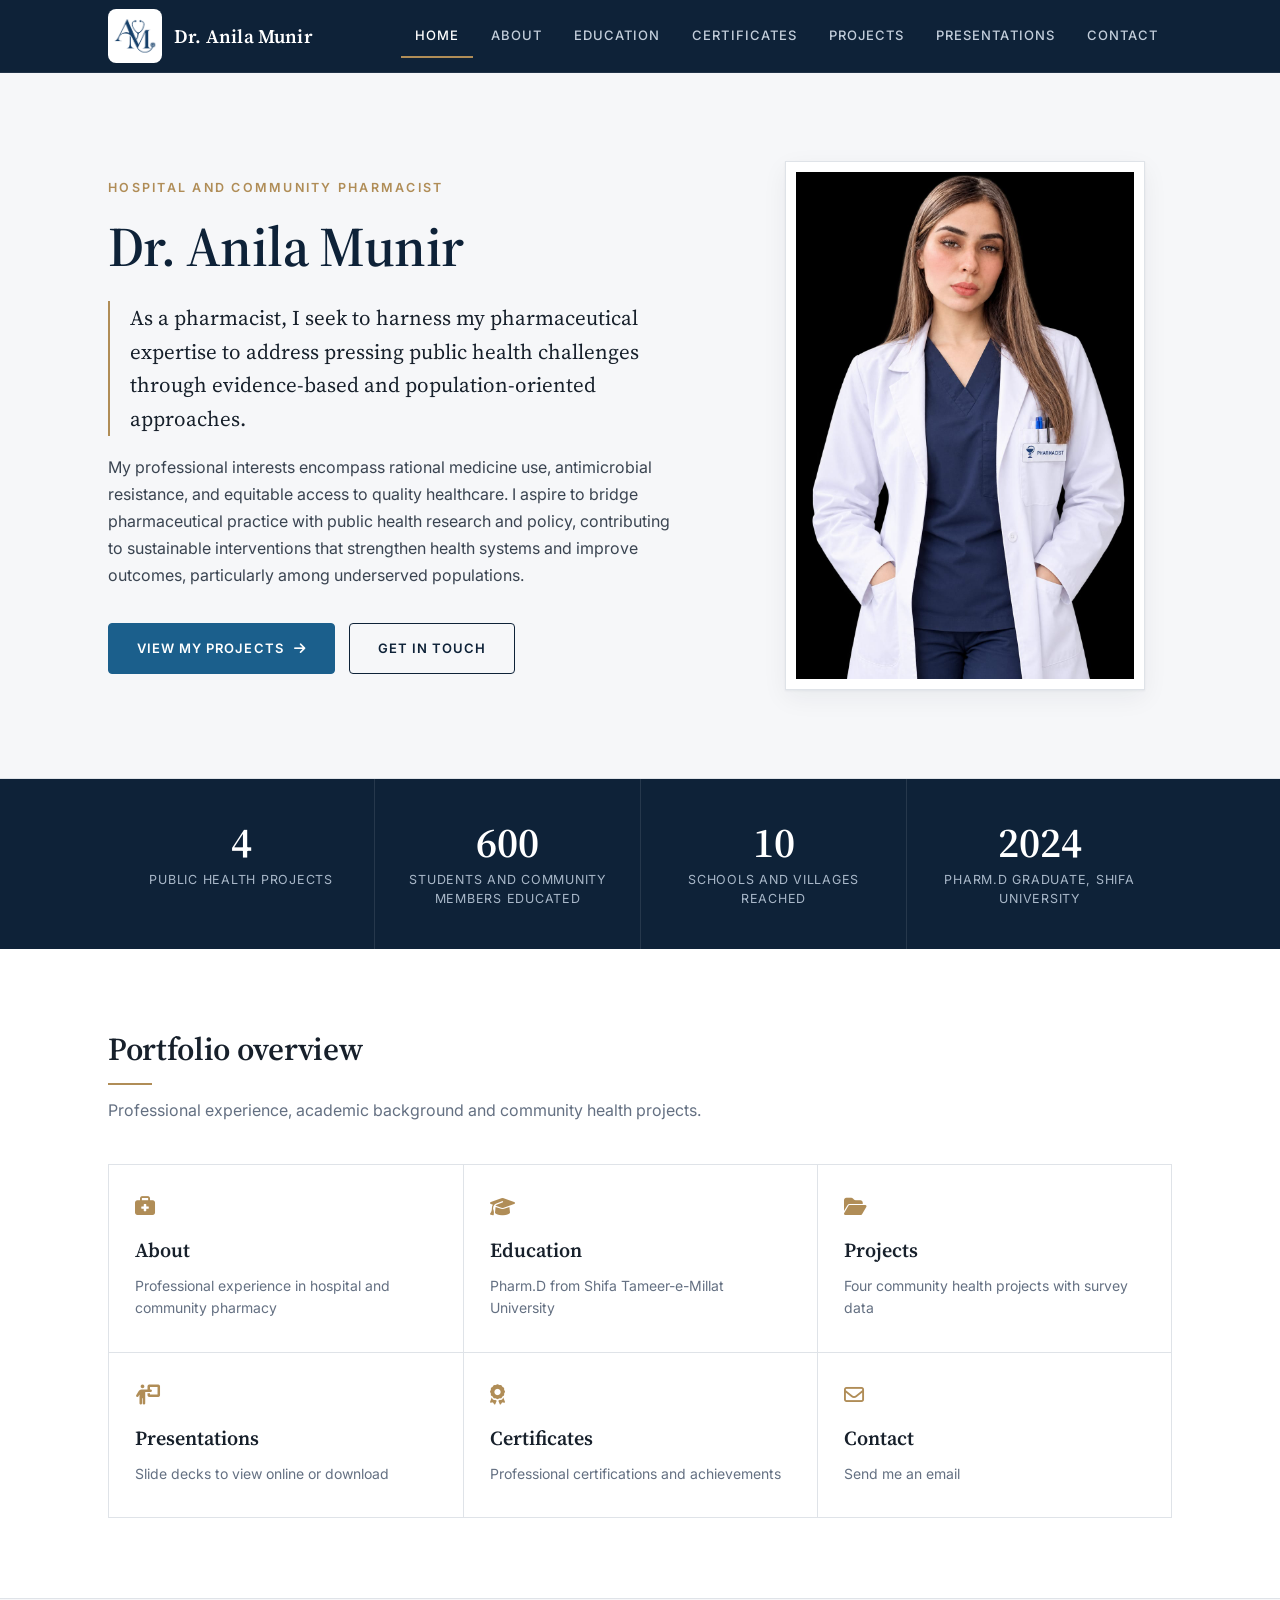
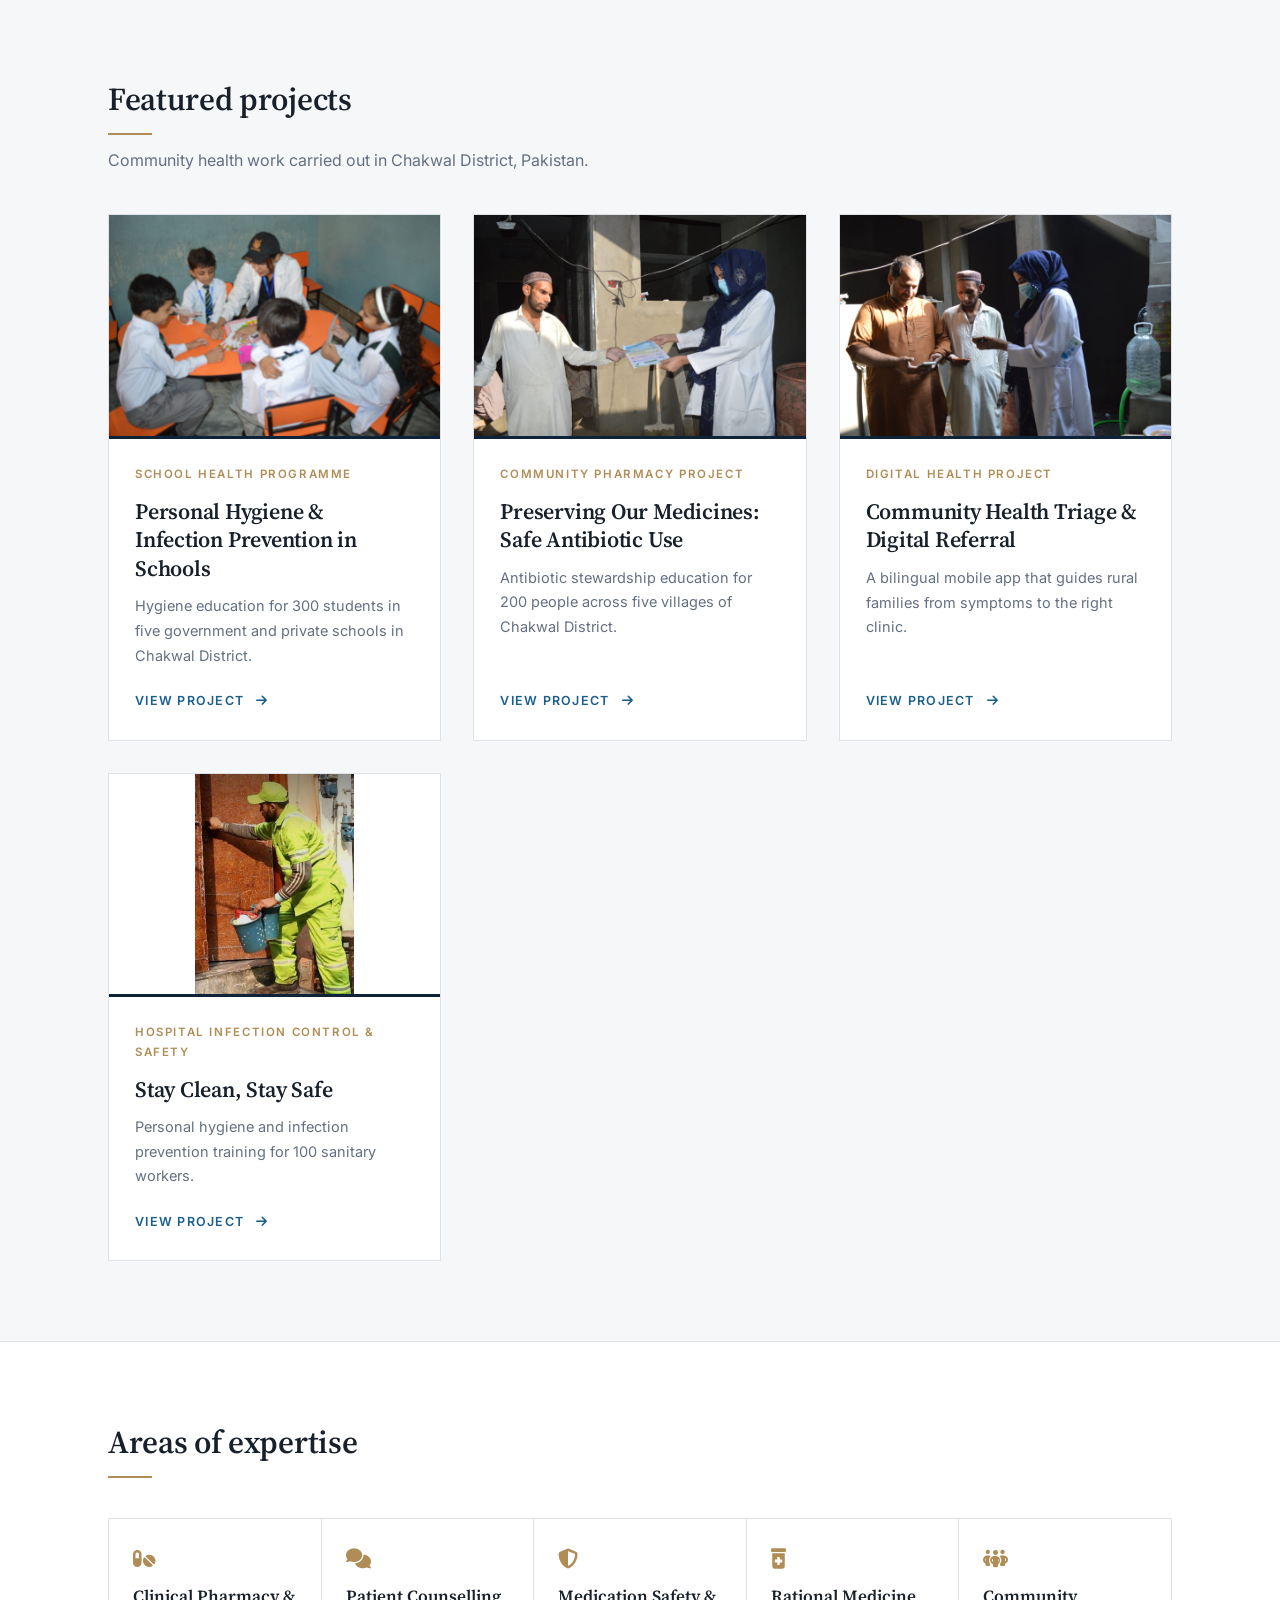
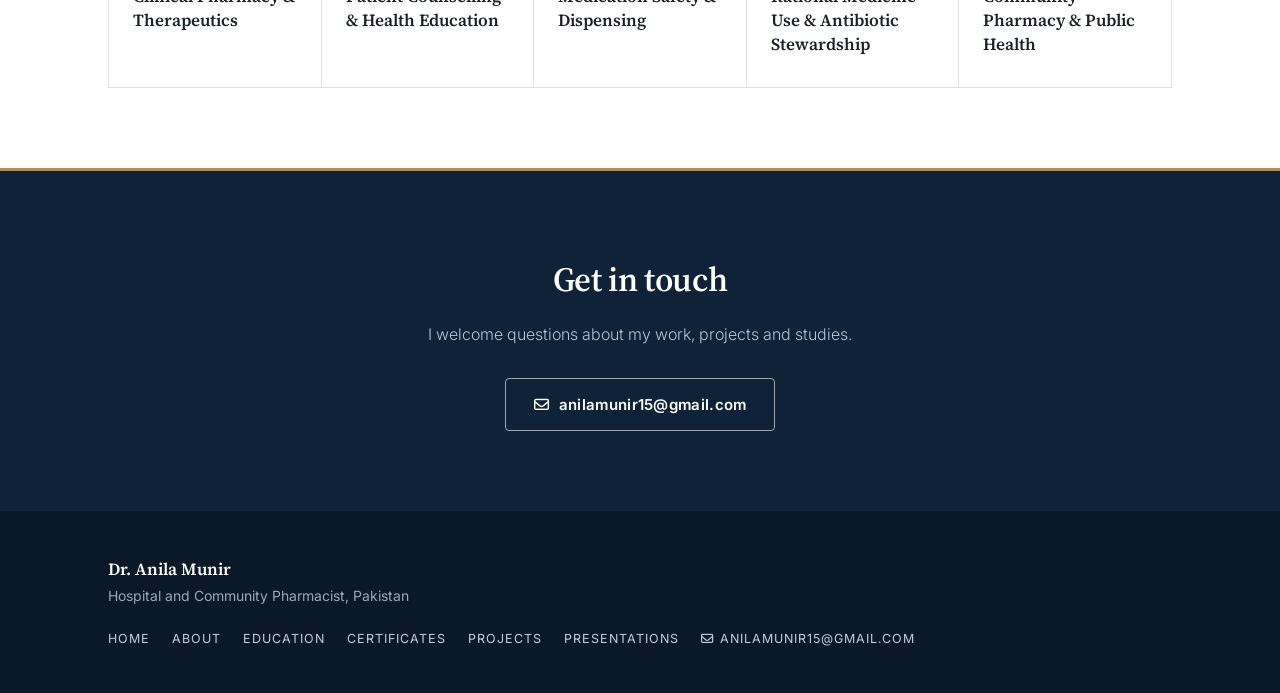
<file: index.html>
<!DOCTYPE html>
<html lang="en">
<head>
    <meta charset="UTF-8">
    <meta name="viewport" content="width=device-width, initial-scale=1.0">
    <title>Dr. Anila Munir - Pharmacist Portfolio</title>
    <meta name="description" content="Portfolio of Dr. Anila Munir, HOSPITAL & COMMUNITY PHARMACIST (Pharm.D): public health projects, education and certificates.">
    <meta name="theme-color" content="#0e2238">
    <link rel="icon" href="favicon.ico" sizes="any">
    <link rel="icon" type="image/png" sizes="32x32" href="favicon-32.png">
    <link rel="apple-touch-icon" href="apple-touch-icon.png">
    <meta property="og:type" content="website">
    <meta property="og:site_name" content="Dr. Anila Munir">
    <meta property="og:title" content="Dr. Anila Munir - Pharmacist Portfolio">
    <meta property="og:description" content="Portfolio of Dr. Anila Munir, HOSPITAL & COMMUNITY PHARMACIST (Pharm.D): public health projects, education and certificates.">
    <meta property="og:image" content="https://YOUR-USERNAME.github.io/YOUR-REPO/og-image.png">
    <meta property="og:image:width" content="1200">
    <meta property="og:image:height" content="630">
    <meta name="twitter:card" content="summary_large_image">
    <meta name="twitter:image" content="https://YOUR-USERNAME.github.io/YOUR-REPO/og-image.png">
    <link rel="stylesheet" href="style.css">
    <link href="https://fonts.googleapis.com/css2?family=Inter:wght@300;400;500;600&family=Source+Serif+4:wght@400;500;600&display=swap" rel="stylesheet">
    <link rel="stylesheet" href="https://cdnjs.cloudflare.com/ajax/libs/font-awesome/6.4.0/css/all.min.css">
</head>
<body>
    <a class="skip-link" href="#main">Skip to content</a>
    <header class="site-header">
        <div class="nav-inner">
            <a class="brand" href="index.html" aria-label="Dr. Anila Munir - home">
                <img class="brand-logo" src="logo.svg" alt="" width="44" height="44">
                <span class="brand-name">Dr. Anila Munir</span>
            </a>
            <button class="nav-toggle" type="button" aria-label="Open menu" aria-expanded="false"><i class="fa-solid fa-bars"></i></button>
            <ul class="nav-links">
                <li><a href="index.html" class="active" aria-current="page">Home</a></li>
                <li><a href="about.html">About</a></li>
                <li><a href="education.html">Education</a></li>
                <li><a href="certificates.html">Certificates</a></li>
                <li><a href="projects.html">Projects</a></li>
                <li><a href="presentations.html">Presentations</a></li>
                <li><a href="index.html#contact">Contact</a></li>
            </ul>
        </div>
    </header>

    <main id="main">
        <section class="home-hero">
            <div class="container home-hero-grid">
                <div>
                    <p class="role">Hospital and Community Pharmacist</p>
                    <h1>Dr. Anila Munir</h1>
                    <p class="lead">As a pharmacist, I seek to harness my pharmaceutical expertise to address pressing public health challenges through evidence-based and population-oriented approaches.</p>
                    <p class="body">My professional interests encompass rational medicine use, antimicrobial resistance, and equitable access to quality healthcare. I aspire to bridge pharmaceutical practice with public health research and policy, contributing to sustainable interventions that strengthen health systems and improve outcomes, particularly among underserved populations.</p>
                    <div class="hero-actions">
                        <a class="btn btn-primary" href="projects.html">View my projects <i class="fa-solid fa-arrow-right"></i></a>
                        <a class="btn btn-ghost" href="#contact">Get in touch</a>
                    </div>
                </div>
                <div class="portrait"><img src="profile.jpg" alt="Portrait of Dr. Anila Munir, pharmacist"></div>
            </div>
        </section>

        <section class="stats" aria-label="Portfolio at a glance">
            <div class="container stats-grid">
                <div class="stat"><strong>4</strong><span>Public health projects</span></div>
                <div class="stat"><strong>600</strong><span>Students and community members educated</span></div>
                <div class="stat"><strong>10</strong><span>Schools and villages reached</span></div>
                <div class="stat"><strong>2024</strong><span>Pharm.D graduate, Shifa University</span></div>
            </div>
        </section>

        <section class="section">
            <div class="container">
                <div class="section-head">
                    <h2>Portfolio overview</h2>
                    <p>Professional experience, academic background and community health projects.</p>
                </div>
                <div class="quick-grid">
                    <a class="quick" href="about.html"><i class="fa-solid fa-briefcase-medical"></i><strong>About</strong><span>Professional experience in hospital and community pharmacy</span></a>
                    <a class="quick" href="education.html"><i class="fa-solid fa-graduation-cap"></i><strong>Education</strong><span>Pharm.D from Shifa Tameer-e-Millat University</span></a>
                    <a class="quick" href="projects.html"><i class="fa-solid fa-folder-open"></i><strong>Projects</strong><span>Four community health projects with survey data</span></a>
                    <a class="quick" href="presentations.html"><i class="fa-solid fa-person-chalkboard"></i><strong>Presentations</strong><span>Slide decks to view online or download</span></a>
                    <a class="quick" href="certificates.html"><i class="fa-solid fa-award"></i><strong>Certificates</strong><span>Professional certifications and achievements</span></a>
                    <a class="quick" href="#contact"><i class="fa-regular fa-envelope"></i><strong>Contact</strong><span>Send me an email</span></a>
                </div>
            </div>
        </section>

        <section class="section soft">
            <div class="container">
                <div class="section-head">
                    <h2>Featured projects</h2>
                    <p>Community health work carried out in Chakwal District, Pakistan.</p>
                </div>
                <div class="project-list">
            <a class="project-card" href="project-hygiene.html">
                <img src="hygiene_session.jpeg" alt="Personal Hygiene and Infection Prevention in Schools">
                <div class="project-body">
                    <span class="project-tag">School health programme</span>
                    <h3 class="project-name">Personal Hygiene &amp; Infection Prevention in Schools</h3>
                    <p class="project-desc">Hygiene education for 300 students in five government and private schools in Chakwal District.</p>
                    <span class="project-click">View project <i class="fa-solid fa-arrow-right"></i></span>
                </div>
            </a>
            <a class="project-card" href="project-antibiotic.html">
                <img src="antibiotic_outreach.jpeg" alt="Preserving Our Medicines: Safe Antibiotic Use">
                <div class="project-body">
                    <span class="project-tag">Community pharmacy project</span>
                    <h3 class="project-name">Preserving Our Medicines: Safe Antibiotic Use</h3>
                    <p class="project-desc">Antibiotic stewardship education for 200 people across five villages of Chakwal District.</p>
                    <span class="project-click">View project <i class="fa-solid fa-arrow-right"></i></span>
                </div>
            </a>
            <a class="project-card" href="project-triage.html">
                <img src="triage_app_field.jpeg" alt="Community Health Triage and Digital Referral">
                <div class="project-body">
                    <span class="project-tag">Digital health project</span>
                    <h3 class="project-name">Community Health Triage &amp; Digital Referral</h3>
                    <p class="project-desc">A bilingual mobile app that guides rural families from symptoms to the right clinic.</p>
                    <span class="project-click">View project <i class="fa-solid fa-arrow-right"></i></span>
                </div>
            </a>
            <a class="project-card" href="project-sanitary.html">
                <img src="saintary.jpeg" alt="Stay Clean, Stay Safe" style="object-fit: contain; background: #fff;">
                <div class="project-body">
                    <span class="project-tag">Hospital Infection Control &amp; Safety</span>
                    <h3 class="project-name">Stay Clean, Stay Safe</h3>
                    <p class="project-desc">Personal hygiene and infection prevention training for 100 sanitary workers.</p>
                    <span class="project-click">View project <i class="fa-solid fa-arrow-right"></i></span>
                </div>
            </a>
                </div>
            </div>
        </section>

        <section class="section">
            <div class="container">
                <div class="section-head">
                    <h2>Areas of expertise</h2>
                </div>
                <div class="expertise-grid">
            <div class="expertise"><i class="fa-solid fa-pills"></i><strong>Clinical Pharmacy &amp; Therapeutics</strong></div>
            <div class="expertise"><i class="fa-solid fa-comments"></i><strong>Patient Counselling &amp; Health Education</strong></div>
            <div class="expertise"><i class="fa-solid fa-shield-halved"></i><strong>Medication Safety &amp; Dispensing</strong></div>
            <div class="expertise"><i class="fa-solid fa-prescription-bottle-medical"></i><strong>Rational Medicine Use &amp; Antibiotic Stewardship</strong></div>
            <div class="expertise"><i class="fa-solid fa-people-group"></i><strong>Community Pharmacy &amp; Public Health</strong></div>
                </div>
            </div>
        </section>

        <section class="contact-band" id="contact">
            <div class="container">
                <h2>Get in touch</h2>
                <p>I welcome questions about my work, projects and studies.</p>
                <a class="btn" href="mailto:anilamunir15@gmail.com"><i class="fa-regular fa-envelope"></i> anilamunir15@gmail.com</a>
            </div>
        </section>
    </main>

    <footer class="site-footer">
        <div class="container footer-inner">
            <div><strong>Dr. Anila Munir</strong><br>Hospital and Community Pharmacist, Pakistan</div>
            <div>
                <a href="index.html">Home</a><a href="about.html">About</a><a href="education.html">Education</a><a href="certificates.html">Certificates</a><a href="projects.html">Projects</a><a href="presentations.html">Presentations</a>
                <a href="mailto:anilamunir15@gmail.com"><i class="fa-regular fa-envelope"></i> anilamunir15@gmail.com</a>
            </div>
        </div>
    </footer>

    <script src="script.js"></script>
</body>
</html>
</file>
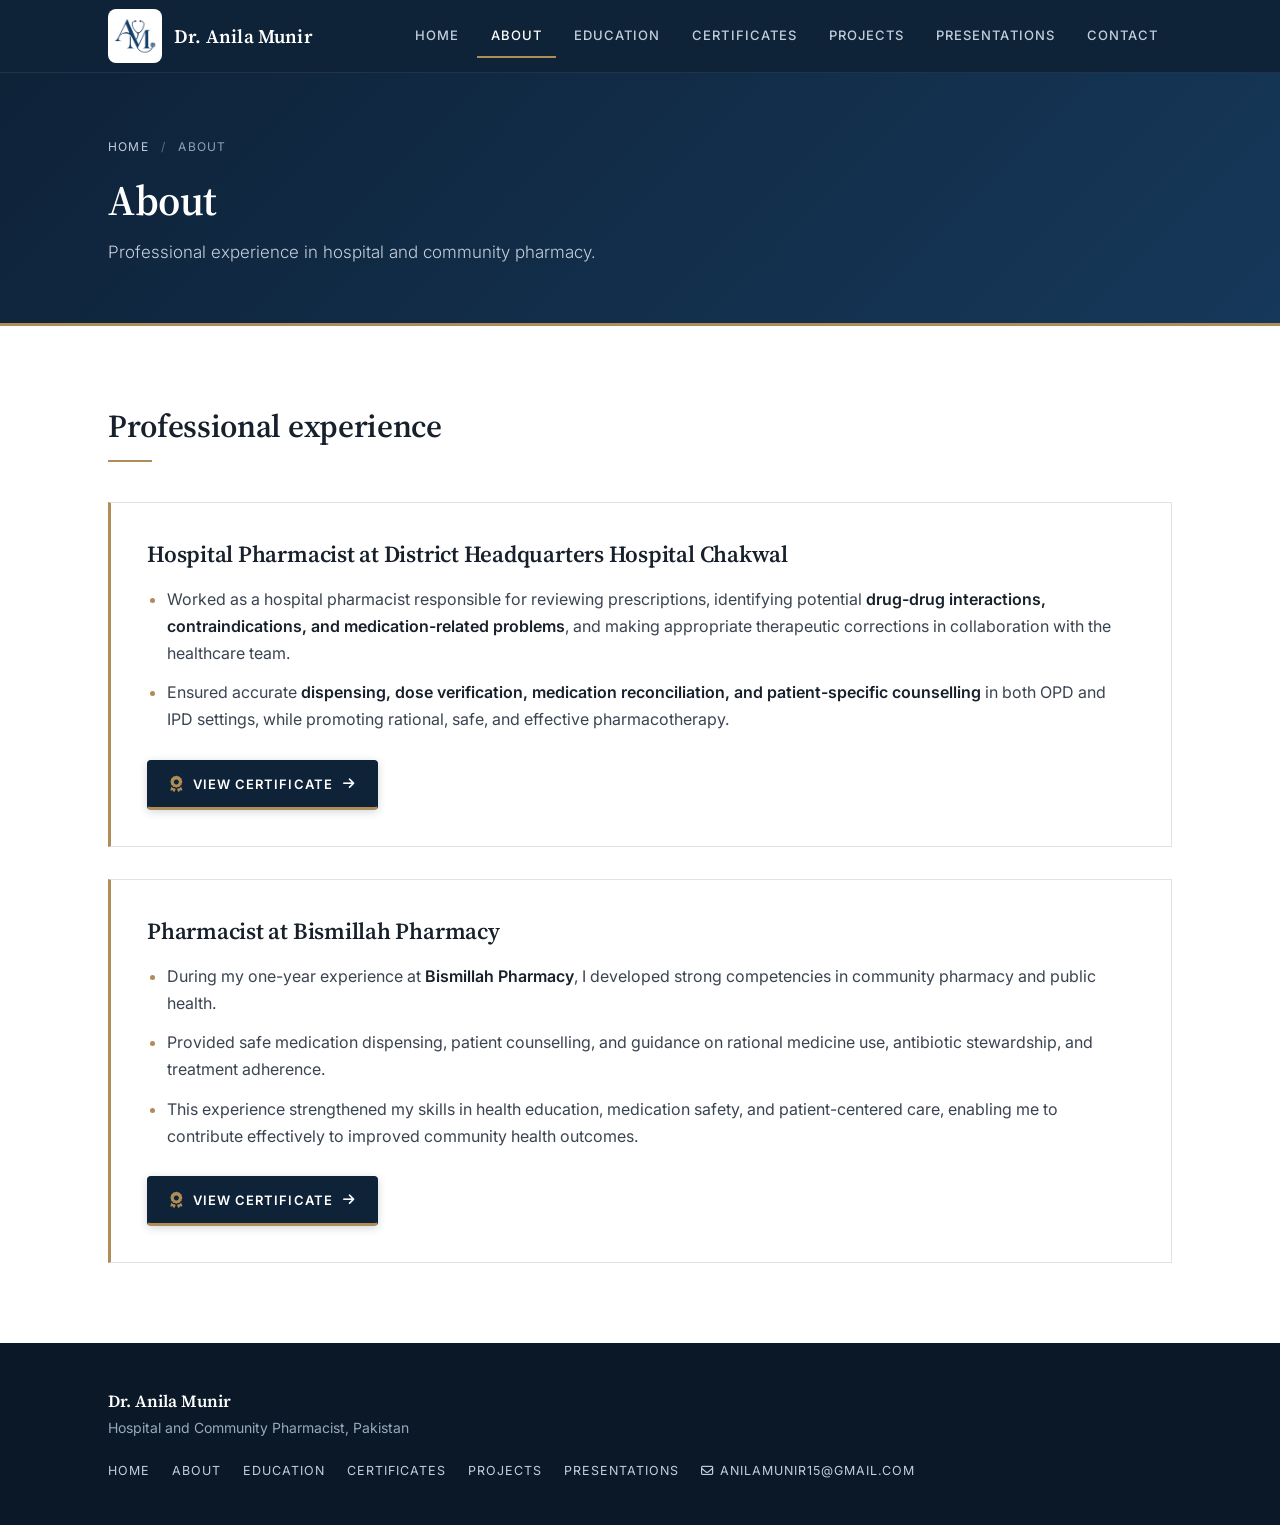
<file: about.html>
<!DOCTYPE html>
<html lang="en">
<head>
    <meta charset="UTF-8">
    <meta name="viewport" content="width=device-width, initial-scale=1.0">
    <title>About - Dr. Anila Munir</title>
    <meta name="description" content="Portfolio of Dr. Anila Munir, HOSPITAL & COMMUNITY PHARMACIST (Pharm.D).">
    <meta name="theme-color" content="#0e2238">
    <link rel="icon" href="favicon.ico" sizes="any">
    <link rel="icon" type="image/png" sizes="32x32" href="favicon-32.png">
    <link rel="apple-touch-icon" href="apple-touch-icon.png">
    <meta property="og:type" content="website">
    <meta property="og:site_name" content="Dr. Anila Munir">
    <meta property="og:title" content="About - Dr. Anila Munir">
    <meta property="og:description" content="Portfolio of Dr. Anila Munir, HOSPITAL & COMMUNITY PHARMACIST (Pharm.D).">
    <meta property="og:image" content="https://YOUR-USERNAME.github.io/YOUR-REPO/og-image.png">
    <meta property="og:image:width" content="1200">
    <meta property="og:image:height" content="630">
    <meta name="twitter:card" content="summary_large_image">
    <meta name="twitter:image" content="https://YOUR-USERNAME.github.io/YOUR-REPO/og-image.png">
    <link rel="stylesheet" href="style.css">
    <link href="https://fonts.googleapis.com/css2?family=Inter:wght@300;400;500;600&family=Source+Serif+4:wght@400;500;600&display=swap" rel="stylesheet">
    <link rel="stylesheet" href="https://cdnjs.cloudflare.com/ajax/libs/font-awesome/6.4.0/css/all.min.css">
</head>
<body>
    <a class="skip-link" href="#main">Skip to content</a>
    <header class="site-header">
        <div class="nav-inner">
            <a class="brand" href="index.html" aria-label="Dr. Anila Munir - home">
                <img class="brand-logo" src="logo.svg" alt="" width="44" height="44">
                <span class="brand-name">Dr. Anila Munir</span>
            </a>
            <button class="nav-toggle" type="button" aria-label="Open menu" aria-expanded="false"><i class="fa-solid fa-bars"></i></button>
            <ul class="nav-links">
                <li><a href="index.html">Home</a></li>
                <li><a href="about.html" class="active" aria-current="page">About</a></li>
                <li><a href="education.html">Education</a></li>
                <li><a href="certificates.html">Certificates</a></li>
                <li><a href="projects.html">Projects</a></li>
                <li><a href="presentations.html">Presentations</a></li>
                <li><a href="index.html#contact">Contact</a></li>
            </ul>
        </div>
    </header>

    <main id="main">
        <section class="page-hero">
            <div class="container">
                <div class="crumbs"><a href="index.html">Home</a> <span>/</span> About</div>
                <h1>About</h1>
                <p>Professional experience in hospital and community pharmacy.</p>
            </div>
        </section>

        <section class="section">
            <div class="container">
                <div class="section-head">
                    <h2>Professional experience</h2>
                </div>
                <div class="exp-list">
                    <article class="exp-row exp-single">
                        <div>
                            <h3>Hospital Pharmacist at District Headquarters Hospital Chakwal</h3>
                            <ul>
                                <li>Worked as a hospital pharmacist responsible for reviewing prescriptions, identifying potential <strong>drug-drug interactions, contraindications, and medication-related problems</strong>, and making appropriate therapeutic corrections in collaboration with the healthcare team.</li>
                                <li>Ensured accurate <strong>dispensing, dose verification, medication reconciliation, and patient-specific counselling</strong> in both OPD and IPD settings, while promoting rational, safe, and effective pharmacotherapy.</li>
                            </ul>
                            <a class="cert-link" href="certificates.html#exp-dhq"><i class="fa-solid fa-award"></i> View certificate <i class="fa-solid fa-arrow-right"></i></a>
                        </div>
                    </article>
                    <article class="exp-row exp-single">
                        <div>
                            <h3>Pharmacist at Bismillah Pharmacy</h3>
                            <ul>
                                <li>During my one-year experience at <strong>Bismillah Pharmacy</strong>, I developed strong competencies in community pharmacy and public health.</li>
                                <li>Provided safe medication dispensing, patient counselling, and guidance on rational medicine use, antibiotic stewardship, and treatment adherence.</li>
                                <li>This experience strengthened my skills in health education, medication safety, and patient-centered care, enabling me to contribute effectively to improved community health outcomes.</li>
                            </ul>
                            <a class="cert-link" href="certificates.html#exp-bismillah"><i class="fa-solid fa-award"></i> View certificate <i class="fa-solid fa-arrow-right"></i></a>
                        </div>
                    </article>
                </div>
            </div>
        </section>
    </main>

    <footer class="site-footer">
        <div class="container footer-inner">
            <div><strong>Dr. Anila Munir</strong><br>Hospital and Community Pharmacist, Pakistan</div>
            <div>
                <a href="index.html">Home</a><a href="about.html">About</a><a href="education.html">Education</a><a href="certificates.html">Certificates</a><a href="projects.html">Projects</a><a href="presentations.html">Presentations</a>
                <a href="mailto:anilamunir15@gmail.com"><i class="fa-regular fa-envelope"></i> anilamunir15@gmail.com</a>
            </div>
        </div>
    </footer>

    <script src="script.js"></script>
</body>
</html>
</file>
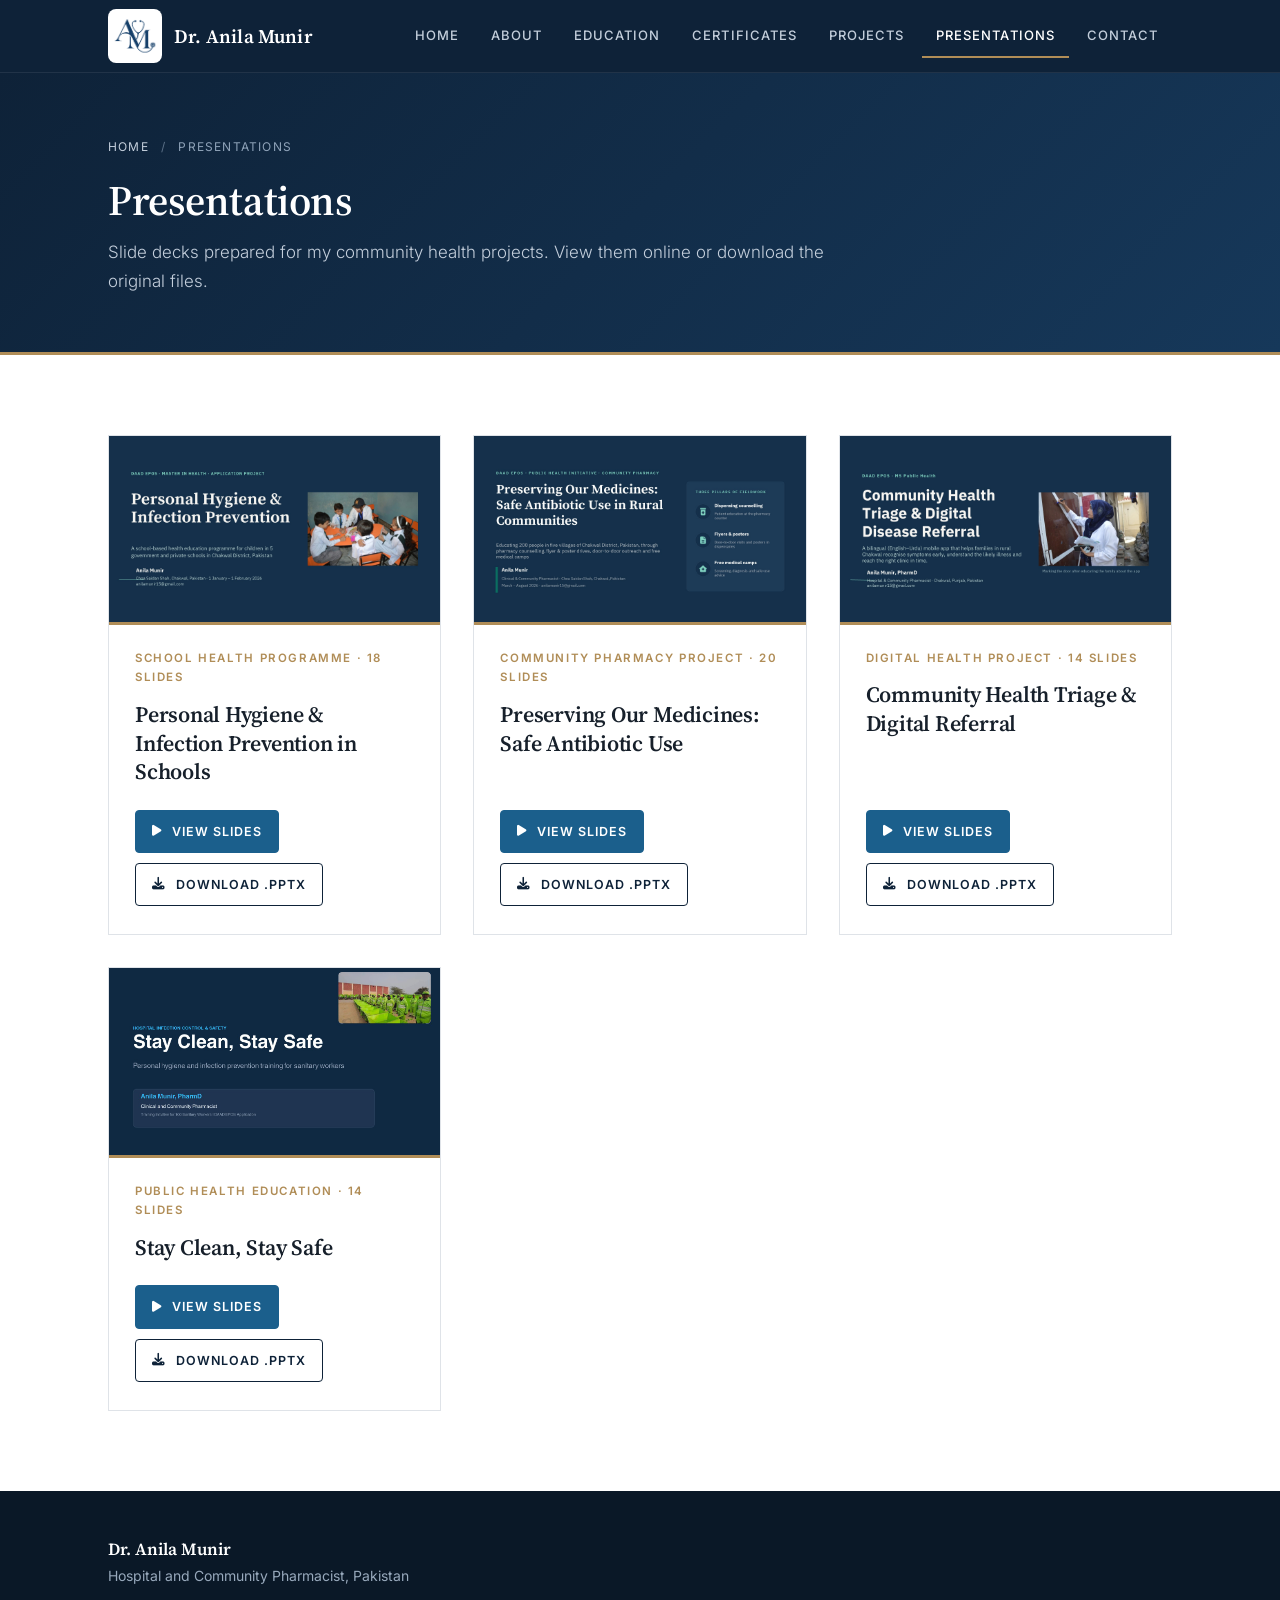
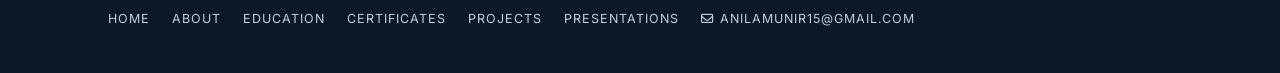
<file: presentations.html>
<!DOCTYPE html>
<html lang="en">
<head>
    <meta charset="UTF-8">
    <meta name="viewport" content="width=device-width, initial-scale=1.0">
    <title>Presentations - Dr. Anila Munir</title>
    <meta name="description" content="Portfolio of Dr. Anila Munir, HOSPITAL & COMMUNITY PHARMACIST (Pharm.D).">
    <meta name="theme-color" content="#0e2238">
    <link rel="icon" href="favicon.ico" sizes="any">
    <link rel="icon" type="image/png" sizes="32x32" href="favicon-32.png">
    <link rel="apple-touch-icon" href="apple-touch-icon.png">
    <meta property="og:type" content="website">
    <meta property="og:site_name" content="Dr. Anila Munir">
    <meta property="og:title" content="Presentations - Dr. Anila Munir">
    <meta property="og:description" content="Portfolio of Dr. Anila Munir, HOSPITAL & COMMUNITY PHARMACIST (Pharm.D).">
    <meta property="og:image" content="https://YOUR-USERNAME.github.io/YOUR-REPO/og-image.png">
    <meta property="og:image:width" content="1200">
    <meta property="og:image:height" content="630">
    <meta name="twitter:card" content="summary_large_image">
    <meta name="twitter:image" content="https://YOUR-USERNAME.github.io/YOUR-REPO/og-image.png">
    <link rel="stylesheet" href="style.css">
    <link href="https://fonts.googleapis.com/css2?family=Inter:wght@300;400;500;600&family=Source+Serif+4:wght@400;500;600&display=swap" rel="stylesheet">
    <link rel="stylesheet" href="https://cdnjs.cloudflare.com/ajax/libs/font-awesome/6.4.0/css/all.min.css">
</head>
<body>
    <a class="skip-link" href="#main">Skip to content</a>
    <header class="site-header">
        <div class="nav-inner">
            <a class="brand" href="index.html" aria-label="Dr. Anila Munir - home">
                <img class="brand-logo" src="logo.svg" alt="" width="44" height="44">
                <span class="brand-name">Dr. Anila Munir</span>
            </a>
            <button class="nav-toggle" type="button" aria-label="Open menu" aria-expanded="false"><i class="fa-solid fa-bars"></i></button>
            <ul class="nav-links">
                <li><a href="index.html">Home</a></li>
                <li><a href="about.html">About</a></li>
                <li><a href="education.html">Education</a></li>
                <li><a href="certificates.html">Certificates</a></li>
                <li><a href="projects.html">Projects</a></li>
                <li><a href="presentations.html" class="active" aria-current="page">Presentations</a></li>
                <li><a href="index.html#contact">Contact</a></li>
            </ul>
        </div>
    </header>

    <main id="main">
        <section class="page-hero">
            <div class="container">
                <div class="crumbs"><a href="index.html">Home</a> <span>/</span> Presentations</div>
                <h1>Presentations</h1>
                <p>Slide decks prepared for my community health projects. View them online or download the original files.</p>
            </div>
        </section>
        <section class="section">
            <div class="container">
                <div class="deck-grid">
                    <article class="deck-card">
                        <a class="deck-thumb" href="project-hygiene.html#deck" aria-label="View slides: Personal Hygiene &amp; Infection Prevention in Schools"><img src="project_files/slides/slide-01.jpg" alt="Title slide of Personal Hygiene &amp; Infection Prevention in Schools" loading="lazy"></a>
                        <div class="deck-body">
                            <span class="project-tag">School health programme &middot; 18 slides</span>
                            <h3 class="project-name">Personal Hygiene &amp; Infection Prevention in Schools</h3>
                            <div class="deck-actions">
                                <a class="btn btn-primary btn-sm" href="project-hygiene.html#deck"><i class="fa-solid fa-play"></i> View slides</a>
                                <a class="btn btn-ghost btn-sm" href="project_files/hygiene_presentation.pptx" download><i class="fa-solid fa-download"></i> Download .pptx</a>
                            </div>
                        </div>
                    </article>
                    <article class="deck-card">
                        <a class="deck-thumb" href="project-antibiotic.html#deck" aria-label="View slides: Preserving Our Medicines: Safe Antibiotic Use"><img src="project_files/antibiotic/slides/slide-01.jpg" alt="Title slide of Preserving Our Medicines: Safe Antibiotic Use" loading="lazy"></a>
                        <div class="deck-body">
                            <span class="project-tag">Community pharmacy project &middot; 20 slides</span>
                            <h3 class="project-name">Preserving Our Medicines: Safe Antibiotic Use</h3>
                            <div class="deck-actions">
                                <a class="btn btn-primary btn-sm" href="project-antibiotic.html#deck"><i class="fa-solid fa-play"></i> View slides</a>
                                <a class="btn btn-ghost btn-sm" href="project_files/antibiotic/antibiotic_presentation.pptx" download><i class="fa-solid fa-download"></i> Download .pptx</a>
                            </div>
                        </div>
                    </article>
                    <article class="deck-card">
                        <a class="deck-thumb" href="project-triage.html#deck" aria-label="View slides: Community Health Triage &amp; Digital Referral"><img src="project_files/triage/slides/slide-01.jpg" alt="Title slide of Community Health Triage &amp; Digital Referral" loading="lazy"></a>
                        <div class="deck-body">
                            <span class="project-tag">Digital health project &middot; 14 slides</span>
                            <h3 class="project-name">Community Health Triage &amp; Digital Referral</h3>
                            <div class="deck-actions">
                                <a class="btn btn-primary btn-sm" href="project-triage.html#deck"><i class="fa-solid fa-play"></i> View slides</a>
                                <a class="btn btn-ghost btn-sm" href="project_files/triage/triage_presentation.pptx" download><i class="fa-solid fa-download"></i> Download .pptx</a>
                            </div>
                        </div>
</article>
                    <article class="deck-card">
                        <a class="deck-thumb" href="project-sanitary.html#deck" aria-label="View slides: Stay Clean, Stay Safe"><img src="project_files/sanitary_workers/slides/slide-01.jpg" alt="Title slide of Stay Clean, Stay Safe" loading="lazy"></a>
                        <div class="deck-body">
                            <span class="project-tag">Public health education &middot; 14 slides</span>
                            <h3 class="project-name">Stay Clean, Stay Safe</h3>
                            <div class="deck-actions">
                                <a class="btn btn-primary btn-sm" href="project-sanitary.html#deck"><i class="fa-solid fa-play"></i> View slides</a>
                                <a class="btn btn-ghost btn-sm" href="project_files/sanitary_workers/Educating Sanitary Workers.pptx" download><i class="fa-solid fa-download"></i> Download .pptx</a>
                            </div>
                        </div>
                    </article>
                </div>
            </div>
        </section>
    </main>

    <footer class="site-footer">
        <div class="container footer-inner">
            <div><strong>Dr. Anila Munir</strong><br>Hospital and Community Pharmacist, Pakistan</div>
            <div>
                <a href="index.html">Home</a><a href="about.html">About</a><a href="education.html">Education</a><a href="certificates.html">Certificates</a><a href="projects.html">Projects</a><a href="presentations.html">Presentations</a>
                <a href="mailto:anilamunir15@gmail.com"><i class="fa-regular fa-envelope"></i> anilamunir15@gmail.com</a>
            </div>
        </div>
    </footer>

    <script src="script.js"></script>
</body>
</html>
</file>
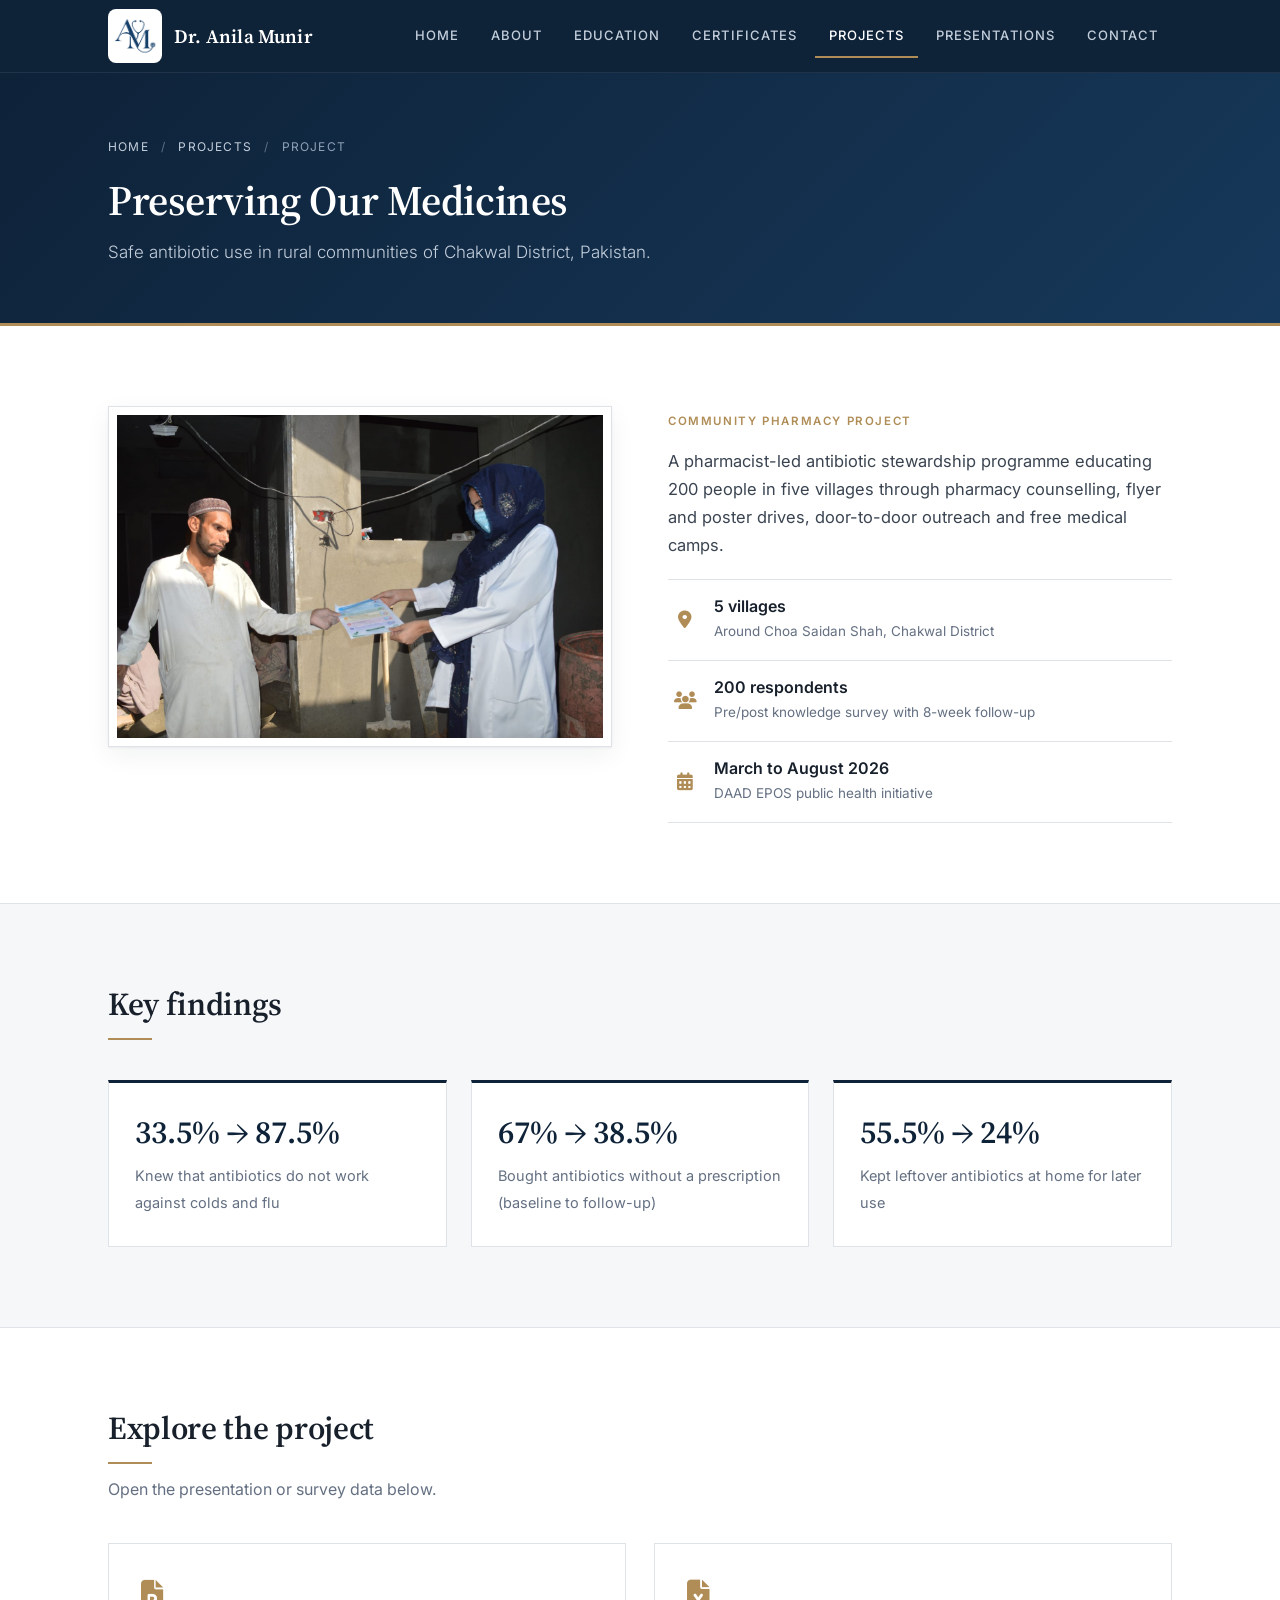
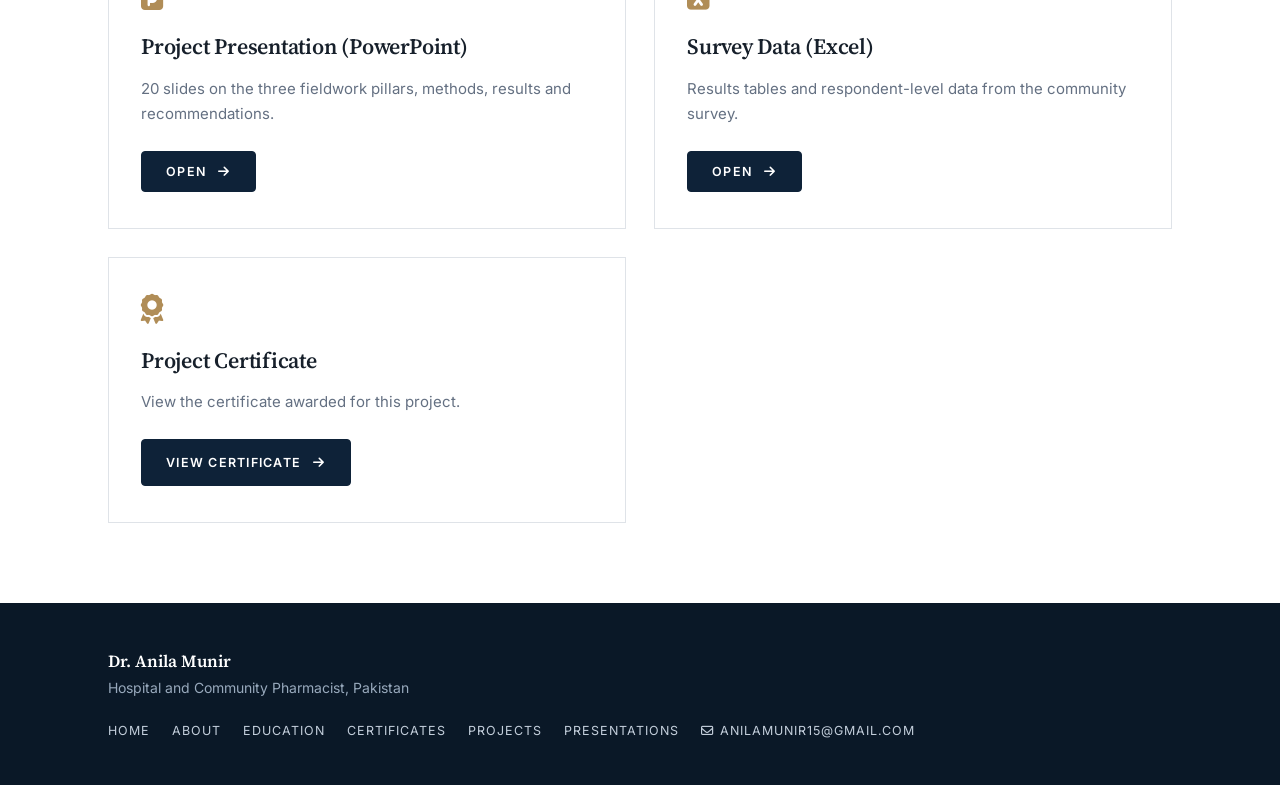
<file: project-antibiotic.html>
<!DOCTYPE html>
<html lang="en">
<head>
    <meta charset="UTF-8">
    <meta name="viewport" content="width=device-width, initial-scale=1.0">
    <title>Preserving Our Medicines - Dr. Anila Munir</title>
    <meta name="description" content="Portfolio of Dr. Anila Munir, HOSPITAL & COMMUNITY PHARMACIST (Pharm.D).">
    <meta name="theme-color" content="#0e2238">
    <link rel="icon" href="favicon.ico" sizes="any">
    <link rel="icon" type="image/png" sizes="32x32" href="favicon-32.png">
    <link rel="apple-touch-icon" href="apple-touch-icon.png">
    <meta property="og:type" content="website">
    <meta property="og:site_name" content="Dr. Anila Munir">
    <meta property="og:title" content="Preserving Our Medicines - Dr. Anila Munir">
    <meta property="og:description" content="Portfolio of Dr. Anila Munir, HOSPITAL & COMMUNITY PHARMACIST (Pharm.D).">
    <meta property="og:image" content="https://YOUR-USERNAME.github.io/YOUR-REPO/og-image.png">
    <meta property="og:image:width" content="1200">
    <meta property="og:image:height" content="630">
    <meta name="twitter:card" content="summary_large_image">
    <meta name="twitter:image" content="https://YOUR-USERNAME.github.io/YOUR-REPO/og-image.png">
    <link rel="stylesheet" href="style.css">
    <link href="https://fonts.googleapis.com/css2?family=Inter:wght@300;400;500;600&family=Source+Serif+4:wght@400;500;600&display=swap" rel="stylesheet">
    <link rel="stylesheet" href="https://cdnjs.cloudflare.com/ajax/libs/font-awesome/6.4.0/css/all.min.css">
</head>
<body>
    <a class="skip-link" href="#main">Skip to content</a>
    <header class="site-header">
        <div class="nav-inner">
            <a class="brand" href="index.html" aria-label="Dr. Anila Munir - home">
                <img class="brand-logo" src="logo.svg" alt="" width="44" height="44">
                <span class="brand-name">Dr. Anila Munir</span>
            </a>
            <button class="nav-toggle" type="button" aria-label="Open menu" aria-expanded="false"><i class="fa-solid fa-bars"></i></button>
            <ul class="nav-links">
                <li><a href="index.html">Home</a></li>
                <li><a href="about.html">About</a></li>
                <li><a href="education.html">Education</a></li>
                <li><a href="certificates.html">Certificates</a></li>
                <li><a href="projects.html" class="active" aria-current="page">Projects</a></li>
                <li><a href="presentations.html">Presentations</a></li>
                <li><a href="index.html#contact">Contact</a></li>
            </ul>
        </div>
    </header>

    <main id="main">
        <section class="page-hero">
            <div class="container">
                <div class="crumbs"><a href="index.html">Home</a> <span>/</span> <a href="projects.html">Projects</a> <span>/</span> Project</div>
                <h1>Preserving Our Medicines</h1>
                <p>Safe antibiotic use in rural communities of Chakwal District, Pakistan.</p>
            </div>
        </section>

        <section class="section">
            <div class="container detail-intro">
                <figure class="detail-photo"><img src="antibiotic_outreach.jpeg" alt="Preserving Our Medicines: Safe Antibiotic Use"></figure>
                <div class="detail-text">
                    <span class="project-tag">Community pharmacy project</span>
                    <p>A pharmacist-led antibiotic stewardship programme educating 200 people in five villages through pharmacy counselling, flyer and poster drives, door-to-door outreach and free medical camps.</p>
                    <div class="facts">
                        <div class="fact"><i class="fa-solid fa-location-dot"></i><div><strong>5 villages</strong><span>Around Choa Saidan Shah, Chakwal District</span></div></div>
                        <div class="fact"><i class="fa-solid fa-users"></i><div><strong>200 respondents</strong><span>Pre/post knowledge survey with 8-week follow-up</span></div></div>
                        <div class="fact"><i class="fa-solid fa-calendar-days"></i><div><strong>March to August 2026</strong><span>DAAD EPOS public health initiative</span></div></div>
                    </div>
                </div>
            </div>
        </section>

        <section class="section soft">
            <div class="container">
                <div class="section-head"><h2>Key findings</h2></div>
                <div class="results">
                    <div class="result"><strong>33.5% &rarr; 87.5%</strong><span>Knew that antibiotics do not work against colds and flu</span></div>
                    <div class="result"><strong>67% &rarr; 38.5%</strong><span>Bought antibiotics without a prescription (baseline to follow-up)</span></div>
                    <div class="result"><strong>55.5% &rarr; 24%</strong><span>Kept leftover antibiotics at home for later use</span></div>
                </div>
            </div>
        </section>

        <section class="section">
            <div class="container">
                <div class="section-head">
                    <h2>Explore the project</h2>
                    <p>Open the presentation or survey data below.</p>
                </div>
                <div class="open-grid">
                    <div class="open-card">
                        <i class="fa-solid fa-file-powerpoint open-icon"></i>
                        <h3>Project Presentation (PowerPoint)</h3>
                        <p>20 slides on the three fieldwork pillars, methods, results and recommendations.</p>
                        <button type="button" class="open-btn" data-open="deck">Open <i class="fa-solid fa-arrow-right"></i></button>
                    </div>
                    <div class="open-card">
                        <i class="fa-solid fa-file-excel open-icon"></i>
                        <h3>Survey Data (Excel)</h3>
                        <p>Results tables and respondent-level data from the community survey.</p>
                        <button type="button" class="open-btn" data-open="data">Open <i class="fa-solid fa-arrow-right"></i></button>
                    </div>
                    <div class="open-card">
                        <i class="fa-solid fa-award open-icon"></i>
                        <h3>Project Certificate</h3>
                        <p>View the certificate awarded for this project.</p>
                        <a href="certificates.html#antibiotic-certificate" class="open-btn" style="text-decoration: none; display: inline-block; text-align: center; box-sizing: border-box;">View Certificate <i class="fa-solid fa-arrow-right"></i></a>
                    </div>
                </div>

                <div class="viewer" id="deck" data-total="20" data-folder="project_files/antibiotic" hidden>
                    <div class="viewer-bar">
                        <h2>Project Presentation (PowerPoint)</h2>
                        <div class="viewer-actions">
                            <a href="#" id="fs-btn"><i class="fa-solid fa-expand"></i> Full screen</a>
                            <a href="project_files/antibiotic/antibiotic_presentation.pptx" download><i class="fa-solid fa-download"></i> Download PowerPoint</a>
                        </div>
                    </div>
                    <div class="slide-stage" id="slide-stage">
                        <button type="button" class="slide-nav prev" aria-label="Previous slide"><i class="fa-solid fa-chevron-left"></i></button>
                        <img id="slide-img" src="project_files/antibiotic/slides/slide-01.jpg" alt="Slide 1 of 20">
                        <button type="button" class="slide-nav next" aria-label="Next slide"><i class="fa-solid fa-chevron-right"></i></button>
                    </div>
                    <p class="slide-count"><span id="slide-num">1</span> / 20</p>
                </div>

                <div class="viewer" id="data" hidden>
                    <div class="viewer-bar">
                        <h2>Survey Data</h2>
                        <div class="viewer-actions"><a href="project_files/antibiotic/antibiotic_survey_data.xlsx" download><i class="fa-solid fa-download"></i> Download Excel file</a></div>
                    </div>
                    <div class="xl-tabs"><button type="button" class="xl-tab active" data-sheet="s0">Read Me</button><button type="button" class="xl-tab" data-sheet="s1">Knowledge Results</button><button type="button" class="xl-tab" data-sheet="s2">Practice Results</button><button type="button" class="xl-tab" data-sheet="s3">Demographics</button><button type="button" class="xl-tab" data-sheet="s4">Chart Data</button><button type="button" class="xl-tab" data-sheet="s5">Survey Data</button></div>
            <div class="xl-wrap"><div class="xl-pane active" id="s0"><table class="xl"><tr class="xl-title"><td colspan="8">Community Antibiotic Stewardship Survey - 200 respondents</td></tr><tr class="gap"><td>&nbsp;</td></tr><tr><td><strong>Programme</strong></td><td>Preserving Our Medicines: Safe Antibiotic Use in Rural Communities (DAAD EPOS Public Health Initiative)</td></tr><tr><td><strong>Lead</strong></td><td>Anila Munir, Hospital and Community Pharmacist</td></tr><tr><td><strong>Setting</strong></td><td>Five villages around Choa Saidan Shah, Chakwal District, Pakistan</td></tr><tr><td><strong>Design</strong></td><td>Pre/post survey. Each respondent answered the same 8-item knowledge questionnaire before the education contact and again after it. Five self-reported practice questions (last 3 months) were asked at baseline and repeated at the 8-week follow-up.</td></tr><tr><td><strong>Contact points</strong></td><td>Pharmacy counter counselling, door-to-door flyer visits, free medical camps</td></tr><tr><td><strong>Scoring</strong></td><td>Knowledge items: 1 = correct answer, 0 = incorrect. Practice items: 1 = reported the risky practice, 0 = did not.</td></tr><tr><td><strong>How to use</strong></td><td>Sheet &#x27;Survey Data&#x27; holds one row per respondent (blue text = raw survey entries you can overwrite). Every other sheet is formula-driven and updates automatically when the data change.</td></tr><tr><td><strong>Data status</strong></td><td>IMPORTANT: The respondent-level data in &#x27;Survey Data&#x27; are ILLUSTRATIVE placeholder values generated to demonstrate the analysis. Replace them with the real questionnaire entries before reporting results.</td></tr><tr><td><strong>Chart link</strong></td><td>The &#x27;Knowledge Results&#x27; and &#x27;Practice Results&#x27; tables are the source of the two charts in the PowerPoint presentation.</td></tr><tr class="gap"><td>&nbsp;</td></tr><tr class="xl-sec"><td colspan="8">Legend</td></tr><tr><td><strong>Blue text</strong></td><td>Raw survey entry - edit these</td></tr><tr><td><strong>Black text</strong></td><td>Formula - do not edit</td></tr></table></div><div class="xl-pane" id="s1"><table class="xl"><tr class="xl-title"><td colspan="8">Knowledge questionnaire - correct answers before and after education</td></tr><tr class="xl-sec"><td colspan="8">All figures are formulas referencing &#x27;Survey Data&#x27;. n = number of respondents.</td></tr><tr><td>n =</td><td class=num>200</td></tr><tr class="gap"><td>&nbsp;</td></tr><tr class="xl-head"><th>Item</th><th>Statement (correct answer = agree)</th><th>Correct before (n)</th><th>Correct before (%)</th><th>Correct after (n)</th><th>Correct after (%)</th><th>Change (pp)</th></tr><tr><td>Viral illness</td><td>Antibiotics do not work against flu, colds or seasonal viral fever</td><td class=num>67</td><td class=num>33.5%</td><td class=num>175</td><td class=num>87.5%</td><td class=num>54</td></tr><tr><td>Finish course</td><td>The full course must be completed even when you feel better</td><td class=num>86</td><td class=num>43.0%</td><td class=num>184</td><td class=num>92.0%</td><td class=num>49</td></tr><tr><td>No leftovers</td><td>Leftover antibiotics should not be saved for later use</td><td class=num>67</td><td class=num>33.5%</td><td class=num>167</td><td class=num>83.5%</td><td class=num>50</td></tr><tr><td>No sharing</td><td>Antibiotics must never be shared with family members</td><td class=num>77</td><td class=num>38.5%</td><td class=num>185</td><td class=num>92.5%</td><td class=num>54</td></tr><tr><td>Consult first</td><td>Antibiotics should only be taken after consulting a health worker</td><td class=num>114</td><td class=num>57.0%</td><td class=num>191</td><td class=num>95.5%</td><td class=num>38.5</td></tr><tr><td>Livestock use</td><td>Human antibiotics should not be given to farm animals without a vet</td><td class=num>52</td><td class=num>26.0%</td><td class=num>168</td><td class=num>84.0%</td><td class=num>58</td></tr><tr><td>What resistance is</td><td>Resistance means the bacteria become immune, not the person</td><td class=num>51</td><td class=num>25.5%</td><td class=num>165</td><td class=num>82.5%</td><td class=num>57</td></tr><tr><td>Hygiene prevents</td><td>Clean water and hygiene prevent infections and reduce antibiotic need</td><td class=num>117</td><td class=num>58.5%</td><td class=num>193</td><td class=num>96.5%</td><td class=num>38</td></tr><tr><td>All items</td><td>Overall share of correct answers</td><td class=num>631</td><td class=num>39.4%</td><td class=num>1428</td><td class=num>89.2%</td><td class=num>49.81</td></tr><tr class="gap"><td>&nbsp;</td></tr><tr class="xl-sec"><td colspan="8">Summary statistics</td></tr><tr><td>Mean score before (of 8)</td><td class=num>3.15</td></tr><tr><td>Mean score after (of 8)</td><td class=num>7.14</td></tr><tr><td>Mean improvement (points)</td><td class=num>3.98</td></tr><tr><td>Respondents whose score improved (n)</td><td class=num>199</td></tr><tr><td>Respondents whose score improved (%)</td><td class=num>0.99</td></tr><tr><td>Scored 6 or more of 8 - before (%)</td><td class=num>0.04</td></tr><tr><td>Scored 6 or more of 8 - after (%)</td><td class=num>0.94</td></tr><tr><td>Median score before</td><td class=num>3</td></tr><tr><td>Median score after</td><td class=num>7</td></tr><tr><td>Std. deviation before</td><td class=num>1.33</td></tr><tr><td>Std. deviation after</td><td class=num>0.86</td></tr></table></div><div class="xl-pane" id="s2"><table class="xl"><tr class="xl-title"><td colspan="8">Self-reported antibiotic practices - baseline vs 8-week follow-up</td></tr><tr class="xl-sec"><td colspan="8">Share of respondents reporting each risky practice in the previous 3 months. Lower is better.</td></tr><tr><td>n =</td><td class=num>200</td></tr><tr class="gap"><td>&nbsp;</td></tr><tr class="xl-head"><th>Practice</th><th>Question</th><th>Reported at baseline (n)</th><th>Baseline (%)</th><th>Reported at follow-up (n)</th><th>Follow-up (%)</th><th>Change (pp)</th><th>Relative reduction</th></tr><tr><td>OTC purchase</td><td>Bought antibiotics without a prescription</td><td class=num>134</td><td class=num>67.0%</td><td class=num>77</td><td class=num>38.5%</td><td class=num>-28.5</td><td class=num>42.5%</td></tr><tr><td>Stopped early</td><td>Stopped an antibiotic course early once symptoms eased</td><td class=num>106</td><td class=num>53.0%</td><td class=num>50</td><td class=num>25.0%</td><td class=num>-28</td><td class=num>52.8%</td></tr><tr><td>Kept leftovers</td><td>Kept leftover antibiotics at home for later</td><td class=num>111</td><td class=num>55.5%</td><td class=num>48</td><td class=num>24.0%</td><td class=num>-31.5</td><td class=num>56.8%</td></tr><tr><td>Shared doses</td><td>Gave leftover antibiotics to a family member</td><td class=num>79</td><td class=num>39.5%</td><td class=num>25</td><td class=num>12.5%</td><td class=num>-27</td><td class=num>68.4%</td></tr><tr><td>Animal use</td><td>Gave human antibiotics to livestock (households with animals)</td><td class=num>54</td><td class=num>27.0%</td><td class=num>22</td><td class=num>11.0%</td><td class=num>-16</td><td class=num>59.3%</td></tr><tr><td>Any risky practice</td><td>Respondents reporting at least one of the five practices</td><td class=num>196</td><td class=num>98.0%</td><td class=num>144</td><td class=num>72.0%</td><td class=num>-26</td><td class=num>26.5%</td></tr></table></div><div class="xl-pane" id="s3"><table class="xl"><tr class="xl-title"><td colspan="8">Respondent profile and results by group</td></tr><tr class="gap"><td>&nbsp;</td></tr><tr><td>n =</td><td class=num>200</td></tr><tr class="gap"><td>&nbsp;</td></tr><tr class="xl-head"><th>Group</th><th>Category</th><th>Respondents (n)</th><th>Share (%)</th><th>Mean score before</th><th>Mean score after</th><th>Gain (points)</th></tr><tr><td>Sex</td><td>Female</td><td class=num>105</td><td class=num>52.5%</td><td class=num>3.1</td><td class=num>7.04</td><td class=num>3.93</td></tr><tr><td>Sex</td><td>Male</td><td class=num>95</td><td class=num>47.5%</td><td class=num>3.21</td><td class=num>7.25</td><td class=num>4.04</td></tr><tr class="gap"><td>&nbsp;</td></tr><tr><td>Age group</td><td>18-30</td><td class=num>53</td><td class=num>26.5%</td><td class=num>3.43</td><td class=num>7.17</td><td class=num>3.74</td></tr><tr><td>Age group</td><td>31-45</td><td class=num>80</td><td class=num>40.0%</td><td class=num>3.34</td><td class=num>7.25</td><td class=num>3.91</td></tr><tr><td>Age group</td><td>46-60</td><td class=num>45</td><td class=num>22.5%</td><td class=num>2.64</td><td class=num>7.07</td><td class=num>4.42</td></tr><tr><td>Age group</td><td>60+</td><td class=num>22</td><td class=num>11.0%</td><td class=num>2.86</td><td class=num>6.82</td><td class=num>3.95</td></tr><tr class="gap"><td>&nbsp;</td></tr><tr><td>Contact point</td><td>Pharmacy counter</td><td class=num>93</td><td class=num>46.5%</td><td class=num>3.11</td><td class=num>7.13</td><td class=num>4.02</td></tr><tr><td>Contact point</td><td>Door-to-door visit</td><td class=num>60</td><td class=num>30.0%</td><td class=num>3.22</td><td class=num>7.1</td><td class=num>3.88</td></tr><tr><td>Contact point</td><td>Free medical camp</td><td class=num>47</td><td class=num>23.5%</td><td class=num>3.17</td><td class=num>7.21</td><td class=num>4.04</td></tr><tr class="gap"><td>&nbsp;</td></tr><tr><td>Village</td><td>Choa Saidan Shah</td><td class=num>50</td><td class=num>25.0%</td><td class=num>3.14</td><td class=num>6.88</td><td class=num>3.74</td></tr><tr><td>Village</td><td>Saloi</td><td class=num>38</td><td class=num>19.0%</td><td class=num>2.97</td><td class=num>7.34</td><td class=num>4.37</td></tr><tr><td>Village</td><td>Dalwal</td><td class=num>44</td><td class=num>22.0%</td><td class=num>3.14</td><td class=num>7.07</td><td class=num>3.93</td></tr><tr><td>Village</td><td>Basharat</td><td class=num>31</td><td class=num>15.5%</td><td class=num>3.23</td><td class=num>7.06</td><td class=num>3.84</td></tr><tr><td>Village</td><td>Karsal</td><td class=num>37</td><td class=num>18.5%</td><td class=num>3.32</td><td class=num>7.43</td><td class=num>4.11</td></tr></table></div><div class="xl-pane" id="s4"><table class="xl"><tr class="xl-title"><td colspan="8">Data used for the PowerPoint charts (linked to result sheets)</td></tr><tr class="gap"><td>&nbsp;</td></tr><tr class="xl-sec"><td colspan="8">Chart 1 - Correct answers by topic (% of respondents)</td></tr><tr class="xl-head"><th>Topic</th><th>Before (%)</th><th>After (%)</th></tr><tr><td>Viral illness</td><td class=num>33.5</td><td class=num>87.5</td></tr><tr><td>Finish course</td><td class=num>43</td><td class=num>92</td></tr><tr><td>No leftovers</td><td class=num>33.5</td><td class=num>83.5</td></tr><tr><td>No sharing</td><td class=num>38.5</td><td class=num>92.5</td></tr><tr><td>Consult first</td><td class=num>57</td><td class=num>95.5</td></tr><tr><td>Livestock use</td><td class=num>26</td><td class=num>84</td></tr><tr><td>What resistance is</td><td class=num>25.5</td><td class=num>82.5</td></tr><tr><td>Hygiene prevents</td><td class=num>58.5</td><td class=num>96.5</td></tr><tr class="gap"><td>&nbsp;</td></tr><tr class="gap"><td>&nbsp;</td></tr><tr class="xl-sec"><td colspan="8">Chart 2 - Risky practices reported (% of respondents)</td></tr><tr class="xl-head"><th>Practice</th><th>Baseline (%)</th><th>Follow-up (%)</th></tr><tr><td>OTC purchase</td><td class=num>67</td><td class=num>38.5</td></tr><tr><td>Stopped early</td><td class=num>53</td><td class=num>25</td></tr><tr><td>Kept leftovers</td><td class=num>55.5</td><td class=num>24</td></tr><tr><td>Shared doses</td><td class=num>39.5</td><td class=num>12.5</td></tr><tr><td>Animal use</td><td class=num>27</td><td class=num>11</td></tr></table></div><div class="xl-pane" id="s5"><table class="xl data"><thead><tr><th>Respondent ID</th><th>Village</th><th>Sex</th><th>Age group</th><th>Contact point</th><th>K1 Before</th><th>K2 Before</th><th>K3 Before</th><th>K4 Before</th><th>K5 Before</th><th>K6 Before</th><th>K7 Before</th><th>K8 Before</th><th>Score Before (of 8)</th><th>K1 After</th><th>K2 After</th><th>K3 After</th><th>K4 After</th><th>K5 After</th><th>K6 After</th><th>K7 After</th><th>K8 After</th><th>Score After (of 8)</th><th>Improved?</th><th>P1 Baseline</th><th>P2 Baseline</th><th>P3 Baseline</th><th>P4 Baseline</th><th>P5 Baseline</th><th>P1 Follow-up</th><th>P2 Follow-up</th><th>P3 Follow-up</th><th>P4 Follow-up</th><th>P5 Follow-up</th></tr></thead><tbody><tr><td>R001</td><td>Karsal</td><td>Female</td><td>31-45</td><td>Door-to-door visit</td><td class=num>0</td><td class=num>0</td><td class=num>0</td><td class=num>0</td><td class=num>1</td><td class=num>0</td><td class=num>0</td><td class=num>0</td><td class=num>1</td><td class=num>1</td><td class=num>1</td><td class=num>1</td><td class=num>1</td><td class=num>1</td><td class=num>1</td><td class=num>1</td><td class=num>1</td><td class=num>8</td><td>Yes</td><td class=num>0</td><td class=num>1</td><td class=num>1</td><td class=num>0</td><td class=num>0</td><td class=num>0</td><td class=num>1</td><td class=num>0</td><td class=num>0</td><td class=num>0</td></tr><tr><td>R002</td><td>Karsal</td><td>Male</td><td>18-30</td><td>Pharmacy counter</td><td class=num>0</td><td class=num>0</td><td class=num>0</td><td class=num>0</td><td class=num>1</td><td class=num>0</td><td class=num>0</td><td class=num>1</td><td class=num>2</td><td class=num>1</td><td class=num>1</td><td class=num>1</td><td class=num>1</td><td class=num>1</td><td class=num>1</td><td class=num>1</td><td class=num>1</td><td class=num>8</td><td>Yes</td><td class=num>0</td><td class=num>1</td><td class=num>1</td><td class=num>0</td><td class=num>0</td><td class=num>0</td><td class=num>1</td><td class=num>1</td><td class=num>0</td><td class=num>0</td></tr><tr><td>R003</td><td>Choa Saidan Shah</td><td>Male</td><td>46-60</td><td>Door-to-door visit</td><td class=num>0</td><td class=num>1</td><td class=num>0</td><td class=num>0</td><td class=num>1</td><td class=num>0</td><td class=num>0</td><td class=num>0</td><td class=num>2</td><td class=num>0</td><td class=num>0</td><td class=num>1</td><td class=num>1</td><td class=num>0</td><td class=num>1</td><td class=num>1</td><td class=num>1</td><td class=num>5</td><td>Yes</td><td class=num>0</td><td class=num>1</td><td class=num>1</td><td class=num>0</td><td class=num>1</td><td class=num>1</td><td class=num>0</td><td class=num>0</td><td class=num>0</td><td class=num>0</td></tr><tr><td>R004</td><td>Basharat</td><td>Female</td><td>18-30</td><td>Door-to-door visit</td><td class=num>0</td><td class=num>0</td><td class=num>0</td><td class=num>0</td><td class=num>1</td><td class=num>1</td><td class=num>0</td><td class=num>0</td><td class=num>2</td><td class=num>1</td><td class=num>1</td><td class=num>0</td><td class=num>1</td><td class=num>1</td><td class=num>1</td><td class=num>1</td><td class=num>1</td><td class=num>7</td><td>Yes</td><td class=num>0</td><td class=num>0</td><td class=num>0</td><td class=num>1</td><td class=num>1</td><td class=num>0</td><td class=num>0</td><td class=num>0</td><td class=num>1</td><td class=num>0</td></tr><tr><td>R005</td><td>Karsal</td><td>Male</td><td>46-60</td><td>Free medical camp</td><td class=num>1</td><td class=num>0</td><td class=num>0</td><td class=num>0</td><td class=num>0</td><td class=num>0</td><td class=num>1</td><td class=num>1</td><td class=num>3</td><td class=num>1</td><td class=num>1</td><td class=num>0</td><td class=num>1</td><td class=num>1</td><td class=num>1</td><td class=num>1</td><td class=num>1</td><td class=num>7</td><td>Yes</td><td class=num>0</td><td class=num>0</td><td class=num>0</td><td class=num>1</td><td class=num>0</td><td class=num>0</td><td class=num>0</td><td class=num>0</td><td class=num>0</td><td class=num>0</td></tr><tr><td>R006</td><td>Saloi</td><td>Male</td><td>31-45</td><td>Pharmacy counter</td><td class=num>0</td><td class=num>1</td><td class=num>1</td><td class=num>0</td><td class=num>0</td><td class=num>0</td><td class=num>0</td><td class=num>1</td><td class=num>3</td><td class=num>1</td><td class=num>1</td><td class=num>1</td><td class=num>0</td><td class=num>1</td><td class=num>1</td><td class=num>1</td><td class=num>1</td><td class=num>7</td><td>Yes</td><td class=num>1</td><td class=num>1</td><td class=num>0</td><td class=num>0</td><td class=num>1</td><td class=num>0</td><td class=num>0</td><td class=num>1</td><td class=num>0</td><td class=num>1</td></tr><tr><td>R007</td><td>Choa Saidan Shah</td><td>Male</td><td>60+</td><td>Door-to-door visit</td><td class=num>0</td><td class=num>1</td><td class=num>0</td><td class=num>0</td><td class=num>1</td><td class=num>0</td><td class=num>0</td><td class=num>1</td><td class=num>3</td><td class=num>0</td><td class=num>1</td><td class=num>0</td><td class=num>1</td><td class=num>1</td><td class=num>1</td><td class=num>1</td><td class=num>1</td><td class=num>6</td><td>Yes</td><td class=num>1</td><td class=num>1</td><td class=num>1</td><td class=num>0</td><td class=num>0</td><td class=num>0</td><td class=num>1</td><td class=num>0</td><td class=num>0</td><td class=num>0</td></tr><tr><td>R008</td><td>Saloi</td><td>Male</td><td>46-60</td><td>Pharmacy counter</td><td class=num>0</td><td class=num>0</td><td class=num>0</td><td class=num>0</td><td class=num>0</td><td class=num>0</td><td class=num>0</td><td class=num>0</td><td class=num>0</td><td class=num>1</td><td class=num>1</td><td class=num>1</td><td class=num>1</td><td class=num>1</td><td class=num>1</td><td class=num>1</td><td class=num>1</td><td class=num>8</td><td>Yes</td><td class=num>1</td><td class=num>1</td><td class=num>1</td><td class=num>1</td><td class=num>0</td><td class=num>1</td><td class=num>1</td><td class=num>0</td><td class=num>1</td><td class=num>0</td></tr><tr><td>R009</td><td>Saloi</td><td>Male</td><td>46-60</td><td>Door-to-door visit</td><td class=num>1</td><td class=num>1</td><td class=num>0</td><td class=num>1</td><td class=num>0</td><td class=num>1</td><td class=num>0</td><td class=num>1</td><td class=num>5</td><td class=num>1</td><td class=num>1</td><td class=num>1</td><td class=num>0</td><td class=num>1</td><td class=num>1</td><td class=num>1</td><td class=num>1</td><td class=num>7</td><td>Yes</td><td class=num>1</td><td class=num>0</td><td class=num>0</td><td class=num>1</td><td class=num>0</td><td class=num>0</td><td class=num>0</td><td class=num>1</td><td class=num>0</td><td class=num>0</td></tr><tr><td>R010</td><td>Choa Saidan Shah</td><td>Male</td><td>31-45</td><td>Door-to-door visit</td><td class=num>0</td><td class=num>0</td><td class=num>0</td><td class=num>1</td><td class=num>0</td><td class=num>0</td><td class=num>0</td><td class=num>1</td><td class=num>2</td><td class=num>1</td><td class=num>1</td><td class=num>1</td><td class=num>0</td><td class=num>1</td><td class=num>1</td><td class=num>1</td><td class=num>1</td><td class=num>7</td><td>Yes</td><td class=num>0</td><td class=num>0</td><td class=num>1</td><td class=num>0</td><td class=num>0</td><td class=num>1</td><td class=num>0</td><td class=num>1</td><td class=num>0</td><td class=num>0</td></tr><tr><td>R011</td><td>Choa Saidan Shah</td><td>Male</td><td>31-45</td><td>Pharmacy counter</td><td class=num>1</td><td class=num>1</td><td class=num>1</td><td class=num>0</td><td class=num>0</td><td class=num>0</td><td class=num>1</td><td class=num>1</td><td class=num>5</td><td class=num>1</td><td class=num>1</td><td class=num>1</td><td class=num>0</td><td class=num>1</td><td class=num>1</td><td class=num>1</td><td class=num>1</td><td class=num>7</td><td>Yes</td><td class=num>1</td><td class=num>0</td><td class=num>1</td><td class=num>0</td><td class=num>1</td><td class=num>1</td><td class=num>1</td><td class=num>0</td><td class=num>0</td><td class=num>0</td></tr><tr><td>R012</td><td>Dalwal</td><td>Female</td><td>31-45</td><td>Pharmacy counter</td><td class=num>0</td><td class=num>0</td><td class=num>1</td><td class=num>1</td><td class=num>1</td><td class=num>0</td><td class=num>1</td><td class=num>0</td><td class=num>4</td><td class=num>0</td><td class=num>1</td><td class=num>1</td><td class=num>1</td><td class=num>1</td><td class=num>1</td><td class=num>0</td><td class=num>1</td><td class=num>6</td><td>Yes</td><td class=num>1</td><td class=num>1</td><td class=num>0</td><td class=num>0</td><td class=num>0</td><td class=num>1</td><td class=num>1</td><td class=num>0</td><td class=num>0</td><td class=num>1</td></tr><tr><td>R013</td><td>Karsal</td><td>Female</td><td>60+</td><td>Door-to-door visit</td><td class=num>0</td><td class=num>0</td><td class=num>1</td><td class=num>0</td><td class=num>0</td><td class=num>1</td><td class=num>0</td><td class=num>0</td><td class=num>2</td><td class=num>1</td><td class=num>1</td><td class=num>1</td><td class=num>1</td><td class=num>1</td><td class=num>0</td><td class=num>1</td><td class=num>0</td><td class=num>6</td><td>Yes</td><td class=num>1</td><td class=num>0</td><td class=num>1</td><td class=num>0</td><td class=num>1</td><td class=num>0</td><td class=num>0</td><td class=num>1</td><td class=num>0</td><td class=num>0</td></tr><tr><td>R014</td><td>Dalwal</td><td>Male</td><td>18-30</td><td>Pharmacy counter</td><td class=num>1</td><td class=num>1</td><td class=num>1</td><td class=num>0</td><td class=num>0</td><td class=num>0</td><td class=num>0</td><td class=num>0</td><td class=num>3</td><td class=num>1</td><td class=num>1</td><td class=num>1</td><td class=num>0</td><td class=num>1</td><td class=num>1</td><td class=num>1</td><td class=num>1</td><td class=num>7</td><td>Yes</td><td class=num>1</td><td class=num>1</td><td class=num>1</td><td class=num>0</td><td class=num>0</td><td class=num>0</td><td class=num>0</td><td class=num>1</td><td class=num>0</td><td class=num>0</td></tr><tr><td>R015</td><td>Choa Saidan Shah</td><td>Male</td><td>18-30</td><td>Free medical camp</td><td class=num>0</td><td class=num>0</td><td class=num>0</td><td class=num>1</td><td class=num>0</td><td class=num>0</td><td class=num>0</td><td class=num>0</td><td class=num>1</td><td class=num>1</td><td class=num>1</td><td class=num>1</td><td class=num>1</td><td class=num>1</td><td class=num>1</td><td class=num>1</td><td class=num>1</td><td class=num>8</td><td>Yes</td><td class=num>1</td><td class=num>1</td><td class=num>1</td><td class=num>0</td><td class=num>1</td><td class=num>1</td><td class=num>0</td><td class=num>1</td><td class=num>0</td><td class=num>0</td></tr><tr><td>R016</td><td>Saloi</td><td>Male</td><td>31-45</td><td>Pharmacy counter</td><td class=num>0</td><td class=num>0</td><td class=num>0</td><td class=num>0</td><td class=num>1</td><td class=num>0</td><td class=num>0</td><td class=num>1</td><td class=num>2</td><td class=num>1</td><td class=num>1</td><td class=num>1</td><td class=num>1</td><td class=num>1</td><td class=num>1</td><td class=num>1</td><td class=num>1</td><td class=num>8</td><td>Yes</td><td class=num>1</td><td class=num>0</td><td class=num>1</td><td class=num>1</td><td class=num>1</td><td class=num>0</td><td class=num>0</td><td class=num>0</td><td class=num>0</td><td class=num>0</td></tr><tr><td>R017</td><td>Basharat</td><td>Male</td><td>31-45</td><td>Pharmacy counter</td><td class=num>0</td><td class=num>0</td><td class=num>0</td><td class=num>0</td><td class=num>0</td><td class=num>0</td><td class=num>0</td><td class=num>1</td><td class=num>1</td><td class=num>1</td><td class=num>1</td><td class=num>0</td><td class=num>1</td><td class=num>1</td><td class=num>1</td><td class=num>1</td><td class=num>1</td><td class=num>7</td><td>Yes</td><td class=num>0</td><td class=num>1</td><td class=num>0</td><td class=num>0</td><td class=num>0</td><td class=num>0</td><td class=num>1</td><td class=num>0</td><td class=num>0</td><td class=num>0</td></tr><tr><td>R018</td><td>Saloi</td><td>Female</td><td>18-30</td><td>Free medical camp</td><td class=num>0</td><td class=num>0</td><td class=num>1</td><td class=num>0</td><td class=num>1</td><td class=num>0</td><td class=num>0</td><td class=num>1</td><td class=num>3</td><td class=num>0</td><td class=num>0</td><td class=num>1</td><td class=num>1</td><td class=num>1</td><td class=num>1</td><td class=num>1</td><td class=num>1</td><td class=num>6</td><td>Yes</td><td class=num>1</td><td class=num>1</td><td class=num>1</td><td class=num>0</td><td class=num>1</td><td class=num>0</td><td class=num>0</td><td class=num>1</td><td class=num>0</td><td class=num>0</td></tr><tr><td>R019</td><td>Dalwal</td><td>Male</td><td>31-45</td><td>Door-to-door visit</td><td class=num>1</td><td class=num>0</td><td class=num>0</td><td class=num>1</td><td class=num>1</td><td class=num>1</td><td class=num>0</td><td class=num>1</td><td class=num>5</td><td class=num>1</td><td class=num>1</td><td class=num>1</td><td class=num>1</td><td class=num>1</td><td class=num>1</td><td class=num>1</td><td class=num>1</td><td class=num>8</td><td>Yes</td><td class=num>1</td><td class=num>0</td><td class=num>0</td><td class=num>0</td><td class=num>0</td><td class=num>1</td><td class=num>0</td><td class=num>1</td><td class=num>0</td><td class=num>0</td></tr><tr><td>R020</td><td>Dalwal</td><td>Female</td><td>18-30</td><td>Pharmacy counter</td><td class=num>1</td><td class=num>0</td><td class=num>0</td><td class=num>0</td><td class=num>0</td><td class=num>0</td><td class=num>0</td><td class=num>0</td><td class=num>1</td><td class=num>1</td><td class=num>0</td><td class=num>0</td><td class=num>1</td><td class=num>1</td><td class=num>1</td><td class=num>0</td><td class=num>1</td><td class=num>5</td><td>Yes</td><td class=num>1</td><td class=num>0</td><td class=num>0</td><td class=num>0</td><td class=num>1</td><td class=num>0</td><td class=num>0</td><td class=num>0</td><td class=num>0</td><td class=num>0</td></tr><tr><td>R021</td><td>Karsal</td><td>Male</td><td>18-30</td><td>Door-to-door visit</td><td class=num>0</td><td class=num>0</td><td class=num>1</td><td class=num>0</td><td class=num>0</td><td class=num>1</td><td class=num>0</td><td class=num>1</td><td class=num>3</td><td class=num>1</td><td class=num>0</td><td class=num>1</td><td class=num>1</td><td class=num>1</td><td class=num>1</td><td class=num>1</td><td class=num>1</td><td class=num>7</td><td>Yes</td><td class=num>1</td><td class=num>1</td><td class=num>1</td><td class=num>0</td><td class=num>0</td><td class=num>0</td><td class=num>1</td><td class=num>1</td><td class=num>0</td><td class=num>0</td></tr><tr><td>R022</td><td>Saloi</td><td>Female</td><td>46-60</td><td>Free medical camp</td><td class=num>1</td><td class=num>0</td><td class=num>0</td><td class=num>1</td><td class=num>1</td><td class=num>0</td><td class=num>0</td><td class=num>0</td><td class=num>3</td><td class=num>1</td><td class=num>1</td><td class=num>1</td><td class=num>1</td><td class=num>1</td><td class=num>1</td><td class=num>1</td><td class=num>1</td><td class=num>8</td><td>Yes</td><td class=num>1</td><td class=num>0</td><td class=num>1</td><td class=num>1</td><td class=num>0</td><td class=num>0</td><td class=num>0</td><td class=num>0</td><td class=num>0</td><td class=num>0</td></tr><tr><td>R023</td><td>Karsal</td><td>Female</td><td>46-60</td><td>Door-to-door visit</td><td class=num>1</td><td class=num>0</td><td class=num>0</td><td class=num>1</td><td class=num>1</td><td class=num>0</td><td class=num>0</td><td class=num>1</td><td class=num>4</td><td class=num>1</td><td class=num>1</td><td class=num>1</td><td class=num>1</td><td class=num>0</td><td class=num>1</td><td class=num>0</td><td class=num>1</td><td class=num>6</td><td>Yes</td><td class=num>0</td><td class=num>0</td><td class=num>1</td><td class=num>1</td><td class=num>1</td><td class=num>0</td><td class=num>0</td><td class=num>0</td><td class=num>0</td><td class=num>1</td></tr><tr><td>R024</td><td>Dalwal</td><td>Male</td><td>31-45</td><td>Door-to-door visit</td><td class=num>0</td><td class=num>0</td><td class=num>0</td><td class=num>0</td><td class=num>1</td><td class=num>1</td><td class=num>0</td><td class=num>1</td><td class=num>3</td><td class=num>1</td><td class=num>1</td><td class=num>1</td><td class=num>1</td><td class=num>1</td><td class=num>1</td><td class=num>1</td><td class=num>1</td><td class=num>8</td><td>Yes</td><td class=num>1</td><td class=num>0</td><td class=num>0</td><td class=num>0</td><td class=num>0</td><td class=num>0</td><td class=num>0</td><td class=num>0</td><td class=num>1</td><td class=num>0</td></tr><tr><td>R025</td><td>Choa Saidan Shah</td><td>Female</td><td>18-30</td><td>Pharmacy counter</td><td class=num>0</td><td class=num>1</td><td class=num>1</td><td class=num>0</td><td class=num>0</td><td class=num>0</td><td class=num>0</td><td class=num>0</td><td class=num>2</td><td class=num>1</td><td class=num>1</td><td class=num>0</td><td class=num>1</td><td class=num>1</td><td class=num>1</td><td class=num>1</td><td class=num>1</td><td class=num>7</td><td>Yes</td><td class=num>0</td><td class=num>1</td><td class=num>1</td><td class=num>1</td><td class=num>1</td><td class=num>0</td><td class=num>1</td><td class=num>0</td><td class=num>0</td><td class=num>0</td></tr><tr><td>R026</td><td>Choa Saidan Shah</td><td>Female</td><td>18-30</td><td>Door-to-door visit</td><td class=num>0</td><td class=num>1</td><td class=num>0</td><td class=num>1</td><td class=num>0</td><td class=num>0</td><td class=num>0</td><td class=num>1</td><td class=num>3</td><td class=num>0</td><td class=num>1</td><td class=num>1</td><td class=num>1</td><td class=num>1</td><td class=num>1</td><td class=num>1</td><td class=num>1</td><td class=num>7</td><td>Yes</td><td class=num>0</td><td class=num>0</td><td class=num>0</td><td class=num>0</td><td class=num>0</td><td class=num>0</td><td class=num>1</td><td class=num>0</td><td class=num>0</td><td class=num>0</td></tr><tr><td>R027</td><td>Choa Saidan Shah</td><td>Female</td><td>18-30</td><td>Pharmacy counter</td><td class=num>0</td><td class=num>0</td><td class=num>0</td><td class=num>0</td><td class=num>1</td><td class=num>1</td><td class=num>0</td><td class=num>0</td><td class=num>2</td><td class=num>1</td><td class=num>1</td><td class=num>1</td><td class=num>0</td><td class=num>1</td><td class=num>0</td><td class=num>0</td><td class=num>1</td><td class=num>5</td><td>Yes</td><td class=num>0</td><td class=num>1</td><td class=num>1</td><td class=num>0</td><td class=num>1</td><td class=num>1</td><td class=num>0</td><td class=num>1</td><td class=num>0</td><td class=num>1</td></tr><tr><td>R028</td><td>Karsal</td><td>Male</td><td>31-45</td><td>Door-to-door visit</td><td class=num>0</td><td class=num>1</td><td class=num>0</td><td class=num>0</td><td class=num>1</td><td class=num>0</td><td class=num>1</td><td class=num>1</td><td class=num>4</td><td class=num>1</td><td class=num>1</td><td class=num>1</td><td class=num>1</td><td class=num>1</td><td class=num>1</td><td class=num>1</td><td class=num>1</td><td class=num>8</td><td>Yes</td><td class=num>1</td><td class=num>0</td><td class=num>0</td><td class=num>0</td><td class=num>1</td><td class=num>1</td><td class=num>0</td><td class=num>0</td><td class=num>0</td><td class=num>0</td></tr><tr><td>R029</td><td>Saloi</td><td>Female</td><td>46-60</td><td>Door-to-door visit</td><td class=num>0</td><td class=num>0</td><td class=num>1</td><td class=num>1</td><td class=num>1</td><td class=num>0</td><td class=num>0</td><td class=num>1</td><td class=num>4</td><td class=num>1</td><td class=num>1</td><td class=num>1</td><td class=num>1</td><td class=num>1</td><td class=num>1</td><td class=num>1</td><td class=num>1</td><td class=num>8</td><td>Yes</td><td class=num>1</td><td class=num>1</td><td class=num>0</td><td class=num>0</td><td class=num>0</td><td class=num>1</td><td class=num>0</td><td class=num>0</td><td class=num>0</td><td class=num>0</td></tr><tr><td>R030</td><td>Saloi</td><td>Male</td><td>31-45</td><td>Door-to-door visit</td><td class=num>0</td><td class=num>1</td><td class=num>0</td><td class=num>0</td><td class=num>1</td><td class=num>1</td><td class=num>1</td><td class=num>1</td><td class=num>5</td><td class=num>1</td><td class=num>1</td><td class=num>1</td><td class=num>1</td><td class=num>1</td><td class=num>1</td><td class=num>1</td><td class=num>1</td><td class=num>8</td><td>Yes</td><td class=num>1</td><td class=num>1</td><td class=num>1</td><td class=num>0</td><td class=num>0</td><td class=num>0</td><td class=num>0</td><td class=num>0</td><td class=num>0</td><td class=num>0</td></tr><tr><td>R031</td><td>Basharat</td><td>Female</td><td>31-45</td><td>Pharmacy counter</td><td class=num>1</td><td class=num>1</td><td class=num>0</td><td class=num>1</td><td class=num>1</td><td class=num>0</td><td class=num>0</td><td class=num>0</td><td class=num>4</td><td class=num>1</td><td class=num>1</td><td class=num>1</td><td class=num>1</td><td class=num>1</td><td class=num>1</td><td class=num>1</td><td class=num>1</td><td class=num>8</td><td>Yes</td><td class=num>1</td><td class=num>0</td><td class=num>1</td><td class=num>0</td><td class=num>0</td><td class=num>0</td><td class=num>0</td><td class=num>0</td><td class=num>0</td><td class=num>0</td></tr><tr><td>R032</td><td>Saloi</td><td>Female</td><td>31-45</td><td>Pharmacy counter</td><td class=num>0</td><td class=num>0</td><td class=num>1</td><td class=num>0</td><td class=num>0</td><td class=num>0</td><td class=num>0</td><td class=num>0</td><td class=num>1</td><td class=num>1</td><td class=num>1</td><td class=num>1</td><td class=num>1</td><td class=num>1</td><td class=num>1</td><td class=num>0</td><td class=num>1</td><td class=num>7</td><td>Yes</td><td class=num>0</td><td class=num>1</td><td class=num>0</td><td class=num>0</td><td class=num>0</td><td class=num>0</td><td class=num>0</td><td class=num>0</td><td class=num>0</td><td class=num>1</td></tr><tr><td>R033</td><td>Dalwal</td><td>Male</td><td>31-45</td><td>Free medical camp</td><td class=num>0</td><td class=num>0</td><td class=num>1</td><td class=num>0</td><td class=num>0</td><td class=num>1</td><td class=num>1</td><td class=num>1</td><td class=num>4</td><td class=num>1</td><td class=num>1</td><td class=num>1</td><td class=num>1</td><td class=num>1</td><td class=num>1</td><td class=num>1</td><td class=num>1</td><td class=num>8</td><td>Yes</td><td class=num>1</td><td class=num>1</td><td class=num>0</td><td class=num>0</td><td class=num>0</td><td class=num>0</td><td class=num>0</td><td class=num>0</td><td class=num>0</td><td class=num>0</td></tr><tr><td>R034</td><td>Saloi</td><td>Female</td><td>31-45</td><td>Door-to-door visit</td><td class=num>0</td><td class=num>0</td><td class=num>0</td><td class=num>1</td><td class=num>0</td><td class=num>0</td><td class=num>0</td><td class=num>1</td><td class=num>2</td><td class=num>1</td><td class=num>1</td><td class=num>1</td><td class=num>0</td><td class=num>0</td><td class=num>0</td><td class=num>1</td><td class=num>1</td><td class=num>5</td><td>Yes</td><td class=num>0</td><td class=num>1</td><td class=num>1</td><td class=num>0</td><td class=num>0</td><td class=num>1</td><td class=num>0</td><td class=num>0</td><td class=num>0</td><td class=num>0</td></tr><tr><td>R035</td><td>Choa Saidan Shah</td><td>Female</td><td>18-30</td><td>Pharmacy counter</td><td class=num>0</td><td class=num>1</td><td class=num>1</td><td class=num>0</td><td class=num>1</td><td class=num>1</td><td class=num>0</td><td class=num>1</td><td class=num>5</td><td class=num>1</td><td class=num>1</td><td class=num>1</td><td class=num>1</td><td class=num>1</td><td class=num>1</td><td class=num>0</td><td class=num>1</td><td class=num>7</td><td>Yes</td><td class=num>0</td><td class=num>1</td><td class=num>1</td><td class=num>0</td><td class=num>0</td><td class=num>0</td><td class=num>0</td><td class=num>0</td><td class=num>0</td><td class=num>0</td></tr><tr><td>R036</td><td>Basharat</td><td>Male</td><td>18-30</td><td>Pharmacy counter</td><td class=num>0</td><td class=num>0</td><td class=num>1</td><td class=num>0</td><td class=num>0</td><td class=num>0</td><td class=num>0</td><td class=num>1</td><td class=num>2</td><td class=num>0</td><td class=num>1</td><td class=num>1</td><td class=num>1</td><td class=num>0</td><td class=num>1</td><td class=num>1</td><td class=num>1</td><td class=num>6</td><td>Yes</td><td class=num>0</td><td class=num>0</td><td class=num>0</td><td class=num>0</td><td class=num>0</td><td class=num>0</td><td class=num>0</td><td class=num>0</td><td class=num>0</td><td class=num>0</td></tr><tr><td>R037</td><td>Karsal</td><td>Female</td><td>31-45</td><td>Pharmacy counter</td><td class=num>0</td><td class=num>1</td><td class=num>1</td><td class=num>0</td><td class=num>0</td><td class=num>0</td><td class=num>1</td><td class=num>1</td><td class=num>4</td><td class=num>1</td><td class=num>1</td><td class=num>1</td><td class=num>1</td><td class=num>1</td><td class=num>1</td><td class=num>1</td><td class=num>1</td><td class=num>8</td><td>Yes</td><td class=num>1</td><td class=num>0</td><td class=num>0</td><td class=num>1</td><td class=num>1</td><td class=num>1</td><td class=num>0</td><td class=num>1</td><td class=num>0</td><td class=num>0</td></tr><tr><td>R038</td><td>Karsal</td><td>Male</td><td>31-45</td><td>Door-to-door visit</td><td class=num>0</td><td class=num>1</td><td class=num>1</td><td class=num>0</td><td class=num>1</td><td class=num>0</td><td class=num>1</td><td class=num>1</td><td class=num>5</td><td class=num>1</td><td class=num>0</td><td class=num>1</td><td class=num>1</td><td class=num>1</td><td class=num>1</td><td class=num>1</td><td class=num>1</td><td class=num>7</td><td>Yes</td><td class=num>0</td><td class=num>0</td><td class=num>1</td><td class=num>1</td><td class=num>0</td><td class=num>0</td><td class=num>0</td><td class=num>1</td><td class=num>0</td><td class=num>0</td></tr><tr><td>R039</td><td>Karsal</td><td>Male</td><td>31-45</td><td>Pharmacy counter</td><td class=num>1</td><td class=num>1</td><td class=num>0</td><td class=num>0</td><td class=num>1</td><td class=num>0</td><td class=num>0</td><td class=num>1</td><td class=num>4</td><td class=num>1</td><td class=num>1</td><td class=num>1</td><td class=num>1</td><td class=num>1</td><td class=num>1</td><td class=num>1</td><td class=num>1</td><td class=num>8</td><td>Yes</td><td class=num>0</td><td class=num>0</td><td class=num>1</td><td class=num>1</td><td class=num>0</td><td class=num>1</td><td class=num>0</td><td class=num>1</td><td class=num>0</td><td class=num>0</td></tr><tr><td>R040</td><td>Saloi</td><td>Male</td><td>18-30</td><td>Pharmacy counter</td><td class=num>1</td><td class=num>1</td><td class=num>0</td><td class=num>0</td><td class=num>1</td><td class=num>1</td><td class=num>0</td><td class=num>0</td><td class=num>4</td><td class=num>1</td><td class=num>1</td><td class=num>1</td><td class=num>1</td><td class=num>1</td><td class=num>1</td><td class=num>1</td><td class=num>1</td><td class=num>8</td><td>Yes</td><td class=num>1</td><td class=num>1</td><td class=num>1</td><td class=num>1</td><td class=num>0</td><td class=num>1</td><td class=num>0</td><td class=num>0</td><td class=num>0</td><td class=num>0</td></tr><tr><td>R041</td><td>Saloi</td><td>Male</td><td>46-60</td><td>Door-to-door visit</td><td class=num>0</td><td class=num>0</td><td class=num>0</td><td class=num>1</td><td class=num>0</td><td class=num>0</td><td class=num>0</td><td class=num>0</td><td class=num>1</td><td class=num>1</td><td class=num>1</td><td class=num>0</td><td class=num>1</td><td class=num>1</td><td class=num>1</td><td class=num>1</td><td class=num>0</td><td class=num>6</td><td>Yes</td><td class=num>0</td><td class=num>0</td><td class=num>0</td><td class=num>1</td><td class=num>0</td><td class=num>0</td><td class=num>0</td><td class=num>0</td><td class=num>1</td><td class=num>0</td></tr><tr><td>R042</td><td>Dalwal</td><td>Female</td><td>31-45</td><td>Pharmacy counter</td><td class=num>0</td><td class=num>0</td><td class=num>0</td><td class=num>1</td><td class=num>0</td><td class=num>1</td><td class=num>0</td><td class=num>0</td><td class=num>2</td><td class=num>1</td><td class=num>0</td><td class=num>1</td><td class=num>1</td><td class=num>1</td><td class=num>1</td><td class=num>1</td><td class=num>1</td><td class=num>7</td><td>Yes</td><td class=num>1</td><td class=num>0</td><td class=num>1</td><td class=num>0</td><td class=num>0</td><td class=num>1</td><td class=num>0</td><td class=num>0</td><td class=num>1</td><td class=num>0</td></tr><tr><td>R043</td><td>Choa Saidan Shah</td><td>Male</td><td>31-45</td><td>Door-to-door visit</td><td class=num>0</td><td class=num>0</td><td class=num>1</td><td class=num>0</td><td class=num>0</td><td class=num>0</td><td class=num>1</td><td class=num>1</td><td class=num>3</td><td class=num>1</td><td class=num>1</td><td class=num>0</td><td class=num>1</td><td class=num>1</td><td class=num>1</td><td class=num>1</td><td class=num>1</td><td class=num>7</td><td>Yes</td><td class=num>1</td><td class=num>1</td><td class=num>0</td><td class=num>0</td><td class=num>0</td><td class=num>0</td><td class=num>1</td><td class=num>0</td><td class=num>0</td><td class=num>0</td></tr><tr><td>R044</td><td>Choa Saidan Shah</td><td>Female</td><td>31-45</td><td>Pharmacy counter</td><td class=num>0</td><td class=num>0</td><td class=num>0</td><td class=num>0</td><td class=num>1</td><td class=num>0</td><td class=num>0</td><td class=num>0</td><td class=num>1</td><td class=num>0</td><td class=num>1</td><td class=num>0</td><td class=num>1</td><td class=num>1</td><td class=num>1</td><td class=num>0</td><td class=num>1</td><td class=num>5</td><td>Yes</td><td class=num>1</td><td class=num>1</td><td class=num>1</td><td class=num>0</td><td class=num>0</td><td class=num>0</td><td class=num>0</td><td class=num>0</td><td class=num>0</td><td class=num>0</td></tr><tr><td>R045</td><td>Choa Saidan Shah</td><td>Male</td><td>46-60</td><td>Door-to-door visit</td><td class=num>0</td><td class=num>0</td><td class=num>0</td><td class=num>0</td><td class=num>1</td><td class=num>0</td><td class=num>0</td><td class=num>1</td><td class=num>2</td><td class=num>1</td><td class=num>1</td><td class=num>1</td><td class=num>1</td><td class=num>1</td><td class=num>1</td><td class=num>1</td><td class=num>1</td><td class=num>8</td><td>Yes</td><td class=num>0</td><td class=num>0</td><td class=num>0</td><td class=num>1</td><td class=num>0</td><td class=num>1</td><td class=num>0</td><td class=num>0</td><td class=num>0</td><td class=num>0</td></tr><tr><td>R046</td><td>Choa Saidan Shah</td><td>Female</td><td>60+</td><td>Free medical camp</td><td class=num>1</td><td class=num>0</td><td class=num>0</td><td class=num>1</td><td class=num>0</td><td class=num>0</td><td class=num>0</td><td class=num>1</td><td class=num>3</td><td class=num>1</td><td class=num>1</td><td class=num>1</td><td class=num>1</td><td class=num>0</td><td class=num>1</td><td class=num>1</td><td class=num>1</td><td class=num>7</td><td>Yes</td><td class=num>1</td><td class=num>1</td><td class=num>1</td><td class=num>0</td><td class=num>0</td><td class=num>1</td><td class=num>0</td><td class=num>0</td><td class=num>0</td><td class=num>0</td></tr><tr><td>R047</td><td>Saloi</td><td>Female</td><td>31-45</td><td>Pharmacy counter</td><td class=num>0</td><td class=num>0</td><td class=num>0</td><td class=num>0</td><td class=num>0</td><td class=num>0</td><td class=num>0</td><td class=num>1</td><td class=num>1</td><td class=num>1</td><td class=num>1</td><td class=num>1</td><td class=num>1</td><td class=num>1</td><td class=num>1</td><td class=num>1</td><td class=num>1</td><td class=num>8</td><td>Yes</td><td class=num>1</td><td class=num>0</td><td class=num>1</td><td class=num>1</td><td class=num>0</td><td class=num>1</td><td class=num>0</td><td class=num>0</td><td class=num>0</td><td class=num>0</td></tr><tr><td>R048</td><td>Dalwal</td><td>Female</td><td>31-45</td><td>Pharmacy counter</td><td class=num>0</td><td class=num>0</td><td class=num>1</td><td class=num>0</td><td class=num>1</td><td class=num>1</td><td class=num>0</td><td class=num>0</td><td class=num>3</td><td class=num>1</td><td class=num>1</td><td class=num>1</td><td class=num>1</td><td class=num>1</td><td class=num>1</td><td class=num>1</td><td class=num>1</td><td class=num>8</td><td>Yes</td><td class=num>1</td><td class=num>1</td><td class=num>0</td><td class=num>1</td><td class=num>0</td><td class=num>1</td><td class=num>0</td><td class=num>0</td><td class=num>0</td><td class=num>0</td></tr><tr><td>R049</td><td>Dalwal</td><td>Female</td><td>31-45</td><td>Door-to-door visit</td><td class=num>1</td><td class=num>0</td><td class=num>0</td><td class=num>0</td><td class=num>1</td><td class=num>1</td><td class=num>0</td><td class=num>1</td><td class=num>4</td><td class=num>1</td><td class=num>1</td><td class=num>1</td><td class=num>1</td><td class=num>1</td><td class=num>1</td><td class=num>0</td><td class=num>1</td><td class=num>7</td><td>Yes</td><td class=num>1</td><td class=num>1</td><td class=num>1</td><td class=num>0</td><td class=num>1</td><td class=num>0</td><td class=num>1</td><td class=num>0</td><td class=num>0</td><td class=num>0</td></tr><tr><td>R050</td><td>Saloi</td><td>Female</td><td>18-30</td><td>Pharmacy counter</td><td class=num>1</td><td class=num>0</td><td class=num>0</td><td class=num>1</td><td class=num>1</td><td class=num>0</td><td class=num>0</td><td class=num>0</td><td class=num>3</td><td class=num>1</td><td class=num>1</td><td class=num>1</td><td class=num>1</td><td class=num>1</td><td class=num>0</td><td class=num>1</td><td class=num>1</td><td class=num>7</td><td>Yes</td><td class=num>0</td><td class=num>1</td><td class=num>1</td><td class=num>0</td><td class=num>0</td><td class=num>0</td><td class=num>0</td><td class=num>1</td><td class=num>0</td><td class=num>0</td></tr><tr><td>R051</td><td>Basharat</td><td>Male</td><td>31-45</td><td>Pharmacy counter</td><td class=num>0</td><td class=num>1</td><td class=num>0</td><td class=num>0</td><td class=num>1</td><td class=num>1</td><td class=num>1</td><td class=num>1</td><td class=num>5</td><td class=num>0</td><td class=num>1</td><td class=num>1</td><td class=num>1</td><td class=num>1</td><td class=num>1</td><td class=num>1</td><td class=num>1</td><td class=num>7</td><td>Yes</td><td class=num>0</td><td class=num>1</td><td class=num>0</td><td class=num>0</td><td class=num>0</td><td class=num>0</td><td class=num>0</td><td class=num>0</td><td class=num>0</td><td class=num>0</td></tr><tr><td>R052</td><td>Karsal</td><td>Female</td><td>18-30</td><td>Pharmacy counter</td><td class=num>1</td><td class=num>1</td><td class=num>0</td><td class=num>1</td><td class=num>1</td><td class=num>1</td><td class=num>1</td><td class=num>1</td><td class=num>7</td><td class=num>1</td><td class=num>1</td><td class=num>1</td><td class=num>1</td><td class=num>1</td><td class=num>1</td><td class=num>1</td><td class=num>1</td><td class=num>8</td><td>Yes</td><td class=num>1</td><td class=num>1</td><td class=num>1</td><td class=num>1</td><td class=num>0</td><td class=num>0</td><td class=num>1</td><td class=num>0</td><td class=num>0</td><td class=num>0</td></tr><tr><td>R053</td><td>Basharat</td><td>Female</td><td>46-60</td><td>Free medical camp</td><td class=num>0</td><td class=num>0</td><td class=num>0</td><td class=num>1</td><td class=num>0</td><td class=num>1</td><td class=num>0</td><td class=num>1</td><td class=num>3</td><td class=num>1</td><td class=num>1</td><td class=num>1</td><td class=num>1</td><td class=num>1</td><td class=num>0</td><td class=num>1</td><td class=num>1</td><td class=num>7</td><td>Yes</td><td class=num>1</td><td class=num>1</td><td class=num>1</td><td class=num>1</td><td class=num>1</td><td class=num>1</td><td class=num>0</td><td class=num>1</td><td class=num>1</td><td class=num>1</td></tr><tr><td>R054</td><td>Choa Saidan Shah</td><td>Female</td><td>46-60</td><td>Pharmacy counter</td><td class=num>0</td><td class=num>1</td><td class=num>0</td><td class=num>1</td><td class=num>0</td><td class=num>0</td><td class=num>0</td><td class=num>0</td><td class=num>2</td><td class=num>1</td><td class=num>1</td><td class=num>0</td><td class=num>1</td><td class=num>1</td><td class=num>1</td><td class=num>1</td><td class=num>1</td><td class=num>7</td><td>Yes</td><td class=num>1</td><td class=num>0</td><td class=num>0</td><td class=num>0</td><td class=num>1</td><td class=num>1</td><td class=num>0</td><td class=num>0</td><td class=num>0</td><td class=num>0</td></tr><tr><td>R055</td><td>Karsal</td><td>Female</td><td>31-45</td><td>Door-to-door visit</td><td class=num>0</td><td class=num>1</td><td class=num>1</td><td class=num>1</td><td class=num>1</td><td class=num>0</td><td class=num>0</td><td class=num>1</td><td class=num>5</td><td class=num>1</td><td class=num>1</td><td class=num>1</td><td class=num>1</td><td class=num>1</td><td class=num>1</td><td class=num>1</td><td class=num>1</td><td class=num>8</td><td>Yes</td><td class=num>0</td><td class=num>0</td><td class=num>1</td><td class=num>1</td><td class=num>0</td><td class=num>0</td><td class=num>1</td><td class=num>0</td><td class=num>0</td><td class=num>0</td></tr><tr><td>R056</td><td>Choa Saidan Shah</td><td>Female</td><td>18-30</td><td>Door-to-door visit</td><td class=num>0</td><td class=num>1</td><td class=num>0</td><td class=num>0</td><td class=num>1</td><td class=num>0</td><td class=num>0</td><td class=num>1</td><td class=num>3</td><td class=num>1</td><td class=num>1</td><td class=num>1</td><td class=num>1</td><td class=num>1</td><td class=num>1</td><td class=num>1</td><td class=num>1</td><td class=num>8</td><td>Yes</td><td class=num>1</td><td class=num>0</td><td class=num>0</td><td class=num>0</td><td class=num>1</td><td class=num>1</td><td class=num>0</td><td class=num>0</td><td class=num>0</td><td class=num>1</td></tr><tr><td>R057</td><td>Karsal</td><td>Female</td><td>18-30</td><td>Pharmacy counter</td><td class=num>0</td><td class=num>1</td><td class=num>0</td><td class=num>0</td><td class=num>0</td><td class=num>0</td><td class=num>0</td><td class=num>1</td><td class=num>2</td><td class=num>1</td><td class=num>1</td><td class=num>1</td><td class=num>1</td><td class=num>1</td><td class=num>1</td><td class=num>1</td><td class=num>1</td><td class=num>8</td><td>Yes</td><td class=num>1</td><td class=num>1</td><td class=num>0</td><td class=num>1</td><td class=num>0</td><td class=num>0</td><td class=num>0</td><td class=num>0</td><td class=num>0</td><td class=num>0</td></tr><tr><td>R058</td><td>Choa Saidan Shah</td><td>Male</td><td>18-30</td><td>Pharmacy counter</td><td class=num>0</td><td class=num>0</td><td class=num>0</td><td class=num>0</td><td class=num>1</td><td class=num>0</td><td class=num>0</td><td class=num>1</td><td class=num>2</td><td class=num>1</td><td class=num>1</td><td class=num>0</td><td class=num>1</td><td class=num>1</td><td class=num>0</td><td class=num>1</td><td class=num>1</td><td class=num>6</td><td>Yes</td><td class=num>1</td><td class=num>1</td><td class=num>1</td><td class=num>1</td><td class=num>0</td><td class=num>0</td><td class=num>0</td><td class=num>1</td><td class=num>1</td><td class=num>0</td></tr><tr><td>R059</td><td>Basharat</td><td>Female</td><td>31-45</td><td>Free medical camp</td><td class=num>0</td><td class=num>1</td><td class=num>0</td><td class=num>1</td><td class=num>0</td><td class=num>0</td><td class=num>0</td><td class=num>1</td><td class=num>3</td><td class=num>1</td><td class=num>1</td><td class=num>0</td><td class=num>1</td><td class=num>0</td><td class=num>0</td><td class=num>1</td><td class=num>1</td><td class=num>5</td><td>Yes</td><td class=num>1</td><td class=num>0</td><td class=num>1</td><td class=num>0</td><td class=num>0</td><td class=num>1</td><td class=num>0</td><td class=num>0</td><td class=num>0</td><td class=num>0</td></tr><tr><td>R060</td><td>Basharat</td><td>Female</td><td>46-60</td><td>Door-to-door visit</td><td class=num>0</td><td class=num>1</td><td class=num>0</td><td class=num>0</td><td class=num>1</td><td class=num>0</td><td class=num>0</td><td class=num>1</td><td class=num>3</td><td class=num>0</td><td class=num>1</td><td class=num>0</td><td class=num>1</td><td class=num>1</td><td class=num>0</td><td class=num>1</td><td class=num>1</td><td class=num>5</td><td>Yes</td><td class=num>0</td><td class=num>1</td><td class=num>0</td><td class=num>1</td><td class=num>1</td><td class=num>0</td><td class=num>0</td><td class=num>0</td><td class=num>0</td><td class=num>0</td></tr><tr><td>R061</td><td>Dalwal</td><td>Female</td><td>31-45</td><td>Pharmacy counter</td><td class=num>0</td><td class=num>0</td><td class=num>0</td><td class=num>0</td><td class=num>1</td><td class=num>1</td><td class=num>0</td><td class=num>1</td><td class=num>3</td><td class=num>1</td><td class=num>0</td><td class=num>1</td><td class=num>1</td><td class=num>1</td><td class=num>1</td><td class=num>1</td><td class=num>1</td><td class=num>7</td><td>Yes</td><td class=num>1</td><td class=num>0</td><td class=num>0</td><td class=num>1</td><td class=num>0</td><td class=num>0</td><td class=num>0</td><td class=num>0</td><td class=num>0</td><td class=num>0</td></tr><tr><td>R062</td><td>Choa Saidan Shah</td><td>Female</td><td>46-60</td><td>Free medical camp</td><td class=num>0</td><td class=num>1</td><td class=num>0</td><td class=num>1</td><td class=num>0</td><td class=num>1</td><td class=num>0</td><td class=num>0</td><td class=num>3</td><td class=num>1</td><td class=num>1</td><td class=num>1</td><td class=num>1</td><td class=num>1</td><td class=num>1</td><td class=num>0</td><td class=num>1</td><td class=num>7</td><td>Yes</td><td class=num>1</td><td class=num>0</td><td class=num>0</td><td class=num>1</td><td class=num>0</td><td class=num>1</td><td class=num>0</td><td class=num>0</td><td class=num>0</td><td class=num>0</td></tr><tr><td>R063</td><td>Saloi</td><td>Male</td><td>31-45</td><td>Door-to-door visit</td><td class=num>0</td><td class=num>0</td><td class=num>1</td><td class=num>1</td><td class=num>1</td><td class=num>0</td><td class=num>1</td><td class=num>0</td><td class=num>4</td><td class=num>1</td><td class=num>1</td><td class=num>1</td><td class=num>1</td><td class=num>1</td><td class=num>1</td><td class=num>0</td><td class=num>1</td><td class=num>7</td><td>Yes</td><td class=num>1</td><td class=num>1</td><td class=num>0</td><td class=num>0</td><td class=num>1</td><td class=num>0</td><td class=num>1</td><td class=num>0</td><td class=num>0</td><td class=num>0</td></tr><tr><td>R064</td><td>Choa Saidan Shah</td><td>Male</td><td>46-60</td><td>Pharmacy counter</td><td class=num>0</td><td class=num>0</td><td class=num>1</td><td class=num>0</td><td class=num>1</td><td class=num>0</td><td class=num>1</td><td class=num>0</td><td class=num>3</td><td class=num>0</td><td class=num>1</td><td class=num>1</td><td class=num>1</td><td class=num>1</td><td class=num>1</td><td class=num>1</td><td class=num>1</td><td class=num>7</td><td>Yes</td><td class=num>1</td><td class=num>1</td><td class=num>0</td><td class=num>1</td><td class=num>0</td><td class=num>1</td><td class=num>0</td><td class=num>0</td><td class=num>0</td><td class=num>0</td></tr><tr><td>R065</td><td>Saloi</td><td>Male</td><td>31-45</td><td>Pharmacy counter</td><td class=num>0</td><td class=num>1</td><td class=num>0</td><td class=num>1</td><td class=num>1</td><td class=num>0</td><td class=num>0</td><td class=num>0</td><td class=num>3</td><td class=num>1</td><td class=num>1</td><td class=num>1</td><td class=num>1</td><td class=num>1</td><td class=num>1</td><td class=num>1</td><td class=num>1</td><td class=num>8</td><td>Yes</td><td class=num>1</td><td class=num>1</td><td class=num>1</td><td class=num>1</td><td class=num>0</td><td class=num>0</td><td class=num>0</td><td class=num>0</td><td class=num>1</td><td class=num>1</td></tr><tr><td>R066</td><td>Dalwal</td><td>Male</td><td>46-60</td><td>Pharmacy counter</td><td class=num>0</td><td class=num>1</td><td class=num>0</td><td class=num>0</td><td class=num>0</td><td class=num>1</td><td class=num>0</td><td class=num>1</td><td class=num>3</td><td class=num>1</td><td class=num>1</td><td class=num>1</td><td class=num>0</td><td class=num>1</td><td class=num>1</td><td class=num>0</td><td class=num>1</td><td class=num>6</td><td>Yes</td><td class=num>1</td><td class=num>1</td><td class=num>0</td><td class=num>0</td><td class=num>0</td><td class=num>0</td><td class=num>1</td><td class=num>0</td><td class=num>0</td><td class=num>0</td></tr><tr><td>R067</td><td>Basharat</td><td>Male</td><td>18-30</td><td>Pharmacy counter</td><td class=num>1</td><td class=num>0</td><td class=num>0</td><td class=num>0</td><td class=num>1</td><td class=num>0</td><td class=num>1</td><td class=num>1</td><td class=num>4</td><td class=num>1</td><td class=num>1</td><td class=num>1</td><td class=num>1</td><td class=num>1</td><td class=num>0</td><td class=num>1</td><td class=num>1</td><td class=num>7</td><td>Yes</td><td class=num>0</td><td class=num>0</td><td class=num>0</td><td class=num>1</td><td class=num>0</td><td class=num>0</td><td class=num>0</td><td class=num>0</td><td class=num>0</td><td class=num>0</td></tr><tr><td>R068</td><td>Dalwal</td><td>Female</td><td>31-45</td><td>Pharmacy counter</td><td class=num>1</td><td class=num>1</td><td class=num>0</td><td class=num>1</td><td class=num>0</td><td class=num>0</td><td class=num>1</td><td class=num>0</td><td class=num>4</td><td class=num>1</td><td class=num>1</td><td class=num>0</td><td class=num>1</td><td class=num>1</td><td class=num>1</td><td class=num>1</td><td class=num>1</td><td class=num>7</td><td>Yes</td><td class=num>1</td><td class=num>1</td><td class=num>1</td><td class=num>1</td><td class=num>0</td><td class=num>0</td><td class=num>0</td><td class=num>0</td><td class=num>1</td><td class=num>0</td></tr><tr><td>R069</td><td>Choa Saidan Shah</td><td>Female</td><td>31-45</td><td>Free medical camp</td><td class=num>1</td><td class=num>1</td><td class=num>1</td><td class=num>1</td><td class=num>1</td><td class=num>1</td><td class=num>0</td><td class=num>1</td><td class=num>7</td><td class=num>1</td><td class=num>1</td><td class=num>1</td><td class=num>1</td><td class=num>1</td><td class=num>0</td><td class=num>1</td><td class=num>1</td><td class=num>7</td><td>No</td><td class=num>1</td><td class=num>1</td><td class=num>1</td><td class=num>0</td><td class=num>0</td><td class=num>0</td><td class=num>1</td><td class=num>0</td><td class=num>0</td><td class=num>0</td></tr><tr><td>R070</td><td>Basharat</td><td>Female</td><td>31-45</td><td>Free medical camp</td><td class=num>1</td><td class=num>0</td><td class=num>0</td><td class=num>1</td><td class=num>1</td><td class=num>1</td><td class=num>0</td><td class=num>1</td><td class=num>5</td><td class=num>1</td><td class=num>1</td><td class=num>1</td><td class=num>1</td><td class=num>1</td><td class=num>1</td><td class=num>1</td><td class=num>1</td><td class=num>8</td><td>Yes</td><td class=num>0</td><td class=num>1</td><td class=num>1</td><td class=num>1</td><td class=num>0</td><td class=num>0</td><td class=num>0</td><td class=num>0</td><td class=num>0</td><td class=num>0</td></tr><tr><td>R071</td><td>Saloi</td><td>Female</td><td>18-30</td><td>Door-to-door visit</td><td class=num>1</td><td class=num>0</td><td class=num>0</td><td class=num>1</td><td class=num>0</td><td class=num>0</td><td class=num>0</td><td class=num>1</td><td class=num>3</td><td class=num>1</td><td class=num>0</td><td class=num>0</td><td class=num>1</td><td class=num>1</td><td class=num>1</td><td class=num>1</td><td class=num>1</td><td class=num>6</td><td>Yes</td><td class=num>1</td><td class=num>0</td><td class=num>0</td><td class=num>1</td><td class=num>0</td><td class=num>0</td><td class=num>0</td><td class=num>0</td><td class=num>0</td><td class=num>0</td></tr><tr><td>R072</td><td>Dalwal</td><td>Male</td><td>18-30</td><td>Free medical camp</td><td class=num>0</td><td class=num>1</td><td class=num>0</td><td class=num>1</td><td class=num>1</td><td class=num>0</td><td class=num>1</td><td class=num>0</td><td class=num>4</td><td class=num>1</td><td class=num>1</td><td class=num>1</td><td class=num>1</td><td class=num>1</td><td class=num>1</td><td class=num>1</td><td class=num>1</td><td class=num>8</td><td>Yes</td><td class=num>1</td><td class=num>0</td><td class=num>0</td><td class=num>0</td><td class=num>0</td><td class=num>1</td><td class=num>0</td><td class=num>0</td><td class=num>0</td><td class=num>0</td></tr><tr><td>R073</td><td>Dalwal</td><td>Female</td><td>60+</td><td>Pharmacy counter</td><td class=num>0</td><td class=num>1</td><td class=num>0</td><td class=num>1</td><td class=num>1</td><td class=num>0</td><td class=num>0</td><td class=num>0</td><td class=num>3</td><td class=num>1</td><td class=num>1</td><td class=num>0</td><td class=num>1</td><td class=num>1</td><td class=num>0</td><td class=num>1</td><td class=num>1</td><td class=num>6</td><td>Yes</td><td class=num>1</td><td class=num>0</td><td class=num>0</td><td class=num>1</td><td class=num>1</td><td class=num>0</td><td class=num>0</td><td class=num>1</td><td class=num>0</td><td class=num>1</td></tr><tr><td>R074</td><td>Choa Saidan Shah</td><td>Male</td><td>18-30</td><td>Door-to-door visit</td><td class=num>0</td><td class=num>1</td><td class=num>0</td><td class=num>1</td><td class=num>1</td><td class=num>0</td><td class=num>0</td><td class=num>1</td><td class=num>4</td><td class=num>1</td><td class=num>1</td><td class=num>1</td><td class=num>1</td><td class=num>1</td><td class=num>1</td><td class=num>1</td><td class=num>1</td><td class=num>8</td><td>Yes</td><td class=num>1</td><td class=num>0</td><td class=num>0</td><td class=num>1</td><td class=num>1</td><td class=num>0</td><td class=num>1</td><td class=num>0</td><td class=num>0</td><td class=num>0</td></tr><tr><td>R075</td><td>Karsal</td><td>Male</td><td>46-60</td><td>Door-to-door visit</td><td class=num>0</td><td class=num>0</td><td class=num>0</td><td class=num>0</td><td class=num>0</td><td class=num>0</td><td class=num>0</td><td class=num>1</td><td class=num>1</td><td class=num>1</td><td class=num>1</td><td class=num>1</td><td class=num>1</td><td class=num>1</td><td class=num>1</td><td class=num>1</td><td class=num>1</td><td class=num>8</td><td>Yes</td><td class=num>1</td><td class=num>1</td><td class=num>1</td><td class=num>0</td><td class=num>1</td><td class=num>0</td><td class=num>1</td><td class=num>0</td><td class=num>0</td><td class=num>1</td></tr><tr><td>R076</td><td>Basharat</td><td>Male</td><td>31-45</td><td>Pharmacy counter</td><td class=num>1</td><td class=num>0</td><td class=num>0</td><td class=num>0</td><td class=num>1</td><td class=num>0</td><td class=num>0</td><td class=num>1</td><td class=num>3</td><td class=num>1</td><td class=num>1</td><td class=num>1</td><td class=num>1</td><td class=num>1</td><td class=num>1</td><td class=num>0</td><td class=num>1</td><td class=num>7</td><td>Yes</td><td class=num>1</td><td class=num>1</td><td class=num>0</td><td class=num>1</td><td class=num>0</td><td class=num>0</td><td class=num>0</td><td class=num>0</td><td class=num>1</td><td class=num>0</td></tr><tr><td>R077</td><td>Choa Saidan Shah</td><td>Female</td><td>46-60</td><td>Door-to-door visit</td><td class=num>0</td><td class=num>1</td><td class=num>0</td><td class=num>1</td><td class=num>0</td><td class=num>1</td><td class=num>0</td><td class=num>0</td><td class=num>3</td><td class=num>1</td><td class=num>1</td><td class=num>1</td><td class=num>1</td><td class=num>1</td><td class=num>1</td><td class=num>0</td><td class=num>0</td><td class=num>6</td><td>Yes</td><td class=num>1</td><td class=num>0</td><td class=num>0</td><td class=num>1</td><td class=num>0</td><td class=num>0</td><td class=num>0</td><td class=num>0</td><td class=num>1</td><td class=num>0</td></tr><tr><td>R078</td><td>Choa Saidan Shah</td><td>Female</td><td>31-45</td><td>Free medical camp</td><td class=num>0</td><td class=num>1</td><td class=num>1</td><td class=num>0</td><td class=num>1</td><td class=num>0</td><td class=num>0</td><td class=num>0</td><td class=num>3</td><td class=num>1</td><td class=num>1</td><td class=num>1</td><td class=num>1</td><td class=num>1</td><td class=num>0</td><td class=num>0</td><td class=num>1</td><td class=num>6</td><td>Yes</td><td class=num>0</td><td class=num>1</td><td class=num>1</td><td class=num>0</td><td class=num>0</td><td class=num>1</td><td class=num>0</td><td class=num>0</td><td class=num>0</td><td class=num>0</td></tr><tr><td>R079</td><td>Basharat</td><td>Female</td><td>18-30</td><td>Pharmacy counter</td><td class=num>0</td><td class=num>1</td><td class=num>0</td><td class=num>1</td><td class=num>1</td><td class=num>0</td><td class=num>0</td><td class=num>1</td><td class=num>4</td><td class=num>1</td><td class=num>1</td><td class=num>1</td><td class=num>1</td><td class=num>1</td><td class=num>1</td><td class=num>1</td><td class=num>1</td><td class=num>8</td><td>Yes</td><td class=num>0</td><td class=num>0</td><td class=num>1</td><td class=num>0</td><td class=num>0</td><td class=num>0</td><td class=num>0</td><td class=num>0</td><td class=num>0</td><td class=num>0</td></tr><tr><td>R080</td><td>Karsal</td><td>Male</td><td>18-30</td><td>Free medical camp</td><td class=num>1</td><td class=num>1</td><td class=num>0</td><td class=num>0</td><td class=num>1</td><td class=num>1</td><td class=num>0</td><td class=num>1</td><td class=num>5</td><td class=num>1</td><td class=num>1</td><td class=num>1</td><td class=num>1</td><td class=num>1</td><td class=num>1</td><td class=num>1</td><td class=num>1</td><td class=num>8</td><td>Yes</td><td class=num>1</td><td class=num>0</td><td class=num>1</td><td class=num>0</td><td class=num>0</td><td class=num>0</td><td class=num>0</td><td class=num>0</td><td class=num>0</td><td class=num>0</td></tr><tr><td>R081</td><td>Saloi</td><td>Male</td><td>31-45</td><td>Pharmacy counter</td><td class=num>0</td><td class=num>0</td><td class=num>0</td><td class=num>1</td><td class=num>1</td><td class=num>0</td><td class=num>1</td><td class=num>1</td><td class=num>4</td><td class=num>1</td><td class=num>0</td><td class=num>1</td><td class=num>1</td><td class=num>1</td><td class=num>1</td><td class=num>1</td><td class=num>1</td><td class=num>7</td><td>Yes</td><td class=num>1</td><td class=num>1</td><td class=num>1</td><td class=num>0</td><td class=num>0</td><td class=num>1</td><td class=num>0</td><td class=num>0</td><td class=num>0</td><td class=num>0</td></tr><tr><td>R082</td><td>Choa Saidan Shah</td><td>Female</td><td>31-45</td><td>Door-to-door visit</td><td class=num>0</td><td class=num>0</td><td class=num>1</td><td class=num>0</td><td class=num>1</td><td class=num>0</td><td class=num>0</td><td class=num>1</td><td class=num>3</td><td class=num>0</td><td class=num>1</td><td class=num>1</td><td class=num>1</td><td class=num>1</td><td class=num>1</td><td class=num>1</td><td class=num>1</td><td class=num>7</td><td>Yes</td><td class=num>1</td><td class=num>1</td><td class=num>0</td><td class=num>0</td><td class=num>0</td><td class=num>0</td><td class=num>0</td><td class=num>0</td><td class=num>0</td><td class=num>0</td></tr><tr><td>R083</td><td>Dalwal</td><td>Male</td><td>31-45</td><td>Free medical camp</td><td class=num>1</td><td class=num>0</td><td class=num>0</td><td class=num>0</td><td class=num>0</td><td class=num>1</td><td class=num>0</td><td class=num>1</td><td class=num>3</td><td class=num>1</td><td class=num>1</td><td class=num>1</td><td class=num>0</td><td class=num>1</td><td class=num>1</td><td class=num>1</td><td class=num>1</td><td class=num>7</td><td>Yes</td><td class=num>1</td><td class=num>1</td><td class=num>1</td><td class=num>0</td><td class=num>0</td><td class=num>0</td><td class=num>0</td><td class=num>0</td><td class=num>0</td><td class=num>0</td></tr><tr><td>R084</td><td>Karsal</td><td>Male</td><td>31-45</td><td>Door-to-door visit</td><td class=num>0</td><td class=num>1</td><td class=num>1</td><td class=num>0</td><td class=num>0</td><td class=num>0</td><td class=num>0</td><td class=num>1</td><td class=num>3</td><td class=num>1</td><td class=num>1</td><td class=num>1</td><td class=num>1</td><td class=num>1</td><td class=num>1</td><td class=num>1</td><td class=num>1</td><td class=num>8</td><td>Yes</td><td class=num>0</td><td class=num>1</td><td class=num>0</td><td class=num>0</td><td class=num>0</td><td class=num>0</td><td class=num>0</td><td class=num>0</td><td class=num>0</td><td class=num>0</td></tr><tr><td>R085</td><td>Saloi</td><td>Male</td><td>31-45</td><td>Free medical camp</td><td class=num>1</td><td class=num>0</td><td class=num>0</td><td class=num>0</td><td class=num>1</td><td class=num>1</td><td class=num>0</td><td class=num>0</td><td class=num>3</td><td class=num>1</td><td class=num>1</td><td class=num>0</td><td class=num>1</td><td class=num>1</td><td class=num>1</td><td class=num>1</td><td class=num>1</td><td class=num>7</td><td>Yes</td><td class=num>0</td><td class=num>0</td><td class=num>0</td><td class=num>1</td><td class=num>1</td><td class=num>0</td><td class=num>1</td><td class=num>0</td><td class=num>0</td><td class=num>0</td></tr><tr><td>R086</td><td>Choa Saidan Shah</td><td>Female</td><td>31-45</td><td>Pharmacy counter</td><td class=num>1</td><td class=num>0</td><td class=num>0</td><td class=num>0</td><td class=num>0</td><td class=num>0</td><td class=num>0</td><td class=num>1</td><td class=num>2</td><td class=num>1</td><td class=num>1</td><td class=num>1</td><td class=num>1</td><td class=num>1</td><td class=num>1</td><td class=num>1</td><td class=num>1</td><td class=num>8</td><td>Yes</td><td class=num>1</td><td class=num>0</td><td class=num>0</td><td class=num>1</td><td class=num>0</td><td class=num>1</td><td class=num>0</td><td class=num>0</td><td class=num>0</td><td class=num>0</td></tr><tr><td>R087</td><td>Saloi</td><td>Female</td><td>46-60</td><td>Free medical camp</td><td class=num>0</td><td class=num>0</td><td class=num>0</td><td class=num>0</td><td class=num>1</td><td class=num>0</td><td class=num>0</td><td class=num>0</td><td class=num>1</td><td class=num>1</td><td class=num>0</td><td class=num>1</td><td class=num>1</td><td class=num>1</td><td class=num>0</td><td class=num>1</td><td class=num>1</td><td class=num>6</td><td>Yes</td><td class=num>1</td><td class=num>0</td><td class=num>1</td><td class=num>0</td><td class=num>0</td><td class=num>1</td><td class=num>0</td><td class=num>1</td><td class=num>0</td><td class=num>0</td></tr><tr><td>R088</td><td>Dalwal</td><td>Female</td><td>46-60</td><td>Free medical camp</td><td class=num>0</td><td class=num>0</td><td class=num>0</td><td class=num>0</td><td class=num>0</td><td class=num>0</td><td class=num>0</td><td class=num>1</td><td class=num>1</td><td class=num>1</td><td class=num>1</td><td class=num>1</td><td class=num>1</td><td class=num>1</td><td class=num>1</td><td class=num>0</td><td class=num>1</td><td class=num>7</td><td>Yes</td><td class=num>1</td><td class=num>0</td><td class=num>1</td><td class=num>0</td><td class=num>1</td><td class=num>1</td><td class=num>0</td><td class=num>0</td><td class=num>0</td><td class=num>0</td></tr><tr><td>R089</td><td>Dalwal</td><td>Female</td><td>18-30</td><td>Free medical camp</td><td class=num>0</td><td class=num>0</td><td class=num>1</td><td class=num>1</td><td class=num>1</td><td class=num>0</td><td class=num>0</td><td class=num>1</td><td class=num>4</td><td class=num>0</td><td class=num>1</td><td class=num>1</td><td class=num>1</td><td class=num>1</td><td class=num>1</td><td class=num>1</td><td class=num>1</td><td class=num>7</td><td>Yes</td><td class=num>1</td><td class=num>1</td><td class=num>1</td><td class=num>1</td><td class=num>1</td><td class=num>1</td><td class=num>0</td><td class=num>0</td><td class=num>1</td><td class=num>1</td></tr><tr><td>R090</td><td>Saloi</td><td>Male</td><td>60+</td><td>Free medical camp</td><td class=num>0</td><td class=num>0</td><td class=num>0</td><td class=num>0</td><td class=num>0</td><td class=num>0</td><td class=num>1</td><td class=num>0</td><td class=num>1</td><td class=num>1</td><td class=num>1</td><td class=num>1</td><td class=num>1</td><td class=num>1</td><td class=num>1</td><td class=num>1</td><td class=num>1</td><td class=num>8</td><td>Yes</td><td class=num>0</td><td class=num>1</td><td class=num>1</td><td class=num>1</td><td class=num>0</td><td class=num>0</td><td class=num>1</td><td class=num>1</td><td class=num>0</td><td class=num>0</td></tr><tr><td>R091</td><td>Choa Saidan Shah</td><td>Male</td><td>46-60</td><td>Pharmacy counter</td><td class=num>1</td><td class=num>1</td><td class=num>0</td><td class=num>1</td><td class=num>0</td><td class=num>0</td><td class=num>0</td><td class=num>1</td><td class=num>4</td><td class=num>1</td><td class=num>1</td><td class=num>0</td><td class=num>1</td><td class=num>1</td><td class=num>1</td><td class=num>1</td><td class=num>1</td><td class=num>7</td><td>Yes</td><td class=num>0</td><td class=num>0</td><td class=num>1</td><td class=num>0</td><td class=num>0</td><td class=num>0</td><td class=num>0</td><td class=num>0</td><td class=num>0</td><td class=num>0</td></tr><tr><td>R092</td><td>Karsal</td><td>Male</td><td>60+</td><td>Pharmacy counter</td><td class=num>1</td><td class=num>0</td><td class=num>0</td><td class=num>1</td><td class=num>0</td><td class=num>0</td><td class=num>1</td><td class=num>0</td><td class=num>3</td><td class=num>1</td><td class=num>1</td><td class=num>1</td><td class=num>1</td><td class=num>1</td><td class=num>1</td><td class=num>1</td><td class=num>1</td><td class=num>8</td><td>Yes</td><td class=num>1</td><td class=num>0</td><td class=num>1</td><td class=num>1</td><td class=num>0</td><td class=num>1</td><td class=num>0</td><td class=num>1</td><td class=num>0</td><td class=num>0</td></tr><tr><td>R093</td><td>Saloi</td><td>Female</td><td>18-30</td><td>Pharmacy counter</td><td class=num>0</td><td class=num>1</td><td class=num>1</td><td class=num>1</td><td class=num>0</td><td class=num>0</td><td class=num>1</td><td class=num>1</td><td class=num>5</td><td class=num>1</td><td class=num>1</td><td class=num>0</td><td class=num>1</td><td class=num>1</td><td class=num>1</td><td class=num>1</td><td class=num>1</td><td class=num>7</td><td>Yes</td><td class=num>1</td><td class=num>0</td><td class=num>1</td><td class=num>0</td><td class=num>0</td><td class=num>0</td><td class=num>0</td><td class=num>0</td><td class=num>0</td><td class=num>0</td></tr><tr><td>R094</td><td>Choa Saidan Shah</td><td>Male</td><td>60+</td><td>Pharmacy counter</td><td class=num>0</td><td class=num>0</td><td class=num>1</td><td class=num>0</td><td class=num>1</td><td class=num>0</td><td class=num>0</td><td class=num>0</td><td class=num>2</td><td class=num>1</td><td class=num>1</td><td class=num>1</td><td class=num>1</td><td class=num>1</td><td class=num>1</td><td class=num>1</td><td class=num>1</td><td class=num>8</td><td>Yes</td><td class=num>1</td><td class=num>0</td><td class=num>1</td><td class=num>0</td><td class=num>1</td><td class=num>1</td><td class=num>0</td><td class=num>0</td><td class=num>0</td><td class=num>0</td></tr><tr><td>R095</td><td>Choa Saidan Shah</td><td>Female</td><td>18-30</td><td>Free medical camp</td><td class=num>0</td><td class=num>0</td><td class=num>1</td><td class=num>1</td><td class=num>1</td><td class=num>0</td><td class=num>0</td><td class=num>1</td><td class=num>4</td><td class=num>0</td><td class=num>1</td><td class=num>1</td><td class=num>1</td><td class=num>1</td><td class=num>1</td><td class=num>1</td><td class=num>1</td><td class=num>7</td><td>Yes</td><td class=num>1</td><td class=num>1</td><td class=num>1</td><td class=num>0</td><td class=num>0</td><td class=num>0</td><td class=num>0</td><td class=num>0</td><td class=num>0</td><td class=num>0</td></tr><tr><td>R096</td><td>Choa Saidan Shah</td><td>Male</td><td>60+</td><td>Door-to-door visit</td><td class=num>1</td><td class=num>0</td><td class=num>1</td><td class=num>0</td><td class=num>1</td><td class=num>0</td><td class=num>0</td><td class=num>1</td><td class=num>4</td><td class=num>1</td><td class=num>1</td><td class=num>1</td><td class=num>1</td><td class=num>1</td><td class=num>0</td><td class=num>1</td><td class=num>1</td><td class=num>7</td><td>Yes</td><td class=num>1</td><td class=num>1</td><td class=num>1</td><td class=num>1</td><td class=num>0</td><td class=num>1</td><td class=num>0</td><td class=num>1</td><td class=num>1</td><td class=num>0</td></tr><tr><td>R097</td><td>Choa Saidan Shah</td><td>Male</td><td>31-45</td><td>Pharmacy counter</td><td class=num>0</td><td class=num>0</td><td class=num>1</td><td class=num>0</td><td class=num>0</td><td class=num>0</td><td class=num>0</td><td class=num>0</td><td class=num>1</td><td class=num>1</td><td class=num>1</td><td class=num>1</td><td class=num>1</td><td class=num>1</td><td class=num>0</td><td class=num>1</td><td class=num>1</td><td class=num>7</td><td>Yes</td><td class=num>0</td><td class=num>0</td><td class=num>0</td><td class=num>0</td><td class=num>1</td><td class=num>1</td><td class=num>1</td><td class=num>0</td><td class=num>0</td><td class=num>1</td></tr><tr><td>R098</td><td>Choa Saidan Shah</td><td>Female</td><td>46-60</td><td>Pharmacy counter</td><td class=num>1</td><td class=num>1</td><td class=num>1</td><td class=num>0</td><td class=num>1</td><td class=num>0</td><td class=num>0</td><td class=num>0</td><td class=num>4</td><td class=num>1</td><td class=num>1</td><td class=num>1</td><td class=num>1</td><td class=num>1</td><td class=num>1</td><td class=num>1</td><td class=num>1</td><td class=num>8</td><td>Yes</td><td class=num>1</td><td class=num>0</td><td class=num>1</td><td class=num>1</td><td class=num>0</td><td class=num>0</td><td class=num>0</td><td class=num>1</td><td class=num>0</td><td class=num>0</td></tr><tr><td>R099</td><td>Choa Saidan Shah</td><td>Female</td><td>31-45</td><td>Free medical camp</td><td class=num>1</td><td class=num>0</td><td class=num>1</td><td class=num>0</td><td class=num>0</td><td class=num>0</td><td class=num>1</td><td class=num>1</td><td class=num>4</td><td class=num>1</td><td class=num>1</td><td class=num>1</td><td class=num>1</td><td class=num>1</td><td class=num>1</td><td class=num>1</td><td class=num>1</td><td class=num>8</td><td>Yes</td><td class=num>1</td><td class=num>1</td><td class=num>0</td><td class=num>0</td><td class=num>0</td><td class=num>0</td><td class=num>0</td><td class=num>0</td><td class=num>0</td><td class=num>0</td></tr><tr><td>R100</td><td>Karsal</td><td>Female</td><td>60+</td><td>Pharmacy counter</td><td class=num>0</td><td class=num>1</td><td class=num>0</td><td class=num>0</td><td class=num>1</td><td class=num>0</td><td class=num>1</td><td class=num>1</td><td class=num>4</td><td class=num>1</td><td class=num>0</td><td class=num>1</td><td class=num>1</td><td class=num>1</td><td class=num>0</td><td class=num>1</td><td class=num>1</td><td class=num>6</td><td>Yes</td><td class=num>0</td><td class=num>1</td><td class=num>0</td><td class=num>0</td><td class=num>1</td><td class=num>0</td><td class=num>0</td><td class=num>0</td><td class=num>0</td><td class=num>0</td></tr><tr><td>R101</td><td>Karsal</td><td>Male</td><td>46-60</td><td>Door-to-door visit</td><td class=num>0</td><td class=num>0</td><td class=num>0</td><td class=num>0</td><td class=num>0</td><td class=num>0</td><td class=num>0</td><td class=num>1</td><td class=num>1</td><td class=num>1</td><td class=num>1</td><td class=num>1</td><td class=num>1</td><td class=num>1</td><td class=num>1</td><td class=num>1</td><td class=num>1</td><td class=num>8</td><td>Yes</td><td class=num>0</td><td class=num>1</td><td class=num>1</td><td class=num>0</td><td class=num>0</td><td class=num>0</td><td class=num>0</td><td class=num>0</td><td class=num>0</td><td class=num>0</td></tr><tr><td>R102</td><td>Choa Saidan Shah</td><td>Male</td><td>60+</td><td>Pharmacy counter</td><td class=num>1</td><td class=num>0</td><td class=num>0</td><td class=num>1</td><td class=num>0</td><td class=num>0</td><td class=num>0</td><td class=num>0</td><td class=num>2</td><td class=num>1</td><td class=num>1</td><td class=num>1</td><td class=num>1</td><td class=num>1</td><td class=num>1</td><td class=num>0</td><td class=num>1</td><td class=num>7</td><td>Yes</td><td class=num>1</td><td class=num>1</td><td class=num>1</td><td class=num>0</td><td class=num>1</td><td class=num>0</td><td class=num>0</td><td class=num>1</td><td class=num>0</td><td class=num>0</td></tr><tr><td>R103</td><td>Choa Saidan Shah</td><td>Female</td><td>31-45</td><td>Pharmacy counter</td><td class=num>1</td><td class=num>1</td><td class=num>0</td><td class=num>0</td><td class=num>1</td><td class=num>1</td><td class=num>1</td><td class=num>0</td><td class=num>5</td><td class=num>1</td><td class=num>1</td><td class=num>1</td><td class=num>1</td><td class=num>1</td><td class=num>1</td><td class=num>1</td><td class=num>1</td><td class=num>8</td><td>Yes</td><td class=num>1</td><td class=num>1</td><td class=num>1</td><td class=num>0</td><td class=num>0</td><td class=num>1</td><td class=num>0</td><td class=num>1</td><td class=num>0</td><td class=num>0</td></tr><tr><td>R104</td><td>Saloi</td><td>Female</td><td>46-60</td><td>Pharmacy counter</td><td class=num>0</td><td class=num>1</td><td class=num>0</td><td class=num>0</td><td class=num>1</td><td class=num>0</td><td class=num>0</td><td class=num>1</td><td class=num>3</td><td class=num>1</td><td class=num>1</td><td class=num>1</td><td class=num>1</td><td class=num>1</td><td class=num>1</td><td class=num>1</td><td class=num>1</td><td class=num>8</td><td>Yes</td><td class=num>1</td><td class=num>0</td><td class=num>0</td><td class=num>1</td><td class=num>0</td><td class=num>1</td><td class=num>0</td><td class=num>0</td><td class=num>0</td><td class=num>0</td></tr><tr><td>R105</td><td>Dalwal</td><td>Female</td><td>18-30</td><td>Door-to-door visit</td><td class=num>0</td><td class=num>0</td><td class=num>0</td><td class=num>0</td><td class=num>0</td><td class=num>0</td><td class=num>0</td><td class=num>1</td><td class=num>1</td><td class=num>1</td><td class=num>1</td><td class=num>1</td><td class=num>1</td><td class=num>1</td><td class=num>1</td><td class=num>0</td><td class=num>1</td><td class=num>7</td><td>Yes</td><td class=num>0</td><td class=num>0</td><td class=num>1</td><td class=num>0</td><td class=num>0</td><td class=num>1</td><td class=num>1</td><td class=num>0</td><td class=num>0</td><td class=num>0</td></tr><tr><td>R106</td><td>Choa Saidan Shah</td><td>Male</td><td>31-45</td><td>Pharmacy counter</td><td class=num>0</td><td class=num>1</td><td class=num>1</td><td class=num>0</td><td class=num>0</td><td class=num>0</td><td class=num>0</td><td class=num>1</td><td class=num>3</td><td class=num>1</td><td class=num>1</td><td class=num>1</td><td class=num>1</td><td class=num>1</td><td class=num>1</td><td class=num>1</td><td class=num>1</td><td class=num>8</td><td>Yes</td><td class=num>0</td><td class=num>1</td><td class=num>1</td><td class=num>1</td><td class=num>0</td><td class=num>0</td><td class=num>0</td><td class=num>0</td><td class=num>0</td><td class=num>0</td></tr><tr><td>R107</td><td>Choa Saidan Shah</td><td>Female</td><td>31-45</td><td>Free medical camp</td><td class=num>0</td><td class=num>0</td><td class=num>0</td><td class=num>1</td><td class=num>1</td><td class=num>0</td><td class=num>1</td><td class=num>0</td><td class=num>3</td><td class=num>1</td><td class=num>1</td><td class=num>1</td><td class=num>1</td><td class=num>1</td><td class=num>0</td><td class=num>1</td><td class=num>1</td><td class=num>7</td><td>Yes</td><td class=num>1</td><td class=num>0</td><td class=num>1</td><td class=num>0</td><td class=num>1</td><td class=num>0</td><td class=num>0</td><td class=num>1</td><td class=num>0</td><td class=num>1</td></tr><tr><td>R108</td><td>Basharat</td><td>Male</td><td>31-45</td><td>Pharmacy counter</td><td class=num>0</td><td class=num>0</td><td class=num>0</td><td class=num>1</td><td class=num>0</td><td class=num>0</td><td class=num>0</td><td class=num>1</td><td class=num>2</td><td class=num>1</td><td class=num>1</td><td class=num>1</td><td class=num>1</td><td class=num>1</td><td class=num>0</td><td class=num>1</td><td class=num>1</td><td class=num>7</td><td>Yes</td><td class=num>1</td><td class=num>1</td><td class=num>1</td><td class=num>1</td><td class=num>0</td><td class=num>0</td><td class=num>0</td><td class=num>0</td><td class=num>0</td><td class=num>0</td></tr><tr><td>R109</td><td>Saloi</td><td>Male</td><td>18-30</td><td>Pharmacy counter</td><td class=num>1</td><td class=num>1</td><td class=num>1</td><td class=num>0</td><td class=num>0</td><td class=num>0</td><td class=num>0</td><td class=num>1</td><td class=num>4</td><td class=num>1</td><td class=num>1</td><td class=num>1</td><td class=num>1</td><td class=num>1</td><td class=num>1</td><td class=num>1</td><td class=num>1</td><td class=num>8</td><td>Yes</td><td class=num>1</td><td class=num>0</td><td class=num>1</td><td class=num>0</td><td class=num>0</td><td class=num>1</td><td class=num>0</td><td class=num>1</td><td class=num>0</td><td class=num>0</td></tr><tr><td>R110</td><td>Saloi</td><td>Female</td><td>31-45</td><td>Pharmacy counter</td><td class=num>1</td><td class=num>0</td><td class=num>1</td><td class=num>1</td><td class=num>1</td><td class=num>0</td><td class=num>0</td><td class=num>0</td><td class=num>4</td><td class=num>1</td><td class=num>1</td><td class=num>1</td><td class=num>1</td><td class=num>1</td><td class=num>1</td><td class=num>0</td><td class=num>1</td><td class=num>7</td><td>Yes</td><td class=num>1</td><td class=num>0</td><td class=num>1</td><td class=num>0</td><td class=num>0</td><td class=num>1</td><td class=num>0</td><td class=num>1</td><td class=num>0</td><td class=num>0</td></tr><tr><td>R111</td><td>Dalwal</td><td>Female</td><td>18-30</td><td>Free medical camp</td><td class=num>0</td><td class=num>0</td><td class=num>0</td><td class=num>0</td><td class=num>1</td><td class=num>0</td><td class=num>0</td><td class=num>1</td><td class=num>2</td><td class=num>1</td><td class=num>1</td><td class=num>0</td><td class=num>1</td><td class=num>1</td><td class=num>1</td><td class=num>0</td><td class=num>1</td><td class=num>6</td><td>Yes</td><td class=num>1</td><td class=num>1</td><td class=num>0</td><td class=num>1</td><td class=num>0</td><td class=num>0</td><td class=num>1</td><td class=num>0</td><td class=num>1</td><td class=num>0</td></tr><tr><td>R112</td><td>Saloi</td><td>Female</td><td>46-60</td><td>Pharmacy counter</td><td class=num>0</td><td class=num>0</td><td class=num>0</td><td class=num>1</td><td class=num>0</td><td class=num>1</td><td class=num>0</td><td class=num>0</td><td class=num>2</td><td class=num>1</td><td class=num>1</td><td class=num>1</td><td class=num>1</td><td class=num>1</td><td class=num>1</td><td class=num>0</td><td class=num>1</td><td class=num>7</td><td>Yes</td><td class=num>0</td><td class=num>1</td><td class=num>0</td><td class=num>0</td><td class=num>0</td><td class=num>0</td><td class=num>0</td><td class=num>0</td><td class=num>0</td><td class=num>0</td></tr><tr><td>R113</td><td>Karsal</td><td>Female</td><td>18-30</td><td>Pharmacy counter</td><td class=num>0</td><td class=num>1</td><td class=num>0</td><td class=num>1</td><td class=num>0</td><td class=num>0</td><td class=num>0</td><td class=num>1</td><td class=num>3</td><td class=num>1</td><td class=num>1</td><td class=num>1</td><td class=num>1</td><td class=num>1</td><td class=num>1</td><td class=num>1</td><td class=num>1</td><td class=num>8</td><td>Yes</td><td class=num>1</td><td class=num>1</td><td class=num>1</td><td class=num>0</td><td class=num>1</td><td class=num>0</td><td class=num>1</td><td class=num>0</td><td class=num>0</td><td class=num>0</td></tr><tr><td>R114</td><td>Dalwal</td><td>Male</td><td>60+</td><td>Pharmacy counter</td><td class=num>1</td><td class=num>1</td><td class=num>0</td><td class=num>0</td><td class=num>1</td><td class=num>0</td><td class=num>1</td><td class=num>1</td><td class=num>5</td><td class=num>1</td><td class=num>1</td><td class=num>1</td><td class=num>1</td><td class=num>1</td><td class=num>1</td><td class=num>0</td><td class=num>1</td><td class=num>7</td><td>Yes</td><td class=num>1</td><td class=num>1</td><td class=num>1</td><td class=num>0</td><td class=num>1</td><td class=num>1</td><td class=num>1</td><td class=num>0</td><td class=num>0</td><td class=num>1</td></tr><tr><td>R115</td><td>Basharat</td><td>Female</td><td>18-30</td><td>Free medical camp</td><td class=num>0</td><td class=num>1</td><td class=num>0</td><td class=num>1</td><td class=num>0</td><td class=num>0</td><td class=num>1</td><td class=num>0</td><td class=num>3</td><td class=num>1</td><td class=num>1</td><td class=num>0</td><td class=num>1</td><td class=num>1</td><td class=num>1</td><td class=num>1</td><td class=num>1</td><td class=num>7</td><td>Yes</td><td class=num>1</td><td class=num>1</td><td class=num>0</td><td class=num>0</td><td class=num>0</td><td class=num>1</td><td class=num>1</td><td class=num>0</td><td class=num>0</td><td class=num>0</td></tr><tr><td>R116</td><td>Dalwal</td><td>Female</td><td>46-60</td><td>Pharmacy counter</td><td class=num>0</td><td class=num>0</td><td class=num>1</td><td class=num>1</td><td class=num>1</td><td class=num>0</td><td class=num>0</td><td class=num>0</td><td class=num>3</td><td class=num>1</td><td class=num>1</td><td class=num>1</td><td class=num>1</td><td class=num>1</td><td class=num>1</td><td class=num>1</td><td class=num>1</td><td class=num>8</td><td>Yes</td><td class=num>0</td><td class=num>1</td><td class=num>0</td><td class=num>0</td><td class=num>0</td><td class=num>0</td><td class=num>1</td><td class=num>0</td><td class=num>0</td><td class=num>0</td></tr><tr><td>R117</td><td>Basharat</td><td>Female</td><td>46-60</td><td>Door-to-door visit</td><td class=num>0</td><td class=num>0</td><td class=num>0</td><td class=num>0</td><td class=num>0</td><td class=num>0</td><td class=num>0</td><td class=num>1</td><td class=num>1</td><td class=num>0</td><td class=num>1</td><td class=num>0</td><td class=num>1</td><td class=num>1</td><td class=num>1</td><td class=num>1</td><td class=num>1</td><td class=num>6</td><td>Yes</td><td class=num>1</td><td class=num>1</td><td class=num>1</td><td class=num>1</td><td class=num>1</td><td class=num>1</td><td class=num>1</td><td class=num>0</td><td class=num>0</td><td class=num>0</td></tr><tr><td>R118</td><td>Dalwal</td><td>Female</td><td>46-60</td><td>Free medical camp</td><td class=num>1</td><td class=num>0</td><td class=num>1</td><td class=num>0</td><td class=num>0</td><td class=num>1</td><td class=num>0</td><td class=num>0</td><td class=num>3</td><td class=num>1</td><td class=num>1</td><td class=num>1</td><td class=num>1</td><td class=num>1</td><td class=num>1</td><td class=num>1</td><td class=num>1</td><td class=num>8</td><td>Yes</td><td class=num>1</td><td class=num>0</td><td class=num>0</td><td class=num>0</td><td class=num>0</td><td class=num>1</td><td class=num>0</td><td class=num>0</td><td class=num>0</td><td class=num>0</td></tr><tr><td>R119</td><td>Dalwal</td><td>Male</td><td>18-30</td><td>Free medical camp</td><td class=num>0</td><td class=num>0</td><td class=num>1</td><td class=num>0</td><td class=num>1</td><td class=num>0</td><td class=num>1</td><td class=num>0</td><td class=num>3</td><td class=num>1</td><td class=num>1</td><td class=num>1</td><td class=num>1</td><td class=num>1</td><td class=num>1</td><td class=num>0</td><td class=num>1</td><td class=num>7</td><td>Yes</td><td class=num>0</td><td class=num>0</td><td class=num>1</td><td class=num>0</td><td class=num>1</td><td class=num>0</td><td class=num>0</td><td class=num>0</td><td class=num>0</td><td class=num>0</td></tr><tr><td>R120</td><td>Saloi</td><td>Female</td><td>46-60</td><td>Pharmacy counter</td><td class=num>0</td><td class=num>0</td><td class=num>1</td><td class=num>0</td><td class=num>1</td><td class=num>0</td><td class=num>0</td><td class=num>1</td><td class=num>3</td><td class=num>1</td><td class=num>0</td><td class=num>1</td><td class=num>1</td><td class=num>1</td><td class=num>1</td><td class=num>1</td><td class=num>1</td><td class=num>7</td><td>Yes</td><td class=num>0</td><td class=num>1</td><td class=num>1</td><td class=num>1</td><td class=num>1</td><td class=num>0</td><td class=num>0</td><td class=num>1</td><td class=num>0</td><td class=num>0</td></tr><tr><td>R121</td><td>Dalwal</td><td>Male</td><td>31-45</td><td>Pharmacy counter</td><td class=num>0</td><td class=num>1</td><td class=num>1</td><td class=num>0</td><td class=num>0</td><td class=num>0</td><td class=num>0</td><td class=num>0</td><td class=num>2</td><td class=num>1</td><td class=num>1</td><td class=num>1</td><td class=num>1</td><td class=num>1</td><td class=num>1</td><td class=num>1</td><td class=num>1</td><td class=num>8</td><td>Yes</td><td class=num>1</td><td class=num>1</td><td class=num>1</td><td class=num>0</td><td class=num>0</td><td class=num>1</td><td class=num>0</td><td class=num>0</td><td class=num>0</td><td class=num>0</td></tr><tr><td>R122</td><td>Karsal</td><td>Female</td><td>31-45</td><td>Pharmacy counter</td><td class=num>1</td><td class=num>1</td><td class=num>0</td><td class=num>0</td><td class=num>1</td><td class=num>1</td><td class=num>0</td><td class=num>0</td><td class=num>4</td><td class=num>0</td><td class=num>1</td><td class=num>1</td><td class=num>1</td><td class=num>1</td><td class=num>1</td><td class=num>1</td><td class=num>1</td><td class=num>7</td><td>Yes</td><td class=num>0</td><td class=num>0</td><td class=num>1</td><td class=num>0</td><td class=num>1</td><td class=num>0</td><td class=num>0</td><td class=num>0</td><td class=num>0</td><td class=num>0</td></tr><tr><td>R123</td><td>Basharat</td><td>Female</td><td>18-30</td><td>Free medical camp</td><td class=num>0</td><td class=num>0</td><td class=num>0</td><td class=num>1</td><td class=num>0</td><td class=num>0</td><td class=num>1</td><td class=num>1</td><td class=num>3</td><td class=num>1</td><td class=num>1</td><td class=num>1</td><td class=num>1</td><td class=num>1</td><td class=num>1</td><td class=num>1</td><td class=num>1</td><td class=num>8</td><td>Yes</td><td class=num>0</td><td class=num>0</td><td class=num>0</td><td class=num>1</td><td class=num>0</td><td class=num>0</td><td class=num>0</td><td class=num>0</td><td class=num>0</td><td class=num>0</td></tr><tr><td>R124</td><td>Basharat</td><td>Male</td><td>60+</td><td>Pharmacy counter</td><td class=num>1</td><td class=num>1</td><td class=num>0</td><td class=num>0</td><td class=num>0</td><td class=num>1</td><td class=num>1</td><td class=num>0</td><td class=num>4</td><td class=num>0</td><td class=num>1</td><td class=num>1</td><td class=num>1</td><td class=num>1</td><td class=num>0</td><td class=num>1</td><td class=num>1</td><td class=num>6</td><td>Yes</td><td class=num>1</td><td class=num>0</td><td class=num>1</td><td class=num>0</td><td class=num>0</td><td class=num>1</td><td class=num>0</td><td class=num>0</td><td class=num>0</td><td class=num>0</td></tr><tr><td>R125</td><td>Basharat</td><td>Male</td><td>46-60</td><td>Pharmacy counter</td><td class=num>1</td><td class=num>0</td><td class=num>0</td><td class=num>0</td><td class=num>0</td><td class=num>1</td><td class=num>0</td><td class=num>1</td><td class=num>3</td><td class=num>1</td><td class=num>1</td><td class=num>1</td><td class=num>1</td><td class=num>0</td><td class=num>1</td><td class=num>0</td><td class=num>1</td><td class=num>6</td><td>Yes</td><td class=num>0</td><td class=num>1</td><td class=num>0</td><td class=num>1</td><td class=num>1</td><td class=num>1</td><td class=num>0</td><td class=num>0</td><td class=num>0</td><td class=num>1</td></tr><tr><td>R126</td><td>Dalwal</td><td>Female</td><td>31-45</td><td>Pharmacy counter</td><td class=num>1</td><td class=num>1</td><td class=num>0</td><td class=num>1</td><td class=num>1</td><td class=num>0</td><td class=num>1</td><td class=num>1</td><td class=num>6</td><td class=num>1</td><td class=num>1</td><td class=num>1</td><td class=num>1</td><td class=num>1</td><td class=num>1</td><td class=num>1</td><td class=num>1</td><td class=num>8</td><td>Yes</td><td class=num>1</td><td class=num>0</td><td class=num>0</td><td class=num>1</td><td class=num>0</td><td class=num>0</td><td class=num>0</td><td class=num>0</td><td class=num>0</td><td class=num>0</td></tr><tr><td>R127</td><td>Karsal</td><td>Male</td><td>31-45</td><td>Door-to-door visit</td><td class=num>1</td><td class=num>1</td><td class=num>0</td><td class=num>1</td><td class=num>1</td><td class=num>1</td><td class=num>0</td><td class=num>1</td><td class=num>6</td><td class=num>1</td><td class=num>1</td><td class=num>1</td><td class=num>1</td><td class=num>1</td><td class=num>0</td><td class=num>1</td><td class=num>1</td><td class=num>7</td><td>Yes</td><td class=num>1</td><td class=num>1</td><td class=num>1</td><td class=num>0</td><td class=num>1</td><td class=num>0</td><td class=num>1</td><td class=num>0</td><td class=num>0</td><td class=num>1</td></tr><tr><td>R128</td><td>Dalwal</td><td>Female</td><td>46-60</td><td>Pharmacy counter</td><td class=num>1</td><td class=num>1</td><td class=num>0</td><td class=num>0</td><td class=num>0</td><td class=num>0</td><td class=num>0</td><td class=num>1</td><td class=num>3</td><td class=num>0</td><td class=num>1</td><td class=num>1</td><td class=num>1</td><td class=num>1</td><td class=num>1</td><td class=num>1</td><td class=num>1</td><td class=num>7</td><td>Yes</td><td class=num>0</td><td class=num>0</td><td class=num>1</td><td class=num>0</td><td class=num>0</td><td class=num>0</td><td class=num>0</td><td class=num>0</td><td class=num>0</td><td class=num>0</td></tr><tr><td>R129</td><td>Dalwal</td><td>Female</td><td>18-30</td><td>Door-to-door visit</td><td class=num>1</td><td class=num>1</td><td class=num>0</td><td class=num>0</td><td class=num>1</td><td class=num>0</td><td class=num>1</td><td class=num>1</td><td class=num>5</td><td class=num>1</td><td class=num>1</td><td class=num>1</td><td class=num>1</td><td class=num>1</td><td class=num>0</td><td class=num>1</td><td class=num>1</td><td class=num>7</td><td>Yes</td><td class=num>0</td><td class=num>0</td><td class=num>0</td><td class=num>1</td><td class=num>0</td><td class=num>0</td><td class=num>0</td><td class=num>0</td><td class=num>1</td><td class=num>0</td></tr><tr><td>R130</td><td>Basharat</td><td>Female</td><td>31-45</td><td>Door-to-door visit</td><td class=num>0</td><td class=num>0</td><td class=num>0</td><td class=num>1</td><td class=num>0</td><td class=num>1</td><td class=num>0</td><td class=num>1</td><td class=num>3</td><td class=num>1</td><td class=num>1</td><td class=num>1</td><td class=num>1</td><td class=num>1</td><td class=num>0</td><td class=num>1</td><td class=num>1</td><td class=num>7</td><td>Yes</td><td class=num>1</td><td class=num>1</td><td class=num>0</td><td class=num>1</td><td class=num>0</td><td class=num>0</td><td class=num>0</td><td class=num>0</td><td class=num>0</td><td class=num>0</td></tr><tr><td>R131</td><td>Karsal</td><td>Female</td><td>31-45</td><td>Free medical camp</td><td class=num>1</td><td class=num>1</td><td class=num>0</td><td class=num>0</td><td class=num>1</td><td class=num>0</td><td class=num>0</td><td class=num>1</td><td class=num>4</td><td class=num>1</td><td class=num>1</td><td class=num>1</td><td class=num>1</td><td class=num>1</td><td class=num>1</td><td class=num>1</td><td class=num>1</td><td class=num>8</td><td>Yes</td><td class=num>0</td><td class=num>0</td><td class=num>1</td><td class=num>1</td><td class=num>1</td><td class=num>1</td><td class=num>0</td><td class=num>1</td><td class=num>0</td><td class=num>0</td></tr><tr><td>R132</td><td>Karsal</td><td>Female</td><td>18-30</td><td>Free medical camp</td><td class=num>0</td><td class=num>0</td><td class=num>0</td><td class=num>1</td><td class=num>1</td><td class=num>0</td><td class=num>0</td><td class=num>1</td><td class=num>3</td><td class=num>1</td><td class=num>1</td><td class=num>1</td><td class=num>1</td><td class=num>1</td><td class=num>1</td><td class=num>1</td><td class=num>1</td><td class=num>8</td><td>Yes</td><td class=num>1</td><td class=num>1</td><td class=num>0</td><td class=num>0</td><td class=num>0</td><td class=num>0</td><td class=num>0</td><td class=num>0</td><td class=num>0</td><td class=num>0</td></tr><tr><td>R133</td><td>Basharat</td><td>Male</td><td>18-30</td><td>Door-to-door visit</td><td class=num>0</td><td class=num>1</td><td class=num>0</td><td class=num>1</td><td class=num>0</td><td class=num>0</td><td class=num>1</td><td class=num>1</td><td class=num>4</td><td class=num>1</td><td class=num>1</td><td class=num>1</td><td class=num>1</td><td class=num>1</td><td class=num>1</td><td class=num>1</td><td class=num>1</td><td class=num>8</td><td>Yes</td><td class=num>1</td><td class=num>1</td><td class=num>0</td><td class=num>1</td><td class=num>0</td><td class=num>1</td><td class=num>0</td><td class=num>0</td><td class=num>0</td><td class=num>0</td></tr><tr><td>R134</td><td>Basharat</td><td>Female</td><td>31-45</td><td>Pharmacy counter</td><td class=num>1</td><td class=num>1</td><td class=num>1</td><td class=num>0</td><td class=num>1</td><td class=num>1</td><td class=num>0</td><td class=num>0</td><td class=num>5</td><td class=num>1</td><td class=num>1</td><td class=num>1</td><td class=num>1</td><td class=num>1</td><td class=num>1</td><td class=num>1</td><td class=num>1</td><td class=num>8</td><td>Yes</td><td class=num>0</td><td class=num>0</td><td class=num>0</td><td class=num>1</td><td class=num>1</td><td class=num>0</td><td class=num>0</td><td class=num>0</td><td class=num>0</td><td class=num>0</td></tr><tr><td>R135</td><td>Saloi</td><td>Male</td><td>46-60</td><td>Pharmacy counter</td><td class=num>0</td><td class=num>1</td><td class=num>1</td><td class=num>0</td><td class=num>0</td><td class=num>1</td><td class=num>0</td><td class=num>1</td><td class=num>4</td><td class=num>0</td><td class=num>1</td><td class=num>1</td><td class=num>1</td><td class=num>1</td><td class=num>1</td><td class=num>1</td><td class=num>1</td><td class=num>7</td><td>Yes</td><td class=num>1</td><td class=num>1</td><td class=num>1</td><td class=num>0</td><td class=num>0</td><td class=num>1</td><td class=num>1</td><td class=num>1</td><td class=num>0</td><td class=num>0</td></tr><tr><td>R136</td><td>Saloi</td><td>Female</td><td>31-45</td><td>Door-to-door visit</td><td class=num>0</td><td class=num>0</td><td class=num>1</td><td class=num>1</td><td class=num>1</td><td class=num>0</td><td class=num>0</td><td class=num>0</td><td class=num>3</td><td class=num>1</td><td class=num>1</td><td class=num>1</td><td class=num>1</td><td class=num>1</td><td class=num>1</td><td class=num>1</td><td class=num>1</td><td class=num>8</td><td>Yes</td><td class=num>1</td><td class=num>1</td><td class=num>0</td><td class=num>0</td><td class=num>1</td><td class=num>1</td><td class=num>1</td><td class=num>0</td><td class=num>0</td><td class=num>0</td></tr><tr><td>R137</td><td>Karsal</td><td>Male</td><td>18-30</td><td>Door-to-door visit</td><td class=num>0</td><td class=num>1</td><td class=num>0</td><td class=num>1</td><td class=num>0</td><td class=num>0</td><td class=num>1</td><td class=num>0</td><td class=num>3</td><td class=num>1</td><td class=num>1</td><td class=num>1</td><td class=num>1</td><td class=num>0</td><td class=num>1</td><td class=num>1</td><td class=num>1</td><td class=num>7</td><td>Yes</td><td class=num>0</td><td class=num>1</td><td class=num>0</td><td class=num>0</td><td class=num>1</td><td class=num>1</td><td class=num>0</td><td class=num>1</td><td class=num>0</td><td class=num>0</td></tr><tr><td>R138</td><td>Saloi</td><td>Female</td><td>31-45</td><td>Door-to-door visit</td><td class=num>0</td><td class=num>1</td><td class=num>1</td><td class=num>0</td><td class=num>1</td><td class=num>0</td><td class=num>1</td><td class=num>0</td><td class=num>4</td><td class=num>1</td><td class=num>1</td><td class=num>1</td><td class=num>1</td><td class=num>1</td><td class=num>1</td><td class=num>1</td><td class=num>1</td><td class=num>8</td><td>Yes</td><td class=num>1</td><td class=num>1</td><td class=num>1</td><td class=num>1</td><td class=num>0</td><td class=num>0</td><td class=num>0</td><td class=num>0</td><td class=num>0</td><td class=num>0</td></tr><tr><td>R139</td><td>Karsal</td><td>Male</td><td>18-30</td><td>Pharmacy counter</td><td class=num>0</td><td class=num>0</td><td class=num>0</td><td class=num>0</td><td class=num>1</td><td class=num>1</td><td class=num>0</td><td class=num>1</td><td class=num>3</td><td class=num>1</td><td class=num>1</td><td class=num>1</td><td class=num>1</td><td class=num>1</td><td class=num>1</td><td class=num>1</td><td class=num>1</td><td class=num>8</td><td>Yes</td><td class=num>1</td><td class=num>1</td><td class=num>0</td><td class=num>0</td><td class=num>0</td><td class=num>0</td><td class=num>0</td><td class=num>1</td><td class=num>0</td><td class=num>0</td></tr><tr><td>R140</td><td>Basharat</td><td>Male</td><td>18-30</td><td>Pharmacy counter</td><td class=num>0</td><td class=num>1</td><td class=num>1</td><td class=num>1</td><td class=num>1</td><td class=num>0</td><td class=num>0</td><td class=num>1</td><td class=num>5</td><td class=num>1</td><td class=num>1</td><td class=num>1</td><td class=num>1</td><td class=num>1</td><td class=num>1</td><td class=num>1</td><td class=num>1</td><td class=num>8</td><td>Yes</td><td class=num>1</td><td class=num>1</td><td class=num>1</td><td class=num>1</td><td class=num>1</td><td class=num>1</td><td class=num>1</td><td class=num>1</td><td class=num>1</td><td class=num>0</td></tr><tr><td>R141</td><td>Saloi</td><td>Female</td><td>46-60</td><td>Free medical camp</td><td class=num>1</td><td class=num>0</td><td class=num>0</td><td class=num>1</td><td class=num>1</td><td class=num>1</td><td class=num>1</td><td class=num>1</td><td class=num>6</td><td class=num>1</td><td class=num>1</td><td class=num>1</td><td class=num>1</td><td class=num>1</td><td class=num>1</td><td class=num>1</td><td class=num>1</td><td class=num>8</td><td>Yes</td><td class=num>1</td><td class=num>0</td><td class=num>0</td><td class=num>1</td><td class=num>1</td><td class=num>1</td><td class=num>0</td><td class=num>0</td><td class=num>0</td><td class=num>1</td></tr><tr><td>R142</td><td>Dalwal</td><td>Female</td><td>46-60</td><td>Pharmacy counter</td><td class=num>0</td><td class=num>1</td><td class=num>0</td><td class=num>0</td><td class=num>0</td><td class=num>1</td><td class=num>0</td><td class=num>0</td><td class=num>2</td><td class=num>1</td><td class=num>1</td><td class=num>0</td><td class=num>1</td><td class=num>1</td><td class=num>1</td><td class=num>1</td><td class=num>0</td><td class=num>6</td><td>Yes</td><td class=num>1</td><td class=num>1</td><td class=num>0</td><td class=num>0</td><td class=num>0</td><td class=num>0</td><td class=num>0</td><td class=num>1</td><td class=num>0</td><td class=num>0</td></tr><tr><td>R143</td><td>Choa Saidan Shah</td><td>Female</td><td>31-45</td><td>Door-to-door visit</td><td class=num>1</td><td class=num>1</td><td class=num>0</td><td class=num>0</td><td class=num>1</td><td class=num>0</td><td class=num>0</td><td class=num>1</td><td class=num>4</td><td class=num>1</td><td class=num>1</td><td class=num>0</td><td class=num>0</td><td class=num>1</td><td class=num>1</td><td class=num>0</td><td class=num>1</td><td class=num>5</td><td>Yes</td><td class=num>1</td><td class=num>0</td><td class=num>1</td><td class=num>1</td><td class=num>0</td><td class=num>0</td><td class=num>0</td><td class=num>0</td><td class=num>1</td><td class=num>0</td></tr><tr><td>R144</td><td>Saloi</td><td>Female</td><td>31-45</td><td>Door-to-door visit</td><td class=num>0</td><td class=num>1</td><td class=num>0</td><td class=num>1</td><td class=num>0</td><td class=num>1</td><td class=num>0</td><td class=num>0</td><td class=num>3</td><td class=num>1</td><td class=num>1</td><td class=num>1</td><td class=num>1</td><td class=num>1</td><td class=num>1</td><td class=num>1</td><td class=num>1</td><td class=num>8</td><td>Yes</td><td class=num>0</td><td class=num>1</td><td class=num>0</td><td class=num>0</td><td class=num>0</td><td class=num>1</td><td class=num>1</td><td class=num>0</td><td class=num>0</td><td class=num>0</td></tr><tr><td>R145</td><td>Dalwal</td><td>Male</td><td>31-45</td><td>Pharmacy counter</td><td class=num>0</td><td class=num>1</td><td class=num>1</td><td class=num>1</td><td class=num>0</td><td class=num>0</td><td class=num>1</td><td class=num>1</td><td class=num>5</td><td class=num>0</td><td class=num>1</td><td class=num>0</td><td class=num>1</td><td class=num>1</td><td class=num>1</td><td class=num>1</td><td class=num>1</td><td class=num>6</td><td>Yes</td><td class=num>1</td><td class=num>0</td><td class=num>1</td><td class=num>1</td><td class=num>1</td><td class=num>1</td><td class=num>0</td><td class=num>1</td><td class=num>0</td><td class=num>1</td></tr><tr><td>R146</td><td>Dalwal</td><td>Female</td><td>46-60</td><td>Pharmacy counter</td><td class=num>0</td><td class=num>1</td><td class=num>0</td><td class=num>1</td><td class=num>0</td><td class=num>1</td><td class=num>0</td><td class=num>0</td><td class=num>3</td><td class=num>0</td><td class=num>1</td><td class=num>1</td><td class=num>1</td><td class=num>1</td><td class=num>1</td><td class=num>0</td><td class=num>1</td><td class=num>6</td><td>Yes</td><td class=num>1</td><td class=num>1</td><td class=num>1</td><td class=num>0</td><td class=num>0</td><td class=num>0</td><td class=num>0</td><td class=num>0</td><td class=num>0</td><td class=num>0</td></tr><tr><td>R147</td><td>Saloi</td><td>Male</td><td>18-30</td><td>Door-to-door visit</td><td class=num>1</td><td class=num>0</td><td class=num>0</td><td class=num>0</td><td class=num>1</td><td class=num>0</td><td class=num>0</td><td class=num>1</td><td class=num>3</td><td class=num>1</td><td class=num>1</td><td class=num>0</td><td class=num>1</td><td class=num>1</td><td class=num>1</td><td class=num>1</td><td class=num>1</td><td class=num>7</td><td>Yes</td><td class=num>0</td><td class=num>1</td><td class=num>0</td><td class=num>0</td><td class=num>0</td><td class=num>0</td><td class=num>1</td><td class=num>0</td><td class=num>0</td><td class=num>0</td></tr><tr><td>R148</td><td>Choa Saidan Shah</td><td>Female</td><td>18-30</td><td>Pharmacy counter</td><td class=num>1</td><td class=num>0</td><td class=num>1</td><td class=num>1</td><td class=num>1</td><td class=num>0</td><td class=num>1</td><td class=num>0</td><td class=num>5</td><td class=num>1</td><td class=num>1</td><td class=num>1</td><td class=num>1</td><td class=num>1</td><td class=num>1</td><td class=num>1</td><td class=num>1</td><td class=num>8</td><td>Yes</td><td class=num>0</td><td class=num>0</td><td class=num>1</td><td class=num>1</td><td class=num>1</td><td class=num>1</td><td class=num>0</td><td class=num>0</td><td class=num>0</td><td class=num>0</td></tr><tr><td>R149</td><td>Karsal</td><td>Male</td><td>46-60</td><td>Pharmacy counter</td><td class=num>0</td><td class=num>1</td><td class=num>0</td><td class=num>1</td><td class=num>0</td><td class=num>0</td><td class=num>1</td><td class=num>0</td><td class=num>3</td><td class=num>1</td><td class=num>1</td><td class=num>1</td><td class=num>1</td><td class=num>1</td><td class=num>1</td><td class=num>1</td><td class=num>1</td><td class=num>8</td><td>Yes</td><td class=num>1</td><td class=num>0</td><td class=num>1</td><td class=num>0</td><td class=num>0</td><td class=num>0</td><td class=num>0</td><td class=num>0</td><td class=num>0</td><td class=num>0</td></tr><tr><td>R150</td><td>Saloi</td><td>Male</td><td>31-45</td><td>Free medical camp</td><td class=num>0</td><td class=num>0</td><td class=num>0</td><td class=num>1</td><td class=num>1</td><td class=num>0</td><td class=num>0</td><td class=num>1</td><td class=num>3</td><td class=num>1</td><td class=num>1</td><td class=num>1</td><td class=num>1</td><td class=num>1</td><td class=num>1</td><td class=num>1</td><td class=num>1</td><td class=num>8</td><td>Yes</td><td class=num>1</td><td class=num>0</td><td class=num>0</td><td class=num>0</td><td class=num>0</td><td class=num>1</td><td class=num>0</td><td class=num>0</td><td class=num>0</td><td class=num>0</td></tr><tr><td>R151</td><td>Basharat</td><td>Male</td><td>18-30</td><td>Free medical camp</td><td class=num>0</td><td class=num>0</td><td class=num>1</td><td class=num>1</td><td class=num>1</td><td class=num>1</td><td class=num>0</td><td class=num>0</td><td class=num>4</td><td class=num>0</td><td class=num>1</td><td class=num>1</td><td class=num>1</td><td class=num>1</td><td class=num>1</td><td class=num>1</td><td class=num>1</td><td class=num>7</td><td>Yes</td><td class=num>1</td><td class=num>1</td><td class=num>1</td><td class=num>1</td><td class=num>0</td><td class=num>1</td><td class=num>0</td><td class=num>1</td><td class=num>1</td><td class=num>0</td></tr><tr><td>R152</td><td>Karsal</td><td>Male</td><td>46-60</td><td>Door-to-door visit</td><td class=num>1</td><td class=num>1</td><td class=num>0</td><td class=num>0</td><td class=num>1</td><td class=num>0</td><td class=num>1</td><td class=num>0</td><td class=num>4</td><td class=num>1</td><td class=num>1</td><td class=num>0</td><td class=num>1</td><td class=num>1</td><td class=num>1</td><td class=num>1</td><td class=num>1</td><td class=num>7</td><td>Yes</td><td class=num>0</td><td class=num>1</td><td class=num>1</td><td class=num>0</td><td class=num>1</td><td class=num>1</td><td class=num>0</td><td class=num>1</td><td class=num>0</td><td class=num>1</td></tr><tr><td>R153</td><td>Dalwal</td><td>Male</td><td>31-45</td><td>Door-to-door visit</td><td class=num>0</td><td class=num>1</td><td class=num>1</td><td class=num>0</td><td class=num>1</td><td class=num>1</td><td class=num>0</td><td class=num>1</td><td class=num>5</td><td class=num>1</td><td class=num>1</td><td class=num>0</td><td class=num>1</td><td class=num>1</td><td class=num>1</td><td class=num>1</td><td class=num>1</td><td class=num>7</td><td>Yes</td><td class=num>0</td><td class=num>0</td><td class=num>1</td><td class=num>1</td><td class=num>0</td><td class=num>0</td><td class=num>0</td><td class=num>1</td><td class=num>1</td><td class=num>0</td></tr><tr><td>R154</td><td>Basharat</td><td>Female</td><td>18-30</td><td>Pharmacy counter</td><td class=num>0</td><td class=num>1</td><td class=num>1</td><td class=num>1</td><td class=num>1</td><td class=num>0</td><td class=num>1</td><td class=num>1</td><td class=num>6</td><td class=num>1</td><td class=num>1</td><td class=num>1</td><td class=num>1</td><td class=num>1</td><td class=num>1</td><td class=num>1</td><td class=num>1</td><td class=num>8</td><td>Yes</td><td class=num>1</td><td class=num>0</td><td class=num>0</td><td class=num>1</td><td class=num>0</td><td class=num>1</td><td class=num>0</td><td class=num>0</td><td class=num>1</td><td class=num>0</td></tr><tr><td>R155</td><td>Choa Saidan Shah</td><td>Female</td><td>18-30</td><td>Pharmacy counter</td><td class=num>1</td><td class=num>0</td><td class=num>1</td><td class=num>1</td><td class=num>1</td><td class=num>1</td><td class=num>0</td><td class=num>1</td><td class=num>6</td><td class=num>0</td><td class=num>1</td><td class=num>1</td><td class=num>1</td><td class=num>1</td><td class=num>1</td><td class=num>1</td><td class=num>1</td><td class=num>7</td><td>Yes</td><td class=num>1</td><td class=num>0</td><td class=num>0</td><td class=num>1</td><td class=num>1</td><td class=num>0</td><td class=num>0</td><td class=num>0</td><td class=num>0</td><td class=num>0</td></tr><tr><td>R156</td><td>Choa Saidan Shah</td><td>Male</td><td>46-60</td><td>Pharmacy counter</td><td class=num>1</td><td class=num>0</td><td class=num>1</td><td class=num>0</td><td class=num>0</td><td class=num>0</td><td class=num>0</td><td class=num>0</td><td class=num>2</td><td class=num>1</td><td class=num>0</td><td class=num>1</td><td class=num>1</td><td class=num>1</td><td class=num>1</td><td class=num>0</td><td class=num>1</td><td class=num>6</td><td>Yes</td><td class=num>1</td><td class=num>1</td><td class=num>0</td><td class=num>0</td><td class=num>0</td><td class=num>0</td><td class=num>1</td><td class=num>0</td><td class=num>0</td><td class=num>0</td></tr><tr><td>R157</td><td>Choa Saidan Shah</td><td>Female</td><td>60+</td><td>Free medical camp</td><td class=num>0</td><td class=num>0</td><td class=num>1</td><td class=num>0</td><td class=num>1</td><td class=num>1</td><td class=num>0</td><td class=num>1</td><td class=num>4</td><td class=num>0</td><td class=num>1</td><td class=num>1</td><td class=num>0</td><td class=num>1</td><td class=num>1</td><td class=num>0</td><td class=num>1</td><td class=num>5</td><td>Yes</td><td class=num>1</td><td class=num>0</td><td class=num>1</td><td class=num>0</td><td class=num>0</td><td class=num>0</td><td class=num>1</td><td class=num>0</td><td class=num>0</td><td class=num>0</td></tr><tr><td>R158</td><td>Dalwal</td><td>Male</td><td>31-45</td><td>Pharmacy counter</td><td class=num>0</td><td class=num>1</td><td class=num>1</td><td class=num>0</td><td class=num>0</td><td class=num>0</td><td class=num>0</td><td class=num>0</td><td class=num>2</td><td class=num>1</td><td class=num>1</td><td class=num>1</td><td class=num>1</td><td class=num>1</td><td class=num>1</td><td class=num>1</td><td class=num>1</td><td class=num>8</td><td>Yes</td><td class=num>1</td><td class=num>1</td><td class=num>1</td><td class=num>0</td><td class=num>1</td><td class=num>1</td><td class=num>1</td><td class=num>0</td><td class=num>0</td><td class=num>1</td></tr><tr><td>R159</td><td>Saloi</td><td>Female</td><td>60+</td><td>Free medical camp</td><td class=num>0</td><td class=num>0</td><td class=num>0</td><td class=num>0</td><td class=num>1</td><td class=num>0</td><td class=num>1</td><td class=num>0</td><td class=num>2</td><td class=num>1</td><td class=num>1</td><td class=num>1</td><td class=num>1</td><td class=num>1</td><td class=num>1</td><td class=num>1</td><td class=num>1</td><td class=num>8</td><td>Yes</td><td class=num>0</td><td class=num>0</td><td class=num>0</td><td class=num>0</td><td class=num>0</td><td class=num>1</td><td class=num>0</td><td class=num>0</td><td class=num>0</td><td class=num>0</td></tr><tr><td>R160</td><td>Karsal</td><td>Male</td><td>60+</td><td>Pharmacy counter</td><td class=num>1</td><td class=num>0</td><td class=num>0</td><td class=num>0</td><td class=num>0</td><td class=num>0</td><td class=num>0</td><td class=num>1</td><td class=num>2</td><td class=num>1</td><td class=num>1</td><td class=num>1</td><td class=num>1</td><td class=num>1</td><td class=num>1</td><td class=num>1</td><td class=num>1</td><td class=num>8</td><td>Yes</td><td class=num>1</td><td class=num>0</td><td class=num>0</td><td class=num>0</td><td class=num>0</td><td class=num>0</td><td class=num>0</td><td class=num>0</td><td class=num>0</td><td class=num>0</td></tr><tr><td>R161</td><td>Karsal</td><td>Male</td><td>31-45</td><td>Door-to-door visit</td><td class=num>1</td><td class=num>0</td><td class=num>0</td><td class=num>1</td><td class=num>0</td><td class=num>0</td><td class=num>0</td><td class=num>1</td><td class=num>3</td><td class=num>1</td><td class=num>1</td><td class=num>1</td><td class=num>1</td><td class=num>1</td><td class=num>1</td><td class=num>1</td><td class=num>1</td><td class=num>8</td><td>Yes</td><td class=num>1</td><td class=num>1</td><td class=num>0</td><td class=num>0</td><td class=num>0</td><td class=num>0</td><td class=num>1</td><td class=num>0</td><td class=num>0</td><td class=num>0</td></tr><tr><td>R162</td><td>Dalwal</td><td>Female</td><td>18-30</td><td>Door-to-door visit</td><td class=num>1</td><td class=num>1</td><td class=num>0</td><td class=num>0</td><td class=num>1</td><td class=num>1</td><td class=num>1</td><td class=num>0</td><td class=num>5</td><td class=num>1</td><td class=num>1</td><td class=num>1</td><td class=num>1</td><td class=num>1</td><td class=num>1</td><td class=num>1</td><td class=num>1</td><td class=num>8</td><td>Yes</td><td class=num>1</td><td class=num>1</td><td class=num>1</td><td class=num>0</td><td class=num>0</td><td class=num>1</td><td class=num>0</td><td class=num>0</td><td class=num>0</td><td class=num>0</td></tr><tr><td>R163</td><td>Dalwal</td><td>Male</td><td>46-60</td><td>Free medical camp</td><td class=num>1</td><td class=num>0</td><td class=num>0</td><td class=num>0</td><td class=num>1</td><td class=num>0</td><td class=num>0</td><td class=num>1</td><td class=num>3</td><td class=num>1</td><td class=num>1</td><td class=num>1</td><td class=num>1</td><td class=num>1</td><td class=num>0</td><td class=num>1</td><td class=num>1</td><td class=num>7</td><td>Yes</td><td class=num>1</td><td class=num>0</td><td class=num>0</td><td class=num>1</td><td class=num>0</td><td class=num>0</td><td class=num>1</td><td class=num>0</td><td class=num>1</td><td class=num>0</td></tr><tr><td>R164</td><td>Karsal</td><td>Female</td><td>31-45</td><td>Pharmacy counter</td><td class=num>0</td><td class=num>0</td><td class=num>0</td><td class=num>0</td><td class=num>1</td><td class=num>0</td><td class=num>0</td><td class=num>0</td><td class=num>1</td><td class=num>1</td><td class=num>0</td><td class=num>1</td><td class=num>1</td><td class=num>1</td><td class=num>0</td><td class=num>0</td><td class=num>1</td><td class=num>5</td><td>Yes</td><td class=num>0</td><td class=num>1</td><td class=num>0</td><td class=num>1</td><td class=num>0</td><td class=num>0</td><td class=num>0</td><td class=num>0</td><td class=num>0</td><td class=num>0</td></tr><tr><td>R165</td><td>Saloi</td><td>Female</td><td>31-45</td><td>Free medical camp</td><td class=num>0</td><td class=num>1</td><td class=num>0</td><td class=num>0</td><td class=num>0</td><td class=num>0</td><td class=num>0</td><td class=num>1</td><td class=num>2</td><td class=num>1</td><td class=num>1</td><td class=num>1</td><td class=num>1</td><td class=num>1</td><td class=num>1</td><td class=num>1</td><td class=num>1</td><td class=num>8</td><td>Yes</td><td class=num>0</td><td class=num>1</td><td class=num>1</td><td class=num>1</td><td class=num>1</td><td class=num>0</td><td class=num>1</td><td class=num>0</td><td class=num>1</td><td class=num>1</td></tr><tr><td>R166</td><td>Dalwal</td><td>Male</td><td>46-60</td><td>Free medical camp</td><td class=num>0</td><td class=num>0</td><td class=num>0</td><td class=num>0</td><td class=num>0</td><td class=num>0</td><td class=num>0</td><td class=num>1</td><td class=num>1</td><td class=num>1</td><td class=num>1</td><td class=num>1</td><td class=num>1</td><td class=num>1</td><td class=num>1</td><td class=num>1</td><td class=num>1</td><td class=num>8</td><td>Yes</td><td class=num>1</td><td class=num>1</td><td class=num>1</td><td class=num>0</td><td class=num>0</td><td class=num>0</td><td class=num>1</td><td class=num>1</td><td class=num>0</td><td class=num>0</td></tr><tr><td>R167</td><td>Karsal</td><td>Male</td><td>31-45</td><td>Free medical camp</td><td class=num>0</td><td class=num>0</td><td class=num>1</td><td class=num>1</td><td class=num>1</td><td class=num>0</td><td class=num>0</td><td class=num>1</td><td class=num>4</td><td class=num>1</td><td class=num>1</td><td class=num>1</td><td class=num>0</td><td class=num>1</td><td class=num>1</td><td class=num>0</td><td class=num>1</td><td class=num>6</td><td>Yes</td><td class=num>0</td><td class=num>0</td><td class=num>1</td><td class=num>1</td><td class=num>0</td><td class=num>1</td><td class=num>0</td><td class=num>1</td><td class=num>1</td><td class=num>0</td></tr><tr><td>R168</td><td>Dalwal</td><td>Female</td><td>31-45</td><td>Pharmacy counter</td><td class=num>0</td><td class=num>0</td><td class=num>0</td><td class=num>0</td><td class=num>1</td><td class=num>0</td><td class=num>0</td><td class=num>0</td><td class=num>1</td><td class=num>1</td><td class=num>1</td><td class=num>1</td><td class=num>1</td><td class=num>1</td><td class=num>1</td><td class=num>1</td><td class=num>0</td><td class=num>7</td><td>Yes</td><td class=num>1</td><td class=num>0</td><td class=num>1</td><td class=num>0</td><td class=num>0</td><td class=num>1</td><td class=num>0</td><td class=num>0</td><td class=num>0</td><td class=num>0</td></tr><tr><td>R169</td><td>Dalwal</td><td>Female</td><td>18-30</td><td>Free medical camp</td><td class=num>0</td><td class=num>0</td><td class=num>0</td><td class=num>1</td><td class=num>0</td><td class=num>1</td><td class=num>1</td><td class=num>1</td><td class=num>4</td><td class=num>1</td><td class=num>0</td><td class=num>1</td><td class=num>1</td><td class=num>1</td><td class=num>1</td><td class=num>1</td><td class=num>1</td><td class=num>7</td><td>Yes</td><td class=num>0</td><td class=num>1</td><td class=num>0</td><td class=num>0</td><td class=num>0</td><td class=num>0</td><td class=num>1</td><td class=num>0</td><td class=num>0</td><td class=num>0</td></tr><tr><td>R170</td><td>Choa Saidan Shah</td><td>Female</td><td>60+</td><td>Pharmacy counter</td><td class=num>0</td><td class=num>0</td><td class=num>1</td><td class=num>0</td><td class=num>1</td><td class=num>0</td><td class=num>0</td><td class=num>1</td><td class=num>3</td><td class=num>1</td><td class=num>1</td><td class=num>1</td><td class=num>1</td><td class=num>1</td><td class=num>1</td><td class=num>0</td><td class=num>1</td><td class=num>7</td><td>Yes</td><td class=num>1</td><td class=num>1</td><td class=num>1</td><td class=num>1</td><td class=num>1</td><td class=num>1</td><td class=num>1</td><td class=num>0</td><td class=num>0</td><td class=num>1</td></tr><tr><td>R171</td><td>Choa Saidan Shah</td><td>Male</td><td>31-45</td><td>Door-to-door visit</td><td class=num>1</td><td class=num>1</td><td class=num>0</td><td class=num>1</td><td class=num>1</td><td class=num>1</td><td class=num>0</td><td class=num>0</td><td class=num>5</td><td class=num>1</td><td class=num>1</td><td class=num>1</td><td class=num>1</td><td class=num>1</td><td class=num>0</td><td class=num>1</td><td class=num>1</td><td class=num>7</td><td>Yes</td><td class=num>1</td><td class=num>0</td><td class=num>1</td><td class=num>0</td><td class=num>0</td><td class=num>0</td><td class=num>0</td><td class=num>1</td><td class=num>0</td><td class=num>0</td></tr><tr><td>R172</td><td>Karsal</td><td>Male</td><td>60+</td><td>Pharmacy counter</td><td class=num>0</td><td class=num>0</td><td class=num>0</td><td class=num>0</td><td class=num>1</td><td class=num>0</td><td class=num>0</td><td class=num>1</td><td class=num>2</td><td class=num>1</td><td class=num>1</td><td class=num>0</td><td class=num>1</td><td class=num>1</td><td class=num>0</td><td class=num>1</td><td class=num>1</td><td class=num>6</td><td>Yes</td><td class=num>0</td><td class=num>0</td><td class=num>1</td><td class=num>0</td><td class=num>0</td><td class=num>0</td><td class=num>0</td><td class=num>0</td><td class=num>0</td><td class=num>0</td></tr><tr><td>R173</td><td>Choa Saidan Shah</td><td>Female</td><td>18-30</td><td>Pharmacy counter</td><td class=num>0</td><td class=num>0</td><td class=num>0</td><td class=num>0</td><td class=num>0</td><td class=num>0</td><td class=num>0</td><td class=num>1</td><td class=num>1</td><td class=num>1</td><td class=num>1</td><td class=num>0</td><td class=num>1</td><td class=num>1</td><td class=num>0</td><td class=num>1</td><td class=num>0</td><td class=num>5</td><td>Yes</td><td class=num>0</td><td class=num>0</td><td class=num>1</td><td class=num>1</td><td class=num>0</td><td class=num>0</td><td class=num>0</td><td class=num>0</td><td class=num>1</td><td class=num>0</td></tr><tr><td>R174</td><td>Basharat</td><td>Female</td><td>31-45</td><td>Door-to-door visit</td><td class=num>0</td><td class=num>0</td><td class=num>0</td><td class=num>0</td><td class=num>1</td><td class=num>0</td><td class=num>1</td><td class=num>0</td><td class=num>2</td><td class=num>1</td><td class=num>1</td><td class=num>1</td><td class=num>1</td><td class=num>1</td><td class=num>0</td><td class=num>1</td><td class=num>1</td><td class=num>7</td><td>Yes</td><td class=num>1</td><td class=num>0</td><td class=num>1</td><td class=num>0</td><td class=num>0</td><td class=num>1</td><td class=num>0</td><td class=num>1</td><td class=num>0</td><td class=num>0</td></tr><tr><td>R175</td><td>Dalwal</td><td>Female</td><td>31-45</td><td>Free medical camp</td><td class=num>1</td><td class=num>0</td><td class=num>1</td><td class=num>0</td><td class=num>1</td><td class=num>0</td><td class=num>0</td><td class=num>1</td><td class=num>4</td><td class=num>1</td><td class=num>1</td><td class=num>1</td><td class=num>1</td><td class=num>1</td><td class=num>1</td><td class=num>1</td><td class=num>1</td><td class=num>8</td><td>Yes</td><td class=num>1</td><td class=num>0</td><td class=num>0</td><td class=num>1</td><td class=num>0</td><td class=num>1</td><td class=num>1</td><td class=num>0</td><td class=num>0</td><td class=num>0</td></tr><tr><td>R176</td><td>Choa Saidan Shah</td><td>Female</td><td>31-45</td><td>Free medical camp</td><td class=num>1</td><td class=num>1</td><td class=num>0</td><td class=num>0</td><td class=num>1</td><td class=num>0</td><td class=num>0</td><td class=num>1</td><td class=num>4</td><td class=num>1</td><td class=num>1</td><td class=num>1</td><td class=num>1</td><td class=num>1</td><td class=num>1</td><td class=num>0</td><td class=num>1</td><td class=num>7</td><td>Yes</td><td class=num>1</td><td class=num>1</td><td class=num>0</td><td class=num>0</td><td class=num>0</td><td class=num>1</td><td class=num>0</td><td class=num>0</td><td class=num>0</td><td class=num>0</td></tr><tr><td>R177</td><td>Choa Saidan Shah</td><td>Male</td><td>31-45</td><td>Door-to-door visit</td><td class=num>1</td><td class=num>1</td><td class=num>1</td><td class=num>1</td><td class=num>1</td><td class=num>0</td><td class=num>0</td><td class=num>0</td><td class=num>5</td><td class=num>1</td><td class=num>1</td><td class=num>1</td><td class=num>1</td><td class=num>1</td><td class=num>0</td><td class=num>1</td><td class=num>1</td><td class=num>7</td><td>Yes</td><td class=num>1</td><td class=num>0</td><td class=num>0</td><td class=num>1</td><td class=num>0</td><td class=num>1</td><td class=num>0</td><td class=num>0</td><td class=num>0</td><td class=num>0</td></tr><tr><td>R178</td><td>Saloi</td><td>Male</td><td>31-45</td><td>Pharmacy counter</td><td class=num>0</td><td class=num>0</td><td class=num>1</td><td class=num>1</td><td class=num>0</td><td class=num>0</td><td class=num>0</td><td class=num>1</td><td class=num>3</td><td class=num>1</td><td class=num>1</td><td class=num>1</td><td class=num>1</td><td class=num>1</td><td class=num>1</td><td class=num>1</td><td class=num>1</td><td class=num>8</td><td>Yes</td><td class=num>0</td><td class=num>1</td><td class=num>0</td><td class=num>1</td><td class=num>0</td><td class=num>0</td><td class=num>1</td><td class=num>0</td><td class=num>0</td><td class=num>0</td></tr><tr><td>R179</td><td>Dalwal</td><td>Male</td><td>31-45</td><td>Pharmacy counter</td><td class=num>1</td><td class=num>1</td><td class=num>0</td><td class=num>0</td><td class=num>1</td><td class=num>0</td><td class=num>0</td><td class=num>0</td><td class=num>3</td><td class=num>0</td><td class=num>1</td><td class=num>1</td><td class=num>1</td><td class=num>1</td><td class=num>1</td><td class=num>1</td><td class=num>1</td><td class=num>7</td><td>Yes</td><td class=num>1</td><td class=num>0</td><td class=num>1</td><td class=num>0</td><td class=num>0</td><td class=num>1</td><td class=num>0</td><td class=num>0</td><td class=num>0</td><td class=num>0</td></tr><tr><td>R180</td><td>Basharat</td><td>Male</td><td>31-45</td><td>Pharmacy counter</td><td class=num>1</td><td class=num>0</td><td class=num>1</td><td class=num>0</td><td class=num>0</td><td class=num>0</td><td class=num>0</td><td class=num>0</td><td class=num>2</td><td class=num>1</td><td class=num>1</td><td class=num>1</td><td class=num>1</td><td class=num>0</td><td class=num>1</td><td class=num>1</td><td class=num>1</td><td class=num>7</td><td>Yes</td><td class=num>1</td><td class=num>0</td><td class=num>1</td><td class=num>0</td><td class=num>0</td><td class=num>0</td><td class=num>0</td><td class=num>0</td><td class=num>0</td><td class=num>0</td></tr><tr><td>R181</td><td>Dalwal</td><td>Female</td><td>46-60</td><td>Free medical camp</td><td class=num>0</td><td class=num>0</td><td class=num>1</td><td class=num>0</td><td class=num>1</td><td class=num>0</td><td class=num>0</td><td class=num>0</td><td class=num>2</td><td class=num>0</td><td class=num>1</td><td class=num>1</td><td class=num>1</td><td class=num>1</td><td class=num>1</td><td class=num>1</td><td class=num>1</td><td class=num>7</td><td>Yes</td><td class=num>0</td><td class=num>0</td><td class=num>1</td><td class=num>0</td><td class=num>0</td><td class=num>0</td><td class=num>0</td><td class=num>0</td><td class=num>0</td><td class=num>0</td></tr><tr><td>R182</td><td>Karsal</td><td>Female</td><td>31-45</td><td>Door-to-door visit</td><td class=num>0</td><td class=num>0</td><td class=num>0</td><td class=num>0</td><td class=num>1</td><td class=num>0</td><td class=num>1</td><td class=num>0</td><td class=num>2</td><td class=num>1</td><td class=num>1</td><td class=num>1</td><td class=num>1</td><td class=num>1</td><td class=num>1</td><td class=num>1</td><td class=num>0</td><td class=num>7</td><td>Yes</td><td class=num>1</td><td class=num>1</td><td class=num>1</td><td class=num>0</td><td class=num>1</td><td class=num>0</td><td class=num>1</td><td class=num>0</td><td class=num>0</td><td class=num>0</td></tr><tr><td>R183</td><td>Karsal</td><td>Male</td><td>46-60</td><td>Pharmacy counter</td><td class=num>0</td><td class=num>0</td><td class=num>1</td><td class=num>1</td><td class=num>0</td><td class=num>1</td><td class=num>1</td><td class=num>1</td><td class=num>5</td><td class=num>1</td><td class=num>1</td><td class=num>1</td><td class=num>1</td><td class=num>1</td><td class=num>1</td><td class=num>1</td><td class=num>1</td><td class=num>8</td><td>Yes</td><td class=num>1</td><td class=num>1</td><td class=num>1</td><td class=num>1</td><td class=num>0</td><td class=num>0</td><td class=num>1</td><td class=num>0</td><td class=num>0</td><td class=num>0</td></tr><tr><td>R184</td><td>Choa Saidan Shah</td><td>Female</td><td>31-45</td><td>Door-to-door visit</td><td class=num>1</td><td class=num>1</td><td class=num>0</td><td class=num>0</td><td class=num>0</td><td class=num>1</td><td class=num>0</td><td class=num>0</td><td class=num>3</td><td class=num>1</td><td class=num>1</td><td class=num>1</td><td class=num>0</td><td class=num>1</td><td class=num>1</td><td class=num>1</td><td class=num>1</td><td class=num>7</td><td>Yes</td><td class=num>1</td><td class=num>1</td><td class=num>0</td><td class=num>0</td><td class=num>1</td><td class=num>1</td><td class=num>0</td><td class=num>1</td><td class=num>0</td><td class=num>0</td></tr><tr><td>R185</td><td>Basharat</td><td>Female</td><td>46-60</td><td>Free medical camp</td><td class=num>0</td><td class=num>0</td><td class=num>1</td><td class=num>0</td><td class=num>0</td><td class=num>0</td><td class=num>0</td><td class=num>0</td><td class=num>1</td><td class=num>1</td><td class=num>1</td><td class=num>1</td><td class=num>1</td><td class=num>1</td><td class=num>1</td><td class=num>0</td><td class=num>1</td><td class=num>7</td><td>Yes</td><td class=num>0</td><td class=num>0</td><td class=num>1</td><td class=num>0</td><td class=num>0</td><td class=num>1</td><td class=num>0</td><td class=num>0</td><td class=num>0</td><td class=num>0</td></tr><tr><td>R186</td><td>Saloi</td><td>Male</td><td>31-45</td><td>Pharmacy counter</td><td class=num>0</td><td class=num>0</td><td class=num>0</td><td class=num>1</td><td class=num>1</td><td class=num>0</td><td class=num>0</td><td class=num>1</td><td class=num>3</td><td class=num>1</td><td class=num>1</td><td class=num>1</td><td class=num>1</td><td class=num>1</td><td class=num>0</td><td class=num>1</td><td class=num>1</td><td class=num>7</td><td>Yes</td><td class=num>0</td><td class=num>0</td><td class=num>0</td><td class=num>0</td><td class=num>0</td><td class=num>0</td><td class=num>0</td><td class=num>0</td><td class=num>0</td><td class=num>0</td></tr><tr><td>R187</td><td>Basharat</td><td>Female</td><td>46-60</td><td>Door-to-door visit</td><td class=num>0</td><td class=num>1</td><td class=num>0</td><td class=num>0</td><td class=num>1</td><td class=num>0</td><td class=num>0</td><td class=num>0</td><td class=num>2</td><td class=num>1</td><td class=num>1</td><td class=num>1</td><td class=num>1</td><td class=num>1</td><td class=num>1</td><td class=num>1</td><td class=num>1</td><td class=num>8</td><td>Yes</td><td class=num>0</td><td class=num>1</td><td class=num>0</td><td class=num>1</td><td class=num>0</td><td class=num>0</td><td class=num>0</td><td class=num>0</td><td class=num>0</td><td class=num>0</td></tr><tr><td>R188</td><td>Dalwal</td><td>Female</td><td>60+</td><td>Door-to-door visit</td><td class=num>0</td><td class=num>1</td><td class=num>0</td><td class=num>0</td><td class=num>0</td><td class=num>0</td><td class=num>0</td><td class=num>0</td><td class=num>1</td><td class=num>1</td><td class=num>0</td><td class=num>1</td><td class=num>0</td><td class=num>1</td><td class=num>1</td><td class=num>1</td><td class=num>1</td><td class=num>6</td><td>Yes</td><td class=num>1</td><td class=num>1</td><td class=num>1</td><td class=num>0</td><td class=num>0</td><td class=num>0</td><td class=num>0</td><td class=num>0</td><td class=num>0</td><td class=num>0</td></tr><tr><td>R189</td><td>Choa Saidan Shah</td><td>Male</td><td>18-30</td><td>Pharmacy counter</td><td class=num>0</td><td class=num>0</td><td class=num>0</td><td class=num>1</td><td class=num>0</td><td class=num>0</td><td class=num>1</td><td class=num>1</td><td class=num>3</td><td class=num>1</td><td class=num>1</td><td class=num>0</td><td class=num>1</td><td class=num>1</td><td class=num>1</td><td class=num>0</td><td class=num>1</td><td class=num>6</td><td>Yes</td><td class=num>1</td><td class=num>0</td><td class=num>0</td><td class=num>0</td><td class=num>0</td><td class=num>0</td><td class=num>0</td><td class=num>0</td><td class=num>0</td><td class=num>0</td></tr><tr><td>R190</td><td>Karsal</td><td>Male</td><td>18-30</td><td>Door-to-door visit</td><td class=num>1</td><td class=num>1</td><td class=num>1</td><td class=num>0</td><td class=num>0</td><td class=num>1</td><td class=num>0</td><td class=num>1</td><td class=num>5</td><td class=num>1</td><td class=num>1</td><td class=num>1</td><td class=num>1</td><td class=num>1</td><td class=num>1</td><td class=num>1</td><td class=num>1</td><td class=num>8</td><td>Yes</td><td class=num>1</td><td class=num>0</td><td class=num>0</td><td class=num>0</td><td class=num>0</td><td class=num>0</td><td class=num>0</td><td class=num>0</td><td class=num>0</td><td class=num>0</td></tr><tr><td>R191</td><td>Choa Saidan Shah</td><td>Male</td><td>31-45</td><td>Pharmacy counter</td><td class=num>0</td><td class=num>0</td><td class=num>0</td><td class=num>0</td><td class=num>1</td><td class=num>0</td><td class=num>1</td><td class=num>1</td><td class=num>3</td><td class=num>1</td><td class=num>1</td><td class=num>1</td><td class=num>1</td><td class=num>1</td><td class=num>1</td><td class=num>1</td><td class=num>1</td><td class=num>8</td><td>Yes</td><td class=num>1</td><td class=num>1</td><td class=num>0</td><td class=num>0</td><td class=num>0</td><td class=num>0</td><td class=num>1</td><td class=num>0</td><td class=num>0</td><td class=num>0</td></tr><tr><td>R192</td><td>Basharat</td><td>Male</td><td>60+</td><td>Free medical camp</td><td class=num>1</td><td class=num>1</td><td class=num>0</td><td class=num>0</td><td class=num>1</td><td class=num>1</td><td class=num>1</td><td class=num>0</td><td class=num>5</td><td class=num>1</td><td class=num>1</td><td class=num>0</td><td class=num>1</td><td class=num>1</td><td class=num>1</td><td class=num>1</td><td class=num>1</td><td class=num>7</td><td>Yes</td><td class=num>1</td><td class=num>0</td><td class=num>0</td><td class=num>1</td><td class=num>0</td><td class=num>0</td><td class=num>0</td><td class=num>0</td><td class=num>1</td><td class=num>0</td></tr><tr><td>R193</td><td>Choa Saidan Shah</td><td>Male</td><td>60+</td><td>Door-to-door visit</td><td class=num>0</td><td class=num>1</td><td class=num>0</td><td class=num>1</td><td class=num>0</td><td class=num>0</td><td class=num>0</td><td class=num>0</td><td class=num>2</td><td class=num>1</td><td class=num>1</td><td class=num>1</td><td class=num>1</td><td class=num>1</td><td class=num>1</td><td class=num>0</td><td class=num>1</td><td class=num>7</td><td>Yes</td><td class=num>1</td><td class=num>0</td><td class=num>1</td><td class=num>1</td><td class=num>0</td><td class=num>0</td><td class=num>0</td><td class=num>0</td><td class=num>0</td><td class=num>0</td></tr><tr><td>R194</td><td>Karsal</td><td>Female</td><td>60+</td><td>Door-to-door visit</td><td class=num>0</td><td class=num>0</td><td class=num>0</td><td class=num>0</td><td class=num>1</td><td class=num>0</td><td class=num>1</td><td class=num>1</td><td class=num>3</td><td class=num>1</td><td class=num>1</td><td class=num>1</td><td class=num>1</td><td class=num>1</td><td class=num>1</td><td class=num>1</td><td class=num>1</td><td class=num>8</td><td>Yes</td><td class=num>0</td><td class=num>1</td><td class=num>1</td><td class=num>0</td><td class=num>0</td><td class=num>0</td><td class=num>0</td><td class=num>1</td><td class=num>0</td><td class=num>0</td></tr><tr><td>R195</td><td>Dalwal</td><td>Male</td><td>46-60</td><td>Free medical camp</td><td class=num>0</td><td class=num>0</td><td class=num>1</td><td class=num>0</td><td class=num>1</td><td class=num>0</td><td class=num>0</td><td class=num>1</td><td class=num>3</td><td class=num>1</td><td class=num>1</td><td class=num>1</td><td class=num>1</td><td class=num>1</td><td class=num>1</td><td class=num>1</td><td class=num>1</td><td class=num>8</td><td>Yes</td><td class=num>1</td><td class=num>1</td><td class=num>0</td><td class=num>1</td><td class=num>0</td><td class=num>0</td><td class=num>1</td><td class=num>0</td><td class=num>0</td><td class=num>0</td></tr><tr><td>R196</td><td>Dalwal</td><td>Male</td><td>18-30</td><td>Door-to-door visit</td><td class=num>1</td><td class=num>1</td><td class=num>0</td><td class=num>1</td><td class=num>1</td><td class=num>0</td><td class=num>0</td><td class=num>0</td><td class=num>4</td><td class=num>1</td><td class=num>1</td><td class=num>0</td><td class=num>1</td><td class=num>1</td><td class=num>1</td><td class=num>1</td><td class=num>1</td><td class=num>7</td><td>Yes</td><td class=num>1</td><td class=num>1</td><td class=num>0</td><td class=num>0</td><td class=num>0</td><td class=num>0</td><td class=num>0</td><td class=num>0</td><td class=num>0</td><td class=num>0</td></tr><tr><td>R197</td><td>Choa Saidan Shah</td><td>Female</td><td>18-30</td><td>Free medical camp</td><td class=num>0</td><td class=num>0</td><td class=num>0</td><td class=num>1</td><td class=num>1</td><td class=num>0</td><td class=num>0</td><td class=num>0</td><td class=num>2</td><td class=num>1</td><td class=num>1</td><td class=num>1</td><td class=num>1</td><td class=num>1</td><td class=num>0</td><td class=num>1</td><td class=num>1</td><td class=num>7</td><td>Yes</td><td class=num>1</td><td class=num>1</td><td class=num>1</td><td class=num>0</td><td class=num>0</td><td class=num>0</td><td class=num>0</td><td class=num>1</td><td class=num>0</td><td class=num>0</td></tr><tr><td>R198</td><td>Basharat</td><td>Female</td><td>46-60</td><td>Pharmacy counter</td><td class=num>0</td><td class=num>0</td><td class=num>0</td><td class=num>0</td><td class=num>1</td><td class=num>0</td><td class=num>0</td><td class=num>0</td><td class=num>1</td><td class=num>1</td><td class=num>1</td><td class=num>1</td><td class=num>1</td><td class=num>1</td><td class=num>1</td><td class=num>1</td><td class=num>1</td><td class=num>8</td><td>Yes</td><td class=num>1</td><td class=num>1</td><td class=num>1</td><td class=num>0</td><td class=num>0</td><td class=num>1</td><td class=num>0</td><td class=num>1</td><td class=num>0</td><td class=num>0</td></tr><tr><td>R199</td><td>Basharat</td><td>Male</td><td>18-30</td><td>Pharmacy counter</td><td class=num>1</td><td class=num>1</td><td class=num>1</td><td class=num>0</td><td class=num>1</td><td class=num>0</td><td class=num>0</td><td class=num>1</td><td class=num>5</td><td class=num>1</td><td class=num>1</td><td class=num>1</td><td class=num>1</td><td class=num>1</td><td class=num>1</td><td class=num>0</td><td class=num>1</td><td class=num>7</td><td>Yes</td><td class=num>1</td><td class=num>0</td><td class=num>1</td><td class=num>0</td><td class=num>0</td><td class=num>0</td><td class=num>0</td><td class=num>0</td><td class=num>0</td><td class=num>0</td></tr><tr><td>R200</td><td>Dalwal</td><td>Male</td><td>60+</td><td>Pharmacy counter</td><td class=num>0</td><td class=num>0</td><td class=num>1</td><td class=num>0</td><td class=num>1</td><td class=num>0</td><td class=num>1</td><td class=num>0</td><td class=num>3</td><td class=num>1</td><td class=num>1</td><td class=num>1</td><td class=num>0</td><td class=num>1</td><td class=num>0</td><td class=num>1</td><td class=num>1</td><td class=num>6</td><td>Yes</td><td class=num>1</td><td class=num>0</td><td class=num>0</td><td class=num>0</td><td class=num>0</td><td class=num>1</td><td class=num>0</td><td class=num>1</td><td class=num>0</td><td class=num>0</td></tr></tbody></table></div></div>
        
                </div>
            </div>
        </section>
    </main>

    <footer class="site-footer">
        <div class="container footer-inner">
            <div><strong>Dr. Anila Munir</strong><br>Hospital and Community Pharmacist, Pakistan</div>
            <div>
                <a href="index.html">Home</a><a href="about.html">About</a><a href="education.html">Education</a><a href="certificates.html">Certificates</a><a href="projects.html">Projects</a><a href="presentations.html">Presentations</a>
                <a href="mailto:anilamunir15@gmail.com"><i class="fa-regular fa-envelope"></i> anilamunir15@gmail.com</a>
            </div>
        </div>
    </footer>

    <script src="script.js"></script>
</body>
</html>
</file>
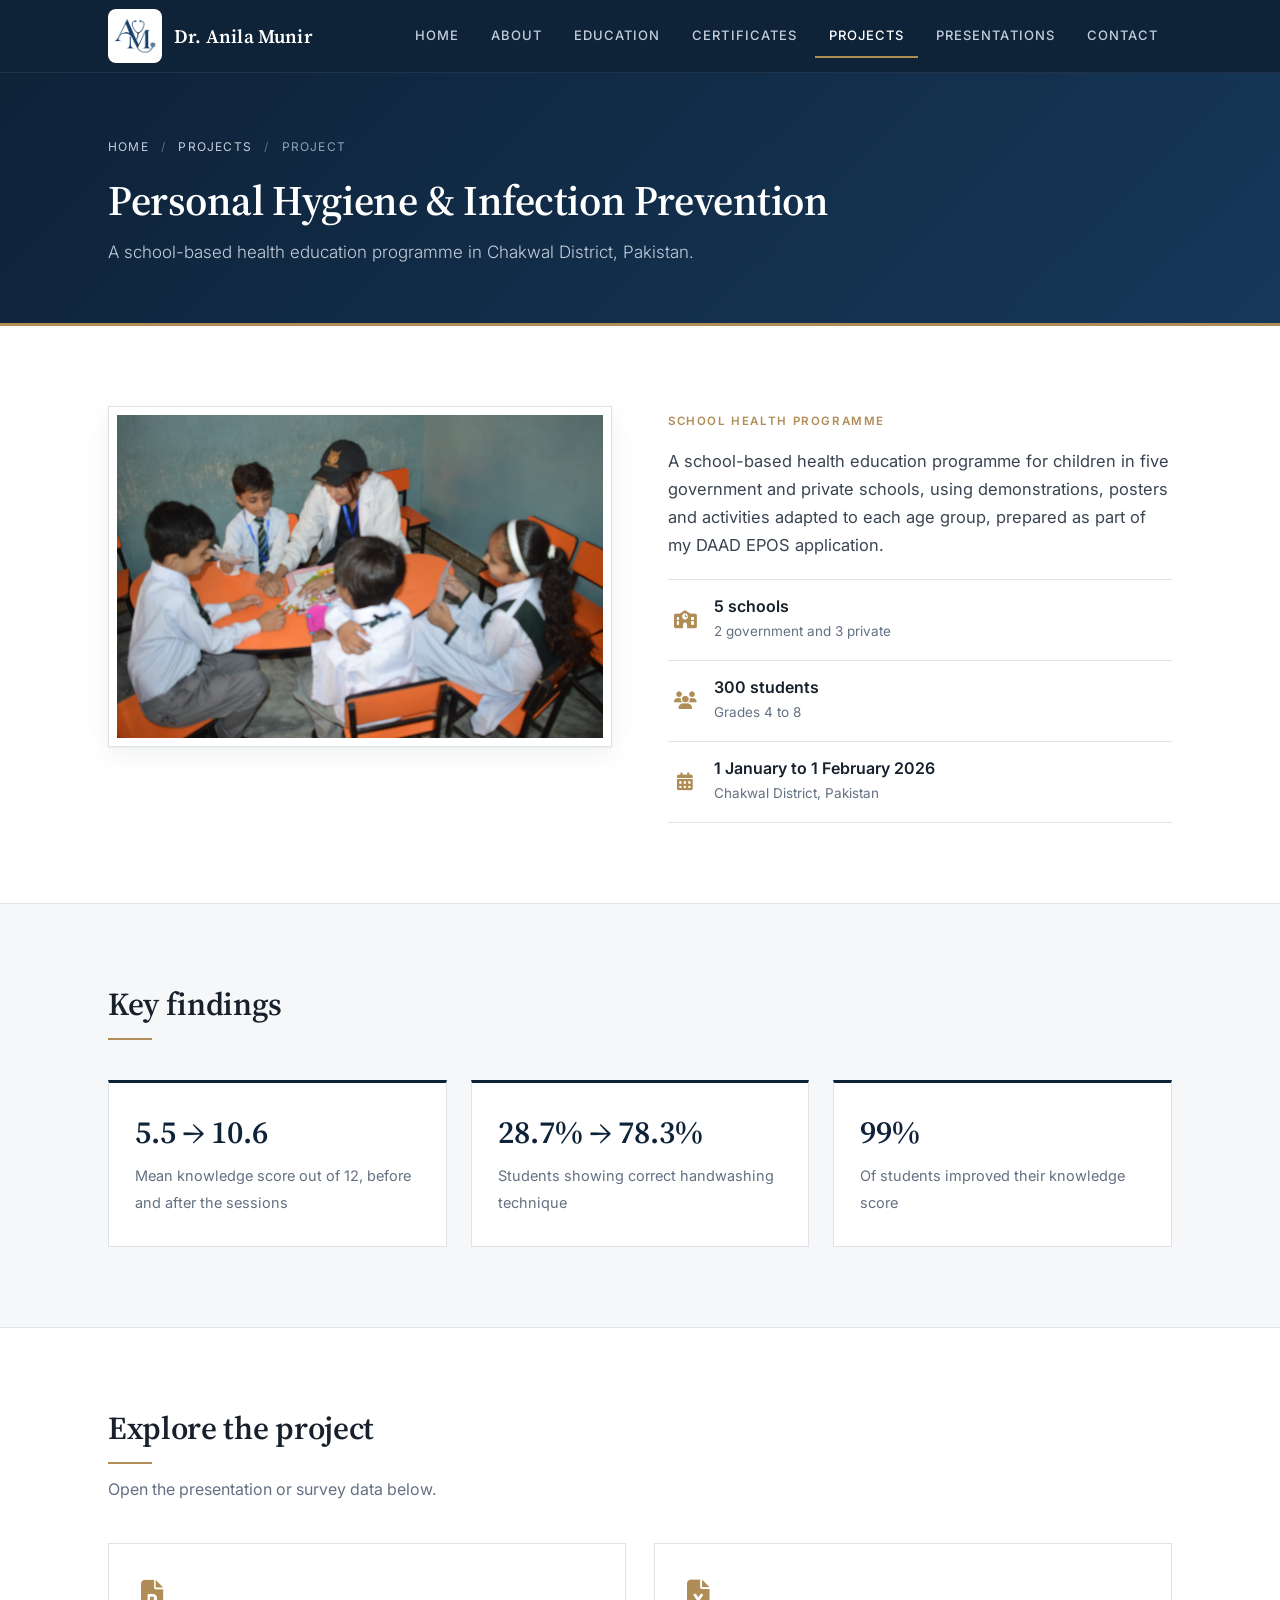
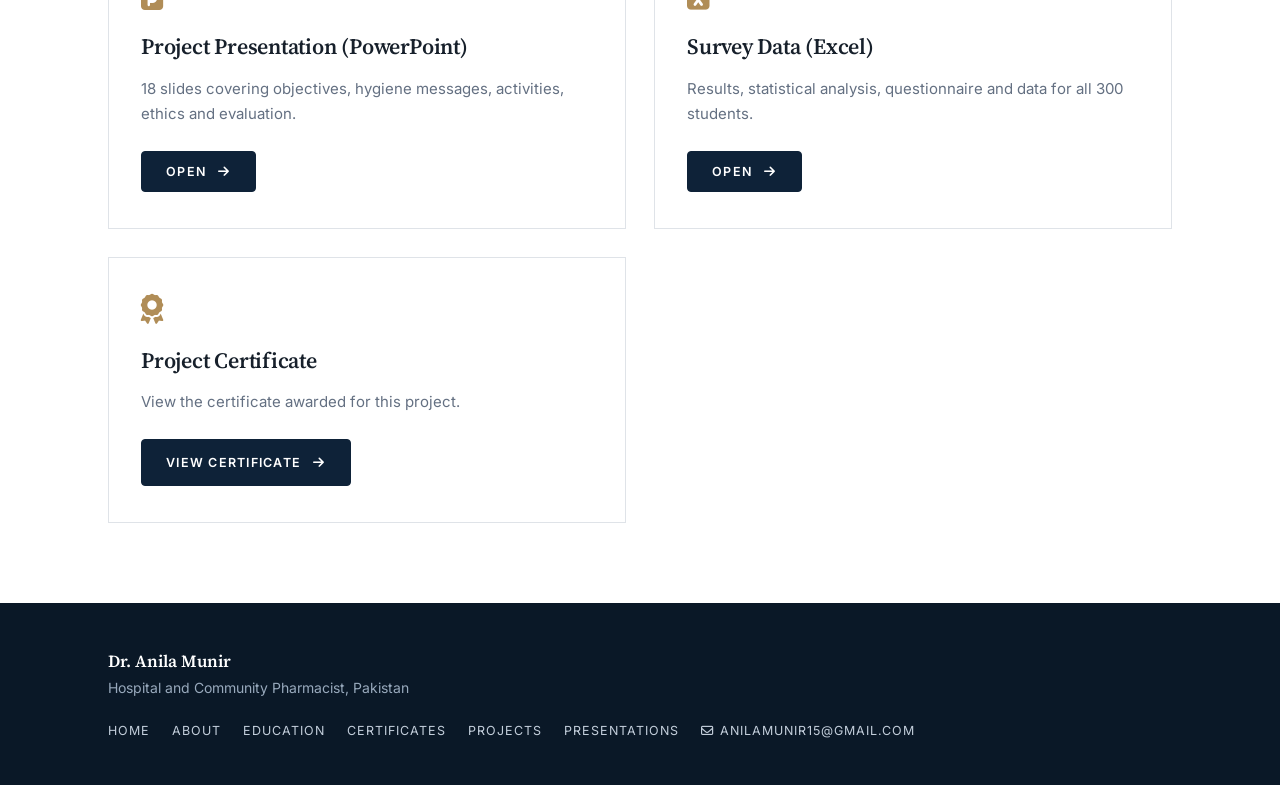
<file: project-hygiene.html>
<!DOCTYPE html>
<html lang="en">
<head>
    <meta charset="UTF-8">
    <meta name="viewport" content="width=device-width, initial-scale=1.0">
    <title>Personal Hygiene and Infection Prevention - Dr. Anila Munir</title>
    <meta name="description" content="Portfolio of Dr. Anila Munir, HOSPITAL & COMMUNITY PHARMACIST (Pharm.D).">
    <meta name="theme-color" content="#0e2238">
    <link rel="icon" href="favicon.ico" sizes="any">
    <link rel="icon" type="image/png" sizes="32x32" href="favicon-32.png">
    <link rel="apple-touch-icon" href="apple-touch-icon.png">
    <meta property="og:type" content="website">
    <meta property="og:site_name" content="Dr. Anila Munir">
    <meta property="og:title" content="Personal Hygiene and Infection Prevention - Dr. Anila Munir">
    <meta property="og:description" content="Portfolio of Dr. Anila Munir, HOSPITAL & COMMUNITY PHARMACIST (Pharm.D).">
    <meta property="og:image" content="https://YOUR-USERNAME.github.io/YOUR-REPO/og-image.png">
    <meta property="og:image:width" content="1200">
    <meta property="og:image:height" content="630">
    <meta name="twitter:card" content="summary_large_image">
    <meta name="twitter:image" content="https://YOUR-USERNAME.github.io/YOUR-REPO/og-image.png">
    <link rel="stylesheet" href="style.css">
    <link href="https://fonts.googleapis.com/css2?family=Inter:wght@300;400;500;600&family=Source+Serif+4:wght@400;500;600&display=swap" rel="stylesheet">
    <link rel="stylesheet" href="https://cdnjs.cloudflare.com/ajax/libs/font-awesome/6.4.0/css/all.min.css">
</head>
<body>
    <a class="skip-link" href="#main">Skip to content</a>
    <header class="site-header">
        <div class="nav-inner">
            <a class="brand" href="index.html" aria-label="Dr. Anila Munir - home">
                <img class="brand-logo" src="logo.svg" alt="" width="44" height="44">
                <span class="brand-name">Dr. Anila Munir</span>
            </a>
            <button class="nav-toggle" type="button" aria-label="Open menu" aria-expanded="false"><i class="fa-solid fa-bars"></i></button>
            <ul class="nav-links">
                <li><a href="index.html">Home</a></li>
                <li><a href="about.html">About</a></li>
                <li><a href="education.html">Education</a></li>
                <li><a href="certificates.html">Certificates</a></li>
                <li><a href="projects.html" class="active" aria-current="page">Projects</a></li>
                <li><a href="presentations.html">Presentations</a></li>
                <li><a href="index.html#contact">Contact</a></li>
            </ul>
        </div>
    </header>

    <main id="main">
        <section class="page-hero">
            <div class="container">
                <div class="crumbs"><a href="index.html">Home</a> <span>/</span> <a href="projects.html">Projects</a> <span>/</span> Project</div>
                <h1>Personal Hygiene &amp; Infection Prevention</h1>
                <p>A school-based health education programme in Chakwal District, Pakistan.</p>
            </div>
        </section>

        <section class="section">
            <div class="container detail-intro">
                <figure class="detail-photo"><img src="hygiene_session.jpeg" alt="Personal Hygiene and Infection Prevention in Schools"></figure>
                <div class="detail-text">
                    <span class="project-tag">School health programme</span>
                    <p>A school-based health education programme for children in five government and private schools, using demonstrations, posters and activities adapted to each age group, prepared as part of my DAAD EPOS application.</p>
                    <div class="facts">
                        <div class="fact"><i class="fa-solid fa-school"></i><div><strong>5 schools</strong><span>2 government and 3 private</span></div></div>
                        <div class="fact"><i class="fa-solid fa-users"></i><div><strong>300 students</strong><span>Grades 4 to 8</span></div></div>
                        <div class="fact"><i class="fa-solid fa-calendar-days"></i><div><strong>1 January to 1 February 2026</strong><span>Chakwal District, Pakistan</span></div></div>
                    </div>
                </div>
            </div>
        </section>

        <section class="section soft">
            <div class="container">
                <div class="section-head"><h2>Key findings</h2></div>
                <div class="results">
                    <div class="result"><strong>5.5 &rarr; 10.6</strong><span>Mean knowledge score out of 12, before and after the sessions</span></div>
                    <div class="result"><strong>28.7% &rarr; 78.3%</strong><span>Students showing correct handwashing technique</span></div>
                    <div class="result"><strong>99%</strong><span>Of students improved their knowledge score</span></div>
                </div>
            </div>
        </section>

        <section class="section">
            <div class="container">
                <div class="section-head">
                    <h2>Explore the project</h2>
                    <p>Open the presentation or survey data below.</p>
                </div>
                <div class="open-grid">
                    <div class="open-card">
                        <i class="fa-solid fa-file-powerpoint open-icon"></i>
                        <h3>Project Presentation (PowerPoint)</h3>
                        <p>18 slides covering objectives, hygiene messages, activities, ethics and evaluation.</p>
                        <button type="button" class="open-btn" data-open="deck">Open <i class="fa-solid fa-arrow-right"></i></button>
                    </div>
                    <div class="open-card">
                        <i class="fa-solid fa-file-excel open-icon"></i>
                        <h3>Survey Data (Excel)</h3>
                        <p>Results, statistical analysis, questionnaire and data for all 300 students.</p>
                        <button type="button" class="open-btn" data-open="data">Open <i class="fa-solid fa-arrow-right"></i></button>
                    </div>
                    <div class="open-card">
                        <i class="fa-solid fa-award open-icon"></i>
                        <h3>Project Certificate</h3>
                        <p>View the certificate awarded for this project.</p>
                        <a href="certificates.html#hygiene-certificate" class="open-btn" style="text-decoration: none; display: inline-block; text-align: center; box-sizing: border-box;">View Certificate <i class="fa-solid fa-arrow-right"></i></a>
                    </div>
                </div>

                <div class="viewer" id="deck" data-total="18" data-folder="project_files" hidden>
                    <div class="viewer-bar">
                        <h2>Project Presentation (PowerPoint)</h2>
                        <div class="viewer-actions">
                            <a href="#" id="fs-btn"><i class="fa-solid fa-expand"></i> Full screen</a>
                            <a href="project_files/hygiene_presentation.pptx" download><i class="fa-solid fa-download"></i> Download PowerPoint</a>
                        </div>
                    </div>
                    <div class="slide-stage" id="slide-stage">
                        <button type="button" class="slide-nav prev" aria-label="Previous slide"><i class="fa-solid fa-chevron-left"></i></button>
                        <img id="slide-img" src="project_files/slides/slide-01.jpg" alt="Slide 1 of 18">
                        <button type="button" class="slide-nav next" aria-label="Next slide"><i class="fa-solid fa-chevron-right"></i></button>
                    </div>
                    <p class="slide-count"><span id="slide-num">1</span> / 18</p>
                </div>

                <div class="viewer" id="data" hidden>
                    <div class="viewer-bar">
                        <h2>Survey Data</h2>
                        <div class="viewer-actions"><a href="project_files/hygiene_survey_data.xlsx" download><i class="fa-solid fa-download"></i> Download Excel file</a></div>
                    </div>
                    <div class="xl-tabs"><button type="button" class="xl-tab active" data-sheet="s0">Summary</button><button type="button" class="xl-tab" data-sheet="s1">Statistics</button><button type="button" class="xl-tab" data-sheet="s2">Questionnaire</button><button type="button" class="xl-tab" data-sheet="s3">Method & Notes</button><button type="button" class="xl-tab" data-sheet="s4">Student Data</button></div>
            <div class="xl-wrap"><div class="xl-pane active" id="s0"><table class="xl"><tr class="xl-title"><td colspan="8">Personal Hygiene &amp; Infection Prevention – School Survey Results</td></tr><tr class="xl-sec"><td colspan="8">Chakwal District, Pakistan · January–February 2026 · Pre/post knowledge questionnaire (12 items) and handwashing observation</td></tr><tr class="xl-sec"><td colspan="8">OVERALL</td></tr><tr><td>Students surveyed</td><td class=num>300</td></tr><tr><td>Schools</td><td class=num>5</td></tr><tr><td>Girls</td><td class=num>144</td></tr><tr><td>Boys</td><td class=num>156</td></tr><tr><td>Mean knowledge score BEFORE (out of 12)</td><td class=num>5.50</td></tr><tr><td>Mean knowledge score AFTER (out of 12)</td><td class=num>10.62</td></tr><tr><td>Mean knowledge score at FOLLOW-UP, week 8 (out of 12)</td><td class=num>10.00</td></tr><tr><td>Mean correct answers BEFORE (%)</td><td class=num>45.9%</td></tr><tr><td>Mean correct answers AFTER (%)</td><td class=num>88.5%</td></tr><tr><td>Mean correct answers at FOLLOW-UP (%)</td><td class=num>83.3%</td></tr><tr><td>Students whose score improved (%)</td><td class=num>99.0%</td></tr><tr><td>Students scoring ≥ 9/12 BEFORE (%)</td><td class=num>5.3%</td></tr><tr><td>Students scoring ≥ 9/12 AFTER (%)</td><td class=num>95.7%</td></tr><tr><td>Correct handwashing technique observed BEFORE (%)</td><td class=num>28.7%</td></tr><tr><td>Correct handwashing technique observed AFTER (%)</td><td class=num>78.3%</td></tr><tr class="gap"><td>&nbsp;</td></tr><tr class="xl-sec"><td colspan="8">RESULTS BY TOPIC (% of answers correct)</td></tr><tr class="xl-head"><th>Topic</th><th>Before (%)</th><th>After (%)</th><th>Change (pp)</th></tr><tr><td>Handwashing at key times</td><td class=num>0.415</td><td class=num>0.905</td><td class=num>49</td></tr><tr><td>Cough &amp; sneeze etiquette</td><td class=num>0.387</td><td class=num>0.867</td><td class=num>48</td></tr><tr><td>Safe drinking water</td><td class=num>0.527</td><td class=num>0.902</td><td class=num>37.5</td></tr><tr><td>Food hygiene</td><td class=num>0.492</td><td class=num>0.903</td><td class=num>41.17</td></tr><tr><td>Body, nail &amp; oral hygiene</td><td class=num>0.542</td><td class=num>0.892</td><td class=num>35</td></tr><tr><td>How infections spread</td><td class=num>0.390</td><td class=num>0.843</td><td class=num>45.33</td></tr><tr class="gap"><td>&nbsp;</td></tr><tr class="xl-sec"><td colspan="8">RESULTS BY SCHOOL</td></tr><tr class="xl-head"><th>School</th><th>Sector</th><th>Students</th><th>Mean score before (/12)</th><th>Mean score after (/12)</th><th>Mean score follow-up (/12)</th><th>Handwashing correct before (%)</th><th>Handwashing correct after (%)</th></tr><tr><td>Zainab Education System</td><td>Private</td><td class=num>70</td><td class=num>6.03</td><td class=num>10.83</td><td class=num>10.13</td><td class=num>0.400</td><td class=num>0.829</td></tr><tr><td>Dar-e-Arqam School</td><td>Private</td><td class=num>55</td><td class=num>6.11</td><td class=num>10.6</td><td class=num>10.04</td><td class=num>0.255</td><td class=num>0.782</td></tr><tr><td>Govt. High School, Choa Saidan Shah</td><td>Government</td><td class=num>75</td><td class=num>4.71</td><td class=num>10.52</td><td class=num>9.88</td><td class=num>0.200</td><td class=num>0.733</td></tr><tr><td>Govt. High School, Saloi</td><td>Government</td><td class=num>60</td><td class=num>4.95</td><td class=num>10.33</td><td class=num>9.92</td><td class=num>0.183</td><td class=num>0.700</td></tr><tr><td>Leader House School System</td><td>Private</td><td class=num>40</td><td class=num>6.08</td><td class=num>10.93</td><td class=num>10.07</td><td class=num>0.450</td><td class=num>0.925</td></tr><tr><td>All schools</td><td></td><td class=num>300</td><td class=num>5.5</td><td class=num>10.62</td><td class=num>10</td><td class=num>0.287</td><td class=num>0.783</td></tr><tr class="gap"><td>&nbsp;</td></tr><tr class="gap"><td>&nbsp;</td></tr><tr class="gap"><td>&nbsp;</td></tr><tr class="gap"><td>&nbsp;</td></tr><tr class="gap"><td>&nbsp;</td></tr><tr class="gap"><td>&nbsp;</td></tr><tr class="gap"><td>&nbsp;</td></tr><tr class="gap"><td>&nbsp;</td></tr><tr class="gap"><td>&nbsp;</td></tr><tr class="gap"><td>&nbsp;</td></tr><tr class="gap"><td>&nbsp;</td></tr><tr class="gap"><td>&nbsp;</td></tr><tr class="gap"><td>&nbsp;</td></tr><tr class="gap"><td>&nbsp;</td></tr><tr class="gap"><td>&nbsp;</td></tr><tr class="gap"><td>&nbsp;</td></tr><tr class="gap"><td>&nbsp;</td></tr><tr class="gap"><td>&nbsp;</td></tr><tr class="gap"><td>&nbsp;</td></tr><tr class="gap"><td>&nbsp;</td></tr><tr class="gap"><td>&nbsp;</td></tr><tr class="xl-sec"><td colspan="8">RESULTS BY SECTOR</td></tr><tr class="xl-head"><th>Sector</th><th>Students</th><th>Mean score before (/12)</th><th>Mean score after (/12)</th><th>Handwashing correct before (%)</th><th>Handwashing correct after (%)</th></tr><tr><td>Government</td><td class=num>135</td><td class=num>4.81</td><td class=num>10.44</td><td class=num>0.193</td><td class=num>0.719</td></tr><tr><td>Private</td><td class=num>165</td><td class=num>6.07</td><td class=num>10.78</td><td class=num>0.364</td><td class=num>0.836</td></tr></table></div><div class="xl-pane" id="s1"><table class="xl"><tr class="xl-title"><td colspan="8">Statistical analysis of programme results</td></tr><tr class="xl-sec"><td colspan="8">All values are formulas linked to the Student Data sheet.</td></tr><tr class="gap"><td>&nbsp;</td></tr><tr class="xl-head"><th>A. Knowledge score: before vs after (paired)</th><th>Value</th><th>Note</th></tr><tr><td>Students (n)</td><td class=num>300</td></tr><tr><td>Mean before (/12)</td><td class=num>5.5</td></tr><tr><td>Mean after (/12)</td><td class=num>10.62</td></tr><tr><td>Mean change (points)</td><td class=num>5.12</td></tr><tr><td>SD of change</td><td class=num>2.02</td></tr><tr><td>95% CI lower</td><td class=num>4.89</td></tr><tr><td>95% CI upper</td><td class=num>5.35</td></tr><tr><td>Paired t-test p-value (two-tailed)</td><td class=num>< 0.001</td><td>p &lt; 0.001 is reported as such</td></tr><tr><td>Effect size (Cohen dz)</td><td class=num>2.54</td><td>~0.2 small, 0.5 medium, 0.8 large</td></tr><tr class="gap"><td>&nbsp;</td></tr><tr class="xl-head"><th>B. Knowledge score: before vs week-8 follow-up (paired)</th><th>Value</th><th>Note</th></tr><tr><td>Mean follow-up (/12)</td><td class=num>10</td></tr><tr><td>Mean change vs before (points)</td><td class=num>4.5</td></tr><tr><td>SD of change</td><td class=num>2.15</td></tr><tr><td>95% CI lower</td><td class=num>4.25</td></tr><tr><td>95% CI upper</td><td class=num>4.74</td></tr><tr><td>Paired t-test p-value (two-tailed)</td><td class=num>< 0.001</td></tr><tr><td>Effect size (Cohen dz)</td><td class=num>2.09</td></tr><tr><td>Mean drop from post-test to follow-up (points)</td><td class=num>0.623</td><td>Retention: how much of the gain was kept</td></tr><tr class="gap"><td>&nbsp;</td></tr><tr class="xl-head"><th>C. Handwashing technique: before vs after (McNemar)</th><th>Value</th><th>Note</th></tr><tr><td>Improved (No → Yes)</td><td class=num>150</td></tr><tr><td>Worsened (Yes → No)</td><td class=num>1</td></tr><tr><td>McNemar chi-square (continuity corrected)</td><td class=num>145.06</td></tr><tr><td>p-value (1 df)</td><td class=num>< 0.001</td></tr><tr class="gap"><td>&nbsp;</td></tr><tr class="xl-head"><th>D. Mean knowledge gain by group (points)</th><th>Value</th><th>Note</th></tr><tr><td>Government schools</td><td class=num>5.62</td><td>Descriptive only; no formal group test applied</td></tr><tr><td>Private schools</td><td class=num>4.71</td></tr><tr><td>Girls</td><td class=num>4.97</td></tr><tr><td>Boys</td><td class=num>5.26</td></tr><tr class="gap"><td>&nbsp;</td></tr><tr class="gap"><td>&nbsp;</td></tr><tr class="gap"><td>&nbsp;</td></tr><tr class="gap"><td>&nbsp;</td></tr></table></div><div class="xl-pane" id="s2"><table class="xl"><tr class="xl-title"><td colspan="8">Hygiene knowledge questionnaire (12 items, administered before and after the session)</td></tr><tr class="xl-sec"><td colspan="8">Each item scored 1 = correct, 0 = incorrect. Same questionnaire used at baseline, post-session and week-8 follow-up. No names recorded.</td></tr><tr class="gap"><td>&nbsp;</td></tr><tr class="xl-head"><th>Item</th><th>Topic</th><th>Question</th><th>Correct before (%)</th><th>Correct after (%)</th></tr><tr><td>Q1</td><td>Handwashing at key times</td><td>When should you wash your hands with soap? (before eating / after toilet)</td><td class=num>44.0%</td><td class=num>91.0%</td></tr><tr><td>Q2</td><td>Handwashing at key times</td><td>How long should you scrub your hands with soap?</td><td class=num>39.0%</td><td class=num>90.0%</td></tr><tr><td>Q3</td><td>Cough &amp; sneeze etiquette</td><td>What should you cover a cough or sneeze with?</td><td class=num>37.3%</td><td class=num>86.7%</td></tr><tr><td>Q4</td><td>Cough &amp; sneeze etiquette</td><td>What should you do with a used tissue?</td><td class=num>40.0%</td><td class=num>86.7%</td></tr><tr><td>Q5</td><td>Safe drinking water</td><td>Which water is safe to drink at school?</td><td class=num>53.3%</td><td class=num>90.0%</td></tr><tr><td>Q6</td><td>Safe drinking water</td><td>Is it safe to share your water bottle with a friend?</td><td class=num>52.0%</td><td class=num>90.3%</td></tr><tr><td>Q7</td><td>Food hygiene</td><td>Why should a lunch box be kept covered?</td><td class=num>47.3%</td><td class=num>88.0%</td></tr><tr><td>Q8</td><td>Food hygiene</td><td>What should you do with fruit before eating it?</td><td class=num>51.0%</td><td class=num>92.7%</td></tr><tr><td>Q9</td><td>Body, nail &amp; oral hygiene</td><td>How often should you brush your teeth?</td><td class=num>50.7%</td><td class=num>90.0%</td></tr><tr><td>Q10</td><td>Body, nail &amp; oral hygiene</td><td>Why should nails be kept short and clean?</td><td class=num>57.7%</td><td class=num>88.3%</td></tr><tr><td>Q11</td><td>How infections spread</td><td>Can germs spread by touching a dirty desk and then your face?</td><td class=num>39.3%</td><td class=num>88.7%</td></tr><tr><td>Q12</td><td>How infections spread</td><td>Can you spread an infection to others when you are ill?</td><td class=num>38.7%</td><td class=num>80.0%</td></tr><tr class="gap"><td>&nbsp;</td></tr><tr class="xl-sec"><td colspan="8">Handwashing observation checklist</td></tr><tr class="xl-sec"><td colspan="8">A student is recorded as &#x27;Yes&#x27; when all five steps are shown: wet, soap &amp; scrub (palms, backs, fingers, thumbs, nails), scrub ~20 s, rinse, dry. Observed at baseline and after the demonstration.</td></tr></table></div><div class="xl-pane" id="s3"><table class="xl"><tr class="xl-title"><td colspan="8">Survey method</td></tr><tr class="gap"><td>&nbsp;</td></tr><tr><td>Design</td><td>Pre/post (before-and-after) knowledge survey with week-8 follow-up in all 5 schools; same questionnaire each time.</td></tr><tr><td>Participants</td><td>300 students, grades 4–8, from 2 government and 3 private schools in Chakwal District (see Student Data).</td></tr><tr><td>Instrument</td><td>12-item hygiene knowledge questionnaire (6 topics × 2 items) plus a 5-step handwashing observation checklist.</td></tr><tr><td>Timing</td><td>Baseline on day 1 of each school visit; post-session immediately after the education activities; follow-up in week 8 (results compiled).</td></tr><tr><td>Ethics</td><td>School NOCs obtained; parents informed; no names on questionnaires; results reported per school, never per child.</td></tr><tr><td>Analysis</td><td>Mean score, % correct by topic, % correct handwashing, and change between rounds. All summary cells are formulas linked to the Student Data sheet.</td></tr><tr><td>Data status</td><td>Data compiled from attendance registers and completed questionnaires; figures and analysis are based on the available records</td></tr><tr class="gap"><td>&nbsp;</td></tr><tr><td>Statistical tests</td><td>Paired t-test, 95% confidence interval and effect size (Cohen dz) for the knowledge change; McNemar test for handwashing technique. See the Statistics sheet (all formulas linked to Student Data).</td></tr><tr><td>Limitations</td><td>No control group, so change cannot be attributed to the programme alone. The post-test was given straight after the session, so part of the gain may be short-term recall. Knowledge and observed handwashing were measured, not illness or absenteeism. Follow-up handwashing was not observed. Schools were not randomly selected.</td></tr><tr><td>Interpretation</td><td>Results show improved knowledge and observed technique after the sessions in these 5 schools; they should not be generalised beyond this sample.</td></tr></table></div><div class="xl-pane" id="s4"><table class="xl data"><thead><tr><th>Student ID</th><th>School</th><th>Sector</th><th>Grade</th><th>Gender</th><th>Age</th><th>Pre Q1</th><th>Pre Q2</th><th>Pre Q3</th><th>Pre Q4</th><th>Pre Q5</th><th>Pre Q6</th><th>Pre Q7</th><th>Pre Q8</th><th>Pre Q9</th><th>Pre Q10</th><th>Pre Q11</th><th>Pre Q12</th><th>Post Q1</th><th>Post Q2</th><th>Post Q3</th><th>Post Q4</th><th>Post Q5</th><th>Post Q6</th><th>Post Q7</th><th>Post Q8</th><th>Post Q9</th><th>Post Q10</th><th>Post Q11</th><th>Post Q12</th><th>Pre Score (/12)</th><th>Post Score (/12)</th><th>Change</th><th>Follow-up Score (/12)</th><th>Handwash Correct (Pre)</th><th>Handwash Correct (Post)</th></tr></thead><tbody><tr><td>S001</td><td>Zainab Education System</td><td>Private</td><td class=num>4</td><td>Boy</td><td class=num>10</td><td class=num>0</td><td class=num>0</td><td class=num>0</td><td class=num>0</td><td class=num>0</td><td class=num>0</td><td class=num>1</td><td class=num>0</td><td class=num>0</td><td class=num>0</td><td class=num>0</td><td class=num>0</td><td class=num>1</td><td class=num>1</td><td class=num>1</td><td class=num>1</td><td class=num>1</td><td class=num>1</td><td class=num>1</td><td class=num>1</td><td class=num>1</td><td class=num>1</td><td class=num>1</td><td class=num>0</td><td class=num>1</td><td class=num>11</td><td class=num>10</td><td class=num>11</td><td>No</td><td>Yes</td></tr><tr><td>S002</td><td>Zainab Education System</td><td>Private</td><td class=num>7</td><td>Boy</td><td class=num>12</td><td class=num>1</td><td class=num>0</td><td class=num>0</td><td class=num>1</td><td class=num>1</td><td class=num>0</td><td class=num>0</td><td class=num>1</td><td class=num>0</td><td class=num>1</td><td class=num>0</td><td class=num>0</td><td class=num>1</td><td class=num>1</td><td class=num>1</td><td class=num>1</td><td class=num>1</td><td class=num>1</td><td class=num>1</td><td class=num>1</td><td class=num>1</td><td class=num>1</td><td class=num>1</td><td class=num>1</td><td class=num>5</td><td class=num>12</td><td class=num>7</td><td class=num>10</td><td>Yes</td><td>Yes</td></tr><tr><td>S003</td><td>Zainab Education System</td><td>Private</td><td class=num>7</td><td>Boy</td><td class=num>12</td><td class=num>1</td><td class=num>1</td><td class=num>1</td><td class=num>0</td><td class=num>0</td><td class=num>1</td><td class=num>1</td><td class=num>1</td><td class=num>0</td><td class=num>1</td><td class=num>0</td><td class=num>0</td><td class=num>1</td><td class=num>1</td><td class=num>1</td><td class=num>0</td><td class=num>1</td><td class=num>1</td><td class=num>0</td><td class=num>1</td><td class=num>1</td><td class=num>1</td><td class=num>1</td><td class=num>1</td><td class=num>7</td><td class=num>10</td><td class=num>3</td><td class=num>10</td><td>No</td><td>No</td></tr><tr><td>S004</td><td>Zainab Education System</td><td>Private</td><td class=num>4</td><td>Girl</td><td class=num>9</td><td class=num>1</td><td class=num>1</td><td class=num>0</td><td class=num>1</td><td class=num>0</td><td class=num>1</td><td class=num>1</td><td class=num>0</td><td class=num>0</td><td class=num>0</td><td class=num>0</td><td class=num>0</td><td class=num>0</td><td class=num>1</td><td class=num>1</td><td class=num>1</td><td class=num>1</td><td class=num>1</td><td class=num>1</td><td class=num>1</td><td class=num>1</td><td class=num>1</td><td class=num>1</td><td class=num>1</td><td class=num>5</td><td class=num>11</td><td class=num>6</td><td class=num>9</td><td>No</td><td>Yes</td></tr><tr><td>S005</td><td>Zainab Education System</td><td>Private</td><td class=num>6</td><td>Boy</td><td class=num>11</td><td class=num>0</td><td class=num>0</td><td class=num>0</td><td class=num>0</td><td class=num>1</td><td class=num>0</td><td class=num>1</td><td class=num>0</td><td class=num>1</td><td class=num>1</td><td class=num>0</td><td class=num>0</td><td class=num>1</td><td class=num>1</td><td class=num>1</td><td class=num>1</td><td class=num>0</td><td class=num>1</td><td class=num>1</td><td class=num>1</td><td class=num>1</td><td class=num>1</td><td class=num>1</td><td class=num>1</td><td class=num>4</td><td class=num>11</td><td class=num>7</td><td class=num>10</td><td>Yes</td><td>Yes</td></tr><tr><td>S006</td><td>Zainab Education System</td><td>Private</td><td class=num>7</td><td>Boy</td><td class=num>12</td><td class=num>1</td><td class=num>0</td><td class=num>0</td><td class=num>0</td><td class=num>1</td><td class=num>1</td><td class=num>1</td><td class=num>1</td><td class=num>1</td><td class=num>1</td><td class=num>0</td><td class=num>1</td><td class=num>1</td><td class=num>1</td><td class=num>1</td><td class=num>1</td><td class=num>1</td><td class=num>1</td><td class=num>1</td><td class=num>1</td><td class=num>1</td><td class=num>1</td><td class=num>1</td><td class=num>1</td><td class=num>8</td><td class=num>12</td><td class=num>4</td><td class=num>12</td><td>No</td><td>Yes</td></tr><tr><td>S007</td><td>Zainab Education System</td><td>Private</td><td class=num>4</td><td>Boy</td><td class=num>9</td><td class=num>0</td><td class=num>1</td><td class=num>0</td><td class=num>1</td><td class=num>1</td><td class=num>1</td><td class=num>0</td><td class=num>0</td><td class=num>1</td><td class=num>0</td><td class=num>1</td><td class=num>1</td><td class=num>1</td><td class=num>1</td><td class=num>1</td><td class=num>0</td><td class=num>1</td><td class=num>1</td><td class=num>1</td><td class=num>1</td><td class=num>1</td><td class=num>1</td><td class=num>1</td><td class=num>1</td><td class=num>7</td><td class=num>11</td><td class=num>4</td><td class=num>10</td><td>No</td><td>Yes</td></tr><tr><td>S008</td><td>Zainab Education System</td><td>Private</td><td class=num>6</td><td>Boy</td><td class=num>12</td><td class=num>0</td><td class=num>0</td><td class=num>1</td><td class=num>0</td><td class=num>1</td><td class=num>0</td><td class=num>0</td><td class=num>1</td><td class=num>1</td><td class=num>0</td><td class=num>1</td><td class=num>0</td><td class=num>1</td><td class=num>1</td><td class=num>1</td><td class=num>1</td><td class=num>1</td><td class=num>1</td><td class=num>1</td><td class=num>1</td><td class=num>1</td><td class=num>1</td><td class=num>1</td><td class=num>1</td><td class=num>5</td><td class=num>12</td><td class=num>7</td><td class=num>10</td><td>Yes</td><td>Yes</td></tr><tr><td>S009</td><td>Zainab Education System</td><td>Private</td><td class=num>8</td><td>Girl</td><td class=num>13</td><td class=num>0</td><td class=num>0</td><td class=num>0</td><td class=num>0</td><td class=num>1</td><td class=num>0</td><td class=num>0</td><td class=num>1</td><td class=num>0</td><td class=num>1</td><td class=num>0</td><td class=num>0</td><td class=num>0</td><td class=num>1</td><td class=num>1</td><td class=num>0</td><td class=num>1</td><td class=num>1</td><td class=num>0</td><td class=num>0</td><td class=num>1</td><td class=num>1</td><td class=num>1</td><td class=num>1</td><td class=num>3</td><td class=num>8</td><td class=num>5</td><td class=num>8</td><td>No</td><td>Yes</td></tr><tr><td>S010</td><td>Zainab Education System</td><td>Private</td><td class=num>4</td><td>Girl</td><td class=num>9</td><td class=num>1</td><td class=num>0</td><td class=num>1</td><td class=num>0</td><td class=num>1</td><td class=num>0</td><td class=num>0</td><td class=num>0</td><td class=num>0</td><td class=num>1</td><td class=num>1</td><td class=num>0</td><td class=num>1</td><td class=num>0</td><td class=num>1</td><td class=num>1</td><td class=num>0</td><td class=num>1</td><td class=num>1</td><td class=num>1</td><td class=num>1</td><td class=num>1</td><td class=num>1</td><td class=num>1</td><td class=num>5</td><td class=num>10</td><td class=num>5</td><td class=num>9</td><td>Yes</td><td>Yes</td></tr><tr><td>S011</td><td>Zainab Education System</td><td>Private</td><td class=num>8</td><td>Girl</td><td class=num>14</td><td class=num>0</td><td class=num>1</td><td class=num>0</td><td class=num>1</td><td class=num>0</td><td class=num>1</td><td class=num>0</td><td class=num>0</td><td class=num>1</td><td class=num>1</td><td class=num>1</td><td class=num>1</td><td class=num>1</td><td class=num>1</td><td class=num>1</td><td class=num>0</td><td class=num>1</td><td class=num>1</td><td class=num>1</td><td class=num>1</td><td class=num>1</td><td class=num>1</td><td class=num>1</td><td class=num>0</td><td class=num>7</td><td class=num>10</td><td class=num>3</td><td class=num>10</td><td>Yes</td><td>Yes</td></tr><tr><td>S012</td><td>Zainab Education System</td><td>Private</td><td class=num>8</td><td>Boy</td><td class=num>13</td><td class=num>0</td><td class=num>0</td><td class=num>0</td><td class=num>1</td><td class=num>1</td><td class=num>0</td><td class=num>1</td><td class=num>0</td><td class=num>1</td><td class=num>0</td><td class=num>1</td><td class=num>0</td><td class=num>1</td><td class=num>1</td><td class=num>1</td><td class=num>1</td><td class=num>1</td><td class=num>1</td><td class=num>1</td><td class=num>1</td><td class=num>1</td><td class=num>1</td><td class=num>1</td><td class=num>1</td><td class=num>5</td><td class=num>12</td><td class=num>7</td><td class=num>11</td><td>Yes</td><td>Yes</td></tr><tr><td>S013</td><td>Zainab Education System</td><td>Private</td><td class=num>8</td><td>Girl</td><td class=num>13</td><td class=num>1</td><td class=num>1</td><td class=num>0</td><td class=num>0</td><td class=num>1</td><td class=num>1</td><td class=num>1</td><td class=num>1</td><td class=num>0</td><td class=num>1</td><td class=num>0</td><td class=num>0</td><td class=num>1</td><td class=num>1</td><td class=num>1</td><td class=num>1</td><td class=num>1</td><td class=num>1</td><td class=num>1</td><td class=num>1</td><td class=num>1</td><td class=num>1</td><td class=num>1</td><td class=num>1</td><td class=num>7</td><td class=num>12</td><td class=num>5</td><td class=num>12</td><td>Yes</td><td>Yes</td></tr><tr><td>S014</td><td>Zainab Education System</td><td>Private</td><td class=num>8</td><td>Girl</td><td class=num>13</td><td class=num>1</td><td class=num>0</td><td class=num>1</td><td class=num>0</td><td class=num>1</td><td class=num>1</td><td class=num>0</td><td class=num>1</td><td class=num>0</td><td class=num>1</td><td class=num>1</td><td class=num>0</td><td class=num>1</td><td class=num>1</td><td class=num>1</td><td class=num>1</td><td class=num>1</td><td class=num>1</td><td class=num>1</td><td class=num>1</td><td class=num>1</td><td class=num>1</td><td class=num>1</td><td class=num>1</td><td class=num>7</td><td class=num>12</td><td class=num>5</td><td class=num>10</td><td>Yes</td><td>Yes</td></tr><tr><td>S015</td><td>Zainab Education System</td><td>Private</td><td class=num>7</td><td>Boy</td><td class=num>13</td><td class=num>1</td><td class=num>1</td><td class=num>0</td><td class=num>0</td><td class=num>1</td><td class=num>1</td><td class=num>0</td><td class=num>0</td><td class=num>1</td><td class=num>1</td><td class=num>1</td><td class=num>0</td><td class=num>1</td><td class=num>1</td><td class=num>1</td><td class=num>1</td><td class=num>1</td><td class=num>1</td><td class=num>1</td><td class=num>1</td><td class=num>1</td><td class=num>1</td><td class=num>1</td><td class=num>1</td><td class=num>7</td><td class=num>12</td><td class=num>5</td><td class=num>11</td><td>No</td><td>No</td></tr><tr><td>S016</td><td>Zainab Education System</td><td>Private</td><td class=num>4</td><td>Boy</td><td class=num>9</td><td class=num>0</td><td class=num>1</td><td class=num>1</td><td class=num>0</td><td class=num>1</td><td class=num>1</td><td class=num>1</td><td class=num>1</td><td class=num>1</td><td class=num>1</td><td class=num>0</td><td class=num>0</td><td class=num>1</td><td class=num>1</td><td class=num>1</td><td class=num>1</td><td class=num>1</td><td class=num>1</td><td class=num>1</td><td class=num>1</td><td class=num>1</td><td class=num>1</td><td class=num>1</td><td class=num>1</td><td class=num>8</td><td class=num>12</td><td class=num>4</td><td class=num>12</td><td>Yes</td><td>Yes</td></tr><tr><td>S017</td><td>Zainab Education System</td><td>Private</td><td class=num>7</td><td>Girl</td><td class=num>12</td><td class=num>1</td><td class=num>0</td><td class=num>1</td><td class=num>1</td><td class=num>0</td><td class=num>0</td><td class=num>0</td><td class=num>0</td><td class=num>1</td><td class=num>0</td><td class=num>0</td><td class=num>1</td><td class=num>1</td><td class=num>1</td><td class=num>1</td><td class=num>1</td><td class=num>1</td><td class=num>1</td><td class=num>1</td><td class=num>1</td><td class=num>1</td><td class=num>1</td><td class=num>0</td><td class=num>0</td><td class=num>5</td><td class=num>10</td><td class=num>5</td><td class=num>9</td><td>Yes</td><td>Yes</td></tr><tr><td>S018</td><td>Zainab Education System</td><td>Private</td><td class=num>6</td><td>Boy</td><td class=num>11</td><td class=num>0</td><td class=num>0</td><td class=num>0</td><td class=num>0</td><td class=num>1</td><td class=num>1</td><td class=num>0</td><td class=num>1</td><td class=num>1</td><td class=num>0</td><td class=num>0</td><td class=num>0</td><td class=num>1</td><td class=num>1</td><td class=num>1</td><td class=num>1</td><td class=num>1</td><td class=num>0</td><td class=num>1</td><td class=num>1</td><td class=num>1</td><td class=num>1</td><td class=num>1</td><td class=num>1</td><td class=num>4</td><td class=num>11</td><td class=num>7</td><td class=num>10</td><td>Yes</td><td>Yes</td></tr><tr><td>S019</td><td>Zainab Education System</td><td>Private</td><td class=num>5</td><td>Boy</td><td class=num>10</td><td class=num>1</td><td class=num>0</td><td class=num>0</td><td class=num>1</td><td class=num>1</td><td class=num>0</td><td class=num>1</td><td class=num>1</td><td class=num>1</td><td class=num>1</td><td class=num>1</td><td class=num>1</td><td class=num>1</td><td class=num>1</td><td class=num>1</td><td class=num>1</td><td class=num>1</td><td class=num>1</td><td class=num>1</td><td class=num>1</td><td class=num>1</td><td class=num>1</td><td class=num>1</td><td class=num>1</td><td class=num>9</td><td class=num>12</td><td class=num>3</td><td class=num>12</td><td>No</td><td>Yes</td></tr><tr><td>S020</td><td>Zainab Education System</td><td>Private</td><td class=num>7</td><td>Boy</td><td class=num>12</td><td class=num>1</td><td class=num>1</td><td class=num>0</td><td class=num>1</td><td class=num>1</td><td class=num>1</td><td class=num>1</td><td class=num>0</td><td class=num>1</td><td class=num>0</td><td class=num>0</td><td class=num>0</td><td class=num>1</td><td class=num>1</td><td class=num>1</td><td class=num>1</td><td class=num>1</td><td class=num>0</td><td class=num>1</td><td class=num>0</td><td class=num>1</td><td class=num>1</td><td class=num>0</td><td class=num>0</td><td class=num>7</td><td class=num>8</td><td class=num>1</td><td class=num>9</td><td>Yes</td><td>Yes</td></tr><tr><td>S021</td><td>Zainab Education System</td><td>Private</td><td class=num>8</td><td>Girl</td><td class=num>13</td><td class=num>0</td><td class=num>0</td><td class=num>1</td><td class=num>1</td><td class=num>1</td><td class=num>1</td><td class=num>1</td><td class=num>0</td><td class=num>1</td><td class=num>1</td><td class=num>1</td><td class=num>1</td><td class=num>1</td><td class=num>1</td><td class=num>1</td><td class=num>0</td><td class=num>1</td><td class=num>1</td><td class=num>1</td><td class=num>1</td><td class=num>1</td><td class=num>0</td><td class=num>1</td><td class=num>1</td><td class=num>9</td><td class=num>10</td><td class=num>1</td><td class=num>11</td><td>Yes</td><td>Yes</td></tr><tr><td>S022</td><td>Zainab Education System</td><td>Private</td><td class=num>6</td><td>Girl</td><td class=num>12</td><td class=num>0</td><td class=num>1</td><td class=num>1</td><td class=num>1</td><td class=num>0</td><td class=num>0</td><td class=num>0</td><td class=num>0</td><td class=num>0</td><td class=num>1</td><td class=num>0</td><td class=num>1</td><td class=num>1</td><td class=num>0</td><td class=num>1</td><td class=num>1</td><td class=num>1</td><td class=num>1</td><td class=num>1</td><td class=num>1</td><td class=num>0</td><td class=num>0</td><td class=num>1</td><td class=num>1</td><td class=num>5</td><td class=num>9</td><td class=num>4</td><td class=num>9</td><td>Yes</td><td>Yes</td></tr><tr><td>S023</td><td>Zainab Education System</td><td>Private</td><td class=num>7</td><td>Boy</td><td class=num>12</td><td class=num>0</td><td class=num>0</td><td class=num>0</td><td class=num>1</td><td class=num>0</td><td class=num>1</td><td class=num>1</td><td class=num>1</td><td class=num>1</td><td class=num>0</td><td class=num>1</td><td class=num>1</td><td class=num>1</td><td class=num>1</td><td class=num>1</td><td class=num>1</td><td class=num>1</td><td class=num>1</td><td class=num>1</td><td class=num>1</td><td class=num>1</td><td class=num>1</td><td class=num>1</td><td class=num>1</td><td class=num>7</td><td class=num>12</td><td class=num>5</td><td class=num>10</td><td>No</td><td>Yes</td></tr><tr><td>S024</td><td>Zainab Education System</td><td>Private</td><td class=num>8</td><td>Girl</td><td class=num>13</td><td class=num>0</td><td class=num>0</td><td class=num>0</td><td class=num>0</td><td class=num>0</td><td class=num>0</td><td class=num>1</td><td class=num>0</td><td class=num>0</td><td class=num>1</td><td class=num>0</td><td class=num>0</td><td class=num>1</td><td class=num>0</td><td class=num>1</td><td class=num>1</td><td class=num>1</td><td class=num>1</td><td class=num>1</td><td class=num>0</td><td class=num>1</td><td class=num>1</td><td class=num>1</td><td class=num>1</td><td class=num>2</td><td class=num>10</td><td class=num>8</td><td class=num>10</td><td>No</td><td>No</td></tr><tr><td>S025</td><td>Zainab Education System</td><td>Private</td><td class=num>5</td><td>Boy</td><td class=num>11</td><td class=num>1</td><td class=num>1</td><td class=num>1</td><td class=num>1</td><td class=num>1</td><td class=num>1</td><td class=num>0</td><td class=num>0</td><td class=num>0</td><td class=num>0</td><td class=num>0</td><td class=num>1</td><td class=num>1</td><td class=num>1</td><td class=num>1</td><td class=num>1</td><td class=num>1</td><td class=num>1</td><td class=num>1</td><td class=num>1</td><td class=num>1</td><td class=num>1</td><td class=num>1</td><td class=num>1</td><td class=num>7</td><td class=num>12</td><td class=num>5</td><td class=num>10</td><td>No</td><td>Yes</td></tr><tr><td>S026</td><td>Zainab Education System</td><td>Private</td><td class=num>4</td><td>Boy</td><td class=num>9</td><td class=num>1</td><td class=num>0</td><td class=num>0</td><td class=num>0</td><td class=num>1</td><td class=num>1</td><td class=num>1</td><td class=num>0</td><td class=num>1</td><td class=num>1</td><td class=num>0</td><td class=num>1</td><td class=num>1</td><td class=num>1</td><td class=num>1</td><td class=num>1</td><td class=num>1</td><td class=num>1</td><td class=num>1</td><td class=num>1</td><td class=num>1</td><td class=num>1</td><td class=num>1</td><td class=num>1</td><td class=num>7</td><td class=num>12</td><td class=num>5</td><td class=num>12</td><td>No</td><td>Yes</td></tr><tr><td>S027</td><td>Zainab Education System</td><td>Private</td><td class=num>6</td><td>Girl</td><td class=num>12</td><td class=num>0</td><td class=num>0</td><td class=num>0</td><td class=num>1</td><td class=num>1</td><td class=num>0</td><td class=num>1</td><td class=num>0</td><td class=num>1</td><td class=num>0</td><td class=num>0</td><td class=num>1</td><td class=num>1</td><td class=num>0</td><td class=num>1</td><td class=num>1</td><td class=num>1</td><td class=num>1</td><td class=num>1</td><td class=num>1</td><td class=num>1</td><td class=num>1</td><td class=num>1</td><td class=num>1</td><td class=num>5</td><td class=num>11</td><td class=num>6</td><td class=num>11</td><td>No</td><td>Yes</td></tr><tr><td>S028</td><td>Zainab Education System</td><td>Private</td><td class=num>8</td><td>Girl</td><td class=num>13</td><td class=num>0</td><td class=num>1</td><td class=num>1</td><td class=num>0</td><td class=num>0</td><td class=num>1</td><td class=num>1</td><td class=num>1</td><td class=num>1</td><td class=num>1</td><td class=num>1</td><td class=num>0</td><td class=num>1</td><td class=num>1</td><td class=num>1</td><td class=num>1</td><td class=num>1</td><td class=num>1</td><td class=num>1</td><td class=num>1</td><td class=num>1</td><td class=num>1</td><td class=num>1</td><td class=num>1</td><td class=num>8</td><td class=num>12</td><td class=num>4</td><td class=num>12</td><td>No</td><td>No</td></tr><tr><td>S029</td><td>Zainab Education System</td><td>Private</td><td class=num>5</td><td>Girl</td><td class=num>10</td><td class=num>1</td><td class=num>1</td><td class=num>0</td><td class=num>0</td><td class=num>0</td><td class=num>0</td><td class=num>1</td><td class=num>0</td><td class=num>1</td><td class=num>1</td><td class=num>0</td><td class=num>1</td><td class=num>1</td><td class=num>1</td><td class=num>1</td><td class=num>1</td><td class=num>1</td><td class=num>0</td><td class=num>1</td><td class=num>1</td><td class=num>1</td><td class=num>1</td><td class=num>1</td><td class=num>1</td><td class=num>6</td><td class=num>11</td><td class=num>5</td><td class=num>10</td><td>No</td><td>Yes</td></tr><tr><td>S030</td><td>Zainab Education System</td><td>Private</td><td class=num>8</td><td>Girl</td><td class=num>14</td><td class=num>1</td><td class=num>0</td><td class=num>0</td><td class=num>0</td><td class=num>1</td><td class=num>1</td><td class=num>1</td><td class=num>1</td><td class=num>1</td><td class=num>0</td><td class=num>1</td><td class=num>1</td><td class=num>1</td><td class=num>1</td><td class=num>1</td><td class=num>1</td><td class=num>1</td><td class=num>0</td><td class=num>1</td><td class=num>1</td><td class=num>1</td><td class=num>1</td><td class=num>1</td><td class=num>1</td><td class=num>8</td><td class=num>11</td><td class=num>3</td><td class=num>11</td><td>Yes</td><td>Yes</td></tr><tr><td>S031</td><td>Zainab Education System</td><td>Private</td><td class=num>6</td><td>Boy</td><td class=num>11</td><td class=num>0</td><td class=num>0</td><td class=num>0</td><td class=num>0</td><td class=num>1</td><td class=num>1</td><td class=num>0</td><td class=num>0</td><td class=num>0</td><td class=num>1</td><td class=num>0</td><td class=num>1</td><td class=num>1</td><td class=num>1</td><td class=num>1</td><td class=num>0</td><td class=num>1</td><td class=num>1</td><td class=num>1</td><td class=num>1</td><td class=num>1</td><td class=num>1</td><td class=num>1</td><td class=num>1</td><td class=num>4</td><td class=num>11</td><td class=num>7</td><td class=num>10</td><td>No</td><td>Yes</td></tr><tr><td>S032</td><td>Zainab Education System</td><td>Private</td><td class=num>4</td><td>Boy</td><td class=num>9</td><td class=num>0</td><td class=num>1</td><td class=num>0</td><td class=num>0</td><td class=num>0</td><td class=num>1</td><td class=num>1</td><td class=num>0</td><td class=num>0</td><td class=num>0</td><td class=num>1</td><td class=num>1</td><td class=num>1</td><td class=num>1</td><td class=num>0</td><td class=num>1</td><td class=num>1</td><td class=num>1</td><td class=num>1</td><td class=num>1</td><td class=num>1</td><td class=num>1</td><td class=num>1</td><td class=num>1</td><td class=num>5</td><td class=num>11</td><td class=num>6</td><td class=num>11</td><td>No</td><td>Yes</td></tr><tr><td>S033</td><td>Zainab Education System</td><td>Private</td><td class=num>7</td><td>Boy</td><td class=num>12</td><td class=num>0</td><td class=num>1</td><td class=num>0</td><td class=num>0</td><td class=num>0</td><td class=num>1</td><td class=num>0</td><td class=num>0</td><td class=num>1</td><td class=num>1</td><td class=num>1</td><td class=num>0</td><td class=num>0</td><td class=num>1</td><td class=num>1</td><td class=num>1</td><td class=num>0</td><td class=num>1</td><td class=num>1</td><td class=num>1</td><td class=num>1</td><td class=num>1</td><td class=num>1</td><td class=num>0</td><td class=num>5</td><td class=num>9</td><td class=num>4</td><td class=num>10</td><td>No</td><td>Yes</td></tr><tr><td>S034</td><td>Zainab Education System</td><td>Private</td><td class=num>8</td><td>Boy</td><td class=num>13</td><td class=num>1</td><td class=num>0</td><td class=num>1</td><td class=num>1</td><td class=num>1</td><td class=num>0</td><td class=num>0</td><td class=num>1</td><td class=num>0</td><td class=num>0</td><td class=num>0</td><td class=num>1</td><td class=num>1</td><td class=num>1</td><td class=num>1</td><td class=num>1</td><td class=num>1</td><td class=num>1</td><td class=num>1</td><td class=num>1</td><td class=num>1</td><td class=num>1</td><td class=num>1</td><td class=num>1</td><td class=num>6</td><td class=num>12</td><td class=num>6</td><td class=num>12</td><td>Yes</td><td>Yes</td></tr><tr><td>S035</td><td>Zainab Education System</td><td>Private</td><td class=num>5</td><td>Girl</td><td class=num>10</td><td class=num>0</td><td class=num>1</td><td class=num>1</td><td class=num>0</td><td class=num>1</td><td class=num>0</td><td class=num>0</td><td class=num>1</td><td class=num>1</td><td class=num>0</td><td class=num>0</td><td class=num>0</td><td class=num>1</td><td class=num>1</td><td class=num>1</td><td class=num>1</td><td class=num>1</td><td class=num>1</td><td class=num>0</td><td class=num>1</td><td class=num>1</td><td class=num>1</td><td class=num>1</td><td class=num>1</td><td class=num>5</td><td class=num>11</td><td class=num>6</td><td class=num>9</td><td>Yes</td><td>Yes</td></tr><tr><td>S036</td><td>Zainab Education System</td><td>Private</td><td class=num>4</td><td>Girl</td><td class=num>10</td><td class=num>0</td><td class=num>0</td><td class=num>1</td><td class=num>1</td><td class=num>1</td><td class=num>0</td><td class=num>0</td><td class=num>0</td><td class=num>1</td><td class=num>0</td><td class=num>1</td><td class=num>0</td><td class=num>1</td><td class=num>1</td><td class=num>1</td><td class=num>0</td><td class=num>1</td><td class=num>1</td><td class=num>1</td><td class=num>1</td><td class=num>1</td><td class=num>1</td><td class=num>1</td><td class=num>0</td><td class=num>5</td><td class=num>10</td><td class=num>5</td><td class=num>8</td><td>No</td><td>No</td></tr><tr><td>S037</td><td>Zainab Education System</td><td>Private</td><td class=num>7</td><td>Boy</td><td class=num>13</td><td class=num>1</td><td class=num>0</td><td class=num>1</td><td class=num>0</td><td class=num>1</td><td class=num>0</td><td class=num>1</td><td class=num>1</td><td class=num>0</td><td class=num>0</td><td class=num>0</td><td class=num>0</td><td class=num>1</td><td class=num>1</td><td class=num>0</td><td class=num>0</td><td class=num>1</td><td class=num>1</td><td class=num>1</td><td class=num>1</td><td class=num>0</td><td class=num>1</td><td class=num>1</td><td class=num>1</td><td class=num>5</td><td class=num>9</td><td class=num>4</td><td class=num>8</td><td>No</td><td>No</td></tr><tr><td>S038</td><td>Zainab Education System</td><td>Private</td><td class=num>8</td><td>Boy</td><td class=num>13</td><td class=num>1</td><td class=num>0</td><td class=num>0</td><td class=num>0</td><td class=num>1</td><td class=num>0</td><td class=num>1</td><td class=num>1</td><td class=num>1</td><td class=num>1</td><td class=num>0</td><td class=num>0</td><td class=num>1</td><td class=num>1</td><td class=num>1</td><td class=num>1</td><td class=num>1</td><td class=num>1</td><td class=num>1</td><td class=num>1</td><td class=num>1</td><td class=num>1</td><td class=num>1</td><td class=num>1</td><td class=num>6</td><td class=num>12</td><td class=num>6</td><td class=num>11</td><td>Yes</td><td>Yes</td></tr><tr><td>S039</td><td>Zainab Education System</td><td>Private</td><td class=num>5</td><td>Girl</td><td class=num>11</td><td class=num>1</td><td class=num>0</td><td class=num>0</td><td class=num>0</td><td class=num>1</td><td class=num>1</td><td class=num>1</td><td class=num>1</td><td class=num>1</td><td class=num>1</td><td class=num>1</td><td class=num>1</td><td class=num>1</td><td class=num>1</td><td class=num>1</td><td class=num>1</td><td class=num>0</td><td class=num>1</td><td class=num>1</td><td class=num>1</td><td class=num>1</td><td class=num>1</td><td class=num>1</td><td class=num>1</td><td class=num>9</td><td class=num>11</td><td class=num>2</td><td class=num>11</td><td>No</td><td>No</td></tr><tr><td>S040</td><td>Zainab Education System</td><td>Private</td><td class=num>4</td><td>Boy</td><td class=num>9</td><td class=num>1</td><td class=num>1</td><td class=num>1</td><td class=num>0</td><td class=num>0</td><td class=num>1</td><td class=num>1</td><td class=num>1</td><td class=num>1</td><td class=num>1</td><td class=num>0</td><td class=num>0</td><td class=num>1</td><td class=num>1</td><td class=num>1</td><td class=num>1</td><td class=num>1</td><td class=num>1</td><td class=num>0</td><td class=num>1</td><td class=num>1</td><td class=num>1</td><td class=num>1</td><td class=num>1</td><td class=num>8</td><td class=num>11</td><td class=num>3</td><td class=num>12</td><td>No</td><td>Yes</td></tr><tr><td>S041</td><td>Zainab Education System</td><td>Private</td><td class=num>7</td><td>Boy</td><td class=num>12</td><td class=num>1</td><td class=num>1</td><td class=num>1</td><td class=num>1</td><td class=num>1</td><td class=num>0</td><td class=num>1</td><td class=num>1</td><td class=num>0</td><td class=num>1</td><td class=num>0</td><td class=num>0</td><td class=num>1</td><td class=num>1</td><td class=num>1</td><td class=num>1</td><td class=num>1</td><td class=num>1</td><td class=num>1</td><td class=num>1</td><td class=num>1</td><td class=num>1</td><td class=num>1</td><td class=num>1</td><td class=num>8</td><td class=num>12</td><td class=num>4</td><td class=num>11</td><td>No</td><td>Yes</td></tr><tr><td>S042</td><td>Zainab Education System</td><td>Private</td><td class=num>5</td><td>Girl</td><td class=num>10</td><td class=num>0</td><td class=num>0</td><td class=num>0</td><td class=num>0</td><td class=num>1</td><td class=num>0</td><td class=num>1</td><td class=num>1</td><td class=num>0</td><td class=num>0</td><td class=num>1</td><td class=num>1</td><td class=num>1</td><td class=num>1</td><td class=num>1</td><td class=num>0</td><td class=num>1</td><td class=num>1</td><td class=num>1</td><td class=num>1</td><td class=num>1</td><td class=num>1</td><td class=num>1</td><td class=num>0</td><td class=num>5</td><td class=num>10</td><td class=num>5</td><td class=num>10</td><td>No</td><td>Yes</td></tr><tr><td>S043</td><td>Zainab Education System</td><td>Private</td><td class=num>5</td><td>Girl</td><td class=num>11</td><td class=num>0</td><td class=num>0</td><td class=num>0</td><td class=num>1</td><td class=num>0</td><td class=num>0</td><td class=num>0</td><td class=num>1</td><td class=num>1</td><td class=num>0</td><td class=num>0</td><td class=num>0</td><td class=num>1</td><td class=num>1</td><td class=num>1</td><td class=num>1</td><td class=num>1</td><td class=num>1</td><td class=num>1</td><td class=num>1</td><td class=num>1</td><td class=num>0</td><td class=num>1</td><td class=num>1</td><td class=num>3</td><td class=num>11</td><td class=num>8</td><td class=num>9</td><td>No</td><td>Yes</td></tr><tr><td>S044</td><td>Zainab Education System</td><td>Private</td><td class=num>7</td><td>Boy</td><td class=num>12</td><td class=num>1</td><td class=num>1</td><td class=num>1</td><td class=num>0</td><td class=num>1</td><td class=num>0</td><td class=num>1</td><td class=num>1</td><td class=num>1</td><td class=num>0</td><td class=num>0</td><td class=num>0</td><td class=num>1</td><td class=num>1</td><td class=num>1</td><td class=num>0</td><td class=num>1</td><td class=num>1</td><td class=num>1</td><td class=num>1</td><td class=num>1</td><td class=num>1</td><td class=num>1</td><td class=num>1</td><td class=num>7</td><td class=num>11</td><td class=num>4</td><td class=num>10</td><td>Yes</td><td>Yes</td></tr><tr><td>S045</td><td>Zainab Education System</td><td>Private</td><td class=num>7</td><td>Girl</td><td class=num>12</td><td class=num>0</td><td class=num>0</td><td class=num>0</td><td class=num>0</td><td class=num>0</td><td class=num>1</td><td class=num>0</td><td class=num>1</td><td class=num>1</td><td class=num>1</td><td class=num>0</td><td class=num>0</td><td class=num>1</td><td class=num>1</td><td class=num>1</td><td class=num>1</td><td class=num>1</td><td class=num>1</td><td class=num>1</td><td class=num>1</td><td class=num>1</td><td class=num>1</td><td class=num>1</td><td class=num>0</td><td class=num>4</td><td class=num>11</td><td class=num>7</td><td class=num>10</td><td>Yes</td><td>Yes</td></tr><tr><td>S046</td><td>Zainab Education System</td><td>Private</td><td class=num>6</td><td>Boy</td><td class=num>11</td><td class=num>0</td><td class=num>0</td><td class=num>0</td><td class=num>1</td><td class=num>0</td><td class=num>1</td><td class=num>0</td><td class=num>1</td><td class=num>1</td><td class=num>0</td><td class=num>0</td><td class=num>0</td><td class=num>1</td><td class=num>1</td><td class=num>0</td><td class=num>1</td><td class=num>1</td><td class=num>1</td><td class=num>0</td><td class=num>1</td><td class=num>0</td><td class=num>1</td><td class=num>1</td><td class=num>1</td><td class=num>4</td><td class=num>9</td><td class=num>5</td><td class=num>8</td><td>No</td><td>No</td></tr><tr><td>S047</td><td>Zainab Education System</td><td>Private</td><td class=num>4</td><td>Girl</td><td class=num>10</td><td class=num>1</td><td class=num>1</td><td class=num>0</td><td class=num>1</td><td class=num>0</td><td class=num>0</td><td class=num>1</td><td class=num>0</td><td class=num>1</td><td class=num>0</td><td class=num>0</td><td class=num>0</td><td class=num>1</td><td class=num>1</td><td class=num>1</td><td class=num>1</td><td class=num>1</td><td class=num>1</td><td class=num>1</td><td class=num>1</td><td class=num>1</td><td class=num>1</td><td class=num>1</td><td class=num>1</td><td class=num>5</td><td class=num>12</td><td class=num>7</td><td class=num>12</td><td>No</td><td>Yes</td></tr><tr><td>S048</td><td>Zainab Education System</td><td>Private</td><td class=num>6</td><td>Boy</td><td class=num>11</td><td class=num>0</td><td class=num>0</td><td class=num>0</td><td class=num>1</td><td class=num>1</td><td class=num>0</td><td class=num>1</td><td class=num>0</td><td class=num>0</td><td class=num>1</td><td class=num>1</td><td class=num>1</td><td class=num>1</td><td class=num>1</td><td class=num>1</td><td class=num>1</td><td class=num>1</td><td class=num>1</td><td class=num>1</td><td class=num>1</td><td class=num>1</td><td class=num>1</td><td class=num>1</td><td class=num>1</td><td class=num>6</td><td class=num>12</td><td class=num>6</td><td class=num>11</td><td>No</td><td>Yes</td></tr><tr><td>S049</td><td>Zainab Education System</td><td>Private</td><td class=num>8</td><td>Girl</td><td class=num>14</td><td class=num>1</td><td class=num>0</td><td class=num>0</td><td class=num>1</td><td class=num>1</td><td class=num>0</td><td class=num>0</td><td class=num>1</td><td class=num>0</td><td class=num>1</td><td class=num>0</td><td class=num>0</td><td class=num>1</td><td class=num>1</td><td class=num>0</td><td class=num>1</td><td class=num>1</td><td class=num>1</td><td class=num>1</td><td class=num>1</td><td class=num>0</td><td class=num>1</td><td class=num>0</td><td class=num>1</td><td class=num>5</td><td class=num>9</td><td class=num>4</td><td class=num>9</td><td>Yes</td><td>Yes</td></tr><tr><td>S050</td><td>Zainab Education System</td><td>Private</td><td class=num>4</td><td>Girl</td><td class=num>10</td><td class=num>0</td><td class=num>0</td><td class=num>1</td><td class=num>0</td><td class=num>0</td><td class=num>1</td><td class=num>1</td><td class=num>1</td><td class=num>0</td><td class=num>0</td><td class=num>0</td><td class=num>0</td><td class=num>1</td><td class=num>1</td><td class=num>1</td><td class=num>1</td><td class=num>1</td><td class=num>1</td><td class=num>0</td><td class=num>1</td><td class=num>1</td><td class=num>1</td><td class=num>1</td><td class=num>0</td><td class=num>4</td><td class=num>10</td><td class=num>6</td><td class=num>9</td><td>No</td><td>Yes</td></tr><tr><td>S051</td><td>Zainab Education System</td><td>Private</td><td class=num>7</td><td>Boy</td><td class=num>12</td><td class=num>0</td><td class=num>0</td><td class=num>0</td><td class=num>1</td><td class=num>1</td><td class=num>1</td><td class=num>0</td><td class=num>0</td><td class=num>1</td><td class=num>1</td><td class=num>1</td><td class=num>0</td><td class=num>1</td><td class=num>1</td><td class=num>1</td><td class=num>1</td><td class=num>1</td><td class=num>1</td><td class=num>1</td><td class=num>1</td><td class=num>1</td><td class=num>1</td><td class=num>1</td><td class=num>1</td><td class=num>6</td><td class=num>12</td><td class=num>6</td><td class=num>10</td><td>Yes</td><td>Yes</td></tr><tr><td>S052</td><td>Zainab Education System</td><td>Private</td><td class=num>8</td><td>Girl</td><td class=num>14</td><td class=num>0</td><td class=num>0</td><td class=num>1</td><td class=num>1</td><td class=num>1</td><td class=num>0</td><td class=num>1</td><td class=num>1</td><td class=num>0</td><td class=num>1</td><td class=num>0</td><td class=num>1</td><td class=num>1</td><td class=num>1</td><td class=num>1</td><td class=num>1</td><td class=num>1</td><td class=num>1</td><td class=num>1</td><td class=num>0</td><td class=num>1</td><td class=num>1</td><td class=num>1</td><td class=num>1</td><td class=num>7</td><td class=num>11</td><td class=num>4</td><td class=num>9</td><td>Yes</td><td>Yes</td></tr><tr><td>S053</td><td>Zainab Education System</td><td>Private</td><td class=num>4</td><td>Boy</td><td class=num>9</td><td class=num>1</td><td class=num>1</td><td class=num>0</td><td class=num>0</td><td class=num>1</td><td class=num>1</td><td class=num>1</td><td class=num>1</td><td class=num>1</td><td class=num>1</td><td class=num>0</td><td class=num>0</td><td class=num>1</td><td class=num>1</td><td class=num>1</td><td class=num>1</td><td class=num>0</td><td class=num>1</td><td class=num>1</td><td class=num>1</td><td class=num>1</td><td class=num>1</td><td class=num>1</td><td class=num>1</td><td class=num>8</td><td class=num>11</td><td class=num>3</td><td class=num>10</td><td>No</td><td>No</td></tr><tr><td>S054</td><td>Zainab Education System</td><td>Private</td><td class=num>7</td><td>Girl</td><td class=num>12</td><td class=num>0</td><td class=num>0</td><td class=num>0</td><td class=num>0</td><td class=num>1</td><td class=num>0</td><td class=num>0</td><td class=num>1</td><td class=num>1</td><td class=num>1</td><td class=num>0</td><td class=num>1</td><td class=num>1</td><td class=num>1</td><td class=num>1</td><td class=num>1</td><td class=num>1</td><td class=num>1</td><td class=num>1</td><td class=num>1</td><td class=num>1</td><td class=num>1</td><td class=num>0</td><td class=num>1</td><td class=num>5</td><td class=num>11</td><td class=num>6</td><td class=num>10</td><td>No</td><td>Yes</td></tr><tr><td>S055</td><td>Zainab Education System</td><td>Private</td><td class=num>7</td><td>Boy</td><td class=num>12</td><td class=num>0</td><td class=num>1</td><td class=num>0</td><td class=num>1</td><td class=num>1</td><td class=num>0</td><td class=num>1</td><td class=num>0</td><td class=num>1</td><td class=num>0</td><td class=num>0</td><td class=num>1</td><td class=num>1</td><td class=num>1</td><td class=num>1</td><td class=num>1</td><td class=num>1</td><td class=num>1</td><td class=num>1</td><td class=num>1</td><td class=num>1</td><td class=num>1</td><td class=num>1</td><td class=num>1</td><td class=num>6</td><td class=num>12</td><td class=num>6</td><td class=num>10</td><td>No</td><td>Yes</td></tr><tr><td>S056</td><td>Zainab Education System</td><td>Private</td><td class=num>5</td><td>Boy</td><td class=num>10</td><td class=num>0</td><td class=num>0</td><td class=num>0</td><td class=num>1</td><td class=num>1</td><td class=num>1</td><td class=num>0</td><td class=num>1</td><td class=num>1</td><td class=num>1</td><td class=num>0</td><td class=num>1</td><td class=num>1</td><td class=num>1</td><td class=num>1</td><td class=num>1</td><td class=num>1</td><td class=num>1</td><td class=num>1</td><td class=num>1</td><td class=num>1</td><td class=num>1</td><td class=num>1</td><td class=num>1</td><td class=num>7</td><td class=num>12</td><td class=num>5</td><td class=num>12</td><td>No</td><td>No</td></tr><tr><td>S057</td><td>Zainab Education System</td><td>Private</td><td class=num>6</td><td>Boy</td><td class=num>11</td><td class=num>1</td><td class=num>1</td><td class=num>1</td><td class=num>0</td><td class=num>0</td><td class=num>1</td><td class=num>1</td><td class=num>1</td><td class=num>0</td><td class=num>1</td><td class=num>0</td><td class=num>1</td><td class=num>1</td><td class=num>1</td><td class=num>0</td><td class=num>1</td><td class=num>1</td><td class=num>1</td><td class=num>1</td><td class=num>1</td><td class=num>1</td><td class=num>1</td><td class=num>1</td><td class=num>1</td><td class=num>8</td><td class=num>11</td><td class=num>3</td><td class=num>10</td><td>No</td><td>No</td></tr><tr><td>S058</td><td>Zainab Education System</td><td>Private</td><td class=num>4</td><td>Boy</td><td class=num>9</td><td class=num>1</td><td class=num>1</td><td class=num>0</td><td class=num>0</td><td class=num>1</td><td class=num>0</td><td class=num>0</td><td class=num>1</td><td class=num>1</td><td class=num>1</td><td class=num>0</td><td class=num>0</td><td class=num>0</td><td class=num>0</td><td class=num>1</td><td class=num>0</td><td class=num>1</td><td class=num>1</td><td class=num>1</td><td class=num>1</td><td class=num>1</td><td class=num>1</td><td class=num>1</td><td class=num>1</td><td class=num>6</td><td class=num>9</td><td class=num>3</td><td class=num>8</td><td>Yes</td><td>Yes</td></tr><tr><td>S059</td><td>Zainab Education System</td><td>Private</td><td class=num>4</td><td>Boy</td><td class=num>9</td><td class=num>0</td><td class=num>0</td><td class=num>1</td><td class=num>1</td><td class=num>1</td><td class=num>0</td><td class=num>1</td><td class=num>0</td><td class=num>1</td><td class=num>0</td><td class=num>1</td><td class=num>0</td><td class=num>1</td><td class=num>1</td><td class=num>1</td><td class=num>1</td><td class=num>1</td><td class=num>1</td><td class=num>1</td><td class=num>1</td><td class=num>1</td><td class=num>0</td><td class=num>1</td><td class=num>1</td><td class=num>6</td><td class=num>11</td><td class=num>5</td><td class=num>11</td><td>No</td><td>Yes</td></tr><tr><td>S060</td><td>Zainab Education System</td><td>Private</td><td class=num>4</td><td>Boy</td><td class=num>9</td><td class=num>1</td><td class=num>0</td><td class=num>1</td><td class=num>1</td><td class=num>0</td><td class=num>1</td><td class=num>1</td><td class=num>1</td><td class=num>1</td><td class=num>0</td><td class=num>0</td><td class=num>1</td><td class=num>1</td><td class=num>1</td><td class=num>1</td><td class=num>1</td><td class=num>1</td><td class=num>1</td><td class=num>1</td><td class=num>1</td><td class=num>1</td><td class=num>0</td><td class=num>1</td><td class=num>1</td><td class=num>8</td><td class=num>11</td><td class=num>3</td><td class=num>10</td><td>No</td><td>Yes</td></tr><tr><td>S061</td><td>Zainab Education System</td><td>Private</td><td class=num>4</td><td>Girl</td><td class=num>10</td><td class=num>0</td><td class=num>0</td><td class=num>0</td><td class=num>0</td><td class=num>1</td><td class=num>0</td><td class=num>0</td><td class=num>1</td><td class=num>1</td><td class=num>0</td><td class=num>1</td><td class=num>1</td><td class=num>1</td><td class=num>1</td><td class=num>1</td><td class=num>0</td><td class=num>0</td><td class=num>1</td><td class=num>1</td><td class=num>1</td><td class=num>1</td><td class=num>1</td><td class=num>0</td><td class=num>0</td><td class=num>5</td><td class=num>8</td><td class=num>3</td><td class=num>6</td><td>Yes</td><td>Yes</td></tr><tr><td>S062</td><td>Zainab Education System</td><td>Private</td><td class=num>5</td><td>Boy</td><td class=num>10</td><td class=num>0</td><td class=num>0</td><td class=num>1</td><td class=num>1</td><td class=num>0</td><td class=num>1</td><td class=num>1</td><td class=num>1</td><td class=num>1</td><td class=num>1</td><td class=num>1</td><td class=num>0</td><td class=num>1</td><td class=num>1</td><td class=num>1</td><td class=num>1</td><td class=num>1</td><td class=num>1</td><td class=num>0</td><td class=num>1</td><td class=num>1</td><td class=num>1</td><td class=num>1</td><td class=num>1</td><td class=num>8</td><td class=num>11</td><td class=num>3</td><td class=num>11</td><td>Yes</td><td>Yes</td></tr><tr><td>S063</td><td>Zainab Education System</td><td>Private</td><td class=num>5</td><td>Boy</td><td class=num>10</td><td class=num>0</td><td class=num>0</td><td class=num>0</td><td class=num>1</td><td class=num>0</td><td class=num>1</td><td class=num>0</td><td class=num>1</td><td class=num>1</td><td class=num>1</td><td class=num>0</td><td class=num>1</td><td class=num>1</td><td class=num>0</td><td class=num>1</td><td class=num>1</td><td class=num>1</td><td class=num>1</td><td class=num>0</td><td class=num>1</td><td class=num>0</td><td class=num>0</td><td class=num>1</td><td class=num>1</td><td class=num>6</td><td class=num>8</td><td class=num>2</td><td class=num>7</td><td>No</td><td>Yes</td></tr><tr><td>S064</td><td>Zainab Education System</td><td>Private</td><td class=num>7</td><td>Boy</td><td class=num>12</td><td class=num>1</td><td class=num>0</td><td class=num>0</td><td class=num>1</td><td class=num>1</td><td class=num>1</td><td class=num>1</td><td class=num>0</td><td class=num>1</td><td class=num>0</td><td class=num>0</td><td class=num>1</td><td class=num>1</td><td class=num>1</td><td class=num>0</td><td class=num>1</td><td class=num>1</td><td class=num>1</td><td class=num>1</td><td class=num>1</td><td class=num>1</td><td class=num>1</td><td class=num>1</td><td class=num>1</td><td class=num>7</td><td class=num>11</td><td class=num>4</td><td class=num>10</td><td>No</td><td>No</td></tr><tr><td>S065</td><td>Zainab Education System</td><td>Private</td><td class=num>7</td><td>Girl</td><td class=num>12</td><td class=num>0</td><td class=num>0</td><td class=num>1</td><td class=num>0</td><td class=num>1</td><td class=num>1</td><td class=num>0</td><td class=num>1</td><td class=num>0</td><td class=num>0</td><td class=num>0</td><td class=num>0</td><td class=num>1</td><td class=num>1</td><td class=num>1</td><td class=num>1</td><td class=num>1</td><td class=num>1</td><td class=num>1</td><td class=num>1</td><td class=num>1</td><td class=num>1</td><td class=num>1</td><td class=num>1</td><td class=num>4</td><td class=num>12</td><td class=num>8</td><td class=num>11</td><td>Yes</td><td>Yes</td></tr><tr><td>S066</td><td>Zainab Education System</td><td>Private</td><td class=num>5</td><td>Boy</td><td class=num>11</td><td class=num>0</td><td class=num>0</td><td class=num>1</td><td class=num>1</td><td class=num>1</td><td class=num>0</td><td class=num>0</td><td class=num>1</td><td class=num>0</td><td class=num>1</td><td class=num>1</td><td class=num>1</td><td class=num>1</td><td class=num>1</td><td class=num>1</td><td class=num>1</td><td class=num>1</td><td class=num>1</td><td class=num>1</td><td class=num>1</td><td class=num>1</td><td class=num>1</td><td class=num>0</td><td class=num>1</td><td class=num>7</td><td class=num>11</td><td class=num>4</td><td class=num>9</td><td>Yes</td><td>Yes</td></tr><tr><td>S067</td><td>Zainab Education System</td><td>Private</td><td class=num>6</td><td>Girl</td><td class=num>11</td><td class=num>0</td><td class=num>1</td><td class=num>1</td><td class=num>1</td><td class=num>0</td><td class=num>0</td><td class=num>0</td><td class=num>1</td><td class=num>1</td><td class=num>1</td><td class=num>0</td><td class=num>1</td><td class=num>1</td><td class=num>1</td><td class=num>1</td><td class=num>1</td><td class=num>1</td><td class=num>1</td><td class=num>1</td><td class=num>1</td><td class=num>1</td><td class=num>0</td><td class=num>1</td><td class=num>1</td><td class=num>7</td><td class=num>11</td><td class=num>4</td><td class=num>11</td><td>No</td><td>Yes</td></tr><tr><td>S068</td><td>Zainab Education System</td><td>Private</td><td class=num>8</td><td>Boy</td><td class=num>13</td><td class=num>0</td><td class=num>0</td><td class=num>0</td><td class=num>1</td><td class=num>0</td><td class=num>1</td><td class=num>1</td><td class=num>1</td><td class=num>0</td><td class=num>1</td><td class=num>1</td><td class=num>0</td><td class=num>1</td><td class=num>1</td><td class=num>1</td><td class=num>1</td><td class=num>1</td><td class=num>1</td><td class=num>1</td><td class=num>1</td><td class=num>1</td><td class=num>1</td><td class=num>1</td><td class=num>1</td><td class=num>6</td><td class=num>12</td><td class=num>6</td><td class=num>12</td><td>No</td><td>Yes</td></tr><tr><td>S069</td><td>Zainab Education System</td><td>Private</td><td class=num>6</td><td>Girl</td><td class=num>11</td><td class=num>1</td><td class=num>0</td><td class=num>0</td><td class=num>1</td><td class=num>1</td><td class=num>1</td><td class=num>1</td><td class=num>0</td><td class=num>0</td><td class=num>1</td><td class=num>1</td><td class=num>1</td><td class=num>1</td><td class=num>1</td><td class=num>0</td><td class=num>1</td><td class=num>0</td><td class=num>1</td><td class=num>1</td><td class=num>1</td><td class=num>1</td><td class=num>1</td><td class=num>1</td><td class=num>1</td><td class=num>8</td><td class=num>10</td><td class=num>2</td><td class=num>11</td><td>No</td><td>Yes</td></tr><tr><td>S070</td><td>Zainab Education System</td><td>Private</td><td class=num>5</td><td>Girl</td><td class=num>11</td><td class=num>1</td><td class=num>1</td><td class=num>1</td><td class=num>0</td><td class=num>1</td><td class=num>0</td><td class=num>1</td><td class=num>1</td><td class=num>1</td><td class=num>0</td><td class=num>1</td><td class=num>0</td><td class=num>1</td><td class=num>1</td><td class=num>1</td><td class=num>1</td><td class=num>1</td><td class=num>0</td><td class=num>1</td><td class=num>1</td><td class=num>1</td><td class=num>0</td><td class=num>1</td><td class=num>1</td><td class=num>8</td><td class=num>10</td><td class=num>2</td><td class=num>9</td><td>No</td><td>Yes</td></tr><tr><td>S071</td><td>Dar-e-Arqam School</td><td>Private</td><td class=num>5</td><td>Boy</td><td class=num>10</td><td class=num>1</td><td class=num>1</td><td class=num>0</td><td class=num>0</td><td class=num>1</td><td class=num>0</td><td class=num>1</td><td class=num>0</td><td class=num>1</td><td class=num>1</td><td class=num>1</td><td class=num>1</td><td class=num>1</td><td class=num>1</td><td class=num>1</td><td class=num>1</td><td class=num>1</td><td class=num>0</td><td class=num>1</td><td class=num>1</td><td class=num>1</td><td class=num>1</td><td class=num>1</td><td class=num>1</td><td class=num>8</td><td class=num>11</td><td class=num>3</td><td class=num>11</td><td>No</td><td>Yes</td></tr><tr><td>S072</td><td>Dar-e-Arqam School</td><td>Private</td><td class=num>7</td><td>Girl</td><td class=num>12</td><td class=num>0</td><td class=num>0</td><td class=num>1</td><td class=num>1</td><td class=num>1</td><td class=num>1</td><td class=num>1</td><td class=num>0</td><td class=num>1</td><td class=num>0</td><td class=num>0</td><td class=num>1</td><td class=num>1</td><td class=num>1</td><td class=num>1</td><td class=num>0</td><td class=num>1</td><td class=num>1</td><td class=num>1</td><td class=num>1</td><td class=num>1</td><td class=num>1</td><td class=num>1</td><td class=num>1</td><td class=num>7</td><td class=num>11</td><td class=num>4</td><td class=num>11</td><td>No</td><td>Yes</td></tr><tr><td>S073</td><td>Dar-e-Arqam School</td><td>Private</td><td class=num>5</td><td>Boy</td><td class=num>10</td><td class=num>0</td><td class=num>1</td><td class=num>0</td><td class=num>1</td><td class=num>0</td><td class=num>1</td><td class=num>0</td><td class=num>0</td><td class=num>0</td><td class=num>0</td><td class=num>0</td><td class=num>1</td><td class=num>1</td><td class=num>1</td><td class=num>0</td><td class=num>1</td><td class=num>1</td><td class=num>1</td><td class=num>1</td><td class=num>1</td><td class=num>1</td><td class=num>1</td><td class=num>1</td><td class=num>1</td><td class=num>4</td><td class=num>11</td><td class=num>7</td><td class=num>10</td><td>Yes</td><td>Yes</td></tr><tr><td>S074</td><td>Dar-e-Arqam School</td><td>Private</td><td class=num>8</td><td>Girl</td><td class=num>14</td><td class=num>1</td><td class=num>0</td><td class=num>0</td><td class=num>1</td><td class=num>1</td><td class=num>1</td><td class=num>0</td><td class=num>1</td><td class=num>0</td><td class=num>1</td><td class=num>1</td><td class=num>0</td><td class=num>1</td><td class=num>1</td><td class=num>1</td><td class=num>1</td><td class=num>1</td><td class=num>1</td><td class=num>1</td><td class=num>1</td><td class=num>1</td><td class=num>1</td><td class=num>1</td><td class=num>1</td><td class=num>7</td><td class=num>12</td><td class=num>5</td><td class=num>10</td><td>No</td><td>No</td></tr><tr><td>S075</td><td>Dar-e-Arqam School</td><td>Private</td><td class=num>6</td><td>Boy</td><td class=num>12</td><td class=num>1</td><td class=num>0</td><td class=num>1</td><td class=num>0</td><td class=num>0</td><td class=num>1</td><td class=num>0</td><td class=num>1</td><td class=num>1</td><td class=num>1</td><td class=num>1</td><td class=num>1</td><td class=num>1</td><td class=num>1</td><td class=num>1</td><td class=num>1</td><td class=num>0</td><td class=num>1</td><td class=num>1</td><td class=num>1</td><td class=num>1</td><td class=num>1</td><td class=num>1</td><td class=num>1</td><td class=num>8</td><td class=num>11</td><td class=num>3</td><td class=num>11</td><td>Yes</td><td>Yes</td></tr><tr><td>S076</td><td>Dar-e-Arqam School</td><td>Private</td><td class=num>8</td><td>Girl</td><td class=num>14</td><td class=num>0</td><td class=num>0</td><td class=num>1</td><td class=num>0</td><td class=num>0</td><td class=num>1</td><td class=num>1</td><td class=num>0</td><td class=num>1</td><td class=num>1</td><td class=num>0</td><td class=num>0</td><td class=num>1</td><td class=num>1</td><td class=num>1</td><td class=num>1</td><td class=num>1</td><td class=num>1</td><td class=num>1</td><td class=num>1</td><td class=num>1</td><td class=num>1</td><td class=num>1</td><td class=num>1</td><td class=num>5</td><td class=num>12</td><td class=num>7</td><td class=num>9</td><td>Yes</td><td>Yes</td></tr><tr><td>S077</td><td>Dar-e-Arqam School</td><td>Private</td><td class=num>5</td><td>Girl</td><td class=num>11</td><td class=num>0</td><td class=num>1</td><td class=num>0</td><td class=num>0</td><td class=num>1</td><td class=num>1</td><td class=num>0</td><td class=num>1</td><td class=num>1</td><td class=num>1</td><td class=num>1</td><td class=num>0</td><td class=num>1</td><td class=num>1</td><td class=num>1</td><td class=num>1</td><td class=num>1</td><td class=num>1</td><td class=num>1</td><td class=num>1</td><td class=num>1</td><td class=num>1</td><td class=num>1</td><td class=num>0</td><td class=num>7</td><td class=num>11</td><td class=num>4</td><td class=num>10</td><td>No</td><td>Yes</td></tr><tr><td>S078</td><td>Dar-e-Arqam School</td><td>Private</td><td class=num>5</td><td>Boy</td><td class=num>10</td><td class=num>1</td><td class=num>0</td><td class=num>0</td><td class=num>0</td><td class=num>1</td><td class=num>1</td><td class=num>1</td><td class=num>0</td><td class=num>0</td><td class=num>0</td><td class=num>0</td><td class=num>0</td><td class=num>1</td><td class=num>0</td><td class=num>1</td><td class=num>1</td><td class=num>1</td><td class=num>1</td><td class=num>1</td><td class=num>1</td><td class=num>1</td><td class=num>1</td><td class=num>1</td><td class=num>0</td><td class=num>4</td><td class=num>10</td><td class=num>6</td><td class=num>9</td><td>No</td><td>No</td></tr><tr><td>S079</td><td>Dar-e-Arqam School</td><td>Private</td><td class=num>4</td><td>Girl</td><td class=num>10</td><td class=num>1</td><td class=num>1</td><td class=num>0</td><td class=num>0</td><td class=num>0</td><td class=num>1</td><td class=num>1</td><td class=num>0</td><td class=num>0</td><td class=num>0</td><td class=num>0</td><td class=num>0</td><td class=num>0</td><td class=num>1</td><td class=num>1</td><td class=num>1</td><td class=num>1</td><td class=num>1</td><td class=num>1</td><td class=num>1</td><td class=num>1</td><td class=num>1</td><td class=num>1</td><td class=num>0</td><td class=num>4</td><td class=num>10</td><td class=num>6</td><td class=num>10</td><td>No</td><td>Yes</td></tr><tr><td>S080</td><td>Dar-e-Arqam School</td><td>Private</td><td class=num>7</td><td>Girl</td><td class=num>12</td><td class=num>0</td><td class=num>0</td><td class=num>1</td><td class=num>0</td><td class=num>0</td><td class=num>1</td><td class=num>0</td><td class=num>0</td><td class=num>0</td><td class=num>1</td><td class=num>0</td><td class=num>1</td><td class=num>1</td><td class=num>1</td><td class=num>1</td><td class=num>1</td><td class=num>1</td><td class=num>1</td><td class=num>1</td><td class=num>1</td><td class=num>0</td><td class=num>1</td><td class=num>0</td><td class=num>0</td><td class=num>4</td><td class=num>9</td><td class=num>5</td><td class=num>9</td><td>No</td><td>Yes</td></tr><tr><td>S081</td><td>Dar-e-Arqam School</td><td>Private</td><td class=num>6</td><td>Boy</td><td class=num>11</td><td class=num>0</td><td class=num>0</td><td class=num>0</td><td class=num>1</td><td class=num>0</td><td class=num>0</td><td class=num>1</td><td class=num>0</td><td class=num>0</td><td class=num>1</td><td class=num>1</td><td class=num>1</td><td class=num>1</td><td class=num>1</td><td class=num>1</td><td class=num>1</td><td class=num>1</td><td class=num>1</td><td class=num>1</td><td class=num>1</td><td class=num>1</td><td class=num>1</td><td class=num>1</td><td class=num>1</td><td class=num>5</td><td class=num>12</td><td class=num>7</td><td class=num>11</td><td>Yes</td><td>Yes</td></tr><tr><td>S082</td><td>Dar-e-Arqam School</td><td>Private</td><td class=num>5</td><td>Girl</td><td class=num>10</td><td class=num>0</td><td class=num>0</td><td class=num>0</td><td class=num>0</td><td class=num>0</td><td class=num>1</td><td class=num>0</td><td class=num>0</td><td class=num>0</td><td class=num>0</td><td class=num>0</td><td class=num>0</td><td class=num>1</td><td class=num>1</td><td class=num>1</td><td class=num>1</td><td class=num>1</td><td class=num>1</td><td class=num>0</td><td class=num>1</td><td class=num>1</td><td class=num>1</td><td class=num>0</td><td class=num>0</td><td class=num>1</td><td class=num>9</td><td class=num>8</td><td class=num>10</td><td>Yes</td><td>Yes</td></tr><tr><td>S083</td><td>Dar-e-Arqam School</td><td>Private</td><td class=num>6</td><td>Girl</td><td class=num>11</td><td class=num>0</td><td class=num>1</td><td class=num>0</td><td class=num>0</td><td class=num>1</td><td class=num>0</td><td class=num>1</td><td class=num>0</td><td class=num>1</td><td class=num>0</td><td class=num>0</td><td class=num>1</td><td class=num>1</td><td class=num>1</td><td class=num>0</td><td class=num>0</td><td class=num>1</td><td class=num>1</td><td class=num>0</td><td class=num>1</td><td class=num>1</td><td class=num>1</td><td class=num>1</td><td class=num>1</td><td class=num>5</td><td class=num>9</td><td class=num>4</td><td class=num>10</td><td>No</td><td>Yes</td></tr><tr><td>S084</td><td>Dar-e-Arqam School</td><td>Private</td><td class=num>6</td><td>Boy</td><td class=num>12</td><td class=num>1</td><td class=num>0</td><td class=num>0</td><td class=num>1</td><td class=num>1</td><td class=num>1</td><td class=num>0</td><td class=num>0</td><td class=num>0</td><td class=num>1</td><td class=num>1</td><td class=num>0</td><td class=num>1</td><td class=num>1</td><td class=num>0</td><td class=num>1</td><td class=num>1</td><td class=num>1</td><td class=num>1</td><td class=num>1</td><td class=num>1</td><td class=num>1</td><td class=num>1</td><td class=num>1</td><td class=num>6</td><td class=num>11</td><td class=num>5</td><td class=num>10</td><td>No</td><td>Yes</td></tr><tr><td>S085</td><td>Dar-e-Arqam School</td><td>Private</td><td class=num>4</td><td>Boy</td><td class=num>9</td><td class=num>1</td><td class=num>1</td><td class=num>0</td><td class=num>1</td><td class=num>1</td><td class=num>1</td><td class=num>1</td><td class=num>0</td><td class=num>0</td><td class=num>1</td><td class=num>0</td><td class=num>1</td><td class=num>1</td><td class=num>1</td><td class=num>1</td><td class=num>1</td><td class=num>1</td><td class=num>1</td><td class=num>1</td><td class=num>1</td><td class=num>1</td><td class=num>1</td><td class=num>1</td><td class=num>1</td><td class=num>8</td><td class=num>12</td><td class=num>4</td><td class=num>11</td><td>Yes</td><td>Yes</td></tr><tr><td>S086</td><td>Dar-e-Arqam School</td><td>Private</td><td class=num>4</td><td>Boy</td><td class=num>9</td><td class=num>1</td><td class=num>0</td><td class=num>1</td><td class=num>0</td><td class=num>0</td><td class=num>1</td><td class=num>0</td><td class=num>1</td><td class=num>1</td><td class=num>0</td><td class=num>1</td><td class=num>1</td><td class=num>1</td><td class=num>1</td><td class=num>1</td><td class=num>1</td><td class=num>1</td><td class=num>1</td><td class=num>0</td><td class=num>1</td><td class=num>1</td><td class=num>0</td><td class=num>0</td><td class=num>0</td><td class=num>7</td><td class=num>8</td><td class=num>1</td><td class=num>10</td><td>No</td><td>Yes</td></tr><tr><td>S087</td><td>Dar-e-Arqam School</td><td>Private</td><td class=num>7</td><td>Boy</td><td class=num>13</td><td class=num>0</td><td class=num>0</td><td class=num>1</td><td class=num>0</td><td class=num>1</td><td class=num>1</td><td class=num>1</td><td class=num>0</td><td class=num>1</td><td class=num>0</td><td class=num>0</td><td class=num>0</td><td class=num>1</td><td class=num>1</td><td class=num>0</td><td class=num>1</td><td class=num>1</td><td class=num>1</td><td class=num>1</td><td class=num>1</td><td class=num>1</td><td class=num>1</td><td class=num>1</td><td class=num>1</td><td class=num>5</td><td class=num>11</td><td class=num>6</td><td class=num>10</td><td>No</td><td>Yes</td></tr><tr><td>S088</td><td>Dar-e-Arqam School</td><td>Private</td><td class=num>6</td><td>Girl</td><td class=num>11</td><td class=num>1</td><td class=num>0</td><td class=num>0</td><td class=num>0</td><td class=num>0</td><td class=num>1</td><td class=num>1</td><td class=num>1</td><td class=num>0</td><td class=num>1</td><td class=num>0</td><td class=num>1</td><td class=num>1</td><td class=num>1</td><td class=num>1</td><td class=num>0</td><td class=num>1</td><td class=num>0</td><td class=num>1</td><td class=num>1</td><td class=num>1</td><td class=num>1</td><td class=num>1</td><td class=num>1</td><td class=num>6</td><td class=num>10</td><td class=num>4</td><td class=num>10</td><td>No</td><td>No</td></tr><tr><td>S089</td><td>Dar-e-Arqam School</td><td>Private</td><td class=num>4</td><td>Boy</td><td class=num>9</td><td class=num>0</td><td class=num>0</td><td class=num>1</td><td class=num>0</td><td class=num>0</td><td class=num>0</td><td class=num>1</td><td class=num>0</td><td class=num>1</td><td class=num>0</td><td class=num>1</td><td class=num>0</td><td class=num>1</td><td class=num>1</td><td class=num>1</td><td class=num>0</td><td class=num>1</td><td class=num>0</td><td class=num>1</td><td class=num>0</td><td class=num>1</td><td class=num>1</td><td class=num>1</td><td class=num>1</td><td class=num>4</td><td class=num>9</td><td class=num>5</td><td class=num>8</td><td>No</td><td>No</td></tr><tr><td>S090</td><td>Dar-e-Arqam School</td><td>Private</td><td class=num>8</td><td>Girl</td><td class=num>13</td><td class=num>1</td><td class=num>1</td><td class=num>1</td><td class=num>1</td><td class=num>0</td><td class=num>1</td><td class=num>0</td><td class=num>0</td><td class=num>0</td><td class=num>1</td><td class=num>1</td><td class=num>1</td><td class=num>1</td><td class=num>1</td><td class=num>1</td><td class=num>1</td><td class=num>1</td><td class=num>1</td><td class=num>0</td><td class=num>0</td><td class=num>0</td><td class=num>1</td><td class=num>1</td><td class=num>0</td><td class=num>8</td><td class=num>8</td><td class=num>0</td><td class=num>9</td><td>No</td><td>Yes</td></tr><tr><td>S091</td><td>Dar-e-Arqam School</td><td>Private</td><td class=num>4</td><td>Boy</td><td class=num>9</td><td class=num>0</td><td class=num>0</td><td class=num>0</td><td class=num>1</td><td class=num>0</td><td class=num>0</td><td class=num>1</td><td class=num>0</td><td class=num>1</td><td class=num>1</td><td class=num>1</td><td class=num>1</td><td class=num>1</td><td class=num>1</td><td class=num>0</td><td class=num>1</td><td class=num>0</td><td class=num>1</td><td class=num>1</td><td class=num>1</td><td class=num>1</td><td class=num>1</td><td class=num>1</td><td class=num>1</td><td class=num>6</td><td class=num>10</td><td class=num>4</td><td class=num>9</td><td>No</td><td>Yes</td></tr><tr><td>S092</td><td>Dar-e-Arqam School</td><td>Private</td><td class=num>5</td><td>Girl</td><td class=num>11</td><td class=num>1</td><td class=num>0</td><td class=num>0</td><td class=num>0</td><td class=num>0</td><td class=num>1</td><td class=num>1</td><td class=num>1</td><td class=num>0</td><td class=num>1</td><td class=num>0</td><td class=num>0</td><td class=num>1</td><td class=num>1</td><td class=num>1</td><td class=num>0</td><td class=num>1</td><td class=num>1</td><td class=num>1</td><td class=num>1</td><td class=num>0</td><td class=num>1</td><td class=num>0</td><td class=num>1</td><td class=num>5</td><td class=num>9</td><td class=num>4</td><td class=num>10</td><td>Yes</td><td>Yes</td></tr><tr><td>S093</td><td>Dar-e-Arqam School</td><td>Private</td><td class=num>8</td><td>Boy</td><td class=num>13</td><td class=num>1</td><td class=num>1</td><td class=num>1</td><td class=num>0</td><td class=num>1</td><td class=num>1</td><td class=num>1</td><td class=num>0</td><td class=num>1</td><td class=num>1</td><td class=num>1</td><td class=num>1</td><td class=num>1</td><td class=num>1</td><td class=num>1</td><td class=num>1</td><td class=num>1</td><td class=num>1</td><td class=num>1</td><td class=num>1</td><td class=num>1</td><td class=num>1</td><td class=num>1</td><td class=num>1</td><td class=num>10</td><td class=num>12</td><td class=num>2</td><td class=num>11</td><td>No</td><td>Yes</td></tr><tr><td>S094</td><td>Dar-e-Arqam School</td><td>Private</td><td class=num>8</td><td>Boy</td><td class=num>13</td><td class=num>1</td><td class=num>1</td><td class=num>0</td><td class=num>1</td><td class=num>1</td><td class=num>1</td><td class=num>0</td><td class=num>1</td><td class=num>0</td><td class=num>0</td><td class=num>1</td><td class=num>1</td><td class=num>1</td><td class=num>1</td><td class=num>1</td><td class=num>1</td><td class=num>1</td><td class=num>1</td><td class=num>1</td><td class=num>1</td><td class=num>1</td><td class=num>1</td><td class=num>1</td><td class=num>1</td><td class=num>8</td><td class=num>12</td><td class=num>4</td><td class=num>10</td><td>Yes</td><td>Yes</td></tr><tr><td>S095</td><td>Dar-e-Arqam School</td><td>Private</td><td class=num>7</td><td>Boy</td><td class=num>12</td><td class=num>1</td><td class=num>0</td><td class=num>0</td><td class=num>1</td><td class=num>0</td><td class=num>0</td><td class=num>1</td><td class=num>1</td><td class=num>1</td><td class=num>1</td><td class=num>1</td><td class=num>0</td><td class=num>1</td><td class=num>1</td><td class=num>1</td><td class=num>1</td><td class=num>1</td><td class=num>1</td><td class=num>1</td><td class=num>1</td><td class=num>1</td><td class=num>1</td><td class=num>1</td><td class=num>1</td><td class=num>7</td><td class=num>12</td><td class=num>5</td><td class=num>11</td><td>No</td><td>Yes</td></tr><tr><td>S096</td><td>Dar-e-Arqam School</td><td>Private</td><td class=num>5</td><td>Boy</td><td class=num>11</td><td class=num>0</td><td class=num>0</td><td class=num>0</td><td class=num>0</td><td class=num>0</td><td class=num>0</td><td class=num>1</td><td class=num>0</td><td class=num>1</td><td class=num>1</td><td class=num>1</td><td class=num>0</td><td class=num>1</td><td class=num>1</td><td class=num>1</td><td class=num>1</td><td class=num>1</td><td class=num>1</td><td class=num>0</td><td class=num>1</td><td class=num>0</td><td class=num>1</td><td class=num>1</td><td class=num>0</td><td class=num>4</td><td class=num>9</td><td class=num>5</td><td class=num>8</td><td>No</td><td>No</td></tr><tr><td>S097</td><td>Dar-e-Arqam School</td><td>Private</td><td class=num>8</td><td>Girl</td><td class=num>13</td><td class=num>1</td><td class=num>0</td><td class=num>0</td><td class=num>1</td><td class=num>0</td><td class=num>1</td><td class=num>1</td><td class=num>1</td><td class=num>1</td><td class=num>0</td><td class=num>1</td><td class=num>1</td><td class=num>1</td><td class=num>1</td><td class=num>1</td><td class=num>1</td><td class=num>1</td><td class=num>1</td><td class=num>1</td><td class=num>1</td><td class=num>1</td><td class=num>1</td><td class=num>1</td><td class=num>1</td><td class=num>8</td><td class=num>12</td><td class=num>4</td><td class=num>12</td><td>No</td><td>Yes</td></tr><tr><td>S098</td><td>Dar-e-Arqam School</td><td>Private</td><td class=num>6</td><td>Boy</td><td class=num>12</td><td class=num>0</td><td class=num>1</td><td class=num>0</td><td class=num>0</td><td class=num>1</td><td class=num>1</td><td class=num>0</td><td class=num>0</td><td class=num>0</td><td class=num>0</td><td class=num>0</td><td class=num>0</td><td class=num>1</td><td class=num>1</td><td class=num>0</td><td class=num>1</td><td class=num>1</td><td class=num>1</td><td class=num>1</td><td class=num>1</td><td class=num>1</td><td class=num>1</td><td class=num>1</td><td class=num>1</td><td class=num>3</td><td class=num>11</td><td class=num>8</td><td class=num>10</td><td>Yes</td><td>Yes</td></tr><tr><td>S099</td><td>Dar-e-Arqam School</td><td>Private</td><td class=num>6</td><td>Girl</td><td class=num>11</td><td class=num>0</td><td class=num>1</td><td class=num>1</td><td class=num>0</td><td class=num>1</td><td class=num>1</td><td class=num>0</td><td class=num>0</td><td class=num>1</td><td class=num>1</td><td class=num>1</td><td class=num>1</td><td class=num>1</td><td class=num>1</td><td class=num>1</td><td class=num>1</td><td class=num>1</td><td class=num>1</td><td class=num>1</td><td class=num>1</td><td class=num>1</td><td class=num>1</td><td class=num>1</td><td class=num>1</td><td class=num>8</td><td class=num>12</td><td class=num>4</td><td class=num>11</td><td>Yes</td><td>Yes</td></tr><tr><td>S100</td><td>Dar-e-Arqam School</td><td>Private</td><td class=num>8</td><td>Boy</td><td class=num>13</td><td class=num>1</td><td class=num>1</td><td class=num>0</td><td class=num>0</td><td class=num>1</td><td class=num>1</td><td class=num>1</td><td class=num>0</td><td class=num>1</td><td class=num>1</td><td class=num>0</td><td class=num>0</td><td class=num>1</td><td class=num>1</td><td class=num>1</td><td class=num>1</td><td class=num>1</td><td class=num>1</td><td class=num>1</td><td class=num>1</td><td class=num>1</td><td class=num>1</td><td class=num>1</td><td class=num>1</td><td class=num>7</td><td class=num>12</td><td class=num>5</td><td class=num>11</td><td>No</td><td>Yes</td></tr><tr><td>S101</td><td>Dar-e-Arqam School</td><td>Private</td><td class=num>4</td><td>Boy</td><td class=num>9</td><td class=num>0</td><td class=num>1</td><td class=num>0</td><td class=num>0</td><td class=num>1</td><td class=num>1</td><td class=num>0</td><td class=num>0</td><td class=num>1</td><td class=num>1</td><td class=num>1</td><td class=num>1</td><td class=num>1</td><td class=num>1</td><td class=num>1</td><td class=num>1</td><td class=num>1</td><td class=num>1</td><td class=num>1</td><td class=num>0</td><td class=num>1</td><td class=num>1</td><td class=num>1</td><td class=num>1</td><td class=num>7</td><td class=num>11</td><td class=num>4</td><td class=num>9</td><td>No</td><td>Yes</td></tr><tr><td>S102</td><td>Dar-e-Arqam School</td><td>Private</td><td class=num>7</td><td>Boy</td><td class=num>12</td><td class=num>0</td><td class=num>1</td><td class=num>1</td><td class=num>0</td><td class=num>1</td><td class=num>1</td><td class=num>1</td><td class=num>1</td><td class=num>1</td><td class=num>0</td><td class=num>1</td><td class=num>1</td><td class=num>1</td><td class=num>1</td><td class=num>0</td><td class=num>1</td><td class=num>0</td><td class=num>1</td><td class=num>1</td><td class=num>1</td><td class=num>1</td><td class=num>1</td><td class=num>1</td><td class=num>1</td><td class=num>9</td><td class=num>10</td><td class=num>1</td><td class=num>9</td><td>No</td><td>Yes</td></tr><tr><td>S103</td><td>Dar-e-Arqam School</td><td>Private</td><td class=num>7</td><td>Boy</td><td class=num>12</td><td class=num>1</td><td class=num>0</td><td class=num>1</td><td class=num>1</td><td class=num>1</td><td class=num>1</td><td class=num>0</td><td class=num>1</td><td class=num>0</td><td class=num>1</td><td class=num>1</td><td class=num>1</td><td class=num>1</td><td class=num>1</td><td class=num>1</td><td class=num>1</td><td class=num>1</td><td class=num>1</td><td class=num>1</td><td class=num>1</td><td class=num>1</td><td class=num>1</td><td class=num>1</td><td class=num>1</td><td class=num>9</td><td class=num>12</td><td class=num>3</td><td class=num>11</td><td>Yes</td><td>Yes</td></tr><tr><td>S104</td><td>Dar-e-Arqam School</td><td>Private</td><td class=num>7</td><td>Boy</td><td class=num>12</td><td class=num>0</td><td class=num>0</td><td class=num>0</td><td class=num>1</td><td class=num>1</td><td class=num>1</td><td class=num>1</td><td class=num>1</td><td class=num>0</td><td class=num>1</td><td class=num>0</td><td class=num>1</td><td class=num>1</td><td class=num>1</td><td class=num>1</td><td class=num>1</td><td class=num>1</td><td class=num>1</td><td class=num>1</td><td class=num>1</td><td class=num>1</td><td class=num>1</td><td class=num>1</td><td class=num>1</td><td class=num>7</td><td class=num>12</td><td class=num>5</td><td class=num>11</td><td>No</td><td>Yes</td></tr><tr><td>S105</td><td>Dar-e-Arqam School</td><td>Private</td><td class=num>7</td><td>Boy</td><td class=num>13</td><td class=num>0</td><td class=num>0</td><td class=num>0</td><td class=num>0</td><td class=num>0</td><td class=num>1</td><td class=num>0</td><td class=num>1</td><td class=num>0</td><td class=num>1</td><td class=num>0</td><td class=num>1</td><td class=num>1</td><td class=num>0</td><td class=num>1</td><td class=num>1</td><td class=num>0</td><td class=num>1</td><td class=num>1</td><td class=num>1</td><td class=num>1</td><td class=num>0</td><td class=num>1</td><td class=num>1</td><td class=num>4</td><td class=num>9</td><td class=num>5</td><td class=num>9</td><td>No</td><td>Yes</td></tr><tr><td>S106</td><td>Dar-e-Arqam School</td><td>Private</td><td class=num>6</td><td>Girl</td><td class=num>12</td><td class=num>0</td><td class=num>0</td><td class=num>1</td><td class=num>0</td><td class=num>1</td><td class=num>0</td><td class=num>0</td><td class=num>0</td><td class=num>1</td><td class=num>0</td><td class=num>0</td><td class=num>1</td><td class=num>1</td><td class=num>1</td><td class=num>1</td><td class=num>1</td><td class=num>1</td><td class=num>0</td><td class=num>1</td><td class=num>1</td><td class=num>1</td><td class=num>1</td><td class=num>1</td><td class=num>0</td><td class=num>4</td><td class=num>10</td><td class=num>6</td><td class=num>9</td><td>No</td><td>No</td></tr><tr><td>S107</td><td>Dar-e-Arqam School</td><td>Private</td><td class=num>8</td><td>Girl</td><td class=num>13</td><td class=num>1</td><td class=num>0</td><td class=num>1</td><td class=num>0</td><td class=num>0</td><td class=num>1</td><td class=num>0</td><td class=num>0</td><td class=num>1</td><td class=num>0</td><td class=num>1</td><td class=num>1</td><td class=num>1</td><td class=num>1</td><td class=num>0</td><td class=num>1</td><td class=num>1</td><td class=num>1</td><td class=num>1</td><td class=num>1</td><td class=num>1</td><td class=num>0</td><td class=num>1</td><td class=num>1</td><td class=num>6</td><td class=num>10</td><td class=num>4</td><td class=num>10</td><td>No</td><td>No</td></tr><tr><td>S108</td><td>Dar-e-Arqam School</td><td>Private</td><td class=num>4</td><td>Boy</td><td class=num>9</td><td class=num>1</td><td class=num>0</td><td class=num>0</td><td class=num>0</td><td class=num>0</td><td class=num>1</td><td class=num>0</td><td class=num>1</td><td class=num>0</td><td class=num>1</td><td class=num>0</td><td class=num>1</td><td class=num>1</td><td class=num>0</td><td class=num>0</td><td class=num>1</td><td class=num>1</td><td class=num>1</td><td class=num>1</td><td class=num>1</td><td class=num>0</td><td class=num>1</td><td class=num>1</td><td class=num>1</td><td class=num>5</td><td class=num>9</td><td class=num>4</td><td class=num>9</td><td>No</td><td>Yes</td></tr><tr><td>S109</td><td>Dar-e-Arqam School</td><td>Private</td><td class=num>7</td><td>Boy</td><td class=num>12</td><td class=num>0</td><td class=num>1</td><td class=num>0</td><td class=num>0</td><td class=num>0</td><td class=num>0</td><td class=num>0</td><td class=num>1</td><td class=num>1</td><td class=num>0</td><td class=num>0</td><td class=num>1</td><td class=num>1</td><td class=num>1</td><td class=num>1</td><td class=num>1</td><td class=num>1</td><td class=num>1</td><td class=num>1</td><td class=num>1</td><td class=num>1</td><td class=num>1</td><td class=num>1</td><td class=num>1</td><td class=num>4</td><td class=num>12</td><td class=num>8</td><td class=num>11</td><td>No</td><td>No</td></tr><tr><td>S110</td><td>Dar-e-Arqam School</td><td>Private</td><td class=num>7</td><td>Girl</td><td class=num>12</td><td class=num>1</td><td class=num>1</td><td class=num>1</td><td class=num>0</td><td class=num>1</td><td class=num>1</td><td class=num>1</td><td class=num>0</td><td class=num>0</td><td class=num>0</td><td class=num>1</td><td class=num>0</td><td class=num>1</td><td class=num>1</td><td class=num>1</td><td class=num>1</td><td class=num>1</td><td class=num>1</td><td class=num>1</td><td class=num>1</td><td class=num>1</td><td class=num>1</td><td class=num>1</td><td class=num>1</td><td class=num>7</td><td class=num>12</td><td class=num>5</td><td class=num>12</td><td>No</td><td>Yes</td></tr><tr><td>S111</td><td>Dar-e-Arqam School</td><td>Private</td><td class=num>8</td><td>Girl</td><td class=num>14</td><td class=num>1</td><td class=num>0</td><td class=num>0</td><td class=num>1</td><td class=num>1</td><td class=num>0</td><td class=num>1</td><td class=num>0</td><td class=num>1</td><td class=num>1</td><td class=num>1</td><td class=num>0</td><td class=num>1</td><td class=num>1</td><td class=num>1</td><td class=num>1</td><td class=num>1</td><td class=num>1</td><td class=num>1</td><td class=num>1</td><td class=num>1</td><td class=num>1</td><td class=num>1</td><td class=num>0</td><td class=num>7</td><td class=num>11</td><td class=num>4</td><td class=num>11</td><td>Yes</td><td>Yes</td></tr><tr><td>S112</td><td>Dar-e-Arqam School</td><td>Private</td><td class=num>6</td><td>Girl</td><td class=num>11</td><td class=num>0</td><td class=num>1</td><td class=num>1</td><td class=num>0</td><td class=num>1</td><td class=num>1</td><td class=num>1</td><td class=num>1</td><td class=num>1</td><td class=num>1</td><td class=num>1</td><td class=num>0</td><td class=num>1</td><td class=num>0</td><td class=num>1</td><td class=num>1</td><td class=num>1</td><td class=num>1</td><td class=num>1</td><td class=num>1</td><td class=num>1</td><td class=num>1</td><td class=num>1</td><td class=num>1</td><td class=num>9</td><td class=num>11</td><td class=num>2</td><td class=num>10</td><td>No</td><td>No</td></tr><tr><td>S113</td><td>Dar-e-Arqam School</td><td>Private</td><td class=num>4</td><td>Girl</td><td class=num>9</td><td class=num>1</td><td class=num>1</td><td class=num>0</td><td class=num>1</td><td class=num>1</td><td class=num>1</td><td class=num>0</td><td class=num>1</td><td class=num>1</td><td class=num>0</td><td class=num>1</td><td class=num>1</td><td class=num>1</td><td class=num>1</td><td class=num>1</td><td class=num>1</td><td class=num>1</td><td class=num>1</td><td class=num>1</td><td class=num>1</td><td class=num>1</td><td class=num>0</td><td class=num>1</td><td class=num>1</td><td class=num>9</td><td class=num>11</td><td class=num>2</td><td class=num>11</td><td>No</td><td>Yes</td></tr><tr><td>S114</td><td>Dar-e-Arqam School</td><td>Private</td><td class=num>6</td><td>Girl</td><td class=num>12</td><td class=num>1</td><td class=num>1</td><td class=num>1</td><td class=num>0</td><td class=num>0</td><td class=num>1</td><td class=num>1</td><td class=num>0</td><td class=num>1</td><td class=num>1</td><td class=num>1</td><td class=num>0</td><td class=num>1</td><td class=num>1</td><td class=num>1</td><td class=num>1</td><td class=num>1</td><td class=num>1</td><td class=num>1</td><td class=num>1</td><td class=num>1</td><td class=num>0</td><td class=num>1</td><td class=num>1</td><td class=num>8</td><td class=num>11</td><td class=num>3</td><td class=num>10</td><td>No</td><td>Yes</td></tr><tr><td>S115</td><td>Dar-e-Arqam School</td><td>Private</td><td class=num>6</td><td>Girl</td><td class=num>12</td><td class=num>1</td><td class=num>0</td><td class=num>1</td><td class=num>0</td><td class=num>0</td><td class=num>1</td><td class=num>1</td><td class=num>0</td><td class=num>0</td><td class=num>1</td><td class=num>0</td><td class=num>0</td><td class=num>1</td><td class=num>0</td><td class=num>1</td><td class=num>1</td><td class=num>1</td><td class=num>1</td><td class=num>1</td><td class=num>1</td><td class=num>1</td><td class=num>1</td><td class=num>1</td><td class=num>1</td><td class=num>5</td><td class=num>11</td><td class=num>6</td><td class=num>11</td><td>No</td><td>No</td></tr><tr><td>S116</td><td>Dar-e-Arqam School</td><td>Private</td><td class=num>7</td><td>Girl</td><td class=num>13</td><td class=num>1</td><td class=num>1</td><td class=num>0</td><td class=num>1</td><td class=num>0</td><td class=num>0</td><td class=num>0</td><td class=num>0</td><td class=num>0</td><td class=num>1</td><td class=num>0</td><td class=num>1</td><td class=num>1</td><td class=num>1</td><td class=num>1</td><td class=num>0</td><td class=num>1</td><td class=num>1</td><td class=num>0</td><td class=num>1</td><td class=num>1</td><td class=num>1</td><td class=num>1</td><td class=num>1</td><td class=num>5</td><td class=num>10</td><td class=num>5</td><td class=num>9</td><td>No</td><td>Yes</td></tr><tr><td>S117</td><td>Dar-e-Arqam School</td><td>Private</td><td class=num>4</td><td>Girl</td><td class=num>10</td><td class=num>0</td><td class=num>0</td><td class=num>0</td><td class=num>0</td><td class=num>0</td><td class=num>1</td><td class=num>1</td><td class=num>1</td><td class=num>1</td><td class=num>0</td><td class=num>0</td><td class=num>0</td><td class=num>1</td><td class=num>1</td><td class=num>1</td><td class=num>1</td><td class=num>1</td><td class=num>1</td><td class=num>1</td><td class=num>1</td><td class=num>1</td><td class=num>1</td><td class=num>1</td><td class=num>1</td><td class=num>4</td><td class=num>12</td><td class=num>8</td><td class=num>9</td><td>No</td><td>Yes</td></tr><tr><td>S118</td><td>Dar-e-Arqam School</td><td>Private</td><td class=num>7</td><td>Girl</td><td class=num>12</td><td class=num>1</td><td class=num>0</td><td class=num>0</td><td class=num>0</td><td class=num>1</td><td class=num>1</td><td class=num>0</td><td class=num>1</td><td class=num>1</td><td class=num>1</td><td class=num>0</td><td class=num>0</td><td class=num>1</td><td class=num>0</td><td class=num>0</td><td class=num>1</td><td class=num>1</td><td class=num>1</td><td class=num>1</td><td class=num>1</td><td class=num>0</td><td class=num>1</td><td class=num>1</td><td class=num>1</td><td class=num>6</td><td class=num>9</td><td class=num>3</td><td class=num>10</td><td>No</td><td>Yes</td></tr><tr><td>S119</td><td>Dar-e-Arqam School</td><td>Private</td><td class=num>4</td><td>Girl</td><td class=num>9</td><td class=num>0</td><td class=num>0</td><td class=num>0</td><td class=num>0</td><td class=num>0</td><td class=num>1</td><td class=num>1</td><td class=num>1</td><td class=num>1</td><td class=num>1</td><td class=num>0</td><td class=num>0</td><td class=num>1</td><td class=num>1</td><td class=num>1</td><td class=num>0</td><td class=num>0</td><td class=num>1</td><td class=num>1</td><td class=num>1</td><td class=num>1</td><td class=num>1</td><td class=num>1</td><td class=num>0</td><td class=num>5</td><td class=num>9</td><td class=num>4</td><td class=num>9</td><td>No</td><td>No</td></tr><tr><td>S120</td><td>Dar-e-Arqam School</td><td>Private</td><td class=num>4</td><td>Girl</td><td class=num>9</td><td class=num>1</td><td class=num>0</td><td class=num>0</td><td class=num>0</td><td class=num>1</td><td class=num>0</td><td class=num>1</td><td class=num>0</td><td class=num>1</td><td class=num>1</td><td class=num>0</td><td class=num>0</td><td class=num>1</td><td class=num>1</td><td class=num>1</td><td class=num>0</td><td class=num>1</td><td class=num>1</td><td class=num>1</td><td class=num>1</td><td class=num>1</td><td class=num>1</td><td class=num>1</td><td class=num>0</td><td class=num>5</td><td class=num>10</td><td class=num>5</td><td class=num>10</td><td>Yes</td><td>Yes</td></tr><tr><td>S121</td><td>Dar-e-Arqam School</td><td>Private</td><td class=num>6</td><td>Girl</td><td class=num>11</td><td class=num>1</td><td class=num>1</td><td class=num>0</td><td class=num>1</td><td class=num>0</td><td class=num>1</td><td class=num>0</td><td class=num>1</td><td class=num>1</td><td class=num>0</td><td class=num>0</td><td class=num>0</td><td class=num>1</td><td class=num>1</td><td class=num>1</td><td class=num>1</td><td class=num>0</td><td class=num>1</td><td class=num>0</td><td class=num>0</td><td class=num>1</td><td class=num>1</td><td class=num>0</td><td class=num>1</td><td class=num>6</td><td class=num>8</td><td class=num>2</td><td class=num>7</td><td>No</td><td>Yes</td></tr><tr><td>S122</td><td>Dar-e-Arqam School</td><td>Private</td><td class=num>5</td><td>Girl</td><td class=num>10</td><td class=num>0</td><td class=num>1</td><td class=num>0</td><td class=num>0</td><td class=num>0</td><td class=num>0</td><td class=num>1</td><td class=num>1</td><td class=num>0</td><td class=num>1</td><td class=num>0</td><td class=num>0</td><td class=num>1</td><td class=num>1</td><td class=num>1</td><td class=num>0</td><td class=num>1</td><td class=num>1</td><td class=num>1</td><td class=num>1</td><td class=num>1</td><td class=num>1</td><td class=num>1</td><td class=num>0</td><td class=num>4</td><td class=num>10</td><td class=num>6</td><td class=num>12</td><td>Yes</td><td>Yes</td></tr><tr><td>S123</td><td>Dar-e-Arqam School</td><td>Private</td><td class=num>8</td><td>Boy</td><td class=num>14</td><td class=num>1</td><td class=num>0</td><td class=num>0</td><td class=num>0</td><td class=num>1</td><td class=num>1</td><td class=num>0</td><td class=num>1</td><td class=num>1</td><td class=num>0</td><td class=num>1</td><td class=num>0</td><td class=num>1</td><td class=num>1</td><td class=num>1</td><td class=num>1</td><td class=num>1</td><td class=num>1</td><td class=num>1</td><td class=num>1</td><td class=num>1</td><td class=num>1</td><td class=num>1</td><td class=num>1</td><td class=num>6</td><td class=num>12</td><td class=num>6</td><td class=num>11</td><td>No</td><td>Yes</td></tr><tr><td>S124</td><td>Dar-e-Arqam School</td><td>Private</td><td class=num>4</td><td>Boy</td><td class=num>10</td><td class=num>1</td><td class=num>1</td><td class=num>1</td><td class=num>1</td><td class=num>1</td><td class=num>1</td><td class=num>1</td><td class=num>1</td><td class=num>1</td><td class=num>1</td><td class=num>0</td><td class=num>0</td><td class=num>1</td><td class=num>1</td><td class=num>1</td><td class=num>1</td><td class=num>1</td><td class=num>1</td><td class=num>1</td><td class=num>1</td><td class=num>1</td><td class=num>1</td><td class=num>1</td><td class=num>1</td><td class=num>10</td><td class=num>12</td><td class=num>2</td><td class=num>9</td><td>No</td><td>Yes</td></tr><tr><td>S125</td><td>Dar-e-Arqam School</td><td>Private</td><td class=num>4</td><td>Girl</td><td class=num>10</td><td class=num>0</td><td class=num>0</td><td class=num>1</td><td class=num>1</td><td class=num>1</td><td class=num>1</td><td class=num>0</td><td class=num>1</td><td class=num>0</td><td class=num>1</td><td class=num>0</td><td class=num>0</td><td class=num>1</td><td class=num>1</td><td class=num>1</td><td class=num>1</td><td class=num>1</td><td class=num>1</td><td class=num>1</td><td class=num>1</td><td class=num>1</td><td class=num>1</td><td class=num>1</td><td class=num>0</td><td class=num>6</td><td class=num>11</td><td class=num>5</td><td class=num>11</td><td>No</td><td>No</td></tr><tr><td>S126</td><td>Govt. High School, Choa Saidan Shah</td><td>Government</td><td class=num>4</td><td>Boy</td><td class=num>10</td><td class=num>0</td><td class=num>0</td><td class=num>0</td><td class=num>0</td><td class=num>1</td><td class=num>1</td><td class=num>1</td><td class=num>0</td><td class=num>0</td><td class=num>0</td><td class=num>1</td><td class=num>0</td><td class=num>1</td><td class=num>1</td><td class=num>1</td><td class=num>0</td><td class=num>1</td><td class=num>1</td><td class=num>1</td><td class=num>1</td><td class=num>1</td><td class=num>1</td><td class=num>1</td><td class=num>1</td><td class=num>4</td><td class=num>11</td><td class=num>7</td><td class=num>10</td><td>No</td><td>No</td></tr><tr><td>S127</td><td>Govt. High School, Choa Saidan Shah</td><td>Government</td><td class=num>5</td><td>Girl</td><td class=num>10</td><td class=num>1</td><td class=num>0</td><td class=num>0</td><td class=num>0</td><td class=num>0</td><td class=num>0</td><td class=num>1</td><td class=num>0</td><td class=num>0</td><td class=num>0</td><td class=num>0</td><td class=num>1</td><td class=num>0</td><td class=num>1</td><td class=num>1</td><td class=num>1</td><td class=num>1</td><td class=num>0</td><td class=num>1</td><td class=num>1</td><td class=num>0</td><td class=num>1</td><td class=num>0</td><td class=num>0</td><td class=num>3</td><td class=num>7</td><td class=num>4</td><td class=num>7</td><td>No</td><td>Yes</td></tr><tr><td>S128</td><td>Govt. High School, Choa Saidan Shah</td><td>Government</td><td class=num>8</td><td>Girl</td><td class=num>14</td><td class=num>0</td><td class=num>0</td><td class=num>0</td><td class=num>0</td><td class=num>1</td><td class=num>1</td><td class=num>0</td><td class=num>0</td><td class=num>0</td><td class=num>0</td><td class=num>0</td><td class=num>0</td><td class=num>0</td><td class=num>1</td><td class=num>1</td><td class=num>1</td><td class=num>1</td><td class=num>1</td><td class=num>0</td><td class=num>1</td><td class=num>1</td><td class=num>1</td><td class=num>1</td><td class=num>1</td><td class=num>2</td><td class=num>10</td><td class=num>8</td><td class=num>10</td><td>No</td><td>No</td></tr><tr><td>S129</td><td>Govt. High School, Choa Saidan Shah</td><td>Government</td><td class=num>4</td><td>Boy</td><td class=num>10</td><td class=num>0</td><td class=num>0</td><td class=num>0</td><td class=num>0</td><td class=num>1</td><td class=num>0</td><td class=num>0</td><td class=num>1</td><td class=num>0</td><td class=num>1</td><td class=num>0</td><td class=num>0</td><td class=num>1</td><td class=num>1</td><td class=num>1</td><td class=num>1</td><td class=num>1</td><td class=num>1</td><td class=num>1</td><td class=num>1</td><td class=num>1</td><td class=num>0</td><td class=num>0</td><td class=num>1</td><td class=num>3</td><td class=num>10</td><td class=num>7</td><td class=num>9</td><td>No</td><td>Yes</td></tr><tr><td>S130</td><td>Govt. High School, Choa Saidan Shah</td><td>Government</td><td class=num>8</td><td>Girl</td><td class=num>13</td><td class=num>0</td><td class=num>0</td><td class=num>1</td><td class=num>0</td><td class=num>1</td><td class=num>1</td><td class=num>0</td><td class=num>1</td><td class=num>0</td><td class=num>0</td><td class=num>0</td><td class=num>0</td><td class=num>1</td><td class=num>1</td><td class=num>1</td><td class=num>0</td><td class=num>1</td><td class=num>1</td><td class=num>1</td><td class=num>1</td><td class=num>0</td><td class=num>1</td><td class=num>1</td><td class=num>1</td><td class=num>4</td><td class=num>10</td><td class=num>6</td><td class=num>9</td><td>No</td><td>Yes</td></tr><tr><td>S131</td><td>Govt. High School, Choa Saidan Shah</td><td>Government</td><td class=num>5</td><td>Boy</td><td class=num>10</td><td class=num>0</td><td class=num>0</td><td class=num>0</td><td class=num>0</td><td class=num>0</td><td class=num>0</td><td class=num>1</td><td class=num>0</td><td class=num>0</td><td class=num>0</td><td class=num>0</td><td class=num>1</td><td class=num>1</td><td class=num>1</td><td class=num>1</td><td class=num>1</td><td class=num>1</td><td class=num>1</td><td class=num>1</td><td class=num>1</td><td class=num>0</td><td class=num>1</td><td class=num>1</td><td class=num>1</td><td class=num>2</td><td class=num>11</td><td class=num>9</td><td class=num>9</td><td>No</td><td>Yes</td></tr><tr><td>S132</td><td>Govt. High School, Choa Saidan Shah</td><td>Government</td><td class=num>6</td><td>Girl</td><td class=num>12</td><td class=num>0</td><td class=num>0</td><td class=num>0</td><td class=num>0</td><td class=num>1</td><td class=num>0</td><td class=num>0</td><td class=num>1</td><td class=num>0</td><td class=num>0</td><td class=num>1</td><td class=num>0</td><td class=num>1</td><td class=num>1</td><td class=num>1</td><td class=num>1</td><td class=num>1</td><td class=num>0</td><td class=num>1</td><td class=num>1</td><td class=num>1</td><td class=num>1</td><td class=num>1</td><td class=num>1</td><td class=num>3</td><td class=num>11</td><td class=num>8</td><td class=num>11</td><td>No</td><td>Yes</td></tr><tr><td>S133</td><td>Govt. High School, Choa Saidan Shah</td><td>Government</td><td class=num>7</td><td>Girl</td><td class=num>12</td><td class=num>0</td><td class=num>0</td><td class=num>0</td><td class=num>1</td><td class=num>1</td><td class=num>0</td><td class=num>1</td><td class=num>0</td><td class=num>0</td><td class=num>0</td><td class=num>0</td><td class=num>0</td><td class=num>1</td><td class=num>1</td><td class=num>1</td><td class=num>1</td><td class=num>0</td><td class=num>1</td><td class=num>1</td><td class=num>1</td><td class=num>1</td><td class=num>0</td><td class=num>1</td><td class=num>0</td><td class=num>3</td><td class=num>9</td><td class=num>6</td><td class=num>10</td><td>No</td><td>No</td></tr><tr><td>S134</td><td>Govt. High School, Choa Saidan Shah</td><td>Government</td><td class=num>6</td><td>Boy</td><td class=num>12</td><td class=num>1</td><td class=num>0</td><td class=num>0</td><td class=num>0</td><td class=num>1</td><td class=num>1</td><td class=num>0</td><td class=num>1</td><td class=num>0</td><td class=num>1</td><td class=num>0</td><td class=num>1</td><td class=num>1</td><td class=num>1</td><td class=num>1</td><td class=num>1</td><td class=num>1</td><td class=num>1</td><td class=num>1</td><td class=num>1</td><td class=num>1</td><td class=num>1</td><td class=num>1</td><td class=num>1</td><td class=num>6</td><td class=num>12</td><td class=num>6</td><td class=num>11</td><td>No</td><td>No</td></tr><tr><td>S135</td><td>Govt. High School, Choa Saidan Shah</td><td>Government</td><td class=num>6</td><td>Girl</td><td class=num>11</td><td class=num>0</td><td class=num>0</td><td class=num>1</td><td class=num>0</td><td class=num>1</td><td class=num>0</td><td class=num>1</td><td class=num>0</td><td class=num>0</td><td class=num>1</td><td class=num>0</td><td class=num>1</td><td class=num>0</td><td class=num>1</td><td class=num>1</td><td class=num>1</td><td class=num>1</td><td class=num>1</td><td class=num>1</td><td class=num>1</td><td class=num>1</td><td class=num>1</td><td class=num>1</td><td class=num>1</td><td class=num>5</td><td class=num>11</td><td class=num>6</td><td class=num>10</td><td>No</td><td>Yes</td></tr><tr><td>S136</td><td>Govt. High School, Choa Saidan Shah</td><td>Government</td><td class=num>5</td><td>Girl</td><td class=num>10</td><td class=num>0</td><td class=num>0</td><td class=num>1</td><td class=num>0</td><td class=num>0</td><td class=num>0</td><td class=num>0</td><td class=num>1</td><td class=num>0</td><td class=num>0</td><td class=num>1</td><td class=num>0</td><td class=num>1</td><td class=num>0</td><td class=num>1</td><td class=num>1</td><td class=num>1</td><td class=num>1</td><td class=num>1</td><td class=num>1</td><td class=num>0</td><td class=num>1</td><td class=num>1</td><td class=num>1</td><td class=num>3</td><td class=num>10</td><td class=num>7</td><td class=num>10</td><td>No</td><td>Yes</td></tr><tr><td>S137</td><td>Govt. High School, Choa Saidan Shah</td><td>Government</td><td class=num>8</td><td>Boy</td><td class=num>13</td><td class=num>0</td><td class=num>0</td><td class=num>1</td><td class=num>0</td><td class=num>0</td><td class=num>1</td><td class=num>1</td><td class=num>0</td><td class=num>0</td><td class=num>1</td><td class=num>0</td><td class=num>1</td><td class=num>1</td><td class=num>1</td><td class=num>1</td><td class=num>1</td><td class=num>1</td><td class=num>1</td><td class=num>1</td><td class=num>1</td><td class=num>1</td><td class=num>1</td><td class=num>1</td><td class=num>1</td><td class=num>5</td><td class=num>12</td><td class=num>7</td><td class=num>12</td><td>No</td><td>Yes</td></tr><tr><td>S138</td><td>Govt. High School, Choa Saidan Shah</td><td>Government</td><td class=num>7</td><td>Girl</td><td class=num>12</td><td class=num>1</td><td class=num>1</td><td class=num>0</td><td class=num>0</td><td class=num>1</td><td class=num>0</td><td class=num>0</td><td class=num>0</td><td class=num>0</td><td class=num>1</td><td class=num>1</td><td class=num>0</td><td class=num>0</td><td class=num>1</td><td class=num>1</td><td class=num>1</td><td class=num>1</td><td class=num>1</td><td class=num>1</td><td class=num>1</td><td class=num>1</td><td class=num>1</td><td class=num>1</td><td class=num>1</td><td class=num>5</td><td class=num>11</td><td class=num>6</td><td class=num>9</td><td>Yes</td><td>Yes</td></tr><tr><td>S139</td><td>Govt. High School, Choa Saidan Shah</td><td>Government</td><td class=num>4</td><td>Boy</td><td class=num>9</td><td class=num>1</td><td class=num>0</td><td class=num>0</td><td class=num>0</td><td class=num>0</td><td class=num>0</td><td class=num>0</td><td class=num>1</td><td class=num>0</td><td class=num>0</td><td class=num>0</td><td class=num>0</td><td class=num>1</td><td class=num>1</td><td class=num>1</td><td class=num>1</td><td class=num>1</td><td class=num>1</td><td class=num>0</td><td class=num>1</td><td class=num>1</td><td class=num>1</td><td class=num>1</td><td class=num>1</td><td class=num>2</td><td class=num>11</td><td class=num>9</td><td class=num>11</td><td>No</td><td>No</td></tr><tr><td>S140</td><td>Govt. High School, Choa Saidan Shah</td><td>Government</td><td class=num>8</td><td>Girl</td><td class=num>13</td><td class=num>1</td><td class=num>0</td><td class=num>0</td><td class=num>0</td><td class=num>0</td><td class=num>0</td><td class=num>1</td><td class=num>0</td><td class=num>0</td><td class=num>0</td><td class=num>0</td><td class=num>0</td><td class=num>1</td><td class=num>1</td><td class=num>1</td><td class=num>1</td><td class=num>1</td><td class=num>1</td><td class=num>1</td><td class=num>1</td><td class=num>1</td><td class=num>0</td><td class=num>1</td><td class=num>1</td><td class=num>2</td><td class=num>11</td><td class=num>9</td><td class=num>11</td><td>Yes</td><td>Yes</td></tr><tr><td>S141</td><td>Govt. High School, Choa Saidan Shah</td><td>Government</td><td class=num>5</td><td>Boy</td><td class=num>10</td><td class=num>0</td><td class=num>1</td><td class=num>0</td><td class=num>0</td><td class=num>0</td><td class=num>0</td><td class=num>0</td><td class=num>0</td><td class=num>0</td><td class=num>1</td><td class=num>0</td><td class=num>0</td><td class=num>1</td><td class=num>0</td><td class=num>1</td><td class=num>0</td><td class=num>1</td><td class=num>1</td><td class=num>1</td><td class=num>1</td><td class=num>1</td><td class=num>1</td><td class=num>1</td><td class=num>1</td><td class=num>2</td><td class=num>10</td><td class=num>8</td><td class=num>10</td><td>Yes</td><td>Yes</td></tr><tr><td>S142</td><td>Govt. High School, Choa Saidan Shah</td><td>Government</td><td class=num>7</td><td>Girl</td><td class=num>12</td><td class=num>1</td><td class=num>0</td><td class=num>0</td><td class=num>1</td><td class=num>1</td><td class=num>1</td><td class=num>0</td><td class=num>0</td><td class=num>0</td><td class=num>0</td><td class=num>0</td><td class=num>0</td><td class=num>1</td><td class=num>1</td><td class=num>1</td><td class=num>1</td><td class=num>0</td><td class=num>1</td><td class=num>1</td><td class=num>1</td><td class=num>1</td><td class=num>1</td><td class=num>1</td><td class=num>1</td><td class=num>4</td><td class=num>11</td><td class=num>7</td><td class=num>8</td><td>No</td><td>No</td></tr><tr><td>S143</td><td>Govt. High School, Choa Saidan Shah</td><td>Government</td><td class=num>6</td><td>Boy</td><td class=num>12</td><td class=num>0</td><td class=num>0</td><td class=num>0</td><td class=num>0</td><td class=num>0</td><td class=num>0</td><td class=num>1</td><td class=num>0</td><td class=num>0</td><td class=num>1</td><td class=num>1</td><td class=num>0</td><td class=num>1</td><td class=num>1</td><td class=num>1</td><td class=num>1</td><td class=num>0</td><td class=num>1</td><td class=num>1</td><td class=num>0</td><td class=num>1</td><td class=num>1</td><td class=num>1</td><td class=num>0</td><td class=num>3</td><td class=num>9</td><td class=num>6</td><td class=num>9</td><td>Yes</td><td>Yes</td></tr><tr><td>S144</td><td>Govt. High School, Choa Saidan Shah</td><td>Government</td><td class=num>7</td><td>Boy</td><td class=num>12</td><td class=num>0</td><td class=num>1</td><td class=num>1</td><td class=num>0</td><td class=num>0</td><td class=num>1</td><td class=num>1</td><td class=num>1</td><td class=num>1</td><td class=num>0</td><td class=num>0</td><td class=num>0</td><td class=num>1</td><td class=num>1</td><td class=num>0</td><td class=num>1</td><td class=num>1</td><td class=num>1</td><td class=num>1</td><td class=num>1</td><td class=num>1</td><td class=num>1</td><td class=num>1</td><td class=num>1</td><td class=num>6</td><td class=num>11</td><td class=num>5</td><td class=num>11</td><td>No</td><td>Yes</td></tr><tr><td>S145</td><td>Govt. High School, Choa Saidan Shah</td><td>Government</td><td class=num>5</td><td>Girl</td><td class=num>10</td><td class=num>1</td><td class=num>0</td><td class=num>0</td><td class=num>0</td><td class=num>0</td><td class=num>0</td><td class=num>0</td><td class=num>1</td><td class=num>1</td><td class=num>1</td><td class=num>0</td><td class=num>1</td><td class=num>1</td><td class=num>1</td><td class=num>0</td><td class=num>0</td><td class=num>0</td><td class=num>1</td><td class=num>1</td><td class=num>1</td><td class=num>1</td><td class=num>1</td><td class=num>1</td><td class=num>1</td><td class=num>5</td><td class=num>9</td><td class=num>4</td><td class=num>9</td><td>Yes</td><td>Yes</td></tr><tr><td>S146</td><td>Govt. High School, Choa Saidan Shah</td><td>Government</td><td class=num>5</td><td>Boy</td><td class=num>10</td><td class=num>1</td><td class=num>1</td><td class=num>1</td><td class=num>0</td><td class=num>0</td><td class=num>0</td><td class=num>0</td><td class=num>1</td><td class=num>1</td><td class=num>0</td><td class=num>0</td><td class=num>0</td><td class=num>1</td><td class=num>1</td><td class=num>1</td><td class=num>1</td><td class=num>1</td><td class=num>1</td><td class=num>1</td><td class=num>1</td><td class=num>1</td><td class=num>0</td><td class=num>0</td><td class=num>1</td><td class=num>5</td><td class=num>10</td><td class=num>5</td><td class=num>9</td><td>No</td><td>Yes</td></tr><tr><td>S147</td><td>Govt. High School, Choa Saidan Shah</td><td>Government</td><td class=num>6</td><td>Girl</td><td class=num>11</td><td class=num>0</td><td class=num>1</td><td class=num>1</td><td class=num>1</td><td class=num>1</td><td class=num>0</td><td class=num>0</td><td class=num>0</td><td class=num>1</td><td class=num>1</td><td class=num>1</td><td class=num>0</td><td class=num>1</td><td class=num>0</td><td class=num>1</td><td class=num>1</td><td class=num>1</td><td class=num>0</td><td class=num>1</td><td class=num>1</td><td class=num>1</td><td class=num>1</td><td class=num>1</td><td class=num>0</td><td class=num>7</td><td class=num>9</td><td class=num>2</td><td class=num>7</td><td>No</td><td>No</td></tr><tr><td>S148</td><td>Govt. High School, Choa Saidan Shah</td><td>Government</td><td class=num>5</td><td>Boy</td><td class=num>10</td><td class=num>0</td><td class=num>1</td><td class=num>0</td><td class=num>0</td><td class=num>0</td><td class=num>1</td><td class=num>0</td><td class=num>0</td><td class=num>0</td><td class=num>0</td><td class=num>0</td><td class=num>0</td><td class=num>1</td><td class=num>1</td><td class=num>1</td><td class=num>1</td><td class=num>1</td><td class=num>1</td><td class=num>1</td><td class=num>1</td><td class=num>0</td><td class=num>1</td><td class=num>1</td><td class=num>1</td><td class=num>2</td><td class=num>11</td><td class=num>9</td><td class=num>12</td><td>No</td><td>Yes</td></tr><tr><td>S149</td><td>Govt. High School, Choa Saidan Shah</td><td>Government</td><td class=num>5</td><td>Boy</td><td class=num>10</td><td class=num>0</td><td class=num>0</td><td class=num>0</td><td class=num>0</td><td class=num>1</td><td class=num>1</td><td class=num>0</td><td class=num>0</td><td class=num>0</td><td class=num>0</td><td class=num>0</td><td class=num>0</td><td class=num>1</td><td class=num>0</td><td class=num>1</td><td class=num>1</td><td class=num>1</td><td class=num>0</td><td class=num>1</td><td class=num>1</td><td class=num>1</td><td class=num>0</td><td class=num>1</td><td class=num>1</td><td class=num>2</td><td class=num>9</td><td class=num>7</td><td class=num>10</td><td>No</td><td>No</td></tr><tr><td>S150</td><td>Govt. High School, Choa Saidan Shah</td><td>Government</td><td class=num>8</td><td>Girl</td><td class=num>14</td><td class=num>1</td><td class=num>0</td><td class=num>0</td><td class=num>0</td><td class=num>0</td><td class=num>1</td><td class=num>1</td><td class=num>0</td><td class=num>1</td><td class=num>0</td><td class=num>1</td><td class=num>0</td><td class=num>1</td><td class=num>1</td><td class=num>1</td><td class=num>1</td><td class=num>0</td><td class=num>1</td><td class=num>1</td><td class=num>1</td><td class=num>1</td><td class=num>1</td><td class=num>1</td><td class=num>0</td><td class=num>5</td><td class=num>10</td><td class=num>5</td><td class=num>10</td><td>No</td><td>Yes</td></tr><tr><td>S151</td><td>Govt. High School, Choa Saidan Shah</td><td>Government</td><td class=num>7</td><td>Girl</td><td class=num>12</td><td class=num>1</td><td class=num>1</td><td class=num>0</td><td class=num>0</td><td class=num>1</td><td class=num>1</td><td class=num>0</td><td class=num>0</td><td class=num>1</td><td class=num>1</td><td class=num>1</td><td class=num>0</td><td class=num>1</td><td class=num>1</td><td class=num>1</td><td class=num>1</td><td class=num>1</td><td class=num>1</td><td class=num>1</td><td class=num>1</td><td class=num>0</td><td class=num>1</td><td class=num>1</td><td class=num>1</td><td class=num>7</td><td class=num>11</td><td class=num>4</td><td class=num>10</td><td>No</td><td>Yes</td></tr><tr><td>S152</td><td>Govt. High School, Choa Saidan Shah</td><td>Government</td><td class=num>7</td><td>Boy</td><td class=num>12</td><td class=num>1</td><td class=num>0</td><td class=num>0</td><td class=num>0</td><td class=num>0</td><td class=num>0</td><td class=num>0</td><td class=num>0</td><td class=num>0</td><td class=num>1</td><td class=num>1</td><td class=num>0</td><td class=num>1</td><td class=num>1</td><td class=num>1</td><td class=num>1</td><td class=num>1</td><td class=num>1</td><td class=num>1</td><td class=num>1</td><td class=num>0</td><td class=num>0</td><td class=num>1</td><td class=num>0</td><td class=num>3</td><td class=num>9</td><td class=num>6</td><td class=num>8</td><td>No</td><td>No</td></tr><tr><td>S153</td><td>Govt. High School, Choa Saidan Shah</td><td>Government</td><td class=num>6</td><td>Boy</td><td class=num>11</td><td class=num>0</td><td class=num>1</td><td class=num>1</td><td class=num>0</td><td class=num>0</td><td class=num>0</td><td class=num>0</td><td class=num>1</td><td class=num>1</td><td class=num>0</td><td class=num>0</td><td class=num>0</td><td class=num>1</td><td class=num>1</td><td class=num>1</td><td class=num>1</td><td class=num>1</td><td class=num>1</td><td class=num>1</td><td class=num>1</td><td class=num>1</td><td class=num>1</td><td class=num>1</td><td class=num>1</td><td class=num>4</td><td class=num>12</td><td class=num>8</td><td class=num>11</td><td>No</td><td>Yes</td></tr><tr><td>S154</td><td>Govt. High School, Choa Saidan Shah</td><td>Government</td><td class=num>5</td><td>Girl</td><td class=num>10</td><td class=num>1</td><td class=num>1</td><td class=num>0</td><td class=num>0</td><td class=num>1</td><td class=num>0</td><td class=num>0</td><td class=num>1</td><td class=num>1</td><td class=num>0</td><td class=num>0</td><td class=num>0</td><td class=num>1</td><td class=num>1</td><td class=num>1</td><td class=num>1</td><td class=num>1</td><td class=num>1</td><td class=num>1</td><td class=num>1</td><td class=num>1</td><td class=num>1</td><td class=num>1</td><td class=num>1</td><td class=num>5</td><td class=num>12</td><td class=num>7</td><td class=num>11</td><td>No</td><td>Yes</td></tr><tr><td>S155</td><td>Govt. High School, Choa Saidan Shah</td><td>Government</td><td class=num>6</td><td>Boy</td><td class=num>11</td><td class=num>1</td><td class=num>1</td><td class=num>1</td><td class=num>0</td><td class=num>0</td><td class=num>0</td><td class=num>0</td><td class=num>0</td><td class=num>0</td><td class=num>1</td><td class=num>1</td><td class=num>0</td><td class=num>1</td><td class=num>1</td><td class=num>1</td><td class=num>0</td><td class=num>0</td><td class=num>1</td><td class=num>1</td><td class=num>1</td><td class=num>0</td><td class=num>1</td><td class=num>1</td><td class=num>1</td><td class=num>5</td><td class=num>9</td><td class=num>4</td><td class=num>8</td><td>Yes</td><td>Yes</td></tr><tr><td>S156</td><td>Govt. High School, Choa Saidan Shah</td><td>Government</td><td class=num>4</td><td>Girl</td><td class=num>9</td><td class=num>1</td><td class=num>1</td><td class=num>0</td><td class=num>0</td><td class=num>1</td><td class=num>0</td><td class=num>0</td><td class=num>0</td><td class=num>1</td><td class=num>0</td><td class=num>0</td><td class=num>0</td><td class=num>1</td><td class=num>1</td><td class=num>1</td><td class=num>0</td><td class=num>1</td><td class=num>1</td><td class=num>1</td><td class=num>0</td><td class=num>1</td><td class=num>1</td><td class=num>1</td><td class=num>0</td><td class=num>4</td><td class=num>9</td><td class=num>5</td><td class=num>10</td><td>No</td><td>Yes</td></tr><tr><td>S157</td><td>Govt. High School, Choa Saidan Shah</td><td>Government</td><td class=num>5</td><td>Girl</td><td class=num>10</td><td class=num>1</td><td class=num>1</td><td class=num>0</td><td class=num>1</td><td class=num>0</td><td class=num>0</td><td class=num>0</td><td class=num>0</td><td class=num>1</td><td class=num>0</td><td class=num>1</td><td class=num>1</td><td class=num>1</td><td class=num>1</td><td class=num>1</td><td class=num>1</td><td class=num>1</td><td class=num>1</td><td class=num>1</td><td class=num>1</td><td class=num>1</td><td class=num>1</td><td class=num>1</td><td class=num>1</td><td class=num>6</td><td class=num>12</td><td class=num>6</td><td class=num>12</td><td>No</td><td>No</td></tr><tr><td>S158</td><td>Govt. High School, Choa Saidan Shah</td><td>Government</td><td class=num>4</td><td>Girl</td><td class=num>9</td><td class=num>0</td><td class=num>0</td><td class=num>0</td><td class=num>1</td><td class=num>0</td><td class=num>1</td><td class=num>1</td><td class=num>1</td><td class=num>1</td><td class=num>1</td><td class=num>0</td><td class=num>0</td><td class=num>1</td><td class=num>1</td><td class=num>1</td><td class=num>0</td><td class=num>1</td><td class=num>1</td><td class=num>1</td><td class=num>1</td><td class=num>1</td><td class=num>1</td><td class=num>1</td><td class=num>1</td><td class=num>6</td><td class=num>11</td><td class=num>5</td><td class=num>10</td><td>No</td><td>Yes</td></tr><tr><td>S159</td><td>Govt. High School, Choa Saidan Shah</td><td>Government</td><td class=num>7</td><td>Boy</td><td class=num>13</td><td class=num>0</td><td class=num>0</td><td class=num>1</td><td class=num>0</td><td class=num>1</td><td class=num>1</td><td class=num>1</td><td class=num>0</td><td class=num>0</td><td class=num>1</td><td class=num>0</td><td class=num>1</td><td class=num>1</td><td class=num>1</td><td class=num>1</td><td class=num>1</td><td class=num>1</td><td class=num>1</td><td class=num>1</td><td class=num>1</td><td class=num>1</td><td class=num>0</td><td class=num>1</td><td class=num>1</td><td class=num>6</td><td class=num>11</td><td class=num>5</td><td class=num>11</td><td>Yes</td><td>Yes</td></tr><tr><td>S160</td><td>Govt. High School, Choa Saidan Shah</td><td>Government</td><td class=num>6</td><td>Boy</td><td class=num>11</td><td class=num>0</td><td class=num>0</td><td class=num>0</td><td class=num>0</td><td class=num>1</td><td class=num>0</td><td class=num>1</td><td class=num>0</td><td class=num>0</td><td class=num>1</td><td class=num>0</td><td class=num>0</td><td class=num>1</td><td class=num>1</td><td class=num>0</td><td class=num>1</td><td class=num>1</td><td class=num>1</td><td class=num>1</td><td class=num>1</td><td class=num>1</td><td class=num>1</td><td class=num>1</td><td class=num>1</td><td class=num>3</td><td class=num>11</td><td class=num>8</td><td class=num>9</td><td>Yes</td><td>Yes</td></tr><tr><td>S161</td><td>Govt. High School, Choa Saidan Shah</td><td>Government</td><td class=num>6</td><td>Girl</td><td class=num>11</td><td class=num>0</td><td class=num>0</td><td class=num>1</td><td class=num>1</td><td class=num>0</td><td class=num>0</td><td class=num>0</td><td class=num>0</td><td class=num>0</td><td class=num>0</td><td class=num>0</td><td class=num>0</td><td class=num>1</td><td class=num>1</td><td class=num>1</td><td class=num>1</td><td class=num>1</td><td class=num>1</td><td class=num>1</td><td class=num>1</td><td class=num>1</td><td class=num>1</td><td class=num>1</td><td class=num>1</td><td class=num>2</td><td class=num>12</td><td class=num>10</td><td class=num>9</td><td>No</td><td>Yes</td></tr><tr><td>S162</td><td>Govt. High School, Choa Saidan Shah</td><td>Government</td><td class=num>7</td><td>Girl</td><td class=num>13</td><td class=num>1</td><td class=num>0</td><td class=num>0</td><td class=num>0</td><td class=num>0</td><td class=num>0</td><td class=num>0</td><td class=num>1</td><td class=num>1</td><td class=num>1</td><td class=num>0</td><td class=num>0</td><td class=num>1</td><td class=num>0</td><td class=num>0</td><td class=num>1</td><td class=num>1</td><td class=num>1</td><td class=num>1</td><td class=num>1</td><td class=num>1</td><td class=num>1</td><td class=num>1</td><td class=num>1</td><td class=num>4</td><td class=num>10</td><td class=num>6</td><td class=num>10</td><td>No</td><td>Yes</td></tr><tr><td>S163</td><td>Govt. High School, Choa Saidan Shah</td><td>Government</td><td class=num>7</td><td>Boy</td><td class=num>12</td><td class=num>0</td><td class=num>1</td><td class=num>0</td><td class=num>0</td><td class=num>0</td><td class=num>1</td><td class=num>0</td><td class=num>0</td><td class=num>1</td><td class=num>0</td><td class=num>0</td><td class=num>1</td><td class=num>1</td><td class=num>1</td><td class=num>1</td><td class=num>1</td><td class=num>0</td><td class=num>1</td><td class=num>1</td><td class=num>0</td><td class=num>1</td><td class=num>1</td><td class=num>1</td><td class=num>1</td><td class=num>4</td><td class=num>10</td><td class=num>6</td><td class=num>10</td><td>No</td><td>Yes</td></tr><tr><td>S164</td><td>Govt. High School, Choa Saidan Shah</td><td>Government</td><td class=num>7</td><td>Boy</td><td class=num>12</td><td class=num>1</td><td class=num>0</td><td class=num>1</td><td class=num>1</td><td class=num>0</td><td class=num>0</td><td class=num>1</td><td class=num>1</td><td class=num>1</td><td class=num>1</td><td class=num>0</td><td class=num>0</td><td class=num>1</td><td class=num>1</td><td class=num>1</td><td class=num>1</td><td class=num>0</td><td class=num>1</td><td class=num>1</td><td class=num>1</td><td class=num>1</td><td class=num>1</td><td class=num>1</td><td class=num>1</td><td class=num>7</td><td class=num>11</td><td class=num>4</td><td class=num>11</td><td>No</td><td>Yes</td></tr><tr><td>S165</td><td>Govt. High School, Choa Saidan Shah</td><td>Government</td><td class=num>7</td><td>Girl</td><td class=num>12</td><td class=num>1</td><td class=num>0</td><td class=num>1</td><td class=num>1</td><td class=num>1</td><td class=num>1</td><td class=num>0</td><td class=num>0</td><td class=num>1</td><td class=num>1</td><td class=num>1</td><td class=num>0</td><td class=num>1</td><td class=num>1</td><td class=num>1</td><td class=num>1</td><td class=num>1</td><td class=num>1</td><td class=num>1</td><td class=num>1</td><td class=num>1</td><td class=num>1</td><td class=num>1</td><td class=num>1</td><td class=num>8</td><td class=num>12</td><td class=num>4</td><td class=num>11</td><td>No</td><td>No</td></tr><tr><td>S166</td><td>Govt. High School, Choa Saidan Shah</td><td>Government</td><td class=num>6</td><td>Boy</td><td class=num>12</td><td class=num>0</td><td class=num>0</td><td class=num>0</td><td class=num>1</td><td class=num>0</td><td class=num>1</td><td class=num>0</td><td class=num>0</td><td class=num>1</td><td class=num>0</td><td class=num>1</td><td class=num>0</td><td class=num>1</td><td class=num>1</td><td class=num>1</td><td class=num>1</td><td class=num>1</td><td class=num>1</td><td class=num>0</td><td class=num>1</td><td class=num>1</td><td class=num>1</td><td class=num>1</td><td class=num>1</td><td class=num>4</td><td class=num>11</td><td class=num>7</td><td class=num>10</td><td>No</td><td>Yes</td></tr><tr><td>S167</td><td>Govt. High School, Choa Saidan Shah</td><td>Government</td><td class=num>6</td><td>Girl</td><td class=num>11</td><td class=num>0</td><td class=num>1</td><td class=num>0</td><td class=num>1</td><td class=num>1</td><td class=num>0</td><td class=num>0</td><td class=num>1</td><td class=num>0</td><td class=num>1</td><td class=num>0</td><td class=num>0</td><td class=num>1</td><td class=num>1</td><td class=num>1</td><td class=num>1</td><td class=num>1</td><td class=num>1</td><td class=num>1</td><td class=num>1</td><td class=num>1</td><td class=num>1</td><td class=num>1</td><td class=num>1</td><td class=num>5</td><td class=num>12</td><td class=num>7</td><td class=num>10</td><td>No</td><td>Yes</td></tr><tr><td>S168</td><td>Govt. High School, Choa Saidan Shah</td><td>Government</td><td class=num>7</td><td>Boy</td><td class=num>12</td><td class=num>0</td><td class=num>1</td><td class=num>0</td><td class=num>0</td><td class=num>1</td><td class=num>0</td><td class=num>0</td><td class=num>0</td><td class=num>1</td><td class=num>1</td><td class=num>1</td><td class=num>1</td><td class=num>1</td><td class=num>1</td><td class=num>1</td><td class=num>1</td><td class=num>1</td><td class=num>1</td><td class=num>1</td><td class=num>1</td><td class=num>1</td><td class=num>0</td><td class=num>0</td><td class=num>1</td><td class=num>6</td><td class=num>10</td><td class=num>4</td><td class=num>11</td><td>No</td><td>No</td></tr><tr><td>S169</td><td>Govt. High School, Choa Saidan Shah</td><td>Government</td><td class=num>6</td><td>Girl</td><td class=num>11</td><td class=num>0</td><td class=num>0</td><td class=num>1</td><td class=num>1</td><td class=num>0</td><td class=num>1</td><td class=num>1</td><td class=num>1</td><td class=num>0</td><td class=num>1</td><td class=num>1</td><td class=num>0</td><td class=num>1</td><td class=num>1</td><td class=num>1</td><td class=num>1</td><td class=num>1</td><td class=num>1</td><td class=num>1</td><td class=num>1</td><td class=num>0</td><td class=num>1</td><td class=num>1</td><td class=num>1</td><td class=num>7</td><td class=num>11</td><td class=num>4</td><td class=num>11</td><td>No</td><td>Yes</td></tr><tr><td>S170</td><td>Govt. High School, Choa Saidan Shah</td><td>Government</td><td class=num>6</td><td>Girl</td><td class=num>11</td><td class=num>0</td><td class=num>0</td><td class=num>1</td><td class=num>1</td><td class=num>0</td><td class=num>1</td><td class=num>1</td><td class=num>1</td><td class=num>0</td><td class=num>1</td><td class=num>1</td><td class=num>0</td><td class=num>1</td><td class=num>1</td><td class=num>1</td><td class=num>1</td><td class=num>1</td><td class=num>1</td><td class=num>1</td><td class=num>1</td><td class=num>1</td><td class=num>1</td><td class=num>1</td><td class=num>1</td><td class=num>7</td><td class=num>12</td><td class=num>5</td><td class=num>8</td><td>No</td><td>Yes</td></tr><tr><td>S171</td><td>Govt. High School, Choa Saidan Shah</td><td>Government</td><td class=num>4</td><td>Boy</td><td class=num>9</td><td class=num>1</td><td class=num>0</td><td class=num>0</td><td class=num>0</td><td class=num>0</td><td class=num>0</td><td class=num>0</td><td class=num>0</td><td class=num>1</td><td class=num>1</td><td class=num>0</td><td class=num>0</td><td class=num>1</td><td class=num>1</td><td class=num>1</td><td class=num>1</td><td class=num>1</td><td class=num>1</td><td class=num>1</td><td class=num>1</td><td class=num>1</td><td class=num>1</td><td class=num>1</td><td class=num>1</td><td class=num>3</td><td class=num>12</td><td class=num>9</td><td class=num>11</td><td>No</td><td>Yes</td></tr><tr><td>S172</td><td>Govt. High School, Choa Saidan Shah</td><td>Government</td><td class=num>5</td><td>Boy</td><td class=num>10</td><td class=num>0</td><td class=num>0</td><td class=num>0</td><td class=num>1</td><td class=num>1</td><td class=num>0</td><td class=num>0</td><td class=num>1</td><td class=num>1</td><td class=num>1</td><td class=num>0</td><td class=num>1</td><td class=num>0</td><td class=num>1</td><td class=num>1</td><td class=num>1</td><td class=num>1</td><td class=num>1</td><td class=num>1</td><td class=num>1</td><td class=num>1</td><td class=num>1</td><td class=num>0</td><td class=num>1</td><td class=num>6</td><td class=num>10</td><td class=num>4</td><td class=num>11</td><td>No</td><td>No</td></tr><tr><td>S173</td><td>Govt. High School, Choa Saidan Shah</td><td>Government</td><td class=num>7</td><td>Boy</td><td class=num>12</td><td class=num>0</td><td class=num>0</td><td class=num>1</td><td class=num>0</td><td class=num>1</td><td class=num>0</td><td class=num>1</td><td class=num>1</td><td class=num>1</td><td class=num>0</td><td class=num>1</td><td class=num>1</td><td class=num>0</td><td class=num>1</td><td class=num>0</td><td class=num>1</td><td class=num>1</td><td class=num>1</td><td class=num>0</td><td class=num>1</td><td class=num>1</td><td class=num>1</td><td class=num>1</td><td class=num>1</td><td class=num>7</td><td class=num>9</td><td class=num>2</td><td class=num>9</td><td>No</td><td>Yes</td></tr><tr><td>S174</td><td>Govt. High School, Choa Saidan Shah</td><td>Government</td><td class=num>6</td><td>Girl</td><td class=num>11</td><td class=num>1</td><td class=num>0</td><td class=num>0</td><td class=num>1</td><td class=num>1</td><td class=num>0</td><td class=num>0</td><td class=num>1</td><td class=num>0</td><td class=num>1</td><td class=num>0</td><td class=num>0</td><td class=num>1</td><td class=num>1</td><td class=num>1</td><td class=num>1</td><td class=num>1</td><td class=num>1</td><td class=num>1</td><td class=num>1</td><td class=num>1</td><td class=num>1</td><td class=num>0</td><td class=num>1</td><td class=num>5</td><td class=num>11</td><td class=num>6</td><td class=num>10</td><td>Yes</td><td>Yes</td></tr><tr><td>S175</td><td>Govt. High School, Choa Saidan Shah</td><td>Government</td><td class=num>7</td><td>Boy</td><td class=num>13</td><td class=num>0</td><td class=num>0</td><td class=num>0</td><td class=num>1</td><td class=num>1</td><td class=num>1</td><td class=num>1</td><td class=num>1</td><td class=num>0</td><td class=num>1</td><td class=num>0</td><td class=num>0</td><td class=num>1</td><td class=num>1</td><td class=num>1</td><td class=num>1</td><td class=num>1</td><td class=num>1</td><td class=num>0</td><td class=num>1</td><td class=num>1</td><td class=num>1</td><td class=num>1</td><td class=num>0</td><td class=num>6</td><td class=num>10</td><td class=num>4</td><td class=num>10</td><td>No</td><td>Yes</td></tr><tr><td>S176</td><td>Govt. High School, Choa Saidan Shah</td><td>Government</td><td class=num>4</td><td>Boy</td><td class=num>9</td><td class=num>0</td><td class=num>1</td><td class=num>0</td><td class=num>1</td><td class=num>0</td><td class=num>1</td><td class=num>1</td><td class=num>1</td><td class=num>1</td><td class=num>0</td><td class=num>1</td><td class=num>0</td><td class=num>1</td><td class=num>1</td><td class=num>1</td><td class=num>1</td><td class=num>1</td><td class=num>1</td><td class=num>1</td><td class=num>1</td><td class=num>0</td><td class=num>1</td><td class=num>1</td><td class=num>1</td><td class=num>7</td><td class=num>11</td><td class=num>4</td><td class=num>9</td><td>No</td><td>No</td></tr><tr><td>S177</td><td>Govt. High School, Choa Saidan Shah</td><td>Government</td><td class=num>5</td><td>Boy</td><td class=num>10</td><td class=num>0</td><td class=num>0</td><td class=num>0</td><td class=num>0</td><td class=num>0</td><td class=num>0</td><td class=num>0</td><td class=num>0</td><td class=num>0</td><td class=num>1</td><td class=num>0</td><td class=num>0</td><td class=num>1</td><td class=num>1</td><td class=num>1</td><td class=num>1</td><td class=num>0</td><td class=num>1</td><td class=num>1</td><td class=num>1</td><td class=num>1</td><td class=num>1</td><td class=num>1</td><td class=num>0</td><td class=num>1</td><td class=num>10</td><td class=num>9</td><td class=num>10</td><td>No</td><td>No</td></tr><tr><td>S178</td><td>Govt. High School, Choa Saidan Shah</td><td>Government</td><td class=num>6</td><td>Boy</td><td class=num>12</td><td class=num>0</td><td class=num>1</td><td class=num>0</td><td class=num>1</td><td class=num>1</td><td class=num>0</td><td class=num>0</td><td class=num>1</td><td class=num>1</td><td class=num>1</td><td class=num>0</td><td class=num>0</td><td class=num>1</td><td class=num>1</td><td class=num>1</td><td class=num>1</td><td class=num>1</td><td class=num>1</td><td class=num>0</td><td class=num>1</td><td class=num>1</td><td class=num>0</td><td class=num>1</td><td class=num>1</td><td class=num>6</td><td class=num>10</td><td class=num>4</td><td class=num>9</td><td>No</td><td>Yes</td></tr><tr><td>S179</td><td>Govt. High School, Choa Saidan Shah</td><td>Government</td><td class=num>8</td><td>Girl</td><td class=num>13</td><td class=num>0</td><td class=num>0</td><td class=num>0</td><td class=num>1</td><td class=num>1</td><td class=num>0</td><td class=num>1</td><td class=num>1</td><td class=num>0</td><td class=num>1</td><td class=num>0</td><td class=num>1</td><td class=num>1</td><td class=num>1</td><td class=num>0</td><td class=num>0</td><td class=num>1</td><td class=num>1</td><td class=num>1</td><td class=num>1</td><td class=num>1</td><td class=num>1</td><td class=num>1</td><td class=num>1</td><td class=num>6</td><td class=num>10</td><td class=num>4</td><td class=num>10</td><td>No</td><td>Yes</td></tr><tr><td>S180</td><td>Govt. High School, Choa Saidan Shah</td><td>Government</td><td class=num>5</td><td>Boy</td><td class=num>10</td><td class=num>1</td><td class=num>0</td><td class=num>1</td><td class=num>0</td><td class=num>1</td><td class=num>0</td><td class=num>1</td><td class=num>0</td><td class=num>1</td><td class=num>0</td><td class=num>1</td><td class=num>1</td><td class=num>1</td><td class=num>1</td><td class=num>1</td><td class=num>1</td><td class=num>1</td><td class=num>1</td><td class=num>0</td><td class=num>1</td><td class=num>1</td><td class=num>1</td><td class=num>0</td><td class=num>0</td><td class=num>7</td><td class=num>9</td><td class=num>2</td><td class=num>11</td><td>No</td><td>Yes</td></tr><tr><td>S181</td><td>Govt. High School, Choa Saidan Shah</td><td>Government</td><td class=num>5</td><td>Boy</td><td class=num>10</td><td class=num>0</td><td class=num>0</td><td class=num>0</td><td class=num>1</td><td class=num>0</td><td class=num>0</td><td class=num>0</td><td class=num>1</td><td class=num>1</td><td class=num>0</td><td class=num>0</td><td class=num>0</td><td class=num>1</td><td class=num>1</td><td class=num>1</td><td class=num>1</td><td class=num>1</td><td class=num>1</td><td class=num>1</td><td class=num>1</td><td class=num>1</td><td class=num>1</td><td class=num>1</td><td class=num>1</td><td class=num>3</td><td class=num>12</td><td class=num>9</td><td class=num>11</td><td>No</td><td>Yes</td></tr><tr><td>S182</td><td>Govt. High School, Choa Saidan Shah</td><td>Government</td><td class=num>5</td><td>Girl</td><td class=num>10</td><td class=num>1</td><td class=num>1</td><td class=num>0</td><td class=num>0</td><td class=num>0</td><td class=num>0</td><td class=num>0</td><td class=num>1</td><td class=num>0</td><td class=num>1</td><td class=num>0</td><td class=num>0</td><td class=num>1</td><td class=num>1</td><td class=num>1</td><td class=num>0</td><td class=num>0</td><td class=num>0</td><td class=num>1</td><td class=num>1</td><td class=num>0</td><td class=num>1</td><td class=num>0</td><td class=num>0</td><td class=num>4</td><td class=num>6</td><td class=num>2</td><td class=num>8</td><td>No</td><td>Yes</td></tr><tr><td>S183</td><td>Govt. High School, Choa Saidan Shah</td><td>Government</td><td class=num>8</td><td>Boy</td><td class=num>13</td><td class=num>0</td><td class=num>0</td><td class=num>1</td><td class=num>0</td><td class=num>0</td><td class=num>0</td><td class=num>0</td><td class=num>0</td><td class=num>1</td><td class=num>1</td><td class=num>1</td><td class=num>1</td><td class=num>1</td><td class=num>1</td><td class=num>0</td><td class=num>1</td><td class=num>0</td><td class=num>1</td><td class=num>1</td><td class=num>1</td><td class=num>1</td><td class=num>1</td><td class=num>1</td><td class=num>1</td><td class=num>5</td><td class=num>10</td><td class=num>5</td><td class=num>10</td><td>No</td><td>Yes</td></tr><tr><td>S184</td><td>Govt. High School, Choa Saidan Shah</td><td>Government</td><td class=num>7</td><td>Boy</td><td class=num>12</td><td class=num>1</td><td class=num>1</td><td class=num>1</td><td class=num>0</td><td class=num>0</td><td class=num>1</td><td class=num>1</td><td class=num>0</td><td class=num>0</td><td class=num>1</td><td class=num>0</td><td class=num>0</td><td class=num>1</td><td class=num>1</td><td class=num>1</td><td class=num>1</td><td class=num>1</td><td class=num>1</td><td class=num>1</td><td class=num>1</td><td class=num>1</td><td class=num>1</td><td class=num>1</td><td class=num>1</td><td class=num>6</td><td class=num>12</td><td class=num>6</td><td class=num>11</td><td>Yes</td><td>Yes</td></tr><tr><td>S185</td><td>Govt. High School, Choa Saidan Shah</td><td>Government</td><td class=num>4</td><td>Boy</td><td class=num>9</td><td class=num>1</td><td class=num>1</td><td class=num>0</td><td class=num>1</td><td class=num>0</td><td class=num>1</td><td class=num>1</td><td class=num>0</td><td class=num>0</td><td class=num>0</td><td class=num>0</td><td class=num>0</td><td class=num>1</td><td class=num>1</td><td class=num>1</td><td class=num>1</td><td class=num>1</td><td class=num>1</td><td class=num>0</td><td class=num>1</td><td class=num>1</td><td class=num>1</td><td class=num>1</td><td class=num>1</td><td class=num>5</td><td class=num>11</td><td class=num>6</td><td class=num>9</td><td>No</td><td>Yes</td></tr><tr><td>S186</td><td>Govt. High School, Choa Saidan Shah</td><td>Government</td><td class=num>8</td><td>Girl</td><td class=num>13</td><td class=num>0</td><td class=num>0</td><td class=num>0</td><td class=num>0</td><td class=num>0</td><td class=num>1</td><td class=num>1</td><td class=num>1</td><td class=num>1</td><td class=num>1</td><td class=num>1</td><td class=num>0</td><td class=num>1</td><td class=num>1</td><td class=num>1</td><td class=num>1</td><td class=num>1</td><td class=num>1</td><td class=num>0</td><td class=num>1</td><td class=num>1</td><td class=num>1</td><td class=num>1</td><td class=num>1</td><td class=num>6</td><td class=num>11</td><td class=num>5</td><td class=num>10</td><td>Yes</td><td>Yes</td></tr><tr><td>S187</td><td>Govt. High School, Choa Saidan Shah</td><td>Government</td><td class=num>8</td><td>Boy</td><td class=num>14</td><td class=num>1</td><td class=num>1</td><td class=num>0</td><td class=num>0</td><td class=num>0</td><td class=num>0</td><td class=num>0</td><td class=num>0</td><td class=num>0</td><td class=num>0</td><td class=num>0</td><td class=num>0</td><td class=num>1</td><td class=num>1</td><td class=num>1</td><td class=num>0</td><td class=num>1</td><td class=num>1</td><td class=num>1</td><td class=num>1</td><td class=num>1</td><td class=num>1</td><td class=num>1</td><td class=num>1</td><td class=num>2</td><td class=num>11</td><td class=num>9</td><td class=num>11</td><td>No</td><td>Yes</td></tr><tr><td>S188</td><td>Govt. High School, Choa Saidan Shah</td><td>Government</td><td class=num>4</td><td>Boy</td><td class=num>9</td><td class=num>0</td><td class=num>0</td><td class=num>0</td><td class=num>1</td><td class=num>1</td><td class=num>1</td><td class=num>0</td><td class=num>0</td><td class=num>0</td><td class=num>1</td><td class=num>0</td><td class=num>0</td><td class=num>1</td><td class=num>1</td><td class=num>1</td><td class=num>1</td><td class=num>1</td><td class=num>1</td><td class=num>0</td><td class=num>1</td><td class=num>1</td><td class=num>1</td><td class=num>1</td><td class=num>1</td><td class=num>4</td><td class=num>11</td><td class=num>7</td><td class=num>9</td><td>No</td><td>Yes</td></tr><tr><td>S189</td><td>Govt. High School, Choa Saidan Shah</td><td>Government</td><td class=num>5</td><td>Girl</td><td class=num>10</td><td class=num>0</td><td class=num>1</td><td class=num>1</td><td class=num>0</td><td class=num>0</td><td class=num>0</td><td class=num>1</td><td class=num>0</td><td class=num>0</td><td class=num>0</td><td class=num>0</td><td class=num>0</td><td class=num>1</td><td class=num>1</td><td class=num>0</td><td class=num>1</td><td class=num>1</td><td class=num>1</td><td class=num>1</td><td class=num>1</td><td class=num>1</td><td class=num>1</td><td class=num>0</td><td class=num>1</td><td class=num>3</td><td class=num>10</td><td class=num>7</td><td class=num>10</td><td>Yes</td><td>Yes</td></tr><tr><td>S190</td><td>Govt. High School, Choa Saidan Shah</td><td>Government</td><td class=num>8</td><td>Boy</td><td class=num>13</td><td class=num>1</td><td class=num>0</td><td class=num>1</td><td class=num>1</td><td class=num>0</td><td class=num>1</td><td class=num>1</td><td class=num>1</td><td class=num>0</td><td class=num>1</td><td class=num>0</td><td class=num>0</td><td class=num>1</td><td class=num>1</td><td class=num>1</td><td class=num>1</td><td class=num>1</td><td class=num>1</td><td class=num>1</td><td class=num>0</td><td class=num>1</td><td class=num>1</td><td class=num>1</td><td class=num>1</td><td class=num>7</td><td class=num>11</td><td class=num>4</td><td class=num>10</td><td>No</td><td>Yes</td></tr><tr><td>S191</td><td>Govt. High School, Choa Saidan Shah</td><td>Government</td><td class=num>8</td><td>Girl</td><td class=num>13</td><td class=num>1</td><td class=num>1</td><td class=num>0</td><td class=num>0</td><td class=num>0</td><td class=num>1</td><td class=num>1</td><td class=num>1</td><td class=num>0</td><td class=num>1</td><td class=num>1</td><td class=num>0</td><td class=num>1</td><td class=num>1</td><td class=num>1</td><td class=num>1</td><td class=num>1</td><td class=num>1</td><td class=num>0</td><td class=num>1</td><td class=num>1</td><td class=num>1</td><td class=num>1</td><td class=num>0</td><td class=num>7</td><td class=num>10</td><td class=num>3</td><td class=num>9</td><td>Yes</td><td>Yes</td></tr><tr><td>S192</td><td>Govt. High School, Choa Saidan Shah</td><td>Government</td><td class=num>8</td><td>Boy</td><td class=num>13</td><td class=num>0</td><td class=num>1</td><td class=num>0</td><td class=num>1</td><td class=num>0</td><td class=num>0</td><td class=num>0</td><td class=num>0</td><td class=num>1</td><td class=num>0</td><td class=num>1</td><td class=num>1</td><td class=num>1</td><td class=num>1</td><td class=num>1</td><td class=num>1</td><td class=num>1</td><td class=num>1</td><td class=num>1</td><td class=num>1</td><td class=num>1</td><td class=num>1</td><td class=num>1</td><td class=num>1</td><td class=num>5</td><td class=num>12</td><td class=num>7</td><td class=num>11</td><td>No</td><td>Yes</td></tr><tr><td>S193</td><td>Govt. High School, Choa Saidan Shah</td><td>Government</td><td class=num>4</td><td>Boy</td><td class=num>10</td><td class=num>1</td><td class=num>1</td><td class=num>0</td><td class=num>0</td><td class=num>1</td><td class=num>1</td><td class=num>1</td><td class=num>1</td><td class=num>0</td><td class=num>0</td><td class=num>0</td><td class=num>0</td><td class=num>1</td><td class=num>1</td><td class=num>0</td><td class=num>1</td><td class=num>1</td><td class=num>1</td><td class=num>1</td><td class=num>1</td><td class=num>1</td><td class=num>1</td><td class=num>1</td><td class=num>0</td><td class=num>6</td><td class=num>10</td><td class=num>4</td><td class=num>10</td><td>No</td><td>No</td></tr><tr><td>S194</td><td>Govt. High School, Choa Saidan Shah</td><td>Government</td><td class=num>7</td><td>Girl</td><td class=num>12</td><td class=num>1</td><td class=num>1</td><td class=num>1</td><td class=num>1</td><td class=num>0</td><td class=num>1</td><td class=num>1</td><td class=num>1</td><td class=num>1</td><td class=num>1</td><td class=num>0</td><td class=num>0</td><td class=num>0</td><td class=num>1</td><td class=num>1</td><td class=num>1</td><td class=num>1</td><td class=num>1</td><td class=num>1</td><td class=num>1</td><td class=num>1</td><td class=num>0</td><td class=num>0</td><td class=num>1</td><td class=num>9</td><td class=num>9</td><td class=num>0</td><td class=num>7</td><td>Yes</td><td>Yes</td></tr><tr><td>S195</td><td>Govt. High School, Choa Saidan Shah</td><td>Government</td><td class=num>8</td><td>Girl</td><td class=num>13</td><td class=num>0</td><td class=num>1</td><td class=num>1</td><td class=num>1</td><td class=num>1</td><td class=num>0</td><td class=num>1</td><td class=num>0</td><td class=num>0</td><td class=num>1</td><td class=num>0</td><td class=num>0</td><td class=num>1</td><td class=num>1</td><td class=num>1</td><td class=num>1</td><td class=num>1</td><td class=num>1</td><td class=num>1</td><td class=num>1</td><td class=num>1</td><td class=num>1</td><td class=num>1</td><td class=num>1</td><td class=num>6</td><td class=num>12</td><td class=num>6</td><td class=num>11</td><td>No</td><td>Yes</td></tr><tr><td>S196</td><td>Govt. High School, Choa Saidan Shah</td><td>Government</td><td class=num>7</td><td>Girl</td><td class=num>13</td><td class=num>0</td><td class=num>1</td><td class=num>1</td><td class=num>1</td><td class=num>0</td><td class=num>0</td><td class=num>0</td><td class=num>0</td><td class=num>1</td><td class=num>1</td><td class=num>1</td><td class=num>1</td><td class=num>1</td><td class=num>1</td><td class=num>1</td><td class=num>1</td><td class=num>1</td><td class=num>1</td><td class=num>1</td><td class=num>1</td><td class=num>1</td><td class=num>1</td><td class=num>1</td><td class=num>0</td><td class=num>7</td><td class=num>11</td><td class=num>4</td><td class=num>11</td><td>No</td><td>No</td></tr><tr><td>S197</td><td>Govt. High School, Choa Saidan Shah</td><td>Government</td><td class=num>4</td><td>Boy</td><td class=num>9</td><td class=num>1</td><td class=num>0</td><td class=num>0</td><td class=num>1</td><td class=num>1</td><td class=num>1</td><td class=num>0</td><td class=num>1</td><td class=num>1</td><td class=num>1</td><td class=num>0</td><td class=num>0</td><td class=num>1</td><td class=num>1</td><td class=num>1</td><td class=num>1</td><td class=num>1</td><td class=num>1</td><td class=num>0</td><td class=num>1</td><td class=num>1</td><td class=num>0</td><td class=num>1</td><td class=num>1</td><td class=num>7</td><td class=num>10</td><td class=num>3</td><td class=num>8</td><td>Yes</td><td>No</td></tr><tr><td>S198</td><td>Govt. High School, Choa Saidan Shah</td><td>Government</td><td class=num>6</td><td>Girl</td><td class=num>12</td><td class=num>0</td><td class=num>1</td><td class=num>1</td><td class=num>0</td><td class=num>0</td><td class=num>0</td><td class=num>0</td><td class=num>0</td><td class=num>1</td><td class=num>0</td><td class=num>0</td><td class=num>0</td><td class=num>1</td><td class=num>0</td><td class=num>1</td><td class=num>1</td><td class=num>1</td><td class=num>1</td><td class=num>1</td><td class=num>1</td><td class=num>1</td><td class=num>1</td><td class=num>1</td><td class=num>0</td><td class=num>3</td><td class=num>10</td><td class=num>7</td><td class=num>9</td><td>No</td><td>No</td></tr><tr><td>S199</td><td>Govt. High School, Choa Saidan Shah</td><td>Government</td><td class=num>8</td><td>Girl</td><td class=num>13</td><td class=num>0</td><td class=num>0</td><td class=num>0</td><td class=num>1</td><td class=num>1</td><td class=num>0</td><td class=num>0</td><td class=num>1</td><td class=num>1</td><td class=num>1</td><td class=num>1</td><td class=num>0</td><td class=num>1</td><td class=num>1</td><td class=num>1</td><td class=num>1</td><td class=num>1</td><td class=num>1</td><td class=num>1</td><td class=num>1</td><td class=num>1</td><td class=num>1</td><td class=num>1</td><td class=num>1</td><td class=num>6</td><td class=num>12</td><td class=num>6</td><td class=num>9</td><td>No</td><td>Yes</td></tr><tr><td>S200</td><td>Govt. High School, Choa Saidan Shah</td><td>Government</td><td class=num>5</td><td>Boy</td><td class=num>10</td><td class=num>0</td><td class=num>0</td><td class=num>0</td><td class=num>1</td><td class=num>0</td><td class=num>0</td><td class=num>0</td><td class=num>0</td><td class=num>0</td><td class=num>0</td><td class=num>1</td><td class=num>0</td><td class=num>1</td><td class=num>1</td><td class=num>1</td><td class=num>1</td><td class=num>1</td><td class=num>1</td><td class=num>1</td><td class=num>1</td><td class=num>1</td><td class=num>1</td><td class=num>1</td><td class=num>1</td><td class=num>2</td><td class=num>12</td><td class=num>10</td><td class=num>12</td><td>No</td><td>No</td></tr><tr><td>S201</td><td>Govt. High School, Saloi</td><td>Government</td><td class=num>7</td><td>Boy</td><td class=num>12</td><td class=num>1</td><td class=num>0</td><td class=num>1</td><td class=num>1</td><td class=num>1</td><td class=num>0</td><td class=num>1</td><td class=num>1</td><td class=num>0</td><td class=num>1</td><td class=num>1</td><td class=num>0</td><td class=num>0</td><td class=num>1</td><td class=num>1</td><td class=num>1</td><td class=num>0</td><td class=num>0</td><td class=num>1</td><td class=num>1</td><td class=num>1</td><td class=num>1</td><td class=num>1</td><td class=num>1</td><td class=num>8</td><td class=num>9</td><td class=num>1</td><td class=num>9</td><td>Yes</td><td>Yes</td></tr><tr><td>S202</td><td>Govt. High School, Saloi</td><td>Government</td><td class=num>8</td><td>Girl</td><td class=num>13</td><td class=num>1</td><td class=num>0</td><td class=num>1</td><td class=num>1</td><td class=num>0</td><td class=num>0</td><td class=num>0</td><td class=num>0</td><td class=num>0</td><td class=num>1</td><td class=num>1</td><td class=num>0</td><td class=num>1</td><td class=num>1</td><td class=num>1</td><td class=num>1</td><td class=num>1</td><td class=num>1</td><td class=num>1</td><td class=num>1</td><td class=num>1</td><td class=num>1</td><td class=num>0</td><td class=num>1</td><td class=num>5</td><td class=num>11</td><td class=num>6</td><td class=num>11</td><td>No</td><td>No</td></tr><tr><td>S203</td><td>Govt. High School, Saloi</td><td>Government</td><td class=num>8</td><td>Boy</td><td class=num>13</td><td class=num>0</td><td class=num>0</td><td class=num>1</td><td class=num>0</td><td class=num>0</td><td class=num>1</td><td class=num>0</td><td class=num>1</td><td class=num>0</td><td class=num>0</td><td class=num>0</td><td class=num>0</td><td class=num>0</td><td class=num>0</td><td class=num>1</td><td class=num>1</td><td class=num>1</td><td class=num>1</td><td class=num>1</td><td class=num>1</td><td class=num>1</td><td class=num>1</td><td class=num>1</td><td class=num>1</td><td class=num>3</td><td class=num>10</td><td class=num>7</td><td class=num>11</td><td>No</td><td>Yes</td></tr><tr><td>S204</td><td>Govt. High School, Saloi</td><td>Government</td><td class=num>4</td><td>Boy</td><td class=num>9</td><td class=num>0</td><td class=num>1</td><td class=num>0</td><td class=num>0</td><td class=num>0</td><td class=num>0</td><td class=num>1</td><td class=num>1</td><td class=num>0</td><td class=num>1</td><td class=num>0</td><td class=num>0</td><td class=num>1</td><td class=num>1</td><td class=num>1</td><td class=num>1</td><td class=num>1</td><td class=num>1</td><td class=num>1</td><td class=num>1</td><td class=num>1</td><td class=num>0</td><td class=num>1</td><td class=num>0</td><td class=num>4</td><td class=num>10</td><td class=num>6</td><td class=num>8</td><td>No</td><td>No</td></tr><tr><td>S205</td><td>Govt. High School, Saloi</td><td>Government</td><td class=num>6</td><td>Girl</td><td class=num>12</td><td class=num>0</td><td class=num>0</td><td class=num>1</td><td class=num>1</td><td class=num>1</td><td class=num>0</td><td class=num>1</td><td class=num>0</td><td class=num>1</td><td class=num>0</td><td class=num>1</td><td class=num>0</td><td class=num>1</td><td class=num>1</td><td class=num>1</td><td class=num>1</td><td class=num>1</td><td class=num>1</td><td class=num>1</td><td class=num>0</td><td class=num>1</td><td class=num>1</td><td class=num>1</td><td class=num>1</td><td class=num>6</td><td class=num>11</td><td class=num>5</td><td class=num>11</td><td>No</td><td>Yes</td></tr><tr><td>S206</td><td>Govt. High School, Saloi</td><td>Government</td><td class=num>7</td><td>Boy</td><td class=num>13</td><td class=num>0</td><td class=num>0</td><td class=num>1</td><td class=num>0</td><td class=num>0</td><td class=num>1</td><td class=num>1</td><td class=num>1</td><td class=num>1</td><td class=num>1</td><td class=num>0</td><td class=num>1</td><td class=num>0</td><td class=num>1</td><td class=num>1</td><td class=num>1</td><td class=num>1</td><td class=num>1</td><td class=num>1</td><td class=num>1</td><td class=num>1</td><td class=num>1</td><td class=num>0</td><td class=num>0</td><td class=num>7</td><td class=num>9</td><td class=num>2</td><td class=num>8</td><td>No</td><td>No</td></tr><tr><td>S207</td><td>Govt. High School, Saloi</td><td>Government</td><td class=num>7</td><td>Boy</td><td class=num>12</td><td class=num>0</td><td class=num>0</td><td class=num>0</td><td class=num>1</td><td class=num>1</td><td class=num>1</td><td class=num>0</td><td class=num>1</td><td class=num>0</td><td class=num>0</td><td class=num>0</td><td class=num>1</td><td class=num>0</td><td class=num>0</td><td class=num>1</td><td class=num>1</td><td class=num>1</td><td class=num>1</td><td class=num>1</td><td class=num>1</td><td class=num>1</td><td class=num>1</td><td class=num>1</td><td class=num>1</td><td class=num>5</td><td class=num>10</td><td class=num>5</td><td class=num>9</td><td>Yes</td><td>Yes</td></tr><tr><td>S208</td><td>Govt. High School, Saloi</td><td>Government</td><td class=num>5</td><td>Boy</td><td class=num>10</td><td class=num>1</td><td class=num>1</td><td class=num>0</td><td class=num>1</td><td class=num>1</td><td class=num>0</td><td class=num>0</td><td class=num>1</td><td class=num>1</td><td class=num>1</td><td class=num>0</td><td class=num>0</td><td class=num>0</td><td class=num>1</td><td class=num>0</td><td class=num>1</td><td class=num>1</td><td class=num>1</td><td class=num>1</td><td class=num>0</td><td class=num>1</td><td class=num>1</td><td class=num>1</td><td class=num>1</td><td class=num>7</td><td class=num>9</td><td class=num>2</td><td class=num>8</td><td>No</td><td>No</td></tr><tr><td>S209</td><td>Govt. High School, Saloi</td><td>Government</td><td class=num>4</td><td>Boy</td><td class=num>9</td><td class=num>0</td><td class=num>0</td><td class=num>1</td><td class=num>0</td><td class=num>1</td><td class=num>1</td><td class=num>1</td><td class=num>1</td><td class=num>1</td><td class=num>0</td><td class=num>0</td><td class=num>1</td><td class=num>1</td><td class=num>1</td><td class=num>0</td><td class=num>0</td><td class=num>1</td><td class=num>1</td><td class=num>1</td><td class=num>1</td><td class=num>1</td><td class=num>1</td><td class=num>1</td><td class=num>1</td><td class=num>7</td><td class=num>10</td><td class=num>3</td><td class=num>8</td><td>No</td><td>Yes</td></tr><tr><td>S210</td><td>Govt. High School, Saloi</td><td>Government</td><td class=num>8</td><td>Girl</td><td class=num>13</td><td class=num>0</td><td class=num>0</td><td class=num>1</td><td class=num>0</td><td class=num>0</td><td class=num>0</td><td class=num>0</td><td class=num>1</td><td class=num>1</td><td class=num>0</td><td class=num>1</td><td class=num>1</td><td class=num>1</td><td class=num>1</td><td class=num>1</td><td class=num>1</td><td class=num>1</td><td class=num>1</td><td class=num>1</td><td class=num>1</td><td class=num>1</td><td class=num>1</td><td class=num>1</td><td class=num>1</td><td class=num>5</td><td class=num>12</td><td class=num>7</td><td class=num>10</td><td>Yes</td><td>Yes</td></tr><tr><td>S211</td><td>Govt. High School, Saloi</td><td>Government</td><td class=num>8</td><td>Girl</td><td class=num>13</td><td class=num>0</td><td class=num>0</td><td class=num>0</td><td class=num>0</td><td class=num>1</td><td class=num>0</td><td class=num>1</td><td class=num>0</td><td class=num>0</td><td class=num>0</td><td class=num>0</td><td class=num>1</td><td class=num>1</td><td class=num>1</td><td class=num>1</td><td class=num>1</td><td class=num>1</td><td class=num>1</td><td class=num>1</td><td class=num>1</td><td class=num>1</td><td class=num>1</td><td class=num>1</td><td class=num>1</td><td class=num>3</td><td class=num>12</td><td class=num>9</td><td class=num>11</td><td>No</td><td>Yes</td></tr><tr><td>S212</td><td>Govt. High School, Saloi</td><td>Government</td><td class=num>7</td><td>Boy</td><td class=num>12</td><td class=num>1</td><td class=num>0</td><td class=num>1</td><td class=num>1</td><td class=num>0</td><td class=num>0</td><td class=num>1</td><td class=num>1</td><td class=num>0</td><td class=num>0</td><td class=num>1</td><td class=num>0</td><td class=num>1</td><td class=num>1</td><td class=num>1</td><td class=num>1</td><td class=num>1</td><td class=num>1</td><td class=num>1</td><td class=num>1</td><td class=num>1</td><td class=num>1</td><td class=num>1</td><td class=num>1</td><td class=num>6</td><td class=num>12</td><td class=num>6</td><td class=num>12</td><td>No</td><td>Yes</td></tr><tr><td>S213</td><td>Govt. High School, Saloi</td><td>Government</td><td class=num>7</td><td>Girl</td><td class=num>12</td><td class=num>0</td><td class=num>1</td><td class=num>0</td><td class=num>1</td><td class=num>0</td><td class=num>1</td><td class=num>0</td><td class=num>0</td><td class=num>0</td><td class=num>1</td><td class=num>1</td><td class=num>1</td><td class=num>1</td><td class=num>1</td><td class=num>1</td><td class=num>1</td><td class=num>0</td><td class=num>1</td><td class=num>1</td><td class=num>1</td><td class=num>1</td><td class=num>1</td><td class=num>1</td><td class=num>1</td><td class=num>6</td><td class=num>11</td><td class=num>5</td><td class=num>11</td><td>No</td><td>No</td></tr><tr><td>S214</td><td>Govt. High School, Saloi</td><td>Government</td><td class=num>8</td><td>Girl</td><td class=num>14</td><td class=num>0</td><td class=num>0</td><td class=num>0</td><td class=num>0</td><td class=num>1</td><td class=num>1</td><td class=num>0</td><td class=num>1</td><td class=num>0</td><td class=num>1</td><td class=num>0</td><td class=num>0</td><td class=num>0</td><td class=num>0</td><td class=num>1</td><td class=num>1</td><td class=num>1</td><td class=num>0</td><td class=num>1</td><td class=num>1</td><td class=num>1</td><td class=num>1</td><td class=num>0</td><td class=num>1</td><td class=num>4</td><td class=num>8</td><td class=num>4</td><td class=num>9</td><td>No</td><td>Yes</td></tr><tr><td>S215</td><td>Govt. High School, Saloi</td><td>Government</td><td class=num>5</td><td>Boy</td><td class=num>10</td><td class=num>0</td><td class=num>1</td><td class=num>1</td><td class=num>1</td><td class=num>0</td><td class=num>1</td><td class=num>1</td><td class=num>1</td><td class=num>1</td><td class=num>1</td><td class=num>0</td><td class=num>1</td><td class=num>1</td><td class=num>1</td><td class=num>1</td><td class=num>1</td><td class=num>1</td><td class=num>1</td><td class=num>1</td><td class=num>1</td><td class=num>1</td><td class=num>1</td><td class=num>1</td><td class=num>1</td><td class=num>9</td><td class=num>12</td><td class=num>3</td><td class=num>11</td><td>No</td><td>Yes</td></tr><tr><td>S216</td><td>Govt. High School, Saloi</td><td>Government</td><td class=num>5</td><td>Boy</td><td class=num>10</td><td class=num>1</td><td class=num>0</td><td class=num>0</td><td class=num>0</td><td class=num>1</td><td class=num>0</td><td class=num>1</td><td class=num>1</td><td class=num>0</td><td class=num>0</td><td class=num>1</td><td class=num>0</td><td class=num>0</td><td class=num>1</td><td class=num>1</td><td class=num>1</td><td class=num>1</td><td class=num>1</td><td class=num>1</td><td class=num>1</td><td class=num>1</td><td class=num>1</td><td class=num>1</td><td class=num>0</td><td class=num>5</td><td class=num>10</td><td class=num>5</td><td class=num>10</td><td>No</td><td>Yes</td></tr><tr><td>S217</td><td>Govt. High School, Saloi</td><td>Government</td><td class=num>6</td><td>Boy</td><td class=num>12</td><td class=num>1</td><td class=num>1</td><td class=num>0</td><td class=num>0</td><td class=num>1</td><td class=num>0</td><td class=num>0</td><td class=num>1</td><td class=num>0</td><td class=num>1</td><td class=num>0</td><td class=num>1</td><td class=num>1</td><td class=num>0</td><td class=num>1</td><td class=num>1</td><td class=num>1</td><td class=num>0</td><td class=num>1</td><td class=num>1</td><td class=num>1</td><td class=num>1</td><td class=num>0</td><td class=num>1</td><td class=num>6</td><td class=num>9</td><td class=num>3</td><td class=num>8</td><td>No</td><td>No</td></tr><tr><td>S218</td><td>Govt. High School, Saloi</td><td>Government</td><td class=num>7</td><td>Girl</td><td class=num>12</td><td class=num>0</td><td class=num>0</td><td class=num>0</td><td class=num>0</td><td class=num>0</td><td class=num>0</td><td class=num>1</td><td class=num>1</td><td class=num>0</td><td class=num>1</td><td class=num>0</td><td class=num>1</td><td class=num>1</td><td class=num>1</td><td class=num>1</td><td class=num>1</td><td class=num>1</td><td class=num>0</td><td class=num>1</td><td class=num>1</td><td class=num>1</td><td class=num>1</td><td class=num>1</td><td class=num>0</td><td class=num>4</td><td class=num>10</td><td class=num>6</td><td class=num>10</td><td>Yes</td><td>Yes</td></tr><tr><td>S219</td><td>Govt. High School, Saloi</td><td>Government</td><td class=num>4</td><td>Girl</td><td class=num>9</td><td class=num>0</td><td class=num>1</td><td class=num>0</td><td class=num>0</td><td class=num>1</td><td class=num>0</td><td class=num>1</td><td class=num>0</td><td class=num>1</td><td class=num>1</td><td class=num>0</td><td class=num>0</td><td class=num>0</td><td class=num>1</td><td class=num>0</td><td class=num>0</td><td class=num>0</td><td class=num>0</td><td class=num>1</td><td class=num>0</td><td class=num>1</td><td class=num>1</td><td class=num>0</td><td class=num>1</td><td class=num>5</td><td class=num>5</td><td class=num>0</td><td class=num>6</td><td>Yes</td><td>Yes</td></tr><tr><td>S220</td><td>Govt. High School, Saloi</td><td>Government</td><td class=num>4</td><td>Boy</td><td class=num>9</td><td class=num>0</td><td class=num>0</td><td class=num>0</td><td class=num>1</td><td class=num>0</td><td class=num>1</td><td class=num>0</td><td class=num>0</td><td class=num>1</td><td class=num>1</td><td class=num>0</td><td class=num>0</td><td class=num>1</td><td class=num>1</td><td class=num>1</td><td class=num>1</td><td class=num>0</td><td class=num>1</td><td class=num>1</td><td class=num>1</td><td class=num>1</td><td class=num>1</td><td class=num>1</td><td class=num>0</td><td class=num>4</td><td class=num>10</td><td class=num>6</td><td class=num>12</td><td>No</td><td>Yes</td></tr><tr><td>S221</td><td>Govt. High School, Saloi</td><td>Government</td><td class=num>8</td><td>Girl</td><td class=num>14</td><td class=num>0</td><td class=num>0</td><td class=num>0</td><td class=num>1</td><td class=num>1</td><td class=num>1</td><td class=num>0</td><td class=num>1</td><td class=num>1</td><td class=num>0</td><td class=num>0</td><td class=num>0</td><td class=num>1</td><td class=num>1</td><td class=num>0</td><td class=num>1</td><td class=num>1</td><td class=num>1</td><td class=num>1</td><td class=num>1</td><td class=num>1</td><td class=num>0</td><td class=num>1</td><td class=num>1</td><td class=num>5</td><td class=num>10</td><td class=num>5</td><td class=num>8</td><td>No</td><td>No</td></tr><tr><td>S222</td><td>Govt. High School, Saloi</td><td>Government</td><td class=num>5</td><td>Girl</td><td class=num>11</td><td class=num>1</td><td class=num>0</td><td class=num>0</td><td class=num>0</td><td class=num>0</td><td class=num>1</td><td class=num>0</td><td class=num>1</td><td class=num>0</td><td class=num>1</td><td class=num>0</td><td class=num>0</td><td class=num>1</td><td class=num>1</td><td class=num>0</td><td class=num>1</td><td class=num>1</td><td class=num>1</td><td class=num>0</td><td class=num>1</td><td class=num>1</td><td class=num>0</td><td class=num>1</td><td class=num>1</td><td class=num>4</td><td class=num>9</td><td class=num>5</td><td class=num>10</td><td>No</td><td>Yes</td></tr><tr><td>S223</td><td>Govt. High School, Saloi</td><td>Government</td><td class=num>6</td><td>Boy</td><td class=num>12</td><td class=num>0</td><td class=num>0</td><td class=num>0</td><td class=num>0</td><td class=num>0</td><td class=num>0</td><td class=num>0</td><td class=num>0</td><td class=num>0</td><td class=num>0</td><td class=num>1</td><td class=num>0</td><td class=num>0</td><td class=num>1</td><td class=num>1</td><td class=num>1</td><td class=num>1</td><td class=num>1</td><td class=num>1</td><td class=num>1</td><td class=num>1</td><td class=num>1</td><td class=num>1</td><td class=num>0</td><td class=num>1</td><td class=num>10</td><td class=num>9</td><td class=num>9</td><td>Yes</td><td>Yes</td></tr><tr><td>S224</td><td>Govt. High School, Saloi</td><td>Government</td><td class=num>8</td><td>Boy</td><td class=num>14</td><td class=num>0</td><td class=num>0</td><td class=num>1</td><td class=num>0</td><td class=num>0</td><td class=num>0</td><td class=num>1</td><td class=num>1</td><td class=num>0</td><td class=num>1</td><td class=num>0</td><td class=num>0</td><td class=num>0</td><td class=num>1</td><td class=num>1</td><td class=num>1</td><td class=num>0</td><td class=num>1</td><td class=num>1</td><td class=num>1</td><td class=num>1</td><td class=num>1</td><td class=num>1</td><td class=num>0</td><td class=num>4</td><td class=num>9</td><td class=num>5</td><td class=num>7</td><td>No</td><td>No</td></tr><tr><td>S225</td><td>Govt. High School, Saloi</td><td>Government</td><td class=num>6</td><td>Girl</td><td class=num>11</td><td class=num>0</td><td class=num>1</td><td class=num>0</td><td class=num>1</td><td class=num>0</td><td class=num>1</td><td class=num>0</td><td class=num>0</td><td class=num>0</td><td class=num>1</td><td class=num>0</td><td class=num>0</td><td class=num>1</td><td class=num>1</td><td class=num>1</td><td class=num>1</td><td class=num>1</td><td class=num>1</td><td class=num>1</td><td class=num>0</td><td class=num>1</td><td class=num>1</td><td class=num>1</td><td class=num>1</td><td class=num>4</td><td class=num>11</td><td class=num>7</td><td class=num>10</td><td>No</td><td>Yes</td></tr><tr><td>S226</td><td>Govt. High School, Saloi</td><td>Government</td><td class=num>7</td><td>Girl</td><td class=num>12</td><td class=num>1</td><td class=num>0</td><td class=num>0</td><td class=num>1</td><td class=num>0</td><td class=num>1</td><td class=num>0</td><td class=num>1</td><td class=num>0</td><td class=num>0</td><td class=num>1</td><td class=num>0</td><td class=num>1</td><td class=num>1</td><td class=num>1</td><td class=num>1</td><td class=num>1</td><td class=num>1</td><td class=num>1</td><td class=num>1</td><td class=num>1</td><td class=num>0</td><td class=num>1</td><td class=num>0</td><td class=num>5</td><td class=num>10</td><td class=num>5</td><td class=num>10</td><td>No</td><td>No</td></tr><tr><td>S227</td><td>Govt. High School, Saloi</td><td>Government</td><td class=num>5</td><td>Girl</td><td class=num>10</td><td class=num>0</td><td class=num>1</td><td class=num>0</td><td class=num>0</td><td class=num>0</td><td class=num>0</td><td class=num>0</td><td class=num>1</td><td class=num>0</td><td class=num>0</td><td class=num>1</td><td class=num>1</td><td class=num>1</td><td class=num>1</td><td class=num>1</td><td class=num>1</td><td class=num>1</td><td class=num>1</td><td class=num>1</td><td class=num>1</td><td class=num>1</td><td class=num>1</td><td class=num>1</td><td class=num>0</td><td class=num>4</td><td class=num>11</td><td class=num>7</td><td class=num>11</td><td>No</td><td>Yes</td></tr><tr><td>S228</td><td>Govt. High School, Saloi</td><td>Government</td><td class=num>5</td><td>Boy</td><td class=num>10</td><td class=num>1</td><td class=num>0</td><td class=num>1</td><td class=num>0</td><td class=num>1</td><td class=num>0</td><td class=num>0</td><td class=num>0</td><td class=num>0</td><td class=num>1</td><td class=num>0</td><td class=num>0</td><td class=num>1</td><td class=num>1</td><td class=num>1</td><td class=num>1</td><td class=num>1</td><td class=num>1</td><td class=num>1</td><td class=num>0</td><td class=num>0</td><td class=num>1</td><td class=num>0</td><td class=num>1</td><td class=num>4</td><td class=num>9</td><td class=num>5</td><td class=num>8</td><td>No</td><td>Yes</td></tr><tr><td>S229</td><td>Govt. High School, Saloi</td><td>Government</td><td class=num>4</td><td>Girl</td><td class=num>9</td><td class=num>1</td><td class=num>0</td><td class=num>1</td><td class=num>0</td><td class=num>0</td><td class=num>0</td><td class=num>1</td><td class=num>1</td><td class=num>0</td><td class=num>1</td><td class=num>0</td><td class=num>0</td><td class=num>1</td><td class=num>1</td><td class=num>1</td><td class=num>1</td><td class=num>1</td><td class=num>1</td><td class=num>1</td><td class=num>1</td><td class=num>1</td><td class=num>1</td><td class=num>0</td><td class=num>0</td><td class=num>5</td><td class=num>10</td><td class=num>5</td><td class=num>10</td><td>No</td><td>No</td></tr><tr><td>S230</td><td>Govt. High School, Saloi</td><td>Government</td><td class=num>8</td><td>Girl</td><td class=num>14</td><td class=num>0</td><td class=num>1</td><td class=num>0</td><td class=num>1</td><td class=num>1</td><td class=num>1</td><td class=num>1</td><td class=num>0</td><td class=num>1</td><td class=num>0</td><td class=num>0</td><td class=num>0</td><td class=num>1</td><td class=num>0</td><td class=num>1</td><td class=num>0</td><td class=num>1</td><td class=num>1</td><td class=num>1</td><td class=num>1</td><td class=num>1</td><td class=num>1</td><td class=num>1</td><td class=num>1</td><td class=num>6</td><td class=num>10</td><td class=num>4</td><td class=num>10</td><td>No</td><td>Yes</td></tr><tr><td>S231</td><td>Govt. High School, Saloi</td><td>Government</td><td class=num>5</td><td>Boy</td><td class=num>11</td><td class=num>1</td><td class=num>1</td><td class=num>1</td><td class=num>0</td><td class=num>1</td><td class=num>1</td><td class=num>1</td><td class=num>1</td><td class=num>0</td><td class=num>1</td><td class=num>0</td><td class=num>1</td><td class=num>1</td><td class=num>1</td><td class=num>1</td><td class=num>1</td><td class=num>1</td><td class=num>1</td><td class=num>1</td><td class=num>1</td><td class=num>1</td><td class=num>1</td><td class=num>1</td><td class=num>1</td><td class=num>9</td><td class=num>12</td><td class=num>3</td><td class=num>12</td><td>No</td><td>Yes</td></tr><tr><td>S232</td><td>Govt. High School, Saloi</td><td>Government</td><td class=num>7</td><td>Girl</td><td class=num>13</td><td class=num>1</td><td class=num>0</td><td class=num>0</td><td class=num>0</td><td class=num>1</td><td class=num>1</td><td class=num>1</td><td class=num>0</td><td class=num>0</td><td class=num>1</td><td class=num>0</td><td class=num>1</td><td class=num>0</td><td class=num>1</td><td class=num>1</td><td class=num>1</td><td class=num>1</td><td class=num>1</td><td class=num>1</td><td class=num>1</td><td class=num>1</td><td class=num>1</td><td class=num>1</td><td class=num>1</td><td class=num>6</td><td class=num>11</td><td class=num>5</td><td class=num>10</td><td>No</td><td>Yes</td></tr><tr><td>S233</td><td>Govt. High School, Saloi</td><td>Government</td><td class=num>5</td><td>Boy</td><td class=num>10</td><td class=num>0</td><td class=num>0</td><td class=num>0</td><td class=num>0</td><td class=num>0</td><td class=num>1</td><td class=num>0</td><td class=num>0</td><td class=num>1</td><td class=num>0</td><td class=num>1</td><td class=num>1</td><td class=num>1</td><td class=num>1</td><td class=num>1</td><td class=num>1</td><td class=num>1</td><td class=num>1</td><td class=num>1</td><td class=num>1</td><td class=num>1</td><td class=num>1</td><td class=num>1</td><td class=num>0</td><td class=num>4</td><td class=num>11</td><td class=num>7</td><td class=num>10</td><td>Yes</td><td>Yes</td></tr><tr><td>S234</td><td>Govt. High School, Saloi</td><td>Government</td><td class=num>5</td><td>Boy</td><td class=num>11</td><td class=num>0</td><td class=num>0</td><td class=num>0</td><td class=num>0</td><td class=num>1</td><td class=num>1</td><td class=num>0</td><td class=num>0</td><td class=num>1</td><td class=num>0</td><td class=num>0</td><td class=num>0</td><td class=num>1</td><td class=num>1</td><td class=num>1</td><td class=num>1</td><td class=num>1</td><td class=num>1</td><td class=num>1</td><td class=num>1</td><td class=num>1</td><td class=num>1</td><td class=num>1</td><td class=num>0</td><td class=num>3</td><td class=num>11</td><td class=num>8</td><td class=num>11</td><td>No</td><td>Yes</td></tr><tr><td>S235</td><td>Govt. High School, Saloi</td><td>Government</td><td class=num>8</td><td>Girl</td><td class=num>14</td><td class=num>1</td><td class=num>1</td><td class=num>1</td><td class=num>1</td><td class=num>0</td><td class=num>1</td><td class=num>0</td><td class=num>1</td><td class=num>0</td><td class=num>1</td><td class=num>0</td><td class=num>0</td><td class=num>1</td><td class=num>0</td><td class=num>1</td><td class=num>1</td><td class=num>1</td><td class=num>1</td><td class=num>1</td><td class=num>1</td><td class=num>1</td><td class=num>0</td><td class=num>1</td><td class=num>1</td><td class=num>7</td><td class=num>10</td><td class=num>3</td><td class=num>10</td><td>No</td><td>Yes</td></tr><tr><td>S236</td><td>Govt. High School, Saloi</td><td>Government</td><td class=num>4</td><td>Girl</td><td class=num>9</td><td class=num>1</td><td class=num>0</td><td class=num>0</td><td class=num>0</td><td class=num>1</td><td class=num>0</td><td class=num>0</td><td class=num>0</td><td class=num>1</td><td class=num>1</td><td class=num>0</td><td class=num>1</td><td class=num>1</td><td class=num>1</td><td class=num>1</td><td class=num>1</td><td class=num>1</td><td class=num>1</td><td class=num>1</td><td class=num>1</td><td class=num>1</td><td class=num>1</td><td class=num>0</td><td class=num>1</td><td class=num>5</td><td class=num>11</td><td class=num>6</td><td class=num>10</td><td>No</td><td>Yes</td></tr><tr><td>S237</td><td>Govt. High School, Saloi</td><td>Government</td><td class=num>8</td><td>Girl</td><td class=num>13</td><td class=num>1</td><td class=num>0</td><td class=num>0</td><td class=num>0</td><td class=num>1</td><td class=num>0</td><td class=num>1</td><td class=num>0</td><td class=num>1</td><td class=num>1</td><td class=num>0</td><td class=num>0</td><td class=num>1</td><td class=num>1</td><td class=num>1</td><td class=num>1</td><td class=num>1</td><td class=num>1</td><td class=num>1</td><td class=num>1</td><td class=num>1</td><td class=num>1</td><td class=num>1</td><td class=num>1</td><td class=num>5</td><td class=num>12</td><td class=num>7</td><td class=num>11</td><td>No</td><td>Yes</td></tr><tr><td>S238</td><td>Govt. High School, Saloi</td><td>Government</td><td class=num>5</td><td>Girl</td><td class=num>10</td><td class=num>0</td><td class=num>0</td><td class=num>0</td><td class=num>1</td><td class=num>1</td><td class=num>1</td><td class=num>1</td><td class=num>1</td><td class=num>1</td><td class=num>1</td><td class=num>1</td><td class=num>0</td><td class=num>1</td><td class=num>1</td><td class=num>1</td><td class=num>1</td><td class=num>1</td><td class=num>1</td><td class=num>0</td><td class=num>1</td><td class=num>1</td><td class=num>0</td><td class=num>1</td><td class=num>1</td><td class=num>8</td><td class=num>10</td><td class=num>2</td><td class=num>12</td><td>No</td><td>No</td></tr><tr><td>S239</td><td>Govt. High School, Saloi</td><td>Government</td><td class=num>6</td><td>Boy</td><td class=num>11</td><td class=num>1</td><td class=num>1</td><td class=num>1</td><td class=num>1</td><td class=num>0</td><td class=num>0</td><td class=num>1</td><td class=num>0</td><td class=num>1</td><td class=num>1</td><td class=num>0</td><td class=num>0</td><td class=num>1</td><td class=num>1</td><td class=num>1</td><td class=num>1</td><td class=num>1</td><td class=num>1</td><td class=num>1</td><td class=num>1</td><td class=num>1</td><td class=num>1</td><td class=num>0</td><td class=num>1</td><td class=num>7</td><td class=num>11</td><td class=num>4</td><td class=num>10</td><td>Yes</td><td>Yes</td></tr><tr><td>S240</td><td>Govt. High School, Saloi</td><td>Government</td><td class=num>7</td><td>Boy</td><td class=num>12</td><td class=num>0</td><td class=num>1</td><td class=num>0</td><td class=num>1</td><td class=num>1</td><td class=num>0</td><td class=num>1</td><td class=num>0</td><td class=num>0</td><td class=num>0</td><td class=num>0</td><td class=num>0</td><td class=num>1</td><td class=num>1</td><td class=num>1</td><td class=num>1</td><td class=num>1</td><td class=num>1</td><td class=num>1</td><td class=num>0</td><td class=num>1</td><td class=num>1</td><td class=num>1</td><td class=num>1</td><td class=num>4</td><td class=num>11</td><td class=num>7</td><td class=num>12</td><td>No</td><td>No</td></tr><tr><td>S241</td><td>Govt. High School, Saloi</td><td>Government</td><td class=num>6</td><td>Boy</td><td class=num>11</td><td class=num>0</td><td class=num>0</td><td class=num>0</td><td class=num>0</td><td class=num>1</td><td class=num>1</td><td class=num>1</td><td class=num>1</td><td class=num>1</td><td class=num>0</td><td class=num>1</td><td class=num>1</td><td class=num>0</td><td class=num>1</td><td class=num>1</td><td class=num>1</td><td class=num>1</td><td class=num>1</td><td class=num>0</td><td class=num>1</td><td class=num>0</td><td class=num>0</td><td class=num>1</td><td class=num>1</td><td class=num>7</td><td class=num>8</td><td class=num>1</td><td class=num>8</td><td>No</td><td>Yes</td></tr><tr><td>S242</td><td>Govt. High School, Saloi</td><td>Government</td><td class=num>6</td><td>Boy</td><td class=num>11</td><td class=num>1</td><td class=num>0</td><td class=num>0</td><td class=num>0</td><td class=num>1</td><td class=num>0</td><td class=num>0</td><td class=num>1</td><td class=num>0</td><td class=num>0</td><td class=num>0</td><td class=num>0</td><td class=num>1</td><td class=num>1</td><td class=num>1</td><td class=num>1</td><td class=num>1</td><td class=num>1</td><td class=num>1</td><td class=num>1</td><td class=num>1</td><td class=num>1</td><td class=num>1</td><td class=num>1</td><td class=num>3</td><td class=num>12</td><td class=num>9</td><td class=num>12</td><td>No</td><td>Yes</td></tr><tr><td>S243</td><td>Govt. High School, Saloi</td><td>Government</td><td class=num>7</td><td>Girl</td><td class=num>13</td><td class=num>1</td><td class=num>0</td><td class=num>0</td><td class=num>0</td><td class=num>0</td><td class=num>0</td><td class=num>0</td><td class=num>0</td><td class=num>1</td><td class=num>1</td><td class=num>0</td><td class=num>1</td><td class=num>1</td><td class=num>0</td><td class=num>1</td><td class=num>1</td><td class=num>1</td><td class=num>1</td><td class=num>0</td><td class=num>1</td><td class=num>0</td><td class=num>1</td><td class=num>0</td><td class=num>1</td><td class=num>4</td><td class=num>8</td><td class=num>4</td><td class=num>8</td><td>No</td><td>No</td></tr><tr><td>S244</td><td>Govt. High School, Saloi</td><td>Government</td><td class=num>5</td><td>Girl</td><td class=num>10</td><td class=num>0</td><td class=num>0</td><td class=num>0</td><td class=num>1</td><td class=num>1</td><td class=num>1</td><td class=num>0</td><td class=num>1</td><td class=num>0</td><td class=num>1</td><td class=num>1</td><td class=num>0</td><td class=num>1</td><td class=num>1</td><td class=num>1</td><td class=num>1</td><td class=num>1</td><td class=num>1</td><td class=num>1</td><td class=num>1</td><td class=num>1</td><td class=num>1</td><td class=num>1</td><td class=num>1</td><td class=num>6</td><td class=num>12</td><td class=num>6</td><td class=num>12</td><td>No</td><td>No</td></tr><tr><td>S245</td><td>Govt. High School, Saloi</td><td>Government</td><td class=num>4</td><td>Girl</td><td class=num>9</td><td class=num>0</td><td class=num>0</td><td class=num>0</td><td class=num>0</td><td class=num>0</td><td class=num>1</td><td class=num>0</td><td class=num>0</td><td class=num>0</td><td class=num>0</td><td class=num>0</td><td class=num>0</td><td class=num>1</td><td class=num>1</td><td class=num>1</td><td class=num>1</td><td class=num>1</td><td class=num>1</td><td class=num>1</td><td class=num>1</td><td class=num>1</td><td class=num>1</td><td class=num>1</td><td class=num>1</td><td class=num>1</td><td class=num>12</td><td class=num>11</td><td class=num>12</td><td>No</td><td>No</td></tr><tr><td>S246</td><td>Govt. High School, Saloi</td><td>Government</td><td class=num>7</td><td>Girl</td><td class=num>12</td><td class=num>1</td><td class=num>0</td><td class=num>0</td><td class=num>1</td><td class=num>1</td><td class=num>1</td><td class=num>1</td><td class=num>0</td><td class=num>1</td><td class=num>1</td><td class=num>1</td><td class=num>0</td><td class=num>1</td><td class=num>1</td><td class=num>0</td><td class=num>1</td><td class=num>0</td><td class=num>1</td><td class=num>1</td><td class=num>1</td><td class=num>0</td><td class=num>1</td><td class=num>1</td><td class=num>1</td><td class=num>8</td><td class=num>9</td><td class=num>1</td><td class=num>9</td><td>No</td><td>Yes</td></tr><tr><td>S247</td><td>Govt. High School, Saloi</td><td>Government</td><td class=num>5</td><td>Girl</td><td class=num>11</td><td class=num>1</td><td class=num>1</td><td class=num>0</td><td class=num>0</td><td class=num>1</td><td class=num>1</td><td class=num>0</td><td class=num>0</td><td class=num>0</td><td class=num>0</td><td class=num>0</td><td class=num>0</td><td class=num>1</td><td class=num>1</td><td class=num>1</td><td class=num>1</td><td class=num>1</td><td class=num>1</td><td class=num>1</td><td class=num>1</td><td class=num>1</td><td class=num>1</td><td class=num>1</td><td class=num>1</td><td class=num>4</td><td class=num>12</td><td class=num>8</td><td class=num>12</td><td>No</td><td>No</td></tr><tr><td>S248</td><td>Govt. High School, Saloi</td><td>Government</td><td class=num>8</td><td>Boy</td><td class=num>13</td><td class=num>1</td><td class=num>1</td><td class=num>0</td><td class=num>0</td><td class=num>1</td><td class=num>1</td><td class=num>0</td><td class=num>0</td><td class=num>1</td><td class=num>1</td><td class=num>1</td><td class=num>0</td><td class=num>1</td><td class=num>1</td><td class=num>1</td><td class=num>1</td><td class=num>1</td><td class=num>0</td><td class=num>1</td><td class=num>1</td><td class=num>1</td><td class=num>1</td><td class=num>1</td><td class=num>1</td><td class=num>7</td><td class=num>11</td><td class=num>4</td><td class=num>10</td><td>No</td><td>Yes</td></tr><tr><td>S249</td><td>Govt. High School, Saloi</td><td>Government</td><td class=num>5</td><td>Boy</td><td class=num>10</td><td class=num>1</td><td class=num>1</td><td class=num>0</td><td class=num>1</td><td class=num>0</td><td class=num>0</td><td class=num>1</td><td class=num>0</td><td class=num>0</td><td class=num>0</td><td class=num>0</td><td class=num>0</td><td class=num>1</td><td class=num>1</td><td class=num>0</td><td class=num>1</td><td class=num>1</td><td class=num>1</td><td class=num>1</td><td class=num>1</td><td class=num>1</td><td class=num>1</td><td class=num>1</td><td class=num>1</td><td class=num>4</td><td class=num>11</td><td class=num>7</td><td class=num>10</td><td>Yes</td><td>Yes</td></tr><tr><td>S250</td><td>Govt. High School, Saloi</td><td>Government</td><td class=num>7</td><td>Girl</td><td class=num>12</td><td class=num>1</td><td class=num>1</td><td class=num>1</td><td class=num>0</td><td class=num>0</td><td class=num>0</td><td class=num>0</td><td class=num>0</td><td class=num>1</td><td class=num>0</td><td class=num>0</td><td class=num>0</td><td class=num>1</td><td class=num>1</td><td class=num>1</td><td class=num>1</td><td class=num>1</td><td class=num>0</td><td class=num>1</td><td class=num>1</td><td class=num>1</td><td class=num>1</td><td class=num>1</td><td class=num>1</td><td class=num>4</td><td class=num>11</td><td class=num>7</td><td class=num>11</td><td>No</td><td>Yes</td></tr><tr><td>S251</td><td>Govt. High School, Saloi</td><td>Government</td><td class=num>4</td><td>Boy</td><td class=num>9</td><td class=num>1</td><td class=num>1</td><td class=num>0</td><td class=num>0</td><td class=num>1</td><td class=num>0</td><td class=num>0</td><td class=num>1</td><td class=num>1</td><td class=num>0</td><td class=num>0</td><td class=num>0</td><td class=num>1</td><td class=num>1</td><td class=num>0</td><td class=num>1</td><td class=num>1</td><td class=num>1</td><td class=num>1</td><td class=num>1</td><td class=num>1</td><td class=num>1</td><td class=num>1</td><td class=num>1</td><td class=num>5</td><td class=num>11</td><td class=num>6</td><td class=num>9</td><td>Yes</td><td>Yes</td></tr><tr><td>S252</td><td>Govt. High School, Saloi</td><td>Government</td><td class=num>7</td><td>Girl</td><td class=num>12</td><td class=num>1</td><td class=num>1</td><td class=num>0</td><td class=num>0</td><td class=num>0</td><td class=num>0</td><td class=num>0</td><td class=num>0</td><td class=num>0</td><td class=num>1</td><td class=num>0</td><td class=num>0</td><td class=num>1</td><td class=num>1</td><td class=num>1</td><td class=num>1</td><td class=num>1</td><td class=num>1</td><td class=num>1</td><td class=num>0</td><td class=num>1</td><td class=num>0</td><td class=num>1</td><td class=num>1</td><td class=num>3</td><td class=num>10</td><td class=num>7</td><td class=num>9</td><td>No</td><td>Yes</td></tr><tr><td>S253</td><td>Govt. High School, Saloi</td><td>Government</td><td class=num>8</td><td>Boy</td><td class=num>13</td><td class=num>0</td><td class=num>0</td><td class=num>1</td><td class=num>0</td><td class=num>1</td><td class=num>1</td><td class=num>0</td><td class=num>0</td><td class=num>0</td><td class=num>1</td><td class=num>0</td><td class=num>1</td><td class=num>1</td><td class=num>0</td><td class=num>1</td><td class=num>1</td><td class=num>1</td><td class=num>1</td><td class=num>1</td><td class=num>1</td><td class=num>1</td><td class=num>1</td><td class=num>1</td><td class=num>1</td><td class=num>5</td><td class=num>11</td><td class=num>6</td><td class=num>12</td><td>No</td><td>Yes</td></tr><tr><td>S254</td><td>Govt. High School, Saloi</td><td>Government</td><td class=num>4</td><td>Boy</td><td class=num>10</td><td class=num>0</td><td class=num>0</td><td class=num>0</td><td class=num>0</td><td class=num>0</td><td class=num>1</td><td class=num>0</td><td class=num>0</td><td class=num>0</td><td class=num>0</td><td class=num>0</td><td class=num>1</td><td class=num>1</td><td class=num>1</td><td class=num>1</td><td class=num>1</td><td class=num>1</td><td class=num>1</td><td class=num>1</td><td class=num>0</td><td class=num>1</td><td class=num>1</td><td class=num>1</td><td class=num>0</td><td class=num>2</td><td class=num>10</td><td class=num>8</td><td class=num>11</td><td>No</td><td>Yes</td></tr><tr><td>S255</td><td>Govt. High School, Saloi</td><td>Government</td><td class=num>7</td><td>Boy</td><td class=num>13</td><td class=num>1</td><td class=num>0</td><td class=num>0</td><td class=num>1</td><td class=num>0</td><td class=num>0</td><td class=num>0</td><td class=num>0</td><td class=num>1</td><td class=num>1</td><td class=num>0</td><td class=num>1</td><td class=num>1</td><td class=num>1</td><td class=num>1</td><td class=num>1</td><td class=num>1</td><td class=num>1</td><td class=num>1</td><td class=num>1</td><td class=num>1</td><td class=num>1</td><td class=num>1</td><td class=num>1</td><td class=num>5</td><td class=num>12</td><td class=num>7</td><td class=num>10</td><td>No</td><td>Yes</td></tr><tr><td>S256</td><td>Govt. High School, Saloi</td><td>Government</td><td class=num>4</td><td>Boy</td><td class=num>9</td><td class=num>0</td><td class=num>1</td><td class=num>0</td><td class=num>0</td><td class=num>0</td><td class=num>0</td><td class=num>0</td><td class=num>0</td><td class=num>0</td><td class=num>0</td><td class=num>1</td><td class=num>1</td><td class=num>1</td><td class=num>1</td><td class=num>1</td><td class=num>0</td><td class=num>1</td><td class=num>1</td><td class=num>1</td><td class=num>0</td><td class=num>1</td><td class=num>1</td><td class=num>1</td><td class=num>1</td><td class=num>3</td><td class=num>10</td><td class=num>7</td><td class=num>10</td><td>No</td><td>Yes</td></tr><tr><td>S257</td><td>Govt. High School, Saloi</td><td>Government</td><td class=num>6</td><td>Boy</td><td class=num>12</td><td class=num>1</td><td class=num>0</td><td class=num>1</td><td class=num>1</td><td class=num>1</td><td class=num>0</td><td class=num>1</td><td class=num>0</td><td class=num>1</td><td class=num>0</td><td class=num>0</td><td class=num>1</td><td class=num>1</td><td class=num>1</td><td class=num>1</td><td class=num>1</td><td class=num>1</td><td class=num>0</td><td class=num>1</td><td class=num>1</td><td class=num>0</td><td class=num>1</td><td class=num>1</td><td class=num>1</td><td class=num>7</td><td class=num>10</td><td class=num>3</td><td class=num>7</td><td>No</td><td>No</td></tr><tr><td>S258</td><td>Govt. High School, Saloi</td><td>Government</td><td class=num>6</td><td>Girl</td><td class=num>12</td><td class=num>1</td><td class=num>0</td><td class=num>0</td><td class=num>0</td><td class=num>0</td><td class=num>0</td><td class=num>0</td><td class=num>1</td><td class=num>0</td><td class=num>0</td><td class=num>0</td><td class=num>0</td><td class=num>1</td><td class=num>0</td><td class=num>1</td><td class=num>0</td><td class=num>1</td><td class=num>1</td><td class=num>1</td><td class=num>1</td><td class=num>1</td><td class=num>1</td><td class=num>0</td><td class=num>1</td><td class=num>2</td><td class=num>9</td><td class=num>7</td><td class=num>8</td><td>No</td><td>Yes</td></tr><tr><td>S259</td><td>Govt. High School, Saloi</td><td>Government</td><td class=num>5</td><td>Girl</td><td class=num>10</td><td class=num>0</td><td class=num>0</td><td class=num>1</td><td class=num>0</td><td class=num>1</td><td class=num>0</td><td class=num>0</td><td class=num>0</td><td class=num>0</td><td class=num>1</td><td class=num>1</td><td class=num>1</td><td class=num>1</td><td class=num>1</td><td class=num>1</td><td class=num>1</td><td class=num>1</td><td class=num>1</td><td class=num>1</td><td class=num>1</td><td class=num>0</td><td class=num>1</td><td class=num>1</td><td class=num>1</td><td class=num>5</td><td class=num>11</td><td class=num>6</td><td class=num>10</td><td>No</td><td>No</td></tr><tr><td>S260</td><td>Govt. High School, Saloi</td><td>Government</td><td class=num>6</td><td>Girl</td><td class=num>11</td><td class=num>0</td><td class=num>0</td><td class=num>0</td><td class=num>0</td><td class=num>1</td><td class=num>0</td><td class=num>0</td><td class=num>0</td><td class=num>0</td><td class=num>1</td><td class=num>1</td><td class=num>0</td><td class=num>0</td><td class=num>1</td><td class=num>1</td><td class=num>1</td><td class=num>1</td><td class=num>1</td><td class=num>1</td><td class=num>1</td><td class=num>1</td><td class=num>1</td><td class=num>1</td><td class=num>1</td><td class=num>3</td><td class=num>11</td><td class=num>8</td><td class=num>11</td><td>Yes</td><td>Yes</td></tr><tr><td>S261</td><td>Leader House School System</td><td>Private</td><td class=num>5</td><td>Boy</td><td class=num>10</td><td class=num>0</td><td class=num>1</td><td class=num>0</td><td class=num>0</td><td class=num>0</td><td class=num>0</td><td class=num>1</td><td class=num>1</td><td class=num>0</td><td class=num>1</td><td class=num>1</td><td class=num>1</td><td class=num>1</td><td class=num>1</td><td class=num>1</td><td class=num>1</td><td class=num>1</td><td class=num>1</td><td class=num>1</td><td class=num>1</td><td class=num>1</td><td class=num>1</td><td class=num>1</td><td class=num>0</td><td class=num>6</td><td class=num>11</td><td class=num>5</td><td class=num>11</td><td>No</td><td>Yes</td></tr><tr><td>S262</td><td>Leader House School System</td><td>Private</td><td class=num>5</td><td>Girl</td><td class=num>10</td><td class=num>0</td><td class=num>0</td><td class=num>0</td><td class=num>1</td><td class=num>1</td><td class=num>1</td><td class=num>1</td><td class=num>1</td><td class=num>1</td><td class=num>1</td><td class=num>0</td><td class=num>0</td><td class=num>1</td><td class=num>1</td><td class=num>1</td><td class=num>1</td><td class=num>1</td><td class=num>1</td><td class=num>1</td><td class=num>1</td><td class=num>1</td><td class=num>1</td><td class=num>1</td><td class=num>1</td><td class=num>7</td><td class=num>12</td><td class=num>5</td><td class=num>11</td><td>No</td><td>Yes</td></tr><tr><td>S263</td><td>Leader House School System</td><td>Private</td><td class=num>6</td><td>Boy</td><td class=num>11</td><td class=num>0</td><td class=num>0</td><td class=num>0</td><td class=num>0</td><td class=num>0</td><td class=num>1</td><td class=num>1</td><td class=num>1</td><td class=num>1</td><td class=num>1</td><td class=num>1</td><td class=num>1</td><td class=num>1</td><td class=num>1</td><td class=num>1</td><td class=num>1</td><td class=num>1</td><td class=num>1</td><td class=num>1</td><td class=num>1</td><td class=num>1</td><td class=num>1</td><td class=num>1</td><td class=num>1</td><td class=num>7</td><td class=num>12</td><td class=num>5</td><td class=num>10</td><td>No</td><td>No</td></tr><tr><td>S264</td><td>Leader House School System</td><td>Private</td><td class=num>6</td><td>Girl</td><td class=num>11</td><td class=num>0</td><td class=num>1</td><td class=num>1</td><td class=num>1</td><td class=num>0</td><td class=num>1</td><td class=num>0</td><td class=num>0</td><td class=num>0</td><td class=num>0</td><td class=num>1</td><td class=num>0</td><td class=num>1</td><td class=num>1</td><td class=num>1</td><td class=num>1</td><td class=num>1</td><td class=num>1</td><td class=num>1</td><td class=num>1</td><td class=num>1</td><td class=num>1</td><td class=num>1</td><td class=num>1</td><td class=num>5</td><td class=num>12</td><td class=num>7</td><td class=num>10</td><td>Yes</td><td>Yes</td></tr><tr><td>S265</td><td>Leader House School System</td><td>Private</td><td class=num>4</td><td>Girl</td><td class=num>10</td><td class=num>1</td><td class=num>0</td><td class=num>1</td><td class=num>0</td><td class=num>1</td><td class=num>1</td><td class=num>0</td><td class=num>1</td><td class=num>1</td><td class=num>1</td><td class=num>0</td><td class=num>0</td><td class=num>1</td><td class=num>1</td><td class=num>1</td><td class=num>1</td><td class=num>1</td><td class=num>0</td><td class=num>0</td><td class=num>1</td><td class=num>1</td><td class=num>1</td><td class=num>1</td><td class=num>1</td><td class=num>7</td><td class=num>10</td><td class=num>3</td><td class=num>10</td><td>No</td><td>Yes</td></tr><tr><td>S266</td><td>Leader House School System</td><td>Private</td><td class=num>4</td><td>Boy</td><td class=num>9</td><td class=num>1</td><td class=num>0</td><td class=num>1</td><td class=num>0</td><td class=num>0</td><td class=num>0</td><td class=num>0</td><td class=num>0</td><td class=num>0</td><td class=num>1</td><td class=num>0</td><td class=num>0</td><td class=num>1</td><td class=num>1</td><td class=num>1</td><td class=num>1</td><td class=num>1</td><td class=num>0</td><td class=num>1</td><td class=num>1</td><td class=num>1</td><td class=num>1</td><td class=num>1</td><td class=num>0</td><td class=num>3</td><td class=num>10</td><td class=num>7</td><td class=num>10</td><td>No</td><td>Yes</td></tr><tr><td>S267</td><td>Leader House School System</td><td>Private</td><td class=num>6</td><td>Boy</td><td class=num>11</td><td class=num>1</td><td class=num>1</td><td class=num>0</td><td class=num>0</td><td class=num>1</td><td class=num>0</td><td class=num>0</td><td class=num>0</td><td class=num>0</td><td class=num>0</td><td class=num>1</td><td class=num>0</td><td class=num>1</td><td class=num>1</td><td class=num>1</td><td class=num>1</td><td class=num>1</td><td class=num>1</td><td class=num>1</td><td class=num>1</td><td class=num>1</td><td class=num>1</td><td class=num>1</td><td class=num>0</td><td class=num>4</td><td class=num>11</td><td class=num>7</td><td class=num>7</td><td>Yes</td><td>Yes</td></tr><tr><td>S268</td><td>Leader House School System</td><td>Private</td><td class=num>6</td><td>Boy</td><td class=num>11</td><td class=num>0</td><td class=num>0</td><td class=num>0</td><td class=num>1</td><td class=num>0</td><td class=num>1</td><td class=num>1</td><td class=num>1</td><td class=num>1</td><td class=num>1</td><td class=num>1</td><td class=num>0</td><td class=num>1</td><td class=num>0</td><td class=num>1</td><td class=num>1</td><td class=num>1</td><td class=num>1</td><td class=num>1</td><td class=num>1</td><td class=num>1</td><td class=num>1</td><td class=num>1</td><td class=num>1</td><td class=num>7</td><td class=num>11</td><td class=num>4</td><td class=num>10</td><td>Yes</td><td>Yes</td></tr><tr><td>S269</td><td>Leader House School System</td><td>Private</td><td class=num>7</td><td>Girl</td><td class=num>13</td><td class=num>0</td><td class=num>0</td><td class=num>1</td><td class=num>0</td><td class=num>0</td><td class=num>1</td><td class=num>0</td><td class=num>1</td><td class=num>1</td><td class=num>1</td><td class=num>1</td><td class=num>1</td><td class=num>1</td><td class=num>1</td><td class=num>1</td><td class=num>1</td><td class=num>1</td><td class=num>1</td><td class=num>1</td><td class=num>1</td><td class=num>1</td><td class=num>1</td><td class=num>1</td><td class=num>1</td><td class=num>7</td><td class=num>12</td><td class=num>5</td><td class=num>12</td><td>Yes</td><td>Yes</td></tr><tr><td>S270</td><td>Leader House School System</td><td>Private</td><td class=num>7</td><td>Girl</td><td class=num>12</td><td class=num>0</td><td class=num>0</td><td class=num>1</td><td class=num>0</td><td class=num>1</td><td class=num>1</td><td class=num>0</td><td class=num>0</td><td class=num>1</td><td class=num>1</td><td class=num>0</td><td class=num>1</td><td class=num>1</td><td class=num>1</td><td class=num>1</td><td class=num>1</td><td class=num>1</td><td class=num>1</td><td class=num>1</td><td class=num>1</td><td class=num>1</td><td class=num>0</td><td class=num>1</td><td class=num>1</td><td class=num>6</td><td class=num>11</td><td class=num>5</td><td class=num>12</td><td>Yes</td><td>Yes</td></tr><tr><td>S271</td><td>Leader House School System</td><td>Private</td><td class=num>8</td><td>Boy</td><td class=num>13</td><td class=num>0</td><td class=num>0</td><td class=num>1</td><td class=num>0</td><td class=num>1</td><td class=num>0</td><td class=num>1</td><td class=num>1</td><td class=num>1</td><td class=num>0</td><td class=num>0</td><td class=num>1</td><td class=num>1</td><td class=num>1</td><td class=num>1</td><td class=num>1</td><td class=num>1</td><td class=num>1</td><td class=num>0</td><td class=num>1</td><td class=num>1</td><td class=num>1</td><td class=num>1</td><td class=num>1</td><td class=num>6</td><td class=num>11</td><td class=num>5</td><td class=num>7</td><td>Yes</td><td>Yes</td></tr><tr><td>S272</td><td>Leader House School System</td><td>Private</td><td class=num>8</td><td>Boy</td><td class=num>13</td><td class=num>0</td><td class=num>0</td><td class=num>1</td><td class=num>1</td><td class=num>0</td><td class=num>1</td><td class=num>0</td><td class=num>0</td><td class=num>1</td><td class=num>1</td><td class=num>0</td><td class=num>0</td><td class=num>1</td><td class=num>1</td><td class=num>1</td><td class=num>1</td><td class=num>1</td><td class=num>1</td><td class=num>1</td><td class=num>1</td><td class=num>0</td><td class=num>1</td><td class=num>1</td><td class=num>1</td><td class=num>5</td><td class=num>11</td><td class=num>6</td><td class=num>10</td><td>No</td><td>Yes</td></tr><tr><td>S273</td><td>Leader House School System</td><td>Private</td><td class=num>5</td><td>Boy</td><td class=num>10</td><td class=num>0</td><td class=num>1</td><td class=num>1</td><td class=num>1</td><td class=num>1</td><td class=num>0</td><td class=num>1</td><td class=num>0</td><td class=num>0</td><td class=num>0</td><td class=num>0</td><td class=num>1</td><td class=num>1</td><td class=num>1</td><td class=num>1</td><td class=num>1</td><td class=num>1</td><td class=num>1</td><td class=num>1</td><td class=num>1</td><td class=num>1</td><td class=num>1</td><td class=num>1</td><td class=num>0</td><td class=num>6</td><td class=num>11</td><td class=num>5</td><td class=num>11</td><td>Yes</td><td>Yes</td></tr><tr><td>S274</td><td>Leader House School System</td><td>Private</td><td class=num>6</td><td>Girl</td><td class=num>12</td><td class=num>1</td><td class=num>1</td><td class=num>1</td><td class=num>0</td><td class=num>0</td><td class=num>0</td><td class=num>0</td><td class=num>1</td><td class=num>1</td><td class=num>1</td><td class=num>1</td><td class=num>0</td><td class=num>1</td><td class=num>1</td><td class=num>1</td><td class=num>1</td><td class=num>1</td><td class=num>1</td><td class=num>1</td><td class=num>1</td><td class=num>1</td><td class=num>1</td><td class=num>1</td><td class=num>0</td><td class=num>7</td><td class=num>11</td><td class=num>4</td><td class=num>11</td><td>No</td><td>Yes</td></tr><tr><td>S275</td><td>Leader House School System</td><td>Private</td><td class=num>8</td><td>Girl</td><td class=num>14</td><td class=num>1</td><td class=num>1</td><td class=num>1</td><td class=num>0</td><td class=num>0</td><td class=num>0</td><td class=num>1</td><td class=num>0</td><td class=num>1</td><td class=num>1</td><td class=num>0</td><td class=num>1</td><td class=num>1</td><td class=num>1</td><td class=num>1</td><td class=num>1</td><td class=num>1</td><td class=num>1</td><td class=num>1</td><td class=num>0</td><td class=num>1</td><td class=num>1</td><td class=num>1</td><td class=num>0</td><td class=num>7</td><td class=num>10</td><td class=num>3</td><td class=num>10</td><td>No</td><td>Yes</td></tr><tr><td>S276</td><td>Leader House School System</td><td>Private</td><td class=num>8</td><td>Girl</td><td class=num>13</td><td class=num>1</td><td class=num>1</td><td class=num>1</td><td class=num>0</td><td class=num>0</td><td class=num>0</td><td class=num>1</td><td class=num>0</td><td class=num>0</td><td class=num>1</td><td class=num>0</td><td class=num>0</td><td class=num>1</td><td class=num>1</td><td class=num>0</td><td class=num>1</td><td class=num>1</td><td class=num>1</td><td class=num>1</td><td class=num>1</td><td class=num>1</td><td class=num>1</td><td class=num>1</td><td class=num>1</td><td class=num>5</td><td class=num>11</td><td class=num>6</td><td class=num>9</td><td>No</td><td>Yes</td></tr><tr><td>S277</td><td>Leader House School System</td><td>Private</td><td class=num>6</td><td>Girl</td><td class=num>11</td><td class=num>1</td><td class=num>1</td><td class=num>0</td><td class=num>0</td><td class=num>0</td><td class=num>0</td><td class=num>1</td><td class=num>1</td><td class=num>1</td><td class=num>1</td><td class=num>1</td><td class=num>0</td><td class=num>1</td><td class=num>1</td><td class=num>0</td><td class=num>1</td><td class=num>1</td><td class=num>1</td><td class=num>0</td><td class=num>1</td><td class=num>1</td><td class=num>1</td><td class=num>1</td><td class=num>1</td><td class=num>7</td><td class=num>10</td><td class=num>3</td><td class=num>7</td><td>Yes</td><td>Yes</td></tr><tr><td>S278</td><td>Leader House School System</td><td>Private</td><td class=num>6</td><td>Boy</td><td class=num>11</td><td class=num>1</td><td class=num>0</td><td class=num>0</td><td class=num>1</td><td class=num>0</td><td class=num>1</td><td class=num>0</td><td class=num>0</td><td class=num>1</td><td class=num>0</td><td class=num>0</td><td class=num>1</td><td class=num>1</td><td class=num>1</td><td class=num>1</td><td class=num>1</td><td class=num>1</td><td class=num>1</td><td class=num>1</td><td class=num>1</td><td class=num>1</td><td class=num>1</td><td class=num>1</td><td class=num>1</td><td class=num>5</td><td class=num>12</td><td class=num>7</td><td class=num>11</td><td>No</td><td>Yes</td></tr><tr><td>S279</td><td>Leader House School System</td><td>Private</td><td class=num>8</td><td>Girl</td><td class=num>13</td><td class=num>1</td><td class=num>0</td><td class=num>0</td><td class=num>1</td><td class=num>1</td><td class=num>1</td><td class=num>1</td><td class=num>1</td><td class=num>0</td><td class=num>0</td><td class=num>1</td><td class=num>0</td><td class=num>1</td><td class=num>1</td><td class=num>1</td><td class=num>0</td><td class=num>1</td><td class=num>1</td><td class=num>1</td><td class=num>1</td><td class=num>1</td><td class=num>0</td><td class=num>1</td><td class=num>1</td><td class=num>7</td><td class=num>10</td><td class=num>3</td><td class=num>7</td><td>No</td><td>Yes</td></tr><tr><td>S280</td><td>Leader House School System</td><td>Private</td><td class=num>5</td><td>Boy</td><td class=num>10</td><td class=num>0</td><td class=num>0</td><td class=num>0</td><td class=num>1</td><td class=num>1</td><td class=num>1</td><td class=num>0</td><td class=num>0</td><td class=num>0</td><td class=num>1</td><td class=num>0</td><td class=num>0</td><td class=num>1</td><td class=num>1</td><td class=num>1</td><td class=num>0</td><td class=num>1</td><td class=num>1</td><td class=num>0</td><td class=num>1</td><td class=num>1</td><td class=num>1</td><td class=num>1</td><td class=num>1</td><td class=num>4</td><td class=num>10</td><td class=num>6</td><td class=num>10</td><td>No</td><td>Yes</td></tr><tr><td>S281</td><td>Leader House School System</td><td>Private</td><td class=num>4</td><td>Girl</td><td class=num>9</td><td class=num>0</td><td class=num>0</td><td class=num>1</td><td class=num>1</td><td class=num>1</td><td class=num>1</td><td class=num>1</td><td class=num>1</td><td class=num>0</td><td class=num>1</td><td class=num>1</td><td class=num>1</td><td class=num>1</td><td class=num>1</td><td class=num>1</td><td class=num>1</td><td class=num>1</td><td class=num>1</td><td class=num>1</td><td class=num>1</td><td class=num>1</td><td class=num>1</td><td class=num>1</td><td class=num>1</td><td class=num>9</td><td class=num>12</td><td class=num>3</td><td class=num>12</td><td>No</td><td>Yes</td></tr><tr><td>S282</td><td>Leader House School System</td><td>Private</td><td class=num>6</td><td>Boy</td><td class=num>12</td><td class=num>0</td><td class=num>1</td><td class=num>1</td><td class=num>0</td><td class=num>1</td><td class=num>1</td><td class=num>1</td><td class=num>1</td><td class=num>1</td><td class=num>0</td><td class=num>0</td><td class=num>0</td><td class=num>1</td><td class=num>1</td><td class=num>1</td><td class=num>1</td><td class=num>1</td><td class=num>1</td><td class=num>1</td><td class=num>1</td><td class=num>1</td><td class=num>1</td><td class=num>1</td><td class=num>1</td><td class=num>7</td><td class=num>12</td><td class=num>5</td><td class=num>10</td><td>Yes</td><td>Yes</td></tr><tr><td>S283</td><td>Leader House School System</td><td>Private</td><td class=num>4</td><td>Girl</td><td class=num>9</td><td class=num>1</td><td class=num>1</td><td class=num>1</td><td class=num>0</td><td class=num>1</td><td class=num>0</td><td class=num>0</td><td class=num>1</td><td class=num>0</td><td class=num>0</td><td class=num>0</td><td class=num>1</td><td class=num>1</td><td class=num>1</td><td class=num>1</td><td class=num>1</td><td class=num>1</td><td class=num>0</td><td class=num>1</td><td class=num>1</td><td class=num>1</td><td class=num>1</td><td class=num>1</td><td class=num>1</td><td class=num>6</td><td class=num>11</td><td class=num>5</td><td class=num>11</td><td>No</td><td>Yes</td></tr><tr><td>S284</td><td>Leader House School System</td><td>Private</td><td class=num>7</td><td>Girl</td><td class=num>13</td><td class=num>0</td><td class=num>1</td><td class=num>1</td><td class=num>1</td><td class=num>1</td><td class=num>1</td><td class=num>0</td><td class=num>1</td><td class=num>1</td><td class=num>1</td><td class=num>1</td><td class=num>0</td><td class=num>0</td><td class=num>1</td><td class=num>1</td><td class=num>1</td><td class=num>1</td><td class=num>1</td><td class=num>1</td><td class=num>1</td><td class=num>0</td><td class=num>1</td><td class=num>1</td><td class=num>1</td><td class=num>9</td><td class=num>10</td><td class=num>1</td><td class=num>8</td><td>No</td><td>Yes</td></tr><tr><td>S285</td><td>Leader House School System</td><td>Private</td><td class=num>7</td><td>Girl</td><td class=num>12</td><td class=num>0</td><td class=num>1</td><td class=num>0</td><td class=num>1</td><td class=num>1</td><td class=num>1</td><td class=num>0</td><td class=num>1</td><td class=num>1</td><td class=num>1</td><td class=num>1</td><td class=num>1</td><td class=num>1</td><td class=num>1</td><td class=num>1</td><td class=num>1</td><td class=num>1</td><td class=num>1</td><td class=num>1</td><td class=num>1</td><td class=num>1</td><td class=num>1</td><td class=num>1</td><td class=num>1</td><td class=num>9</td><td class=num>12</td><td class=num>3</td><td class=num>10</td><td>Yes</td><td>Yes</td></tr><tr><td>S286</td><td>Leader House School System</td><td>Private</td><td class=num>7</td><td>Boy</td><td class=num>13</td><td class=num>0</td><td class=num>1</td><td class=num>0</td><td class=num>0</td><td class=num>0</td><td class=num>1</td><td class=num>1</td><td class=num>0</td><td class=num>1</td><td class=num>0</td><td class=num>0</td><td class=num>1</td><td class=num>1</td><td class=num>1</td><td class=num>1</td><td class=num>1</td><td class=num>1</td><td class=num>1</td><td class=num>0</td><td class=num>1</td><td class=num>1</td><td class=num>1</td><td class=num>1</td><td class=num>1</td><td class=num>5</td><td class=num>11</td><td class=num>6</td><td class=num>8</td><td>No</td><td>Yes</td></tr><tr><td>S287</td><td>Leader House School System</td><td>Private</td><td class=num>5</td><td>Girl</td><td class=num>11</td><td class=num>0</td><td class=num>1</td><td class=num>0</td><td class=num>0</td><td class=num>0</td><td class=num>0</td><td class=num>0</td><td class=num>1</td><td class=num>0</td><td class=num>1</td><td class=num>1</td><td class=num>0</td><td class=num>1</td><td class=num>1</td><td class=num>1</td><td class=num>1</td><td class=num>1</td><td class=num>1</td><td class=num>1</td><td class=num>1</td><td class=num>1</td><td class=num>1</td><td class=num>1</td><td class=num>0</td><td class=num>4</td><td class=num>11</td><td class=num>7</td><td class=num>11</td><td>Yes</td><td>Yes</td></tr><tr><td>S288</td><td>Leader House School System</td><td>Private</td><td class=num>6</td><td>Boy</td><td class=num>12</td><td class=num>0</td><td class=num>1</td><td class=num>0</td><td class=num>0</td><td class=num>1</td><td class=num>1</td><td class=num>0</td><td class=num>1</td><td class=num>0</td><td class=num>0</td><td class=num>1</td><td class=num>1</td><td class=num>1</td><td class=num>0</td><td class=num>1</td><td class=num>1</td><td class=num>1</td><td class=num>0</td><td class=num>1</td><td class=num>1</td><td class=num>1</td><td class=num>1</td><td class=num>0</td><td class=num>1</td><td class=num>6</td><td class=num>9</td><td class=num>3</td><td class=num>11</td><td>No</td><td>Yes</td></tr><tr><td>S289</td><td>Leader House School System</td><td>Private</td><td class=num>5</td><td>Boy</td><td class=num>10</td><td class=num>0</td><td class=num>0</td><td class=num>1</td><td class=num>0</td><td class=num>0</td><td class=num>0</td><td class=num>0</td><td class=num>1</td><td class=num>0</td><td class=num>0</td><td class=num>0</td><td class=num>0</td><td class=num>1</td><td class=num>1</td><td class=num>0</td><td class=num>0</td><td class=num>1</td><td class=num>1</td><td class=num>1</td><td class=num>1</td><td class=num>1</td><td class=num>1</td><td class=num>1</td><td class=num>1</td><td class=num>2</td><td class=num>10</td><td class=num>8</td><td class=num>9</td><td>Yes</td><td>Yes</td></tr><tr><td>S290</td><td>Leader House School System</td><td>Private</td><td class=num>4</td><td>Boy</td><td class=num>9</td><td class=num>0</td><td class=num>1</td><td class=num>0</td><td class=num>0</td><td class=num>0</td><td class=num>0</td><td class=num>0</td><td class=num>1</td><td class=num>1</td><td class=num>0</td><td class=num>1</td><td class=num>1</td><td class=num>1</td><td class=num>1</td><td class=num>0</td><td class=num>1</td><td class=num>1</td><td class=num>0</td><td class=num>1</td><td class=num>1</td><td class=num>1</td><td class=num>1</td><td class=num>1</td><td class=num>1</td><td class=num>5</td><td class=num>10</td><td class=num>5</td><td class=num>10</td><td>Yes</td><td>Yes</td></tr><tr><td>S291</td><td>Leader House School System</td><td>Private</td><td class=num>6</td><td>Boy</td><td class=num>12</td><td class=num>0</td><td class=num>0</td><td class=num>1</td><td class=num>1</td><td class=num>1</td><td class=num>0</td><td class=num>1</td><td class=num>1</td><td class=num>0</td><td class=num>0</td><td class=num>1</td><td class=num>1</td><td class=num>1</td><td class=num>1</td><td class=num>1</td><td class=num>1</td><td class=num>1</td><td class=num>0</td><td class=num>1</td><td class=num>1</td><td class=num>1</td><td class=num>1</td><td class=num>1</td><td class=num>1</td><td class=num>7</td><td class=num>11</td><td class=num>4</td><td class=num>11</td><td>Yes</td><td>Yes</td></tr><tr><td>S292</td><td>Leader House School System</td><td>Private</td><td class=num>5</td><td>Boy</td><td class=num>10</td><td class=num>1</td><td class=num>0</td><td class=num>1</td><td class=num>0</td><td class=num>1</td><td class=num>0</td><td class=num>0</td><td class=num>0</td><td class=num>0</td><td class=num>1</td><td class=num>1</td><td class=num>0</td><td class=num>1</td><td class=num>1</td><td class=num>1</td><td class=num>1</td><td class=num>1</td><td class=num>1</td><td class=num>1</td><td class=num>1</td><td class=num>1</td><td class=num>1</td><td class=num>1</td><td class=num>1</td><td class=num>5</td><td class=num>12</td><td class=num>7</td><td class=num>12</td><td>Yes</td><td>Yes</td></tr><tr><td>S293</td><td>Leader House School System</td><td>Private</td><td class=num>4</td><td>Girl</td><td class=num>10</td><td class=num>1</td><td class=num>0</td><td class=num>1</td><td class=num>1</td><td class=num>1</td><td class=num>1</td><td class=num>1</td><td class=num>1</td><td class=num>1</td><td class=num>1</td><td class=num>0</td><td class=num>0</td><td class=num>1</td><td class=num>1</td><td class=num>0</td><td class=num>1</td><td class=num>1</td><td class=num>1</td><td class=num>1</td><td class=num>1</td><td class=num>1</td><td class=num>1</td><td class=num>1</td><td class=num>1</td><td class=num>9</td><td class=num>11</td><td class=num>2</td><td class=num>10</td><td>Yes</td><td>Yes</td></tr><tr><td>S294</td><td>Leader House School System</td><td>Private</td><td class=num>8</td><td>Boy</td><td class=num>13</td><td class=num>0</td><td class=num>0</td><td class=num>1</td><td class=num>1</td><td class=num>1</td><td class=num>0</td><td class=num>0</td><td class=num>0</td><td class=num>0</td><td class=num>0</td><td class=num>1</td><td class=num>1</td><td class=num>1</td><td class=num>1</td><td class=num>1</td><td class=num>1</td><td class=num>1</td><td class=num>1</td><td class=num>1</td><td class=num>1</td><td class=num>1</td><td class=num>1</td><td class=num>1</td><td class=num>0</td><td class=num>5</td><td class=num>11</td><td class=num>6</td><td class=num>9</td><td>No</td><td>No</td></tr><tr><td>S295</td><td>Leader House School System</td><td>Private</td><td class=num>5</td><td>Girl</td><td class=num>10</td><td class=num>0</td><td class=num>0</td><td class=num>0</td><td class=num>0</td><td class=num>1</td><td class=num>1</td><td class=num>1</td><td class=num>1</td><td class=num>1</td><td class=num>1</td><td class=num>1</td><td class=num>1</td><td class=num>0</td><td class=num>1</td><td class=num>1</td><td class=num>0</td><td class=num>1</td><td class=num>0</td><td class=num>1</td><td class=num>1</td><td class=num>1</td><td class=num>1</td><td class=num>1</td><td class=num>1</td><td class=num>8</td><td class=num>9</td><td class=num>1</td><td class=num>9</td><td>No</td><td>No</td></tr><tr><td>S296</td><td>Leader House School System</td><td>Private</td><td class=num>7</td><td>Boy</td><td class=num>13</td><td class=num>0</td><td class=num>1</td><td class=num>0</td><td class=num>1</td><td class=num>1</td><td class=num>1</td><td class=num>1</td><td class=num>1</td><td class=num>0</td><td class=num>1</td><td class=num>1</td><td class=num>0</td><td class=num>1</td><td class=num>1</td><td class=num>1</td><td class=num>1</td><td class=num>1</td><td class=num>1</td><td class=num>1</td><td class=num>1</td><td class=num>1</td><td class=num>1</td><td class=num>1</td><td class=num>1</td><td class=num>8</td><td class=num>12</td><td class=num>4</td><td class=num>12</td><td>No</td><td>Yes</td></tr><tr><td>S297</td><td>Leader House School System</td><td>Private</td><td class=num>5</td><td>Girl</td><td class=num>10</td><td class=num>1</td><td class=num>0</td><td class=num>1</td><td class=num>1</td><td class=num>1</td><td class=num>1</td><td class=num>0</td><td class=num>1</td><td class=num>0</td><td class=num>0</td><td class=num>1</td><td class=num>0</td><td class=num>1</td><td class=num>0</td><td class=num>1</td><td class=num>1</td><td class=num>1</td><td class=num>1</td><td class=num>1</td><td class=num>1</td><td class=num>1</td><td class=num>1</td><td class=num>1</td><td class=num>1</td><td class=num>7</td><td class=num>11</td><td class=num>4</td><td class=num>12</td><td>No</td><td>Yes</td></tr><tr><td>S298</td><td>Leader House School System</td><td>Private</td><td class=num>6</td><td>Girl</td><td class=num>12</td><td class=num>0</td><td class=num>1</td><td class=num>0</td><td class=num>0</td><td class=num>1</td><td class=num>0</td><td class=num>1</td><td class=num>0</td><td class=num>1</td><td class=num>1</td><td class=num>0</td><td class=num>1</td><td class=num>1</td><td class=num>1</td><td class=num>1</td><td class=num>1</td><td class=num>1</td><td class=num>1</td><td class=num>1</td><td class=num>1</td><td class=num>1</td><td class=num>1</td><td class=num>0</td><td class=num>1</td><td class=num>6</td><td class=num>11</td><td class=num>5</td><td class=num>11</td><td>Yes</td><td>Yes</td></tr><tr><td>S299</td><td>Leader House School System</td><td>Private</td><td class=num>5</td><td>Girl</td><td class=num>10</td><td class=num>0</td><td class=num>1</td><td class=num>0</td><td class=num>0</td><td class=num>0</td><td class=num>0</td><td class=num>0</td><td class=num>1</td><td class=num>0</td><td class=num>1</td><td class=num>0</td><td class=num>1</td><td class=num>1</td><td class=num>1</td><td class=num>1</td><td class=num>1</td><td class=num>1</td><td class=num>1</td><td class=num>1</td><td class=num>1</td><td class=num>1</td><td class=num>1</td><td class=num>1</td><td class=num>1</td><td class=num>4</td><td class=num>12</td><td class=num>8</td><td class=num>12</td><td>Yes</td><td>Yes</td></tr><tr><td>S300</td><td>Leader House School System</td><td>Private</td><td class=num>7</td><td>Boy</td><td class=num>12</td><td class=num>0</td><td class=num>1</td><td class=num>0</td><td class=num>0</td><td class=num>1</td><td class=num>1</td><td class=num>0</td><td class=num>0</td><td class=num>0</td><td class=num>1</td><td class=num>0</td><td class=num>0</td><td class=num>1</td><td class=num>1</td><td class=num>0</td><td class=num>1</td><td class=num>1</td><td class=num>1</td><td class=num>1</td><td class=num>1</td><td class=num>1</td><td class=num>0</td><td class=num>1</td><td class=num>1</td><td class=num>4</td><td class=num>10</td><td class=num>6</td><td class=num>9</td><td>No</td><td>Yes</td></tr></tbody></table></div></div>
        
                </div>
            </div>
        </section>
    </main>

    <footer class="site-footer">
        <div class="container footer-inner">
            <div><strong>Dr. Anila Munir</strong><br>Hospital and Community Pharmacist, Pakistan</div>
            <div>
                <a href="index.html">Home</a><a href="about.html">About</a><a href="education.html">Education</a><a href="certificates.html">Certificates</a><a href="projects.html">Projects</a><a href="presentations.html">Presentations</a>
                <a href="mailto:anilamunir15@gmail.com"><i class="fa-regular fa-envelope"></i> anilamunir15@gmail.com</a>
            </div>
        </div>
    </footer>

    <script src="script.js"></script>
</body>
</html>
</file>
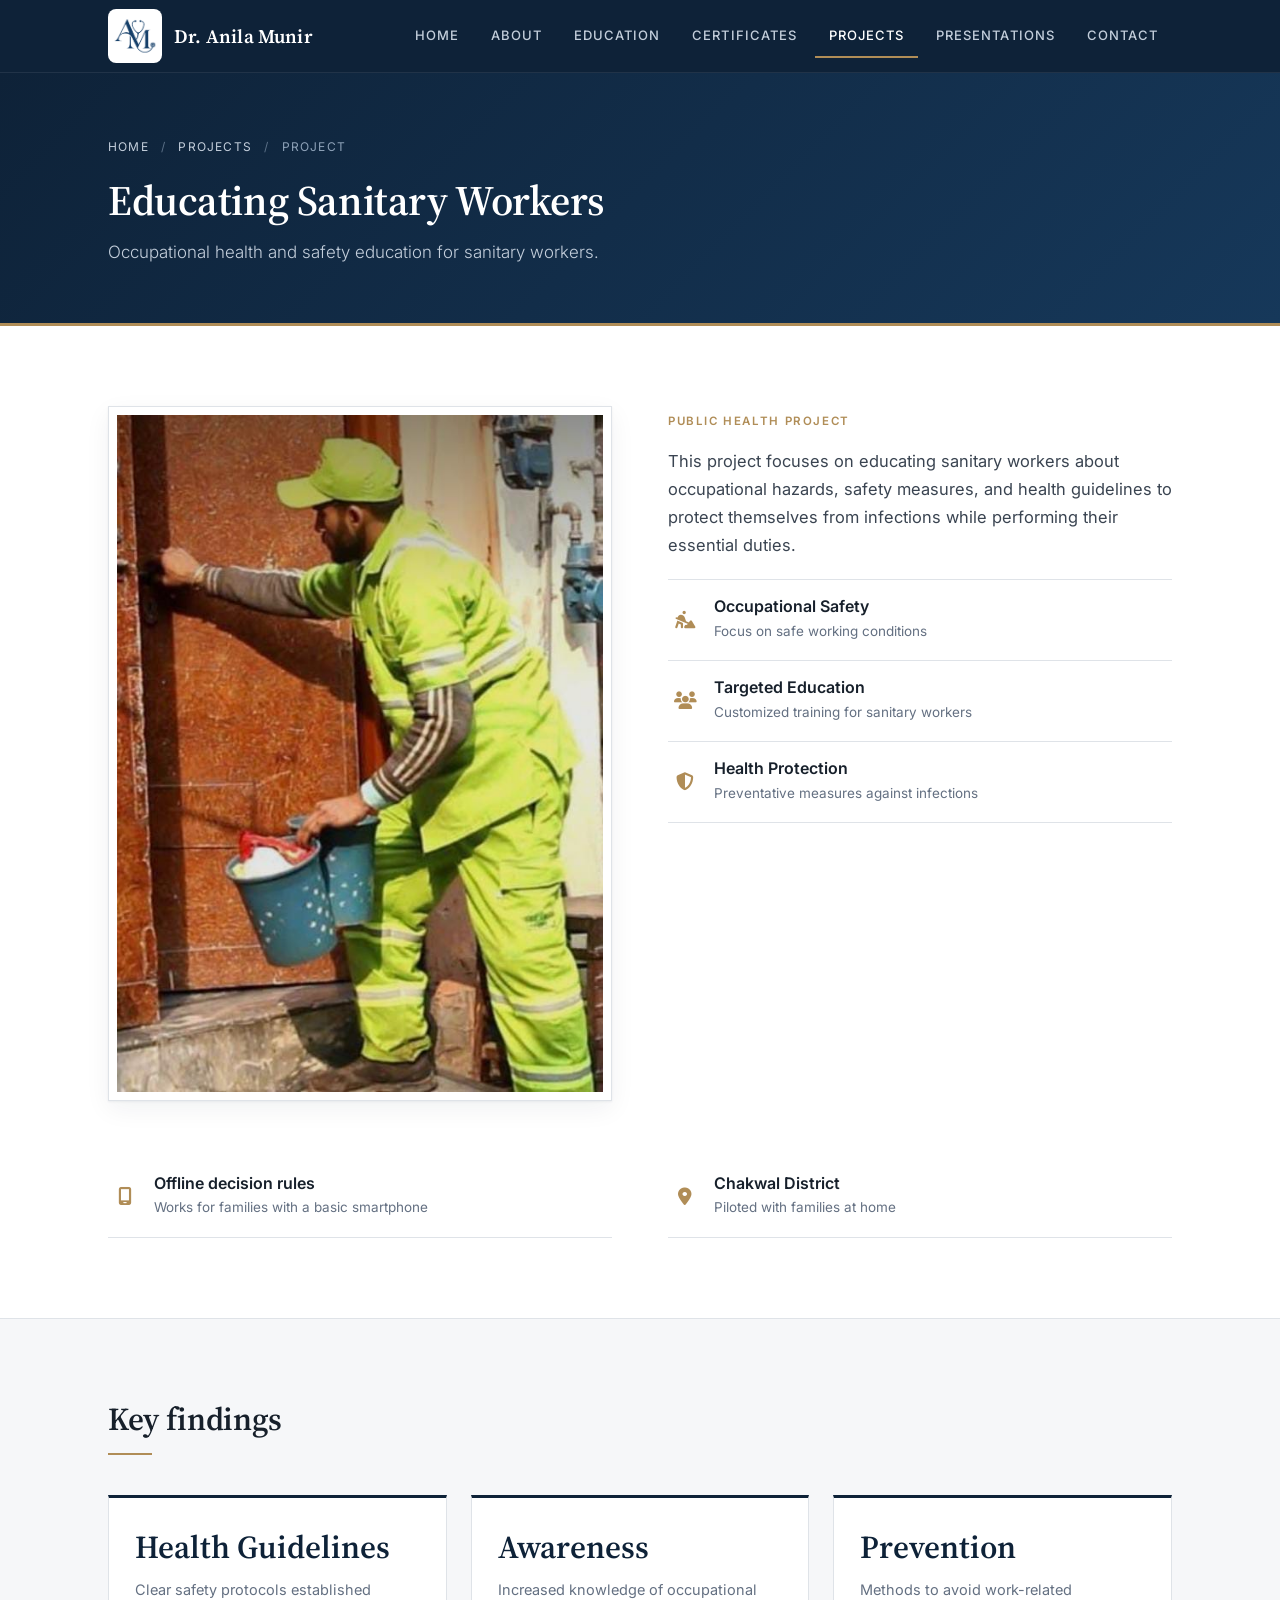
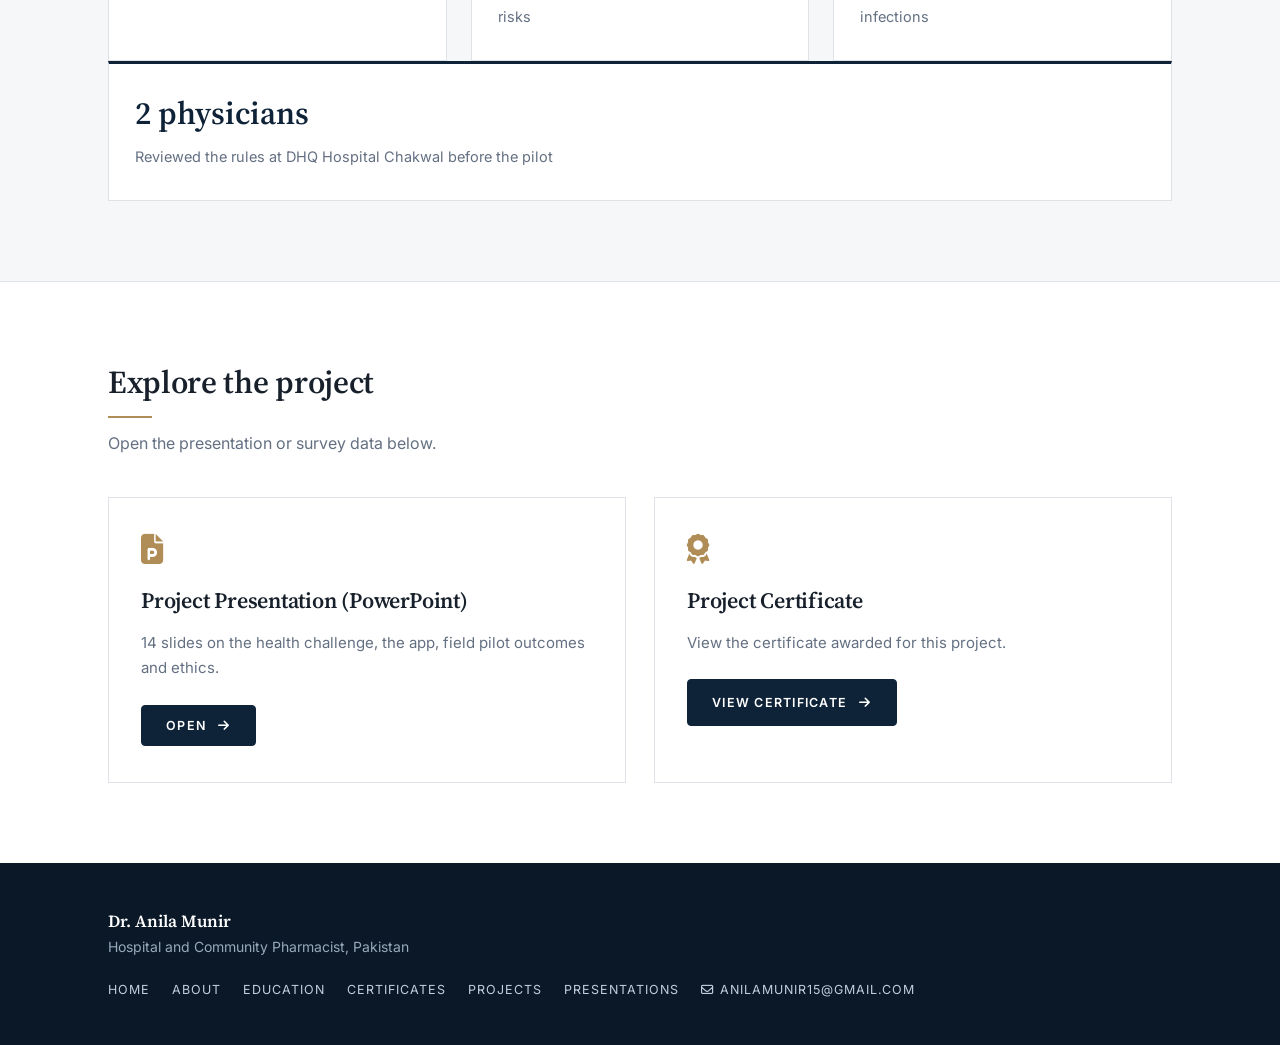
<file: project-sanitary.html>
<!DOCTYPE html>
<html lang="en">
<head>
    <meta charset="UTF-8">
    <meta name="viewport" content="width=device-width, initial-scale=1.0">
    <title>Educating Sanitary Workers - Dr. Anila Munir</title>
    <meta name="description" content="Portfolio of Dr. Anila Munir, HOSPITAL & COMMUNITY PHARMACIST (Pharm.D).">
    <meta name="theme-color" content="#0e2238">
    <link rel="icon" href="favicon.ico" sizes="any">
    <link rel="icon" type="image/png" sizes="32x32" href="favicon-32.png">
    <link rel="apple-touch-icon" href="apple-touch-icon.png">
    <meta property="og:type" content="website">
    <meta property="og:site_name" content="Dr. Anila Munir">
    <meta property="og:title" content="Educating Sanitary Workers - Dr. Anila Munir">
    <meta property="og:description" content="Portfolio of Dr. Anila Munir, HOSPITAL & COMMUNITY PHARMACIST (Pharm.D).">
    <meta property="og:image" content="https://YOUR-USERNAME.github.io/YOUR-REPO/og-image.png">
    <meta property="og:image:width" content="1200">
    <meta property="og:image:height" content="630">
    <meta name="twitter:card" content="summary_large_image">
    <meta name="twitter:image" content="https://YOUR-USERNAME.github.io/YOUR-REPO/og-image.png">
    <link rel="stylesheet" href="style.css">
    <link href="https://fonts.googleapis.com/css2?family=Inter:wght@300;400;500;600&family=Source+Serif+4:wght@400;500;600&display=swap" rel="stylesheet">
    <link rel="stylesheet" href="https://cdnjs.cloudflare.com/ajax/libs/font-awesome/6.4.0/css/all.min.css">
</head>
<body>
    <a class="skip-link" href="#main">Skip to content</a>
    <header class="site-header">
        <div class="nav-inner">
            <a class="brand" href="index.html" aria-label="Dr. Anila Munir - home">
                <img class="brand-logo" src="logo.svg" alt="" width="44" height="44">
                <span class="brand-name">Dr. Anila Munir</span>
            </a>
            <button class="nav-toggle" type="button" aria-label="Open menu" aria-expanded="false"><i class="fa-solid fa-bars"></i></button>
            <ul class="nav-links">
                <li><a href="index.html">Home</a></li>
                <li><a href="about.html">About</a></li>
                <li><a href="education.html">Education</a></li>
                <li><a href="certificates.html">Certificates</a></li>
                <li><a href="projects.html" class="active" aria-current="page">Projects</a></li>
                <li><a href="presentations.html">Presentations</a></li>
                <li><a href="index.html#contact">Contact</a></li>
            </ul>
        </div>
    </header>

    <main id="main">
        <section class="page-hero">
            <div class="container">
                <div class="crumbs"><a href="index.html">Home</a> <span>/</span> <a href="projects.html">Projects</a> <span>/</span> Project</div>
                <h1>Educating Sanitary Workers</h1>
                <p>Occupational health and safety education for sanitary workers.</p>
            </div>
        </section>

        <section class="section">
            <div class="container detail-intro">
                <figure class="detail-photo"><img src="saintary.jpeg" alt="Educating Sanitary Workers" style="object-fit: contain; background: #fff;"></figure>
                <div class="detail-text">
                    <span class="project-tag">Public health project</span>
                    <p>This project focuses on educating sanitary workers about occupational hazards, safety measures, and health guidelines to protect themselves from infections while performing their essential duties.</p>
                    <div class="facts">
                        <div class="fact"><i class="fa-solid fa-person-digging"></i><div><strong>Occupational Safety</strong><span>Focus on safe working conditions</span></div></div>
                        <div class="fact"><i class="fa-solid fa-users"></i><div><strong>Targeted Education</strong><span>Customized training for sanitary workers</span></div></div>
                        <div class="fact"><i class="fa-solid fa-shield-halved"></i><div><strong>Health Protection</strong><span>Preventative measures against infections</span></div></div>
                    </div>
                </div>
                        <div class="fact"><i class="fa-solid fa-mobile-screen"></i><div><strong>Offline decision rules</strong><span>Works for families with a basic smartphone</span></div></div>
                        <div class="fact"><i class="fa-solid fa-location-dot"></i><div><strong>Chakwal District</strong><span>Piloted with families at home</span></div></div>
                    </div>
                </div>
            </div>
        </section>

        <section class="section soft">
            <div class="container">
                <div class="section-head"><h2>Key findings</h2></div>
                <div class="results">
                    <div class="result"><strong>Health Guidelines</strong><span>Clear safety protocols established</span></div>
                    <div class="result"><strong>Awareness</strong><span>Increased knowledge of occupational risks</span></div>
                    <div class="result"><strong>Prevention</strong><span>Methods to avoid work-related infections</span></div>
                </div>
                    <div class="result"><strong>2 physicians</strong><span>Reviewed the rules at DHQ Hospital Chakwal before the pilot</span></div>
                </div>
            </div>
        </section>

        <section class="section">
            <div class="container">
                <div class="section-head">
                    <h2>Explore the project</h2>
                    <p>Open the presentation or survey data below.</p>
                </div>
                <div class="open-grid">
                    <div class="open-card">
                        <i class="fa-solid fa-file-powerpoint open-icon"></i>
                        <h3>Project Presentation (PowerPoint)</h3>
                        <p>14 slides on the health challenge, the app, field pilot outcomes and ethics.</p>
                        <button type="button" class="open-btn" data-open="deck">Open <i class="fa-solid fa-arrow-right"></i></button>
                    </div>
                    <div class="open-card">
                        <i class="fa-solid fa-award open-icon"></i>
                        <h3>Project Certificate</h3>
                        <p>View the certificate awarded for this project.</p>
                        <a href="certificates.html#sanitary-certificate" class="open-btn" style="text-decoration: none; display: inline-block; text-align: center; box-sizing: border-box;">View Certificate <i class="fa-solid fa-arrow-right"></i></a>
                    </div>
                </div>

                <div class="viewer" id="deck" data-total="14" data-folder="project_files/sanitary_workers" hidden>
                    <div class="viewer-bar">
                        <h2>Project Presentation (PowerPoint)</h2>
                        <div class="viewer-actions">
                            <a href="#" id="fs-btn"><i class="fa-solid fa-expand"></i> Full screen</a>
                            <a href="project_files/sanitary_workers/Educating Sanitary Workers.pptx" download><i class="fa-solid fa-download"></i> Download PowerPoint</a>
                        </div>
                    </div>
                    <div class="slide-stage" id="slide-stage">
                        <button type="button" class="slide-nav prev" aria-label="Previous slide"><i class="fa-solid fa-chevron-left"></i></button>
                        <img id="slide-img" src="project_files/sanitary_workers/slides/slide-01.jpg" alt="Slide 1 of 14">
                        <button type="button" class="slide-nav next" aria-label="Next slide"><i class="fa-solid fa-chevron-right"></i></button>
                    </div>
                    <p class="slide-count"><span id="slide-num">1</span> / 14</p>
                </div>

            </div>
        </section>
    </main>

    <footer class="site-footer">
        <div class="container footer-inner">
            <div><strong>Dr. Anila Munir</strong><br>Hospital and Community Pharmacist, Pakistan</div>
            <div>
                <a href="index.html">Home</a><a href="about.html">About</a><a href="education.html">Education</a><a href="certificates.html">Certificates</a><a href="projects.html">Projects</a><a href="presentations.html">Presentations</a>
                <a href="mailto:anilamunir15@gmail.com"><i class="fa-regular fa-envelope"></i> anilamunir15@gmail.com</a>
            </div>
        </div>
    </footer>

    <script src="script.js"></script>
</body>
</html>
</file>
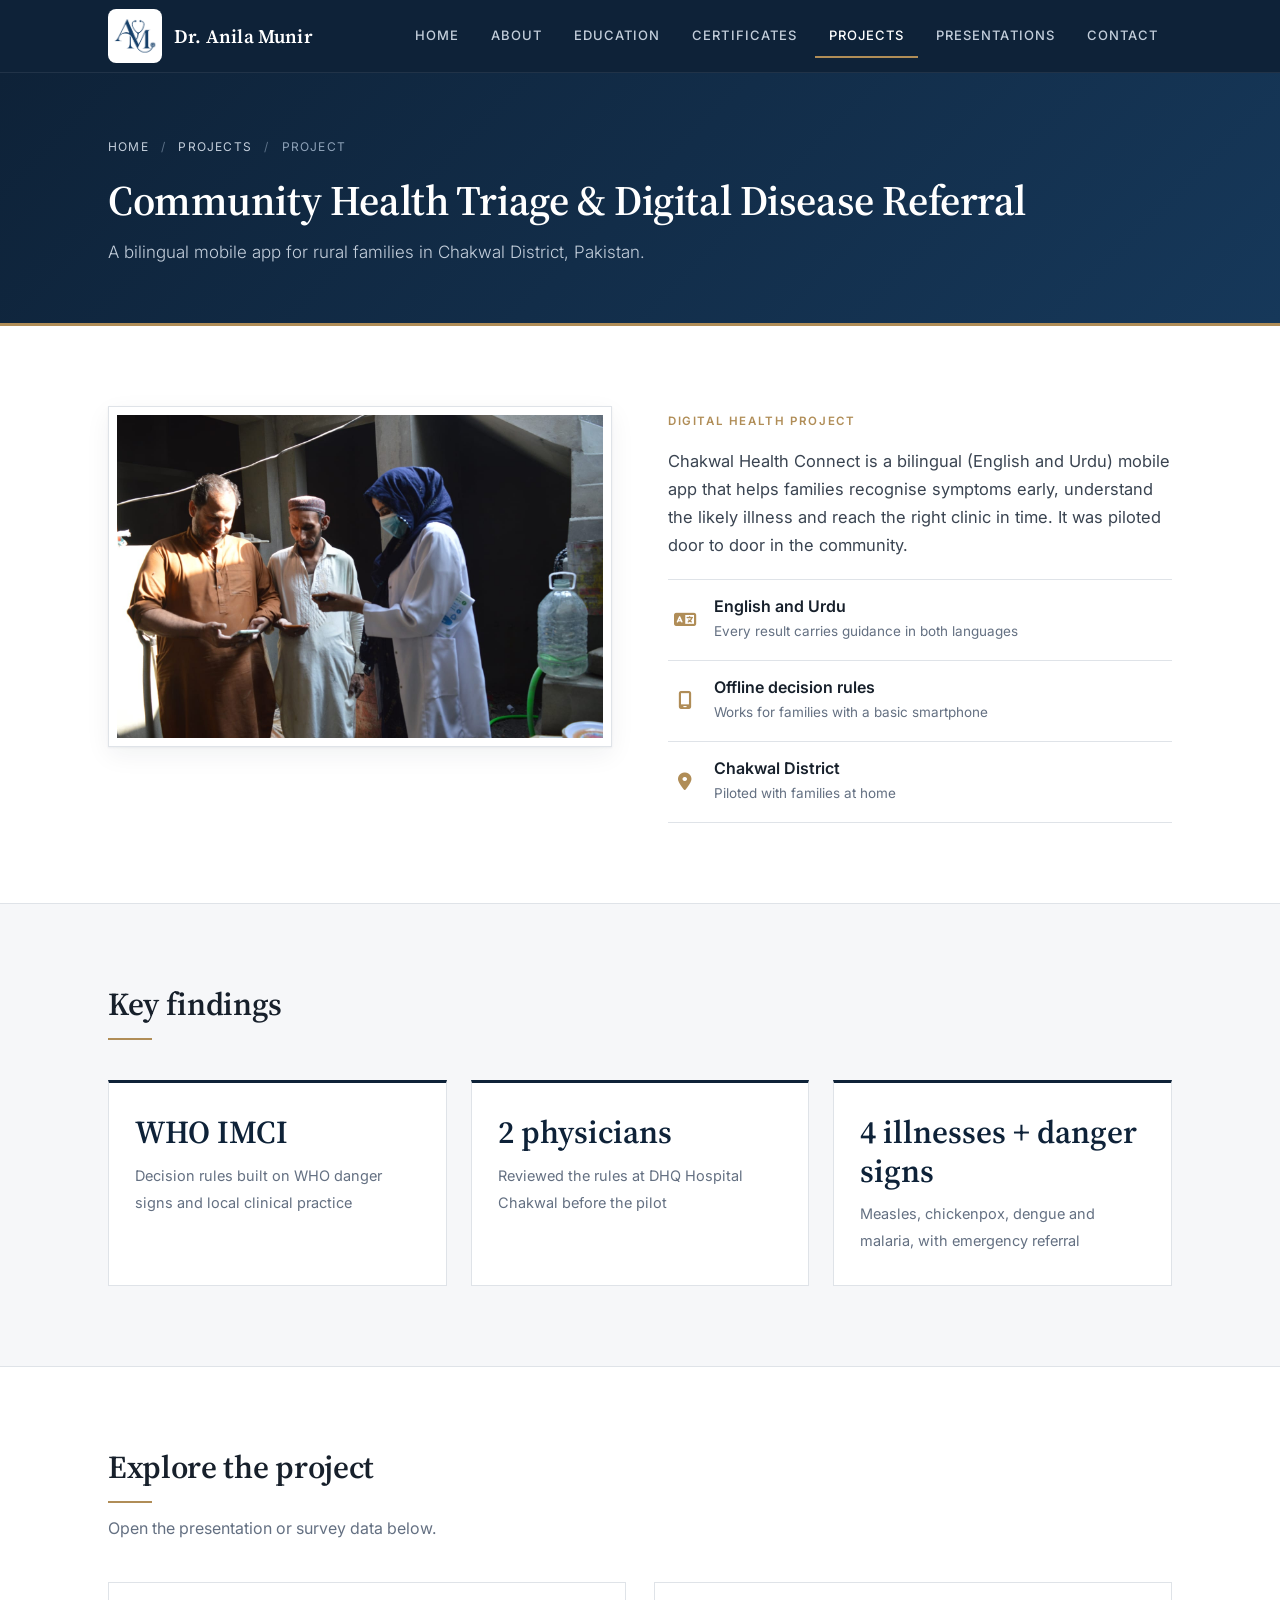
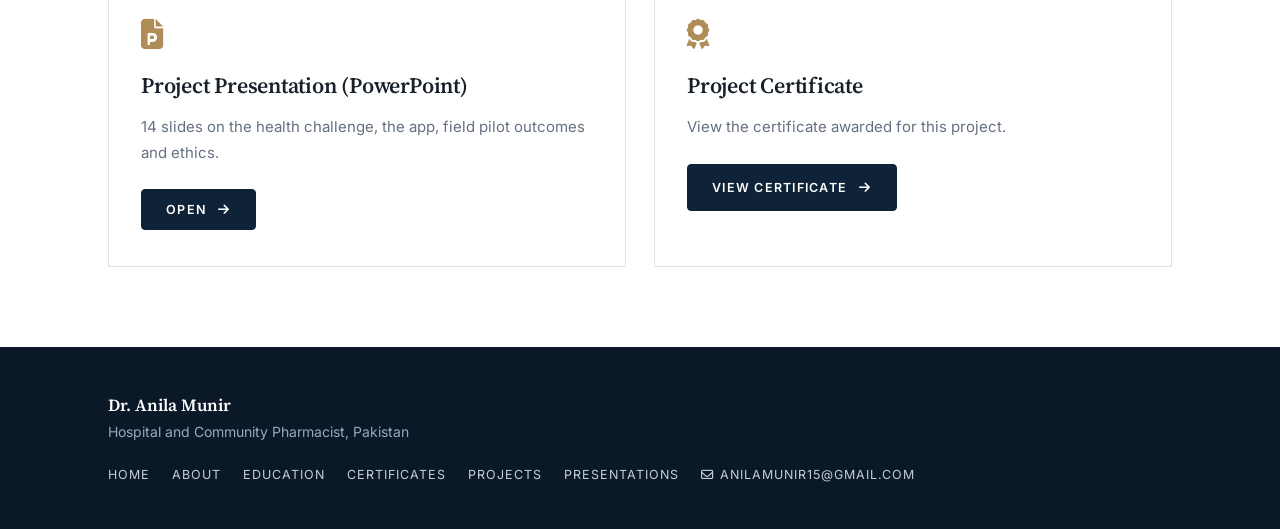
<file: project-triage.html>
<!DOCTYPE html>
<html lang="en">
<head>
    <meta charset="UTF-8">
    <meta name="viewport" content="width=device-width, initial-scale=1.0">
    <title>Community Health Triage and Digital Disease Referral - Dr. Anila Munir</title>
    <meta name="description" content="Portfolio of Dr. Anila Munir, HOSPITAL & COMMUNITY PHARMACIST (Pharm.D).">
    <meta name="theme-color" content="#0e2238">
    <link rel="icon" href="favicon.ico" sizes="any">
    <link rel="icon" type="image/png" sizes="32x32" href="favicon-32.png">
    <link rel="apple-touch-icon" href="apple-touch-icon.png">
    <meta property="og:type" content="website">
    <meta property="og:site_name" content="Dr. Anila Munir">
    <meta property="og:title" content="Community Health Triage and Digital Disease Referral - Dr. Anila Munir">
    <meta property="og:description" content="Portfolio of Dr. Anila Munir, HOSPITAL & COMMUNITY PHARMACIST (Pharm.D).">
    <meta property="og:image" content="https://YOUR-USERNAME.github.io/YOUR-REPO/og-image.png">
    <meta property="og:image:width" content="1200">
    <meta property="og:image:height" content="630">
    <meta name="twitter:card" content="summary_large_image">
    <meta name="twitter:image" content="https://YOUR-USERNAME.github.io/YOUR-REPO/og-image.png">
    <link rel="stylesheet" href="style.css">
    <link href="https://fonts.googleapis.com/css2?family=Inter:wght@300;400;500;600&family=Source+Serif+4:wght@400;500;600&display=swap" rel="stylesheet">
    <link rel="stylesheet" href="https://cdnjs.cloudflare.com/ajax/libs/font-awesome/6.4.0/css/all.min.css">
</head>
<body>
    <a class="skip-link" href="#main">Skip to content</a>
    <header class="site-header">
        <div class="nav-inner">
            <a class="brand" href="index.html" aria-label="Dr. Anila Munir - home">
                <img class="brand-logo" src="logo.svg" alt="" width="44" height="44">
                <span class="brand-name">Dr. Anila Munir</span>
            </a>
            <button class="nav-toggle" type="button" aria-label="Open menu" aria-expanded="false"><i class="fa-solid fa-bars"></i></button>
            <ul class="nav-links">
                <li><a href="index.html">Home</a></li>
                <li><a href="about.html">About</a></li>
                <li><a href="education.html">Education</a></li>
                <li><a href="certificates.html">Certificates</a></li>
                <li><a href="projects.html" class="active" aria-current="page">Projects</a></li>
                <li><a href="presentations.html">Presentations</a></li>
                <li><a href="index.html#contact">Contact</a></li>
            </ul>
        </div>
    </header>

    <main id="main">
        <section class="page-hero">
            <div class="container">
                <div class="crumbs"><a href="index.html">Home</a> <span>/</span> <a href="projects.html">Projects</a> <span>/</span> Project</div>
                <h1>Community Health Triage &amp; Digital Disease Referral</h1>
                <p>A bilingual mobile app for rural families in Chakwal District, Pakistan.</p>
            </div>
        </section>

        <section class="section">
            <div class="container detail-intro">
                <figure class="detail-photo"><img src="triage_app_field.jpeg" alt="Community Health Triage and Digital Referral"></figure>
                <div class="detail-text">
                    <span class="project-tag">Digital health project</span>
                    <p>Chakwal Health Connect is a bilingual (English and Urdu) mobile app that helps families recognise symptoms early, understand the likely illness and reach the right clinic in time. It was piloted door to door in the community.</p>
                    <div class="facts">
                        <div class="fact"><i class="fa-solid fa-language"></i><div><strong>English and Urdu</strong><span>Every result carries guidance in both languages</span></div></div>
                        <div class="fact"><i class="fa-solid fa-mobile-screen"></i><div><strong>Offline decision rules</strong><span>Works for families with a basic smartphone</span></div></div>
                        <div class="fact"><i class="fa-solid fa-location-dot"></i><div><strong>Chakwal District</strong><span>Piloted with families at home</span></div></div>
                    </div>
                </div>
            </div>
        </section>

        <section class="section soft">
            <div class="container">
                <div class="section-head"><h2>Key findings</h2></div>
                <div class="results">
                    <div class="result"><strong>WHO IMCI</strong><span>Decision rules built on WHO danger signs and local clinical practice</span></div>
                    <div class="result"><strong>2 physicians</strong><span>Reviewed the rules at DHQ Hospital Chakwal before the pilot</span></div>
                    <div class="result"><strong>4 illnesses + danger signs</strong><span>Measles, chickenpox, dengue and malaria, with emergency referral</span></div>
                </div>
            </div>
        </section>

        <section class="section">
            <div class="container">
                <div class="section-head">
                    <h2>Explore the project</h2>
                    <p>Open the presentation or survey data below.</p>
                </div>
                <div class="open-grid">
                    <div class="open-card">
                        <i class="fa-solid fa-file-powerpoint open-icon"></i>
                        <h3>Project Presentation (PowerPoint)</h3>
                        <p>14 slides on the health challenge, the app, field pilot outcomes and ethics.</p>
                        <button type="button" class="open-btn" data-open="deck">Open <i class="fa-solid fa-arrow-right"></i></button>
                    </div>
                    <div class="open-card">
                        <i class="fa-solid fa-award open-icon"></i>
                        <h3>Project Certificate</h3>
                        <p>View the certificate awarded for this project.</p>
                        <a href="certificates.html#triage-certificate" class="open-btn" style="text-decoration: none; display: inline-block; text-align: center; box-sizing: border-box;">View Certificate <i class="fa-solid fa-arrow-right"></i></a>
                    </div>
                </div>

                <div class="viewer" id="deck" data-total="14" data-folder="project_files/triage" hidden>
                    <div class="viewer-bar">
                        <h2>Project Presentation (PowerPoint)</h2>
                        <div class="viewer-actions">
                            <a href="#" id="fs-btn"><i class="fa-solid fa-expand"></i> Full screen</a>
                            <a href="project_files/triage/triage_presentation.pptx" download><i class="fa-solid fa-download"></i> Download PowerPoint</a>
                        </div>
                    </div>
                    <div class="slide-stage" id="slide-stage">
                        <button type="button" class="slide-nav prev" aria-label="Previous slide"><i class="fa-solid fa-chevron-left"></i></button>
                        <img id="slide-img" src="project_files/triage/slides/slide-01.jpg" alt="Slide 1 of 14">
                        <button type="button" class="slide-nav next" aria-label="Next slide"><i class="fa-solid fa-chevron-right"></i></button>
                    </div>
                    <p class="slide-count"><span id="slide-num">1</span> / 14</p>
                </div>

            </div>
        </section>
    </main>

    <footer class="site-footer">
        <div class="container footer-inner">
            <div><strong>Dr. Anila Munir</strong><br>Hospital and Community Pharmacist, Pakistan</div>
            <div>
                <a href="index.html">Home</a><a href="about.html">About</a><a href="education.html">Education</a><a href="certificates.html">Certificates</a><a href="projects.html">Projects</a><a href="presentations.html">Presentations</a>
                <a href="mailto:anilamunir15@gmail.com"><i class="fa-regular fa-envelope"></i> anilamunir15@gmail.com</a>
            </div>
        </div>
    </footer>

    <script src="script.js"></script>
</body>
</html>
</file>
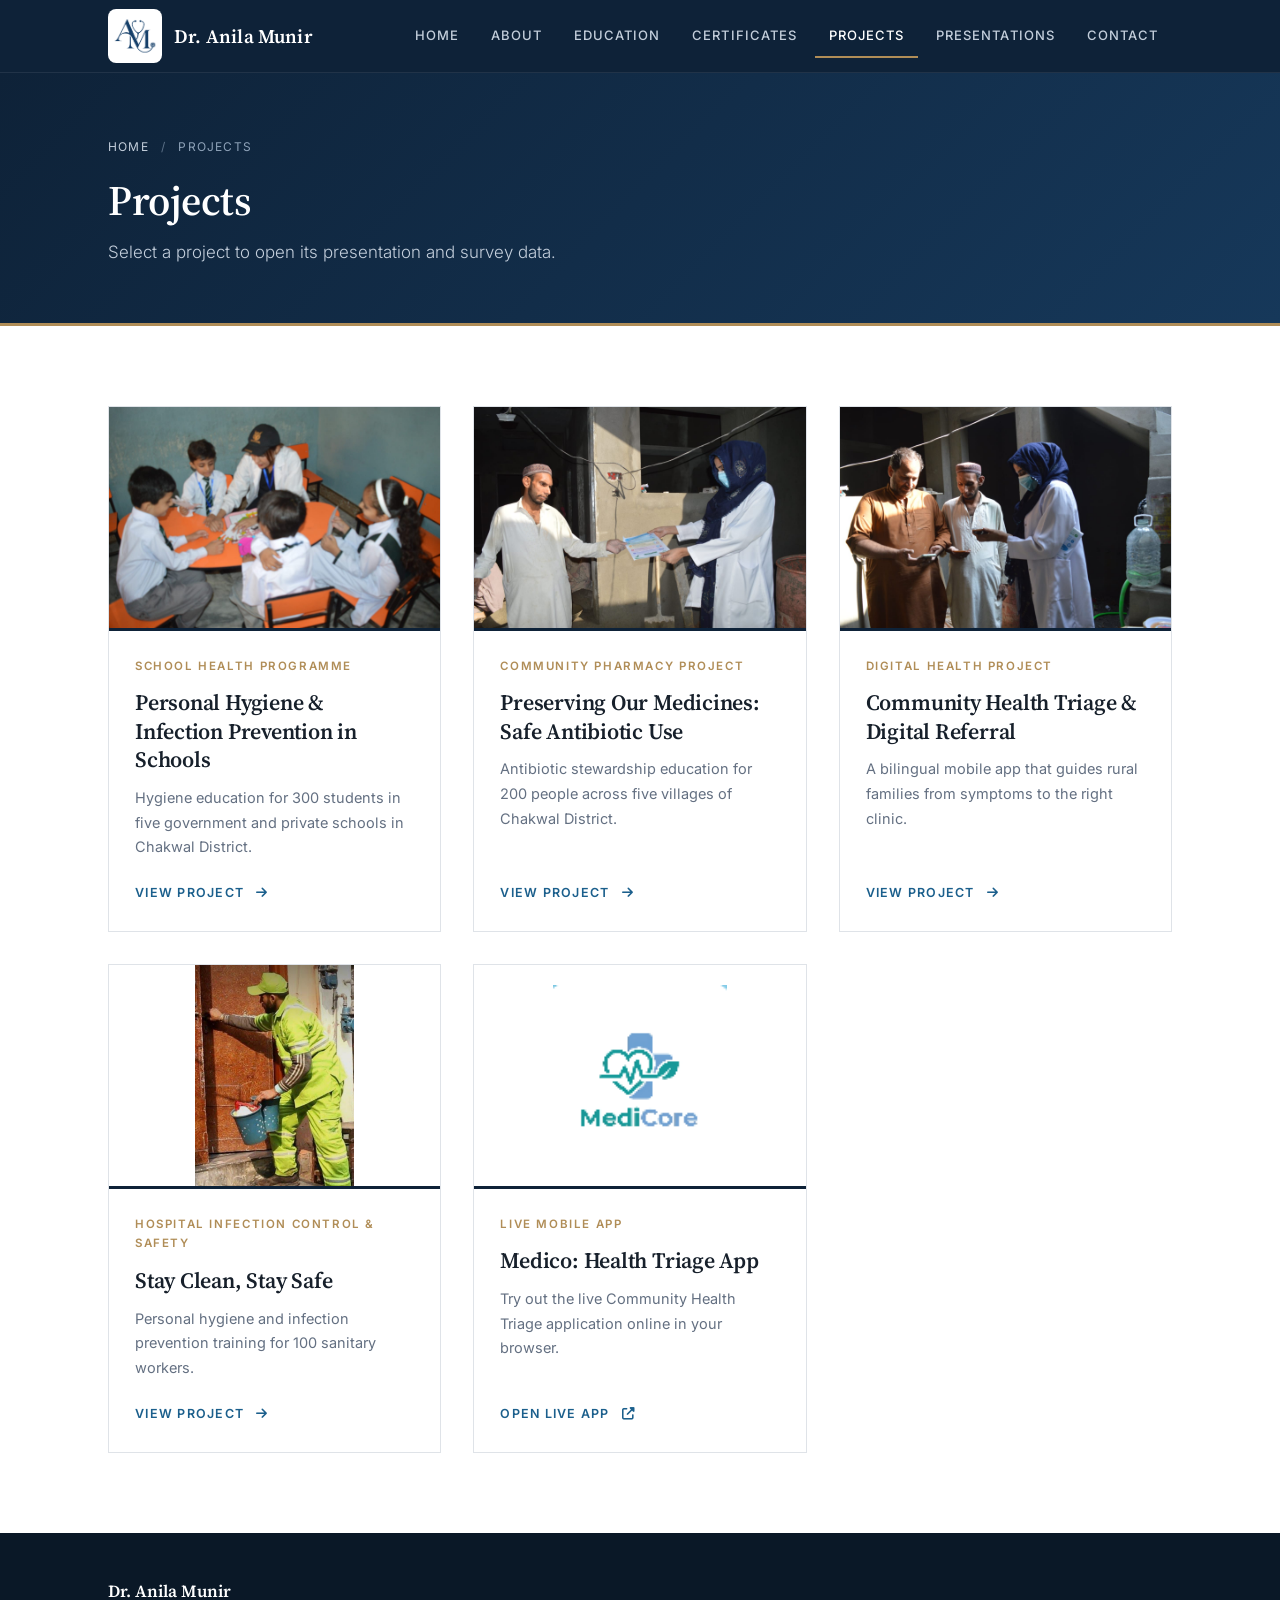
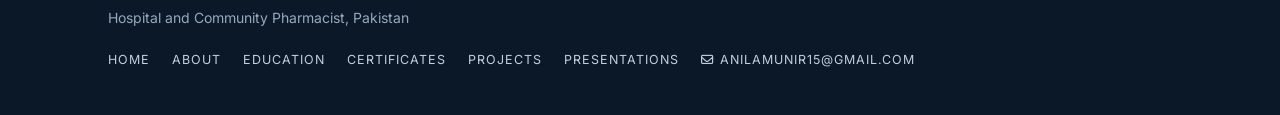
<file: projects.html>
<!DOCTYPE html>
<html lang="en">
<head>
    <meta charset="UTF-8">
    <meta name="viewport" content="width=device-width, initial-scale=1.0">
    <title>Projects - Dr. Anila Munir</title>
    <meta name="description" content="Portfolio of Dr. Anila Munir, HOSPITAL & COMMUNITY PHARMACIST (Pharm.D).">
    <meta name="theme-color" content="#0e2238">
    <link rel="icon" href="favicon.ico" sizes="any">
    <link rel="icon" type="image/png" sizes="32x32" href="favicon-32.png">
    <link rel="apple-touch-icon" href="apple-touch-icon.png">
    <meta property="og:type" content="website">
    <meta property="og:site_name" content="Dr. Anila Munir">
    <meta property="og:title" content="Projects - Dr. Anila Munir">
    <meta property="og:description" content="Portfolio of Dr. Anila Munir, HOSPITAL & COMMUNITY PHARMACIST (Pharm.D).">
    <meta property="og:image" content="https://YOUR-USERNAME.github.io/YOUR-REPO/og-image.png">
    <meta property="og:image:width" content="1200">
    <meta property="og:image:height" content="630">
    <meta name="twitter:card" content="summary_large_image">
    <meta name="twitter:image" content="https://YOUR-USERNAME.github.io/YOUR-REPO/og-image.png">
    <link rel="stylesheet" href="style.css">
    <link href="https://fonts.googleapis.com/css2?family=Inter:wght@300;400;500;600&family=Source+Serif+4:wght@400;500;600&display=swap" rel="stylesheet">
    <link rel="stylesheet" href="https://cdnjs.cloudflare.com/ajax/libs/font-awesome/6.4.0/css/all.min.css">
</head>
<body>
    <a class="skip-link" href="#main">Skip to content</a>
    <header class="site-header">
        <div class="nav-inner">
            <a class="brand" href="index.html" aria-label="Dr. Anila Munir - home">
                <img class="brand-logo" src="logo.svg" alt="" width="44" height="44">
                <span class="brand-name">Dr. Anila Munir</span>
            </a>
            <button class="nav-toggle" type="button" aria-label="Open menu" aria-expanded="false"><i class="fa-solid fa-bars"></i></button>
            <ul class="nav-links">
                <li><a href="index.html">Home</a></li>
                <li><a href="about.html">About</a></li>
                <li><a href="education.html">Education</a></li>
                <li><a href="certificates.html">Certificates</a></li>
                <li><a href="projects.html" class="active" aria-current="page">Projects</a></li>
                <li><a href="presentations.html">Presentations</a></li>
                <li><a href="index.html#contact">Contact</a></li>
            </ul>
        </div>
    </header>

    <main id="main">
        <section class="page-hero">
            <div class="container">
                <div class="crumbs"><a href="index.html">Home</a> <span>/</span> Projects</div>
                <h1>Projects</h1>
                <p>Select a project to open its presentation and survey data.</p>
            </div>
        </section>
        <section class="section">
            <div class="container">
                <div class="project-list">
            <a class="project-card" href="project-hygiene.html">
                <img src="hygiene_session.jpeg" alt="Personal Hygiene and Infection Prevention in Schools">
                <div class="project-body">
                    <span class="project-tag">School health programme</span>
                    <h3 class="project-name">Personal Hygiene &amp; Infection Prevention in Schools</h3>
                    <p class="project-desc">Hygiene education for 300 students in five government and private schools in Chakwal District.</p>
                    <span class="project-click">View project <i class="fa-solid fa-arrow-right"></i></span>
                </div>
            </a>
            <a class="project-card" href="project-antibiotic.html">
                <img src="antibiotic_outreach.jpeg" alt="Preserving Our Medicines: Safe Antibiotic Use">
                <div class="project-body">
                    <span class="project-tag">Community pharmacy project</span>
                    <h3 class="project-name">Preserving Our Medicines: Safe Antibiotic Use</h3>
                    <p class="project-desc">Antibiotic stewardship education for 200 people across five villages of Chakwal District.</p>
                    <span class="project-click">View project <i class="fa-solid fa-arrow-right"></i></span>
                </div>
            </a>
            <a class="project-card" href="project-triage.html">
                <img src="triage_app_field.jpeg" alt="Community Health Triage and Digital Referral">
                <div class="project-body">
                    <span class="project-tag">Digital health project</span>
                    <h3 class="project-name">Community Health Triage &amp; Digital Referral</h3>
                    <p class="project-desc">A bilingual mobile app that guides rural families from symptoms to the right clinic.</p>
                    <span class="project-click">View project <i class="fa-solid fa-arrow-right"></i></span>
                </div>
            </a>
            <a class="project-card" href="project-sanitary.html">
                <img src="saintary.jpeg" alt="Stay Clean, Stay Safe" style="object-fit: contain; background: #fff;">
                <div class="project-body">
                    <span class="project-tag">Hospital Infection Control & Safety</span>
                    <h3 class="project-name">Stay Clean, Stay Safe</h3>
                    <p class="project-desc">Personal hygiene and infection prevention training for 100 sanitary workers.</p>
                    <span class="project-click">View project <i class="fa-solid fa-arrow-right"></i></span>
                </div>
            </a>
            <a class="project-card" href="https://medico-1aa0a.web.app/" target="_blank">
                <img src="medicore_logo.png" alt="Live Medico App" style="object-fit: contain; padding: 20px; background: white;">
                <div class="project-body">
                    <span class="project-tag">Live Mobile App</span>
                    <h3 class="project-name">Medico: Health Triage App</h3>
                    <p class="project-desc">Try out the live Community Health Triage application online in your browser.</p>
                    <span class="project-click">Open Live App <i class="fa-solid fa-up-right-from-square"></i></span>
                </div>
            </a>
                </div>
            </div>
        </section>
    </main>

    <footer class="site-footer">
        <div class="container footer-inner">
            <div><strong>Dr. Anila Munir</strong><br>Hospital and Community Pharmacist, Pakistan</div>
            <div>
                <a href="index.html">Home</a><a href="about.html">About</a><a href="education.html">Education</a><a href="certificates.html">Certificates</a><a href="projects.html">Projects</a><a href="presentations.html">Presentations</a>
                <a href="mailto:anilamunir15@gmail.com"><i class="fa-regular fa-envelope"></i> anilamunir15@gmail.com</a>
            </div>
        </div>
    </footer>

    <script src="script.js"></script>
</body>
</html>
</file>
<file: style.css>
/* ==========================================================
   Dr. Anila Munir - Portfolio
   Refined professional theme
   Typography: Source Serif 4 (headings) + Inter (body)
   ========================================================== */

:root {
    --ink: #17202b;
    --text: #3a4451;
    --slate: #647082;
    --line: #dfe3e8;
    --soft: #f6f7f9;
    --navy: #0e2238;
    --navy-deep: #0a1827;
    --accent: #1b5f8c;
    --accent-dark: #134868;
    --gold: #b08d57;
    --font-heading: 'Source Serif 4', Georgia, 'Times New Roman', serif;
    --font-body: 'Inter', 'Segoe UI', Arial, sans-serif;
    --radius: 4px;
    --shadow: 0 1px 2px rgba(14, 34, 56, 0.06), 0 8px 24px rgba(14, 34, 56, 0.06);
}

* { box-sizing: border-box; }
html { scroll-behavior: smooth; }

body {
    font-family: var(--font-body);
    font-size: 16px;
    color: var(--text);
    margin: 0;
    line-height: 1.7;
    background: #fff;
    -webkit-font-smoothing: antialiased;
}

h1, h2, h3 { color: var(--ink); font-weight: 600; letter-spacing: -0.01em; }
img { max-width: 100%; height: auto; }
a { color: var(--accent); }
:focus-visible { outline: 2px solid var(--accent); outline-offset: 3px; }

.skip-link { position: absolute; left: -999px; top: 8px; background: #fff; padding: 8px 14px; z-index: 100; }
.skip-link:focus { left: 8px; }

.container { max-width: 1120px; margin: 0 auto; padding: 0 28px; }

/* ===== Navigation ===== */
.site-header { background: var(--navy); position: sticky; top: 0; z-index: 50; border-bottom: 1px solid rgba(255,255,255,0.08); }
.nav-inner { max-width: 1120px; margin: 0 auto; padding: 0 28px; display: flex; align-items: center; justify-content: space-between; min-height: 72px; }
.brand { display: flex; align-items: center; gap: 14px; text-decoration: none; color: #fff; }
.brand-mark { width: 36px; height: 36px; border: 1px solid var(--gold); color: var(--gold); display: flex; align-items: center; justify-content: center; font-family: var(--font-heading); font-weight: 600; font-size: 18px; }
.brand-name { font-family: var(--font-heading); font-size: 19px; font-weight: 600; letter-spacing: 0.01em; }
.nav-links { list-style: none; display: flex; gap: 4px; margin: 0; padding: 0; }
.nav-links a { display: block; padding: 10px 14px; color: #c3cedb; text-decoration: none; font-size: 13px; font-weight: 500; letter-spacing: 0.08em; text-transform: uppercase; border-bottom: 2px solid transparent; transition: color 0.2s, border-color 0.2s; }
.nav-links a:hover { color: #fff; }
.nav-links a.active { color: #fff; border-bottom-color: var(--gold); }
.nav-toggle { display: none; background: none; border: 1px solid rgba(255,255,255,0.35); color: #fff; width: 42px; height: 42px; border-radius: var(--radius); font-size: 17px; cursor: pointer; }

/* ===== Page header band ===== */
.page-hero { background: linear-gradient(135deg, var(--navy) 0%, #16385a 100%); color: #fff; padding: 64px 0 56px; border-bottom: 3px solid var(--gold); }
.page-hero h1 { font-family: var(--font-heading); font-size: 42px; line-height: 1.2; font-weight: 600; margin: 0 0 12px; color: #fff; }
.page-hero p { margin: 0; color: #c3cedb; max-width: 720px; font-size: 17px; font-weight: 300; }
.crumbs { font-size: 12px; margin-bottom: 18px; color: #8ea2b8; text-transform: uppercase; letter-spacing: 0.1em; }
.crumbs a { color: #c3cedb; text-decoration: none; }
.crumbs a:hover { color: #fff; }
.crumbs span { margin: 0 8px; opacity: 0.6; }

/* ===== Sections ===== */
.section { padding: 80px 0; }
.section.soft { background: var(--soft); border-top: 1px solid var(--line); border-bottom: 1px solid var(--line); }
.section-head { margin-bottom: 40px; max-width: 720px; }
.section-head h2 { font-family: var(--font-heading); font-size: 32px; line-height: 1.25; margin: 0 0 12px; position: relative; padding-bottom: 16px; }
.section-head h2::after { content: ""; position: absolute; left: 0; bottom: 0; width: 44px; height: 2px; background: var(--gold); }
.section-head p { margin: 0; color: var(--slate); }

/* ===== Buttons ===== */
.btn { display: inline-flex; align-items: center; gap: 10px; padding: 13px 28px; border-radius: var(--radius); font-family: var(--font-body); font-weight: 600; font-size: 13px; letter-spacing: 0.08em; text-transform: uppercase; text-decoration: none; border: 1px solid var(--accent); cursor: pointer; transition: background 0.2s, color 0.2s, border-color 0.2s; }
.btn-primary { background: var(--accent); color: #fff; }
.btn-primary:hover { background: var(--accent-dark); border-color: var(--accent-dark); }
.btn-ghost { background: transparent; color: var(--navy); border-color: var(--navy); }
.btn-ghost:hover { background: var(--navy); color: #fff; }

/* ===== Home hero ===== */
.home-hero { background: var(--soft); padding: 88px 0; border-bottom: 1px solid var(--line); }
.home-hero-grid { display: grid; grid-template-columns: 1.4fr 1fr; gap: 72px; align-items: center; }
.role { color: var(--gold); font-weight: 600; font-size: 12.5px; letter-spacing: 0.18em; text-transform: uppercase; margin: 0 0 18px; }
.home-hero h1 { font-family: var(--font-heading); font-size: 56px; line-height: 1.08; font-weight: 600; margin: 0 0 24px; color: var(--navy); }
.home-hero .lead { font-family: var(--font-heading); font-size: 21px; font-weight: 400; line-height: 1.6; color: var(--ink); margin: 0 0 18px; padding-left: 20px; border-left: 2px solid var(--gold); }
.home-hero p.body { color: var(--text); font-size: 16px; margin: 0 0 34px; }
.hero-actions { display: flex; flex-wrap: wrap; gap: 14px; }
.portrait { justify-self: center; background: #fff; padding: 10px; border: 1px solid var(--line); box-shadow: var(--shadow); max-width: 360px; position: relative; }
.portrait::after { content: ""; position: absolute; inset: 22px -14px -14px 22px; border: 1px solid var(--gold); z-index: -1; }
.portrait img { display: block; width: 100%; height: auto; }

/* ===== Stats band ===== */
.stats { background: var(--navy); color: #fff; }
.stats-grid { display: grid; grid-template-columns: repeat(4, 1fr); }
.stat { padding: 40px 20px; text-align: center; border-left: 1px solid rgba(255,255,255,0.1); }
.stat:first-child { border-left: 0; }
.stat strong { display: block; font-family: var(--font-heading); font-size: 42px; font-weight: 600; line-height: 1.1; color: #fff; margin-bottom: 6px; }
.stat span { font-size: 12.5px; color: #a9b8c9; letter-spacing: 0.06em; text-transform: uppercase; display: block; line-height: 1.5; }

/* ===== Quick links ===== */
.quick-grid { display: grid; grid-template-columns: repeat(4, 1fr); gap: 0; border: 1px solid var(--line); }
.quick { display: flex; flex-direction: column; gap: 8px; padding: 32px 26px; background: #fff; border-left: 1px solid var(--line); text-decoration: none; color: var(--ink); transition: background 0.2s; }
.quick:first-child { border-left: 0; }
.quick:hover { background: var(--soft); }
.quick i { font-size: 20px; color: var(--gold); margin-bottom: 8px; }
.quick strong { font-family: var(--font-heading); font-size: 20px; font-weight: 600; }
.quick span { font-size: 14px; color: var(--slate); line-height: 1.6; }

/* ===== Project cards ===== */
.project-list { display: grid; grid-template-columns: repeat(auto-fit, minmax(300px, 1fr)); gap: 32px; }
.project-card { display: flex; flex-direction: column; background: #fff; border: 1px solid var(--line); text-decoration: none; color: var(--ink); transition: box-shadow 0.25s, border-color 0.25s; }
.project-card:hover, .project-card:focus-visible { box-shadow: var(--shadow); border-color: #c9d0d8; }
.project-card img { display: block; width: 100%; aspect-ratio: 3 / 2; object-fit: cover; }
.project-body { padding: 26px 26px 28px; display: flex; flex-direction: column; gap: 12px; flex: 1; border-top: 3px solid var(--navy); }
.project-tag { align-self: flex-start; color: var(--gold); font-weight: 600; font-size: 11.5px; letter-spacing: 0.14em; text-transform: uppercase; padding: 0; background: none; }
.project-name { font-family: var(--font-heading); font-size: 22px; font-weight: 600; line-height: 1.3; margin: 0; }
.project-desc { color: var(--slate); font-size: 14.5px; margin: 0; }
.project-click { margin-top: auto; padding-top: 10px; font-weight: 600; color: var(--accent); font-size: 12.5px; letter-spacing: 0.1em; text-transform: uppercase; }
.project-click i { margin-left: 8px; transition: transform 0.2s; }
.project-card:hover .project-click i { transform: translateX(5px); }

/* ===== Expertise ===== */
.expertise-grid { display: grid; grid-template-columns: repeat(auto-fit, minmax(190px, 1fr)); gap: 0; border-top: 1px solid var(--line); border-left: 1px solid var(--line); }
.expertise { background: #fff; border-right: 1px solid var(--line); border-bottom: 1px solid var(--line); padding: 30px 24px; }
.expertise i { font-size: 20px; color: var(--gold); margin-bottom: 16px; display: block; }
.expertise strong { font-family: var(--font-heading); font-size: 17px; font-weight: 600; line-height: 1.4; display: block; color: var(--ink); }

/* ===== Contact band ===== */
.contact-band { background: var(--navy); color: #fff; text-align: center; padding: 80px 0; border-top: 3px solid var(--gold); }
.contact-band h2 { font-family: var(--font-heading); font-size: 34px; margin: 0 0 12px; color: #fff; }
.contact-band p { margin: 0 0 30px; color: #b9c6d4; font-weight: 300; }
.contact-band .btn { background: transparent; color: #fff; border-color: rgba(255,255,255,0.6); text-transform: none; letter-spacing: 0.02em; font-size: 15px; }
.contact-band .btn:hover { background: #fff; color: var(--navy); border-color: #fff; }

/* ===== About ===== */
.exp-list { display: grid; gap: 32px; }
.exp-row { display: grid; grid-template-columns: 240px 1fr; gap: 40px; background: #fff; border: 1px solid var(--line); border-left: 3px solid var(--gold); padding: 36px; align-items: start; }
.exp-side img { display: block; width: 100%; height: auto; }
.exp-icon { height: 100%; min-height: 150px; background: var(--soft); border: 1px solid var(--line); display: flex; align-items: center; justify-content: center; color: var(--navy); font-size: 44px; }
.exp-row h3 { font-family: var(--font-heading); font-size: 23px; line-height: 1.35; margin: 0 0 16px; }
.exp-row ul { margin: 0; padding-left: 20px; }
.exp-row li { margin-bottom: 12px; color: var(--text); }
.exp-row li::marker { color: var(--gold); }
.exp-row strong { color: var(--ink); font-weight: 600; }

/* ===== Education ===== */
.edu-intro { display: grid; grid-template-columns: 1.6fr 1fr; gap: 56px; align-items: start; }
.edu-summary .lead { font-family: var(--font-heading); font-size: 23px; font-weight: 500; line-height: 1.55; color: var(--ink); margin: 0 0 20px; }
.edu-summary p { color: var(--text); margin: 0 0 16px; }
.edu-credential { background: #fff; border: 1px solid var(--line); border-top: 3px solid var(--gold); padding: 32px; box-shadow: var(--shadow); }
.edu-credential h3 { font-family: var(--font-heading); font-size: 23px; margin: 0 0 6px; }
.edu-credential .edu-school { color: var(--accent); font-weight: 600; font-size: 13px; letter-spacing: 0.04em; margin: 0 0 20px; }
.edu-facts { list-style: none; margin: 0; padding: 0; font-size: 14px; }
.edu-facts li { display: flex; gap: 14px; padding: 14px 0; border-top: 1px solid var(--line); color: var(--slate); }
.edu-facts i { color: var(--gold); width: 18px; text-align: center; margin-top: 4px; }
.edu-facts strong { display: block; color: var(--ink); font-weight: 600; }

.gallery-row { display: flex; gap: 22px; margin-bottom: 26px; align-items: flex-start; }
.gallery-row.narrow { max-width: 720px; margin-left: auto; margin-right: auto; }
.gallery-row figure { margin: 0; flex: var(--r) 1 0; min-width: 0; }
.gallery-row button { display: block; width: 100%; padding: 6px; border: 1px solid var(--line); background: #fff; cursor: zoom-in; overflow: hidden; }
.gallery-row img { display: block; width: 100%; height: auto; }
.gallery-row figcaption { font-size: 13px; color: var(--slate); margin-top: 10px; text-align: center; letter-spacing: 0.02em; }

.lightbox { border: none; padding: 0; background: transparent; max-width: 96vw; max-height: 96vh; overflow: visible; }
.lightbox::backdrop { background: rgba(6, 14, 24, 0.94); }
.lightbox figure { margin: 0; text-align: center; }
.lightbox img { max-width: 92vw; max-height: 82vh; display: block; margin: 0 auto; }
.lightbox figcaption { color: #fff; margin-top: 14px; font-size: 14px; }
.lb-btn { position: fixed; background: rgba(255,255,255,0.12); color: #fff; border: 1px solid rgba(255,255,255,0.25); width: 44px; height: 44px; border-radius: 50%; font-size: 16px; cursor: pointer; }
.lb-btn:hover { background: rgba(255,255,255,0.25); }
.lb-prev { left: 16px; top: 50%; } .lb-next { right: 16px; top: 50%; } .lb-close { right: 16px; top: 16px; }

/* ===== Project detail ===== */
.detail-intro { display: grid; grid-template-columns: 1fr 1fr; gap: 56px; align-items: start; }
.detail-photo { margin: 0; }
.detail-photo img { display: block; width: 100%; height: auto; border: 1px solid var(--line); padding: 8px; background: #fff; box-shadow: var(--shadow); }
.detail-text p { color: var(--text); margin: 0 0 20px; font-size: 16.5px; }
.detail-text .project-tag { display: inline-block; margin-bottom: 16px; }
.facts { display: grid; gap: 0; margin-top: 8px; border-top: 1px solid var(--line); }
.fact { display: flex; gap: 16px; align-items: center; padding: 16px 4px; border-bottom: 1px solid var(--line); }
.fact i { color: var(--gold); font-size: 18px; width: 26px; text-align: center; }
.fact strong { display: block; line-height: 1.3; color: var(--ink); font-weight: 600; }
.fact span { font-size: 13.5px; color: var(--slate); }

.results { display: grid; grid-template-columns: repeat(auto-fit, minmax(230px, 1fr)); gap: 24px; }
.result { background: #fff; border: 1px solid var(--line); border-top: 3px solid var(--navy); padding: 30px 26px; }
.result strong { display: block; font-family: var(--font-heading); font-size: 32px; font-weight: 600; color: var(--navy); line-height: 1.2; margin-bottom: 10px; }
.result span { color: var(--slate); font-size: 14.5px; }

.open-grid { display: grid; grid-template-columns: 1fr 1fr; gap: 28px; }
.open-grid.single { grid-template-columns: minmax(0, 500px); }
.open-card { background: #fff; border: 1px solid var(--line); padding: 36px 32px; text-align: left; transition: box-shadow 0.25s; }
.open-card:hover { box-shadow: var(--shadow); }
.open-icon { font-size: 30px; color: var(--gold); margin-bottom: 18px; display: block; }
.open-card h3 { font-family: var(--font-heading); font-size: 22px; margin: 0 0 10px; }
.open-card p { color: var(--slate); font-size: 15px; margin: 0 0 24px; }
.open-btn { background: var(--navy); color: #fff; border: 1px solid var(--navy); border-radius: var(--radius); padding: 12px 24px; font-family: var(--font-body); font-weight: 600; font-size: 12.5px; letter-spacing: 0.1em; text-transform: uppercase; cursor: pointer; transition: background 0.2s; }
.open-btn:hover { background: var(--accent); border-color: var(--accent); }
.open-btn i { margin-left: 8px; }

.viewer { margin-top: 56px; scroll-margin-top: 96px; padding-top: 36px; border-top: 1px solid var(--line); }
.viewer[hidden] { display: none; }
.viewer-bar { display: flex; flex-wrap: wrap; justify-content: space-between; align-items: center; gap: 14px; margin-bottom: 20px; }
.viewer-bar h2 { font-family: var(--font-heading); font-size: 25px; margin: 0; }
.viewer-actions { display: flex; flex-wrap: wrap; gap: 10px; }
.viewer-actions a { text-decoration: none; font-size: 12px; font-weight: 600; letter-spacing: 0.08em; text-transform: uppercase; color: var(--navy); border: 1px solid var(--navy); border-radius: var(--radius); padding: 9px 16px; transition: background 0.2s, color 0.2s; }
.viewer-actions a:hover { background: var(--navy); color: #fff; }

.slide-stage { position: relative; background: var(--navy-deep); padding: 14px; box-shadow: var(--shadow); }
.slide-stage img { display: block; width: 100%; height: auto; }
.slide-stage:fullscreen { display: flex; align-items: center; justify-content: center; background: #000; padding: 0; }
.slide-stage:fullscreen img { max-height: 100vh; width: auto; max-width: 100%; }
.slide-nav { position: absolute; top: 50%; transform: translateY(-50%); width: 42px; height: 42px; border: 0; border-radius: 50%; background: rgba(14,34,56,0.82); color: #fff; cursor: pointer; font-size: 15px; transition: background 0.2s; }
.slide-nav:hover { background: var(--accent); }
.slide-nav.prev { left: 26px; } .slide-nav.next { right: 26px; }
.slide-count { text-align: center; color: var(--slate); font-size: 13px; letter-spacing: 0.08em; margin: 14px 0 0; }

.xl-tabs { display: flex; flex-wrap: wrap; gap: 0; margin-bottom: 0; border-bottom: 1px solid var(--line); }
.xl-tab { background: none; border: 0; border-bottom: 2px solid transparent; padding: 12px 20px; margin-bottom: -1px; font-family: var(--font-body); font-weight: 600; font-size: 13px; letter-spacing: 0.04em; color: var(--slate); cursor: pointer; }
.xl-tab:hover { color: var(--navy); }
.xl-tab.active { color: var(--navy); border-bottom-color: var(--gold); }
.xl-wrap { border: 1px solid var(--line); border-top: 0; overflow: auto; max-height: 560px; background: #fff; }
.xl-pane { display: none; } .xl-pane.active { display: block; }
table.xl { border-collapse: collapse; width: 100%; font-size: 13.5px; }
table.xl td, table.xl th { padding: 9px 16px; border-bottom: 1px solid #edf0f3; text-align: left; vertical-align: top; }
table.xl td.num { text-align: right; font-variant-numeric: tabular-nums; }
table.xl .xl-title td { font-family: var(--font-heading); font-size: 19px; font-weight: 600; color: var(--ink); }
table.xl .xl-sec td { background: var(--navy); color: #fff; font-weight: 600; letter-spacing: 0.04em; }
table.xl .xl-head th { background: var(--soft); font-weight: 600; color: var(--ink); white-space: nowrap; }
table.xl .gap td { border: 0; padding: 4px; }
table.xl.data th { position: sticky; top: 0; background: var(--soft); white-space: nowrap; z-index: 1; }
table.xl.data td, table.xl.data th { padding: 7px 12px; white-space: nowrap; }

/* ===== Footer ===== */
.site-footer { background: var(--navy-deep); color: #98a9bc; padding: 44px 0; font-size: 14px; }
.footer-inner { display: flex; flex-wrap: wrap; justify-content: space-between; gap: 20px; align-items: center; }
.footer-inner a { color: #c3cedb; text-decoration: none; margin-right: 22px; font-size: 12.5px; letter-spacing: 0.08em; text-transform: uppercase; }
.footer-inner a:hover { color: #fff; }
.footer-inner strong { color: #fff; font-family: var(--font-heading); font-size: 17px; font-weight: 600; }

/* ===== Responsive ===== */
@media (min-width: 761px) and (max-width: 1020px) {
    .nav-links a { padding: 10px 9px; letter-spacing: 0.04em; font-size: 12px; }
    .brand-name { font-size: 17px; }
}

@media (max-width: 900px) {
    .home-hero-grid, .edu-intro, .detail-intro { grid-template-columns: 1fr; gap: 44px; }
    .home-hero { padding: 64px 0; }
    .home-hero h1 { font-size: 42px; }
    .quick-grid, .stats-grid { grid-template-columns: repeat(2, 1fr); }
    .quick:nth-child(3) { border-left: 0; }
    .quick:nth-child(n+3) { border-top: 1px solid var(--line); }
    .stat:nth-child(3) { border-left: 0; }
    .stat { border-top: 1px solid rgba(255,255,255,0.1); }
    .stat:nth-child(-n+2) { border-top: 0; }
}

@media (max-width: 760px) {
    .nav-toggle { display: block; }
    .nav-inner { flex-wrap: wrap; padding-top: 14px; padding-bottom: 14px; }
    .nav-links { display: none; flex-direction: column; width: 100%; padding: 12px 0 6px; }
    .nav-links.open { display: flex; }
    .nav-links a { border-bottom: 0; border-left: 2px solid transparent; padding: 12px 14px; }
    .nav-links a.active { border-left-color: var(--gold); }
    .page-hero { padding: 48px 0 42px; }
    .page-hero h1 { font-size: 32px; }
    .section { padding: 56px 0; }
    .exp-row { grid-template-columns: 1fr; padding: 26px; gap: 24px; }
    .exp-side { max-width: 240px; }
    .open-grid { grid-template-columns: 1fr; }
    .gallery-row { flex-direction: column; }
    .gallery-row figure { flex: none; width: 100%; }
    .slide-nav { width: 36px; height: 36px; }
    .slide-nav.prev { left: 18px; } .slide-nav.next { right: 18px; }
    .portrait::after { display: none; }
    .quick-grid { grid-template-columns: 1fr; }
    .quick { border-left: 0; border-top: 1px solid var(--line); }
    .quick:first-child { border-top: 0; }
}

@media (prefers-reduced-motion: reduce) {
    * { transition: none !important; scroll-behavior: auto !important; }
}

/* ===== Certificates ===== */
.cert-grid { display: grid; grid-template-columns: repeat(auto-fill, minmax(280px, 1fr)); gap: 28px; }
.cert-card { background: #fff; border: 1px solid var(--line); border-top: 3px solid var(--navy); display: flex; flex-direction: column; transition: box-shadow 0.25s; }
.cert-card:hover { box-shadow: var(--shadow); }
.cert-thumb { display: flex; align-items: center; justify-content: center; aspect-ratio: 4 / 3; background: var(--soft); border: 0; border-bottom: 1px solid var(--line); padding: 10px; margin: 0; width: 100%; color: var(--gold); font-size: 44px; overflow: hidden; }
button.cert-thumb { cursor: zoom-in; }
.cert-thumb img { display: block; max-width: 100%; max-height: 100%; width: auto; height: auto; object-fit: contain; }
.cert-body { padding: 22px 24px 26px; display: flex; flex-direction: column; gap: 8px; }
.cert-body h3 { font-family: var(--font-heading); font-size: 20px; line-height: 1.35; margin: 0; }
.cert-body p { margin: 0; color: var(--slate); font-size: 14.5px; }

/* ===== Logo ===== */
.brand-logo { width: 54px; height: 54px; display: block; flex: none; }
.brand { gap: 12px; }

/* ===== Overview grid (6 cards) ===== */
.quick-grid { grid-template-columns: repeat(3, 1fr); }
.quick:nth-child(3n+1) { border-left: 0; }
.quick:nth-child(n+4) { border-top: 1px solid var(--line); }

/* ===== Presentations ===== */
.deck-grid { display: grid; grid-template-columns: repeat(auto-fill, minmax(300px, 1fr)); gap: 32px; }
.deck-card { background: #fff; border: 1px solid var(--line); display: flex; flex-direction: column; transition: box-shadow 0.25s; }
.deck-card:hover { box-shadow: var(--shadow); }
.deck-thumb { display: block; background: var(--navy); }
.deck-thumb img { display: block; width: 100%; aspect-ratio: 16 / 9; object-fit: cover; }
.deck-body { padding: 24px 26px 28px; border-top: 3px solid var(--gold); display: flex; flex-direction: column; gap: 12px; flex: 1; }
.deck-actions { display: flex; flex-wrap: wrap; gap: 10px; margin-top: auto; padding-top: 12px; }
.btn-sm { padding: 10px 16px; font-size: 12.5px; }

@media (max-width: 900px) {
    .quick-grid { grid-template-columns: repeat(2, 1fr); }
    .quick:nth-child(3n+1) { border-left: 1px solid var(--line); }
    .quick:nth-child(odd) { border-left: 0; }
    .quick:nth-child(n+3) { border-top: 1px solid var(--line); }
}
@media (max-width: 760px) {
    .quick-grid { grid-template-columns: 1fr; }
    .quick, .quick:nth-child(odd), .quick:nth-child(3n+1) { border-left: 0; }
    .quick:nth-child(n+2) { border-top: 1px solid var(--line); }
}

/* ===== Footer links wrap on small screens ===== */
.footer-inner > div { min-width: 0; max-width: 100%; }
.footer-inner > div:last-child { display: flex; flex-wrap: wrap; gap: 8px 0; }
.footer-inner > div:last-child a { overflow-wrap: anywhere; }

.exp-row.exp-single { grid-template-columns: 1fr; }
.cert-link { display: inline-flex; align-items: center; gap: 10px; margin-top: 14px; padding: 12px 22px; background: var(--navy); color: #fff; border: 1px solid var(--navy); border-bottom: 3px solid var(--gold); border-radius: var(--radius); font-weight: 600; font-size: 13px; letter-spacing: 0.08em; text-transform: uppercase; text-decoration: none; box-shadow: 0 2px 8px rgba(14,34,56,0.18); transition: background 0.2s, transform 0.2s, box-shadow 0.2s; }
.cert-link .fa-award { color: var(--gold); font-size: 16px; }
.cert-link:hover { background: var(--accent); border-color: var(--accent); transform: translateY(-2px); box-shadow: 0 6px 16px rgba(14,34,56,0.25); }
.cert-link .fa-arrow-right { transition: transform 0.2s; }
.cert-link:hover .fa-arrow-right { transform: translateX(5px); }
.cert-card:target { box-shadow: 0 0 0 3px var(--gold); }
</file>
